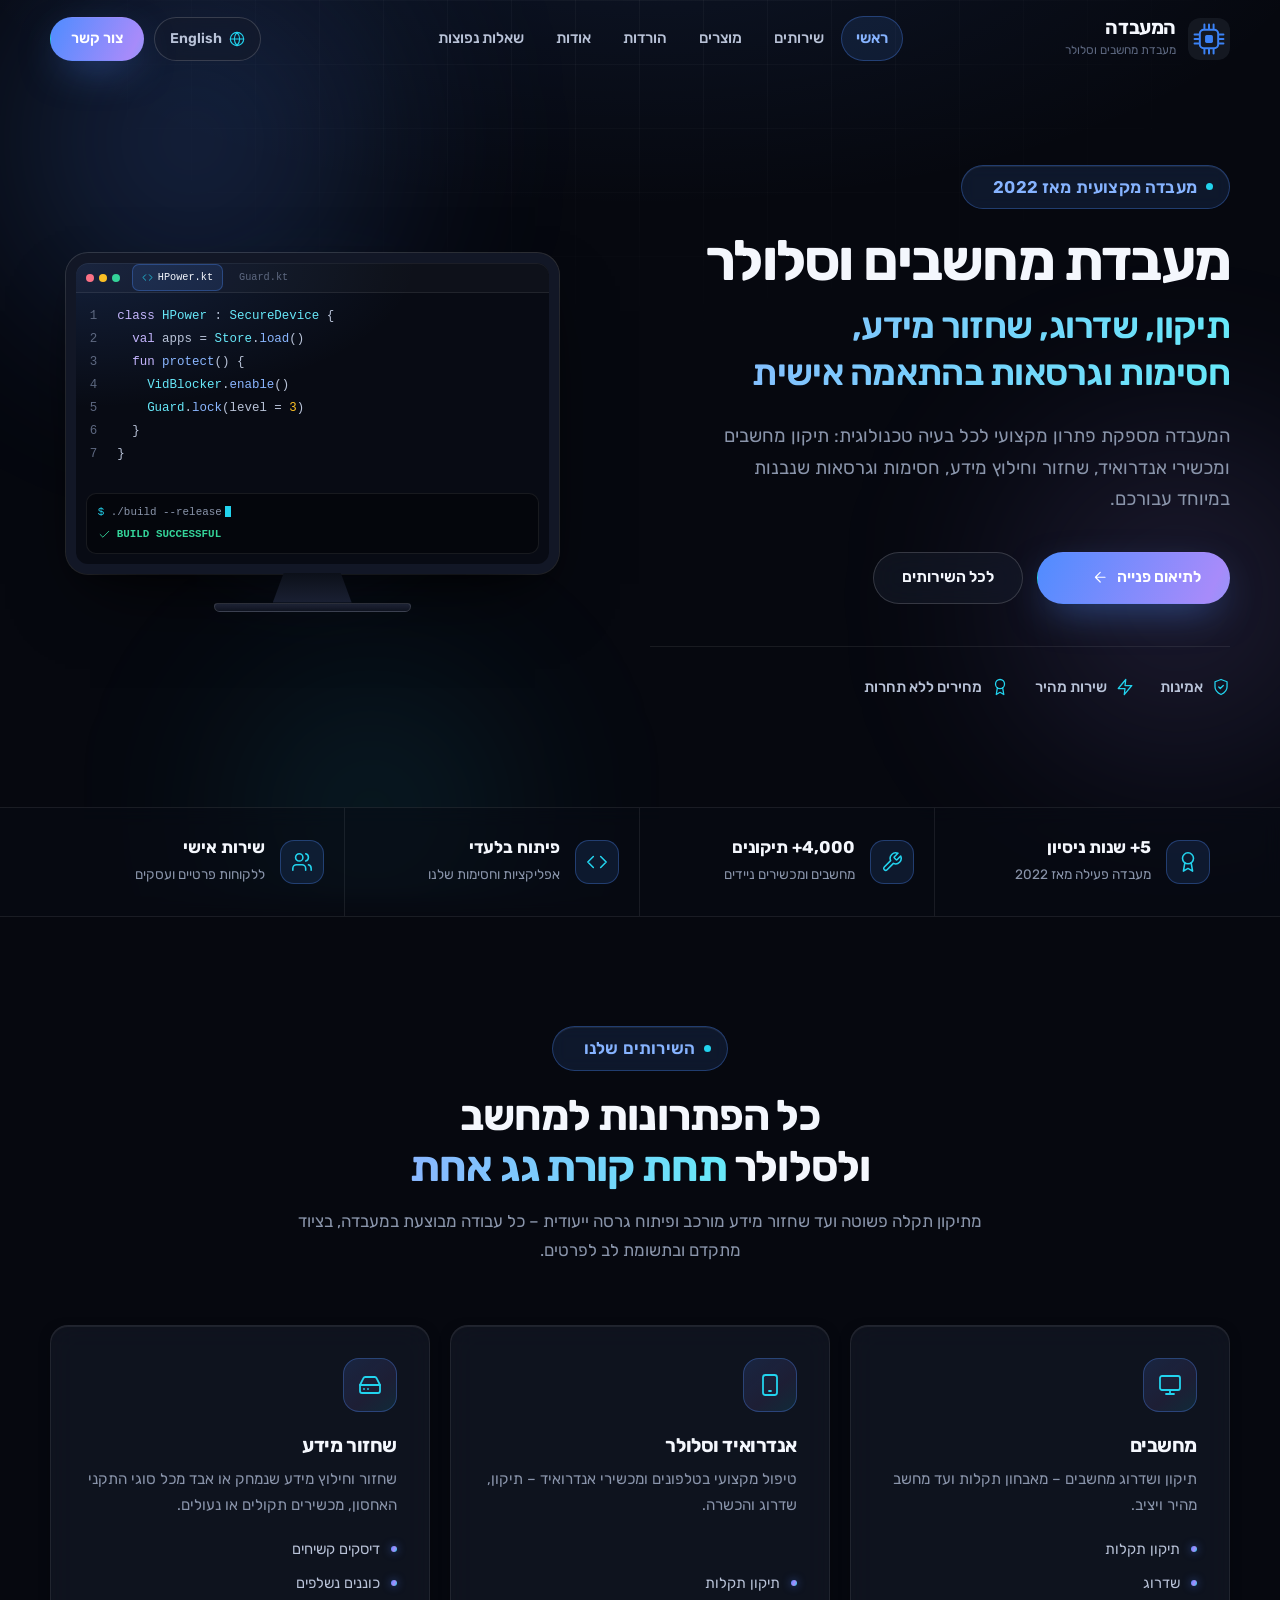
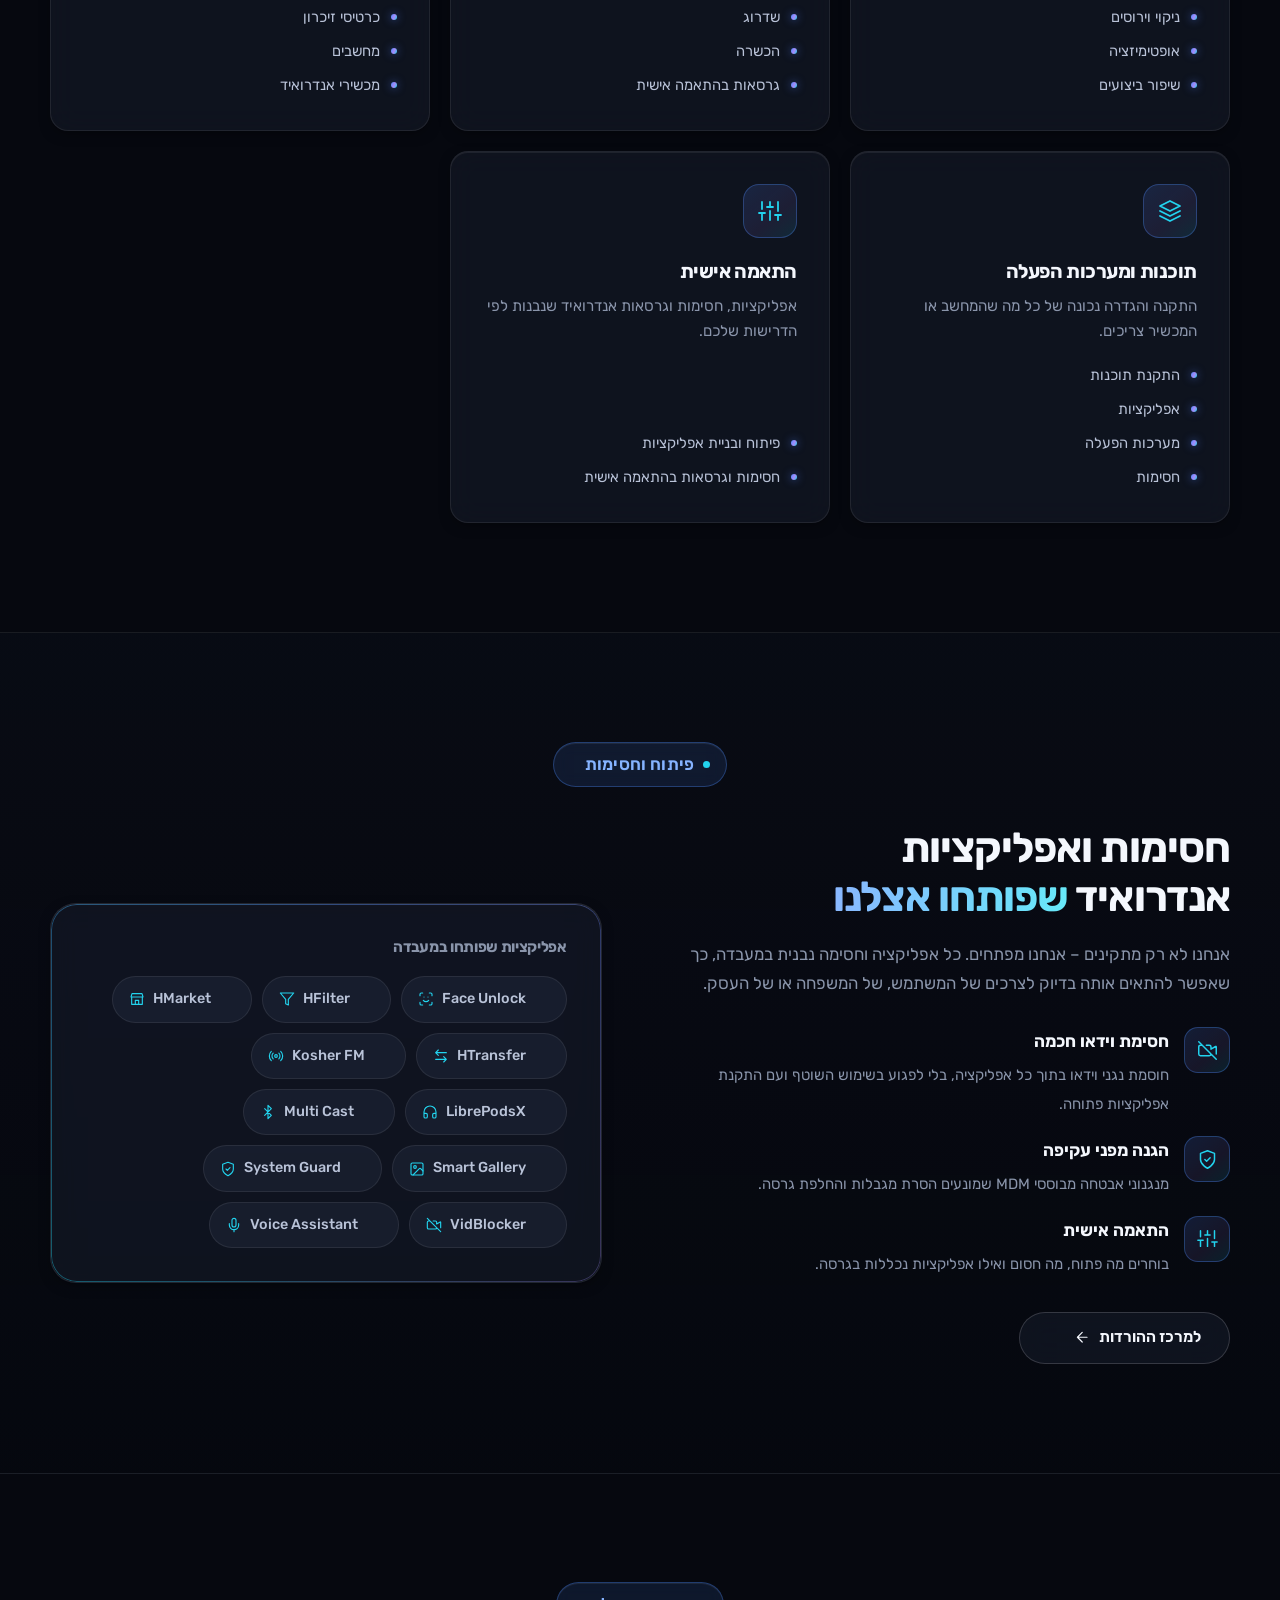
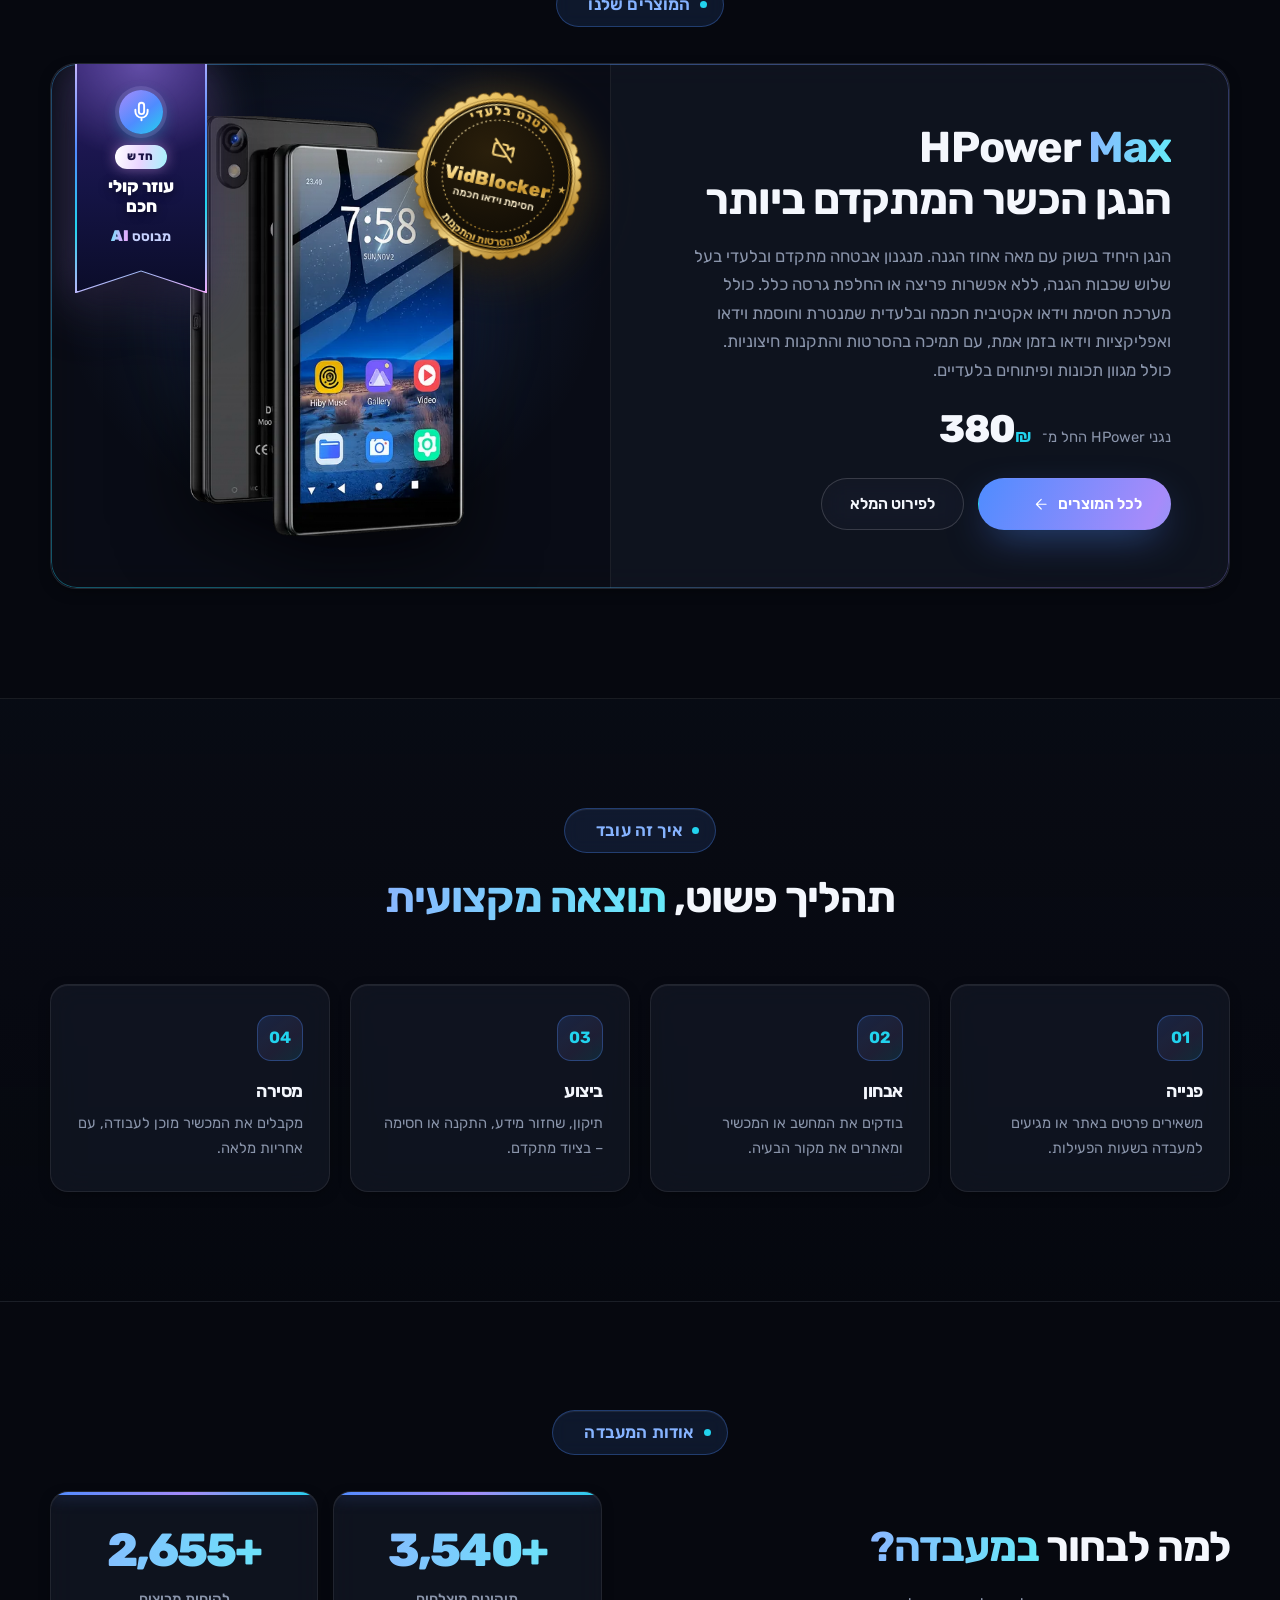
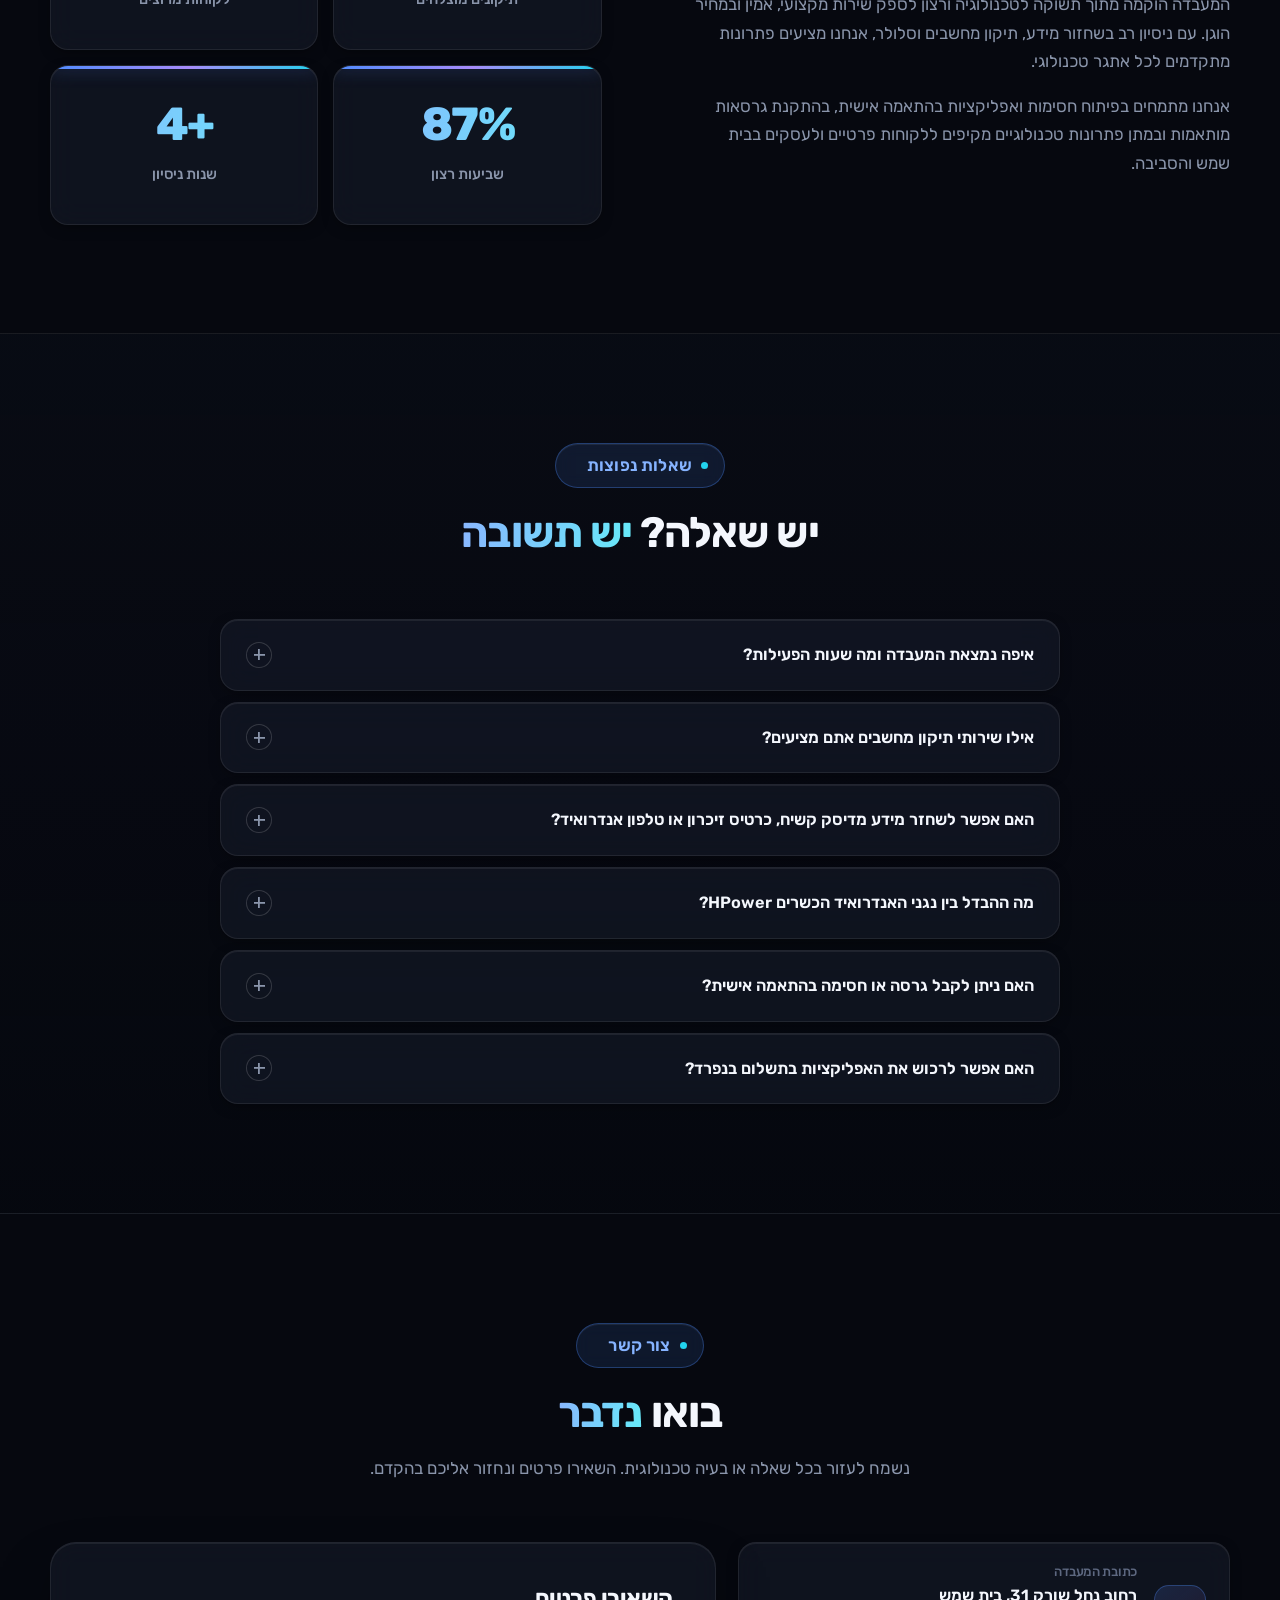
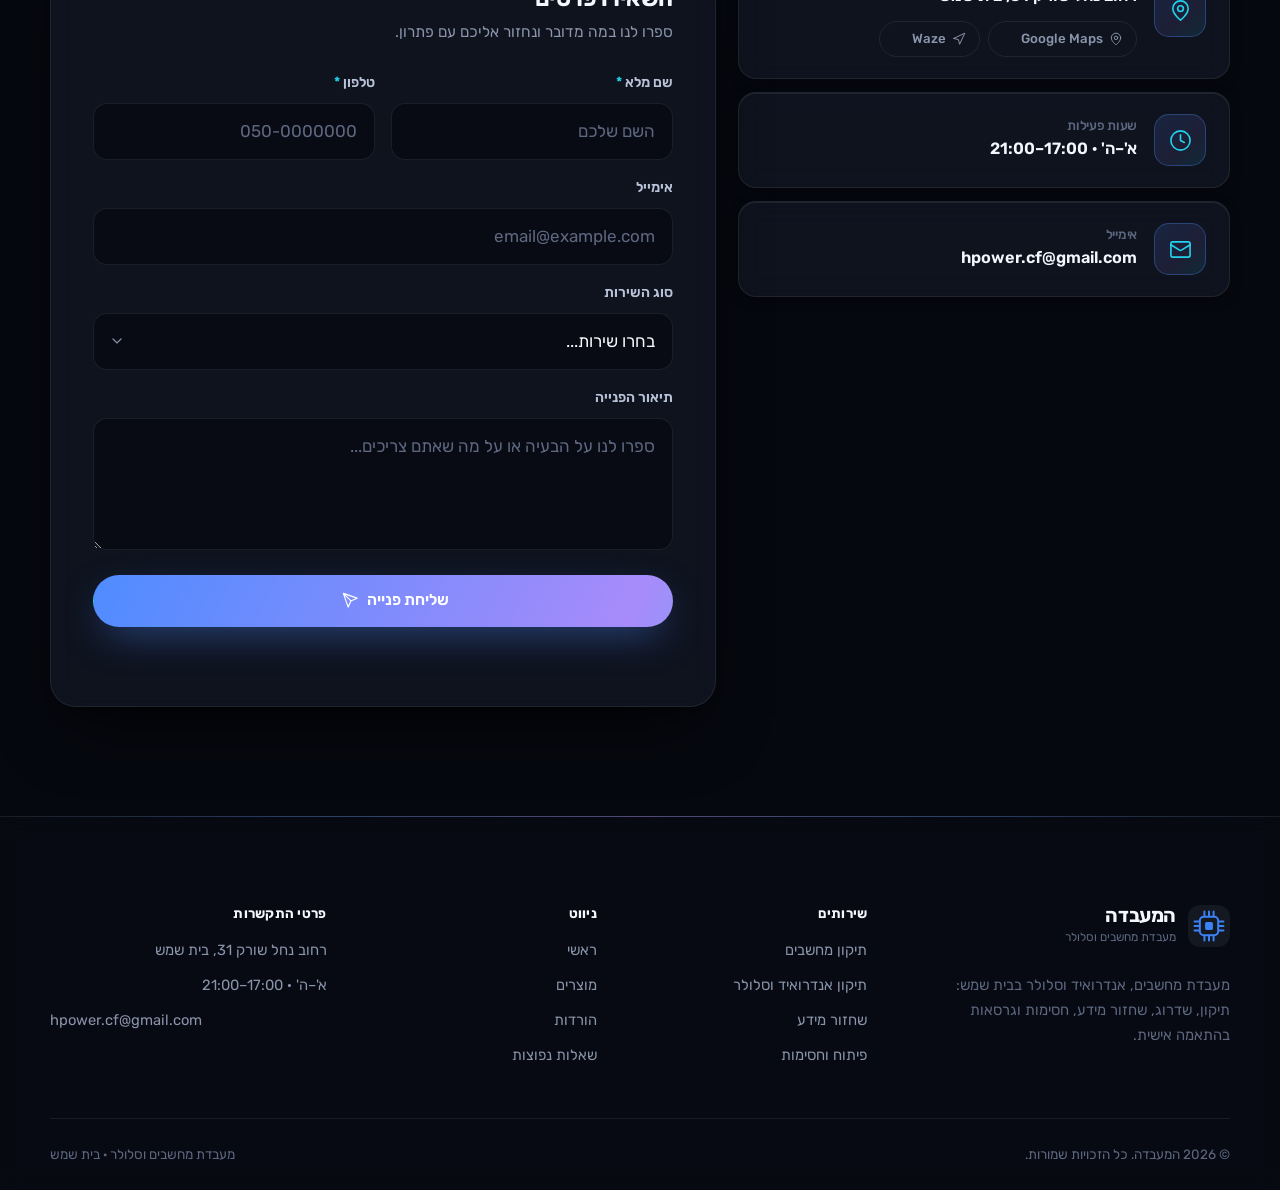
<file: index.html>
<!DOCTYPE html>
<html lang="he" dir="rtl">
<head>
  <meta charset="UTF-8">
  <meta name="viewport" content="width=device-width, initial-scale=1">
  <title>המעבדה | מעבדת מחשבים, סלולר ושחזור מידע בבית שמש</title>
  <meta name="description" content="המעבדה בבית שמש – תיקון מחשבים ומכשירי אנדרואיד, שחזור מידע מדיסקים, כרטיסי זיכרון וטלפונים, נגני אנדרואיד כשרים HPower ופיתוח חסימות וגרסאות בהתאמה אישית.">
  <meta name="robots" content="index, follow, max-image-preview:large">
  <link rel="canonical" href="https://www.yosef-mobile.co.il/">
  <link rel="alternate" hreflang="he" href="https://www.yosef-mobile.co.il/">
  <link rel="alternate" hreflang="en" href="https://www.yosef-mobile.co.il/en/">
  <link rel="alternate" hreflang="x-default" href="https://www.yosef-mobile.co.il/">
  <meta name="theme-color" content="#06080f">
  <meta name="format-detection" content="telephone=no">

  <meta property="og:type" content="website">
  <meta property="og:locale" content="he_IL">
  <meta property="og:site_name" content="המעבדה">
  <meta property="og:title" content="המעבדה | מעבדת מחשבים, סלולר ושחזור מידע בבית שמש">
  <meta property="og:description" content="תיקון מחשבים ואנדרואיד, שחזור מידע, נגני אנדרואיד כשרים וחסימות בהתאמה אישית – שירות מקצועי ואישי בבית שמש.">
  <meta property="og:url" content="https://www.yosef-mobile.co.il/">
  <meta property="og:image" content="https://www.yosef-mobile.co.il/assets/img/og-image.jpg">
  <meta property="og:image:width" content="1200">
  <meta property="og:image:height" content="630">
  <meta property="og:image:alt" content="המעבדה – מעבדת מחשבים וסלולר בבית שמש">
  <meta name="twitter:card" content="summary_large_image">

  <link rel="icon" href="assets/img/favicon.svg" type="image/svg+xml">
  <link rel="icon" href="assets/img/favicon-32.png" sizes="32x32" type="image/png">
  <link rel="apple-touch-icon" href="assets/img/apple-touch-icon.png">
  <link rel="manifest" href="site.webmanifest">

  <link rel="preconnect" href="https://fonts.googleapis.com">
  <link rel="preconnect" href="https://fonts.gstatic.com" crossorigin>
  <link rel="stylesheet" href="https://fonts.googleapis.com/css2?family=Rubik:wght@300..900&display=swap">
  <link rel="stylesheet" href="assets/css/style.css">
  <script>document.documentElement.classList.add("js")</script>

  <script type="application/ld+json">
  {
    "@context": "https://schema.org",
    "@graph": [
      {
        "@type": "LocalBusiness",
        "@id": "https://www.yosef-mobile.co.il/#business",
        "name": "המעבדה – מעבדת מחשבים וסלולר",
        "alternateName": ["המעבדה", "HPower"],
        "description": "מעבדת מחשבים, אנדרואיד וסלולר בבית שמש: תיקון מחשבים, תיקון מכשירי אנדרואיד, שחזור מידע, התקנת תוכנות, נגני אנדרואיד כשרים ופיתוח חסימות וגרסאות בהתאמה אישית.",
        "url": "https://www.yosef-mobile.co.il/",
        "email": "hpower.cf@gmail.com",
        "image": "https://www.yosef-mobile.co.il/assets/img/og-image.jpg",
        "logo": "https://www.yosef-mobile.co.il/assets/img/icon-512.png",
        "foundingDate": "2022",
        "currenciesAccepted": "ILS",
        "address": {
          "@type": "PostalAddress",
          "streetAddress": "נחל שורק 31",
          "addressLocality": "בית שמש",
          "addressCountry": "IL"
        },
        "areaServed": { "@type": "City", "name": "בית שמש" },
        "openingHoursSpecification": [
          {
            "@type": "OpeningHoursSpecification",
            "dayOfWeek": ["Sunday", "Monday", "Tuesday", "Wednesday", "Thursday"],
            "opens": "17:00",
            "closes": "21:00"
          }
        ],
        "hasOfferCatalog": {
          "@type": "OfferCatalog",
          "name": "שירותי המעבדה",
          "itemListElement": [
            { "@type": "Offer", "itemOffered": { "@type": "Service", "name": "תיקון מחשבים", "description": "תיקון תקלות, שדרוג, ניקוי וירוסים ושיפור ביצועים למחשבים נייחים וניידים." } },
            { "@type": "Offer", "itemOffered": { "@type": "Service", "name": "תיקון מכשירי אנדרואיד", "description": "תיקון תקלות, שדרוג, הכשרה והתקנת גרסאות בהתאמה אישית לטלפונים ונגני אנדרואיד." } },
            { "@type": "Offer", "itemOffered": { "@type": "Service", "name": "שחזור מידע", "description": "שחזור וחילוץ מידע מדיסקים קשיחים, כוננים נשלפים, כרטיסי זיכרון, מחשבים ומכשירי אנדרואיד." } },
            { "@type": "Offer", "itemOffered": { "@type": "Service", "name": "התקנת תוכנות ומערכות הפעלה", "description": "התקנת תוכנות, אפליקציות, מערכות הפעלה וחסימות." } },
            { "@type": "Offer", "itemOffered": { "@type": "Service", "name": "פיתוח אפליקציות וחסימות בהתאמה אישית", "description": "פיתוח ובניית אפליקציות, חסימות וגרסאות אנדרואיד בהתאמה אישית." } }
          ]
        }
      },
      {
        "@type": "WebSite",
        "@id": "https://www.yosef-mobile.co.il/#website",
        "url": "https://www.yosef-mobile.co.il/",
        "name": "המעבדה",
        "inLanguage": "he-IL",
        "publisher": { "@id": "https://www.yosef-mobile.co.il/#business" }
      },
      {
        "@type": "FAQPage",
        "mainEntity": [
          { "@type": "Question", "name": "איפה נמצאת המעבדה ומה שעות הפעילות?", "acceptedAnswer": { "@type": "Answer", "text": "המעבדה נמצאת ברחוב נחל שורק 31 בבית שמש. שעות הפעילות: ימים א'–ה' בין 17:00 ל־21:00." } },
          { "@type": "Question", "name": "אילו שירותי תיקון מחשבים אתם מציעים?", "acceptedAnswer": { "@type": "Answer", "text": "אנחנו מטפלים בתקלות חומרה ותוכנה, שדרוג, ניקוי וירוסים, אופטימיזציה ושיפור ביצועים, וכן התקנת מערכות הפעלה ותוכנות." } },
          { "@type": "Question", "name": "האם אפשר לשחזר מידע מדיסק קשיח, כרטיס זיכרון או טלפון אנדרואיד?", "acceptedAnswer": { "@type": "Answer", "text": "כן. אנחנו מבצעים שחזור וחילוץ מידע מדיסקים קשיחים, כוננים נשלפים, כרטיסי זיכרון, מחשבים ומכשירי אנדרואיד. הסיכוי להצלחה תלוי במצב ההתקן, ולכן מומלץ להפסיק להשתמש בו מיד ולהביא אותו למעבדה בהקדם." } },
          { "@type": "Question", "name": "מה ההבדל בין נגני האנדרואיד הכשרים HPower?", "acceptedAnswer": { "@type": "Answer", "text": "כל הדגמים כוללים מנגנון בלעדי לחסימת וידאו בכל האפליקציות עם התקנת אפליקציות פתוחה, חנות כשרה ומתקדמת ורדיו כשר בלעדי. HPower Max הוא הנגן הכשר המתקדם ביותר, עם 32GB זיכרון אחסון, חנות של 300 אפליקציות ומשחקים ומנגנון אבטחה בלעדי בעל שלוש שכבות הגנה." } },
          { "@type": "Question", "name": "האם ניתן לקבל גרסה או חסימה בהתאמה אישית?", "acceptedAnswer": { "@type": "Answer", "text": "כן. אנחנו מפתחים גרסאות אנדרואיד, חסימות ואפליקציות בהתאמה אישית ללקוחות פרטיים ולעסקים." } },
          { "@type": "Question", "name": "האם אפשר לרכוש את האפליקציות בתשלום בנפרד?", "acceptedAnswer": { "@type": "Answer", "text": "האפליקציות והשירותים בתשלום אינם נמכרים בנפרד, אלא כחלק מגרסאות ומדגמים נבחרים בלבד. אפליקציות חינמיות כמו Kosher FM,‏ VidBlocker,‏ Smart Gallery ו־System Guard זמינות להורדה באתר." } }
        ]
      }
    ]
  }
  </script>
</head>
<body>
  <svg xmlns="http://www.w3.org/2000/svg" style="position:absolute;width:0;height:0;overflow:hidden" aria-hidden="true" focusable="false">
<symbol id="i-monitor" viewBox="0 0 24 24"><rect x="2" y="3" width="20" height="14" rx="2"/><path d="M8 21h8M12 17v4"/></symbol>
  <symbol id="i-phone" viewBox="0 0 24 24"><rect x="5" y="2" width="14" height="20" rx="2.5"/><path d="M11 18h2"/></symbol>
  <symbol id="i-drive" viewBox="0 0 24 24"><path d="M22 12H2"/><path d="M5.45 5.11 2 12v6a2 2 0 0 0 2 2h16a2 2 0 0 0 2-2v-6l-3.45-6.89A2 2 0 0 0 16.76 4H7.24a2 2 0 0 0-1.79 1.11z"/><path d="M6 16h.01M10 16h.01"/></symbol>
  <symbol id="i-code" viewBox="0 0 24 24"><path d="m16 18 6-6-6-6M8 6l-6 6 6 6"/></symbol>
  <symbol id="i-shield" viewBox="0 0 24 24"><path d="M12 22s8-4 8-10V5l-8-3-8 3v7c0 6 8 10 8 10z"/><path d="m9 12 2 2 4-4"/></symbol>
  <symbol id="i-sliders" viewBox="0 0 24 24"><path d="M4 21v-7M4 10V3M12 21v-9M12 8V3M20 21v-5M20 12V3M1 14h6M9 8h6M17 16h6"/></symbol>
  <symbol id="i-headphones" viewBox="0 0 24 24"><path d="M3 14h3a2 2 0 0 1 2 2v3a2 2 0 0 1-2 2H5a2 2 0 0 1-2-2v-7a9 9 0 0 1 18 0v7a2 2 0 0 1-2 2h-1a2 2 0 0 1-2-2v-3a2 2 0 0 1 2-2h3"/></symbol>
  <symbol id="i-mail" viewBox="0 0 24 24"><rect x="2" y="4" width="20" height="16" rx="2"/><path d="m22 7-8.97 5.7a1.94 1.94 0 0 1-2.06 0L2 7"/></symbol>
  <symbol id="i-pin" viewBox="0 0 24 24"><path d="M20 10c0 6-8 12-8 12s-8-6-8-12a8 8 0 0 1 16 0z"/><circle cx="12" cy="10" r="3"/></symbol>
  <symbol id="i-clock" viewBox="0 0 24 24"><circle cx="12" cy="12" r="10"/><path d="M12 6v6l4 2"/></symbol>
  <symbol id="i-arrow" viewBox="0 0 24 24"><path d="M19 12H5M12 19l-7-7 7-7"/></symbol>
  <symbol id="i-check" viewBox="0 0 24 24"><path d="M20 6 9 17l-5-5"/></symbol>
  <symbol id="i-x" viewBox="0 0 24 24"><path d="M18 6 6 18M6 6l12 12"/></symbol>
  <symbol id="i-minus" viewBox="0 0 24 24"><path d="M6 12h12"/></symbol>
  <symbol id="i-menu" viewBox="0 0 24 24"><path d="M4 7h16M4 12h16M4 17h16"/></symbol>
  <symbol id="i-download" viewBox="0 0 24 24"><path d="M21 15v4a2 2 0 0 1-2 2H5a2 2 0 0 1-2-2v-4M7 10l5 5 5-5M12 15V3"/></symbol>
  <symbol id="i-bag" viewBox="0 0 24 24"><path d="M6 2 3 6v14a2 2 0 0 0 2 2h14a2 2 0 0 0 2-2V6l-3-4z"/><path d="M3 6h18M16 10a4 4 0 0 1-8 0"/></symbol>
  <symbol id="i-external" viewBox="0 0 24 24"><path d="M15 3h6v6M10 14 21 3M18 13v6a2 2 0 0 1-2 2H5a2 2 0 0 1-2-2V8a2 2 0 0 1 2-2h6"/></symbol>
  <symbol id="i-zap" viewBox="0 0 24 24"><path d="M13 2 3 14h9l-1 8 10-12h-9l1-8z"/></symbol>
  <symbol id="i-award" viewBox="0 0 24 24"><circle cx="12" cy="8" r="6"/><path d="M15.48 12.89 17 22l-5-3-5 3 1.52-9.11"/></symbol>
  <symbol id="i-users" viewBox="0 0 24 24"><path d="M16 21v-2a4 4 0 0 0-4-4H6a4 4 0 0 0-4 4v2"/><circle cx="9" cy="7" r="4"/><path d="M22 21v-2a4 4 0 0 0-3-3.87M16 3.13a4 4 0 0 1 0 7.75"/></symbol>
  <symbol id="i-wrench" viewBox="0 0 24 24"><path d="M14.7 6.3a1 1 0 0 0 0 1.4l1.6 1.6a1 1 0 0 0 1.4 0l3.77-3.77a6 6 0 0 1-7.94 7.94l-6.91 6.91a2.12 2.12 0 0 1-3-3l6.91-6.91a6 6 0 0 1 7.94-7.94l-3.76 3.76z"/></symbol>
  <symbol id="i-globe" viewBox="0 0 24 24"><circle cx="12" cy="12" r="10"/><path d="M2 12h20M12 2a15.3 15.3 0 0 1 4 10 15.3 15.3 0 0 1-4 10 15.3 15.3 0 0 1-4-10 15.3 15.3 0 0 1 4-10z"/></symbol>
  <symbol id="i-play" viewBox="0 0 24 24"><rect x="2" y="4" width="20" height="16" rx="3"/><path d="m10 9 5 3-5 3z"/></symbol>
  <symbol id="i-video-off" viewBox="0 0 24 24"><path d="M10.66 6H14a2 2 0 0 1 2 2v2.5l5.25-3.06a.5.5 0 0 1 .75.43v8.2M16 16a2 2 0 0 1-2 2H4a2 2 0 0 1-2-2V8a2 2 0 0 1 2-2h2M2 2l20 20"/></symbol>
  <symbol id="i-store" viewBox="0 0 24 24"><path d="M3 9 4.5 4h15L21 9M4 9v11h16V9M3 9h18M9.5 20v-6h5v6"/></symbol>
  <symbol id="i-radio" viewBox="0 0 24 24"><circle cx="12" cy="12" r="2"/><path d="M16.24 7.76a6 6 0 0 1 0 8.49M7.76 16.24a6 6 0 0 1 0-8.49M19.07 4.93a10 10 0 0 1 0 14.14M4.93 19.07a10 10 0 0 1 0-14.14"/></symbol>
  <symbol id="i-face" viewBox="0 0 24 24"><path d="M3 7V5a2 2 0 0 1 2-2h2M17 3h2a2 2 0 0 1 2 2v2M21 17v2a2 2 0 0 1-2 2h-2M7 21H5a2 2 0 0 1-2-2v-2M8 14s1.5 2 4 2 4-2 4-2M9 9h.01M15 9h.01"/></symbol>
  <symbol id="i-filter" viewBox="0 0 24 24"><path d="M22 3H2l8 9.46V19l4 2v-8.54L22 3z"/></symbol>
  <symbol id="i-transfer" viewBox="0 0 24 24"><path d="M8 3 4 7l4 4M4 7h16M16 21l4-4-4-4M20 17H4"/></symbol>
  <symbol id="i-image" viewBox="0 0 24 24"><rect x="3" y="3" width="18" height="18" rx="2"/><circle cx="9" cy="9" r="2"/><path d="m21 15-3.09-3.09a2 2 0 0 0-2.82 0L6 21"/></symbol>
  <symbol id="i-mic" viewBox="0 0 24 24"><rect x="9" y="2" width="6" height="13" rx="3"/><path d="M19 10v2a7 7 0 0 1-14 0v-2M12 19v3"/></symbol>
  <symbol id="i-lock" viewBox="0 0 24 24"><rect x="3" y="11" width="18" height="11" rx="2"/><path d="M7 11V7a5 5 0 0 1 10 0v4"/></symbol>
  <symbol id="i-cpu" viewBox="0 0 24 24"><rect x="4" y="4" width="16" height="16" rx="2"/><rect x="9" y="9" width="6" height="6" rx="1"/><path d="M15 2v2M15 20v2M2 15h2M2 9h2M20 15h2M20 9h2M9 2v2M9 20v2"/></symbol>
  <symbol id="i-battery" viewBox="0 0 24 24"><rect x="2" y="7" width="16" height="10" rx="2"/><path d="M22 11v2M6 11v2M10 11v2"/></symbol>
  <symbol id="i-camera" viewBox="0 0 24 24"><path d="M14.5 4h-5L7 7H4a2 2 0 0 0-2 2v9a2 2 0 0 0 2 2h16a2 2 0 0 0 2-2V9a2 2 0 0 0-2-2h-3l-2.5-3z"/><circle cx="12" cy="13" r="3"/></symbol>
  <symbol id="i-layers" viewBox="0 0 24 24"><path d="m12 2 10 5-10 5L2 7l10-5z"/><path d="m2 17 10 5 10-5M2 12l10 5 10-5"/></symbol>
  <symbol id="i-android" viewBox="0 0 24 24"><path d="M5 16V11a7 7 0 0 1 14 0v5z"/><path d="M5 16h14v2a2 2 0 0 1-2 2H7a2 2 0 0 1-2-2zM7 5 5.5 3M17 5l1.5-2"/><path d="M9.5 10h.01M14.5 10h.01"/></symbol>
  <symbol id="i-bluetooth" viewBox="0 0 24 24"><path d="m7 7 10 10-5 5V2l5 5L7 17"/></symbol>
  <symbol id="i-send" viewBox="0 0 24 24"><path d="M22 2 11 13M22 2l-7 20-4-9-9-4 20-7z"/></symbol>
  <symbol id="i-nav" viewBox="0 0 24 24"><path d="m3 11 19-9-9 19-2-8-8-2z"/></symbol>
  <symbol id="i-sparkle" viewBox="0 0 24 24"><path d="M12 3v4M12 17v4M3 12h4M17 12h4M6.3 6.3l2.1 2.1M15.6 15.6l2.1 2.1M6.3 17.7l2.1-2.1M15.6 8.4l2.1-2.1"/></symbol>
  <symbol id="i-message" viewBox="0 0 24 24"><path d="M21 15a2 2 0 0 1-2 2H7l-4 4V5a2 2 0 0 1 2-2h14a2 2 0 0 1 2 2z"/></symbol>
  <symbol id="i-search" viewBox="0 0 24 24"><circle cx="11" cy="11" r="8"/><path d="m21 21-4.35-4.35"/></symbol>
  <symbol id="i-bug" viewBox="0 0 24 24"><rect x="8" y="6" width="8" height="14" rx="4"/><path d="M12 20v-9M3 13h5M16 13h5M4 7l4 2M20 7l-4 2M4 19l4-2M20 19l-4-2M9 3l1.5 3M15 3l-1.5 3"/></symbol>
  <symbol id="i-languages" viewBox="0 0 24 24"><path d="m5 8 6 6M4 14l6-6 2-3M2 5h12M7 2h1M22 22l-5-10-5 10M14 18h6"/></symbol>
</svg>
  <a class="skip-link" href="#main">דלג לתוכן הראשי</a>

  <header class="site-header">
    <div class="container header-inner">
      <a class="brand" href="./" aria-label="המעבדה – לעמוד הבית">
        <img class="brand-mark" src="assets/img/favicon.svg" width="42" height="42" alt="">
        <span>
          <span class="brand-name">המעבדה</span>
          <span class="brand-tag">מעבדת מחשבים וסלולר</span>
        </span>
      </a>

      <nav class="main-nav" id="main-nav" aria-label="ניווט ראשי">
        <ul>
          <li><a href="./" aria-current="page">ראשי</a></li>
          <li><a href="#services">שירותים</a></li>
          <li><a href="products.html">מוצרים</a></li>
          <li><a href="downloads.html">הורדות</a></li>
          <li><a href="#about">אודות</a></li>
          <li><a href="#faq">שאלות נפוצות</a></li>
        </ul>
      </nav>

      <div class="header-actions">
        <a class="lang-switch" href="en/" hreflang="en" lang="en" aria-label="English version"><svg class="icon" aria-hidden="true"><use href="#i-globe"/></svg>English</a>
        <a class="btn btn-primary btn-sm" href="#contact">צור קשר</a>
        <button class="nav-toggle" type="button" aria-controls="main-nav" aria-expanded="false" aria-label="פתיחת תפריט">
          <svg class="icon icon-open" aria-hidden="true"><use href="#i-menu"/></svg>
          <svg class="icon icon-close" aria-hidden="true"><use href="#i-x"/></svg>
        </button>
      </div>
    </div>
  </header>

  <main id="main">

    <!-- Hero -->
    <section class="hero" aria-labelledby="hero-title">
      <div class="container hero-grid">
        <div class="hero-text">
          <p class="eyebrow reveal">מעבדה מקצועית מאז 2022</p>
          <h1 id="hero-title" class="reveal" style="--d:.08s">
            מעבדת מחשבים וסלולר
            <span class="line-2 grad-text">תיקון, שדרוג, שחזור מידע, חסימות וגרסאות בהתאמה אישית</span>
          </h1>
          <p class="hero-lead reveal" style="--d:.16s">
            המעבדה מספקת פתרון מקצועי לכל בעיה טכנולוגית: תיקון מחשבים ומכשירי אנדרואיד, שחזור וחילוץ מידע, חסימות וגרסאות שנבנות במיוחד עבורכם.
          </p>
          <div class="hero-actions reveal" style="--d:.24s">
            <a class="btn btn-primary" href="#contact">
              לתיאום פנייה
              <svg class="icon icon-arrow" aria-hidden="true"><use href="#i-arrow"/></svg>
            </a>
            <a class="btn btn-ghost" href="#services">לכל השירותים</a>
          </div>
          <ul class="hero-points reveal" style="--d:.32s">
            <li><svg class="icon" aria-hidden="true"><use href="#i-shield"/></svg>אמינות</li>
            <li><svg class="icon" aria-hidden="true"><use href="#i-zap"/></svg>שירות מהיר</li>
            <li><svg class="icon" aria-hidden="true"><use href="#i-award"/></svg>מחירים ללא תחרות</li>
          </ul>
        </div>

        <div class="hero-visual reveal" style="--d:.2s" aria-hidden="true">
          <div class="hero-stage">
            <!-- סצנה 1: מחשב עם קוד שנכתב ונבנה -->
            <div class="hero-scene scene-pc is-active">
              <div class="pc">
                <div class="pc-screen" dir="ltr">
                  <span class="pc-sheen"></span>

                  <div class="pc-bar">
                    <span class="pc-dots"><i></i><i></i><i></i></span>
                    <span class="pc-tab"><svg class="icon"><use href="#i-code"/></svg>HPower.kt</span>
                    <span class="pc-tab is-dim">Guard.kt</span>
                  </div>

                  <div class="pc-code">
                    <span class="cl" style="--i:0"><b>1</b><em class="k">class</em> <em class="t">HPower</em> : <em class="t">SecureDevice</em> {</span>
                    <span class="cl" style="--i:1"><b>2</b>  <em class="k">val</em> apps = <em class="t">Store</em>.<em class="f">load</em>()</span>
                    <span class="cl" style="--i:2"><b>3</b>  <em class="k">fun</em> <em class="f">protect</em>() {</span>
                    <span class="cl" style="--i:3"><b>4</b>    <em class="t">VidBlocker</em>.<em class="f">enable</em>()</span>
                    <span class="cl" style="--i:4"><b>5</b>    <em class="t">Guard</em>.<em class="f">lock</em>(level = <em class="n">3</em>)</span>
                    <span class="cl" style="--i:5"><b>6</b>  }</span>
                    <span class="cl" style="--i:6"><b>7</b>}</span>
                  </div>

                  <div class="pc-term">
                    <span class="pc-cmd"><em class="p">$</em> ./build --release<span class="pc-caret"></span></span>
                    <span class="pc-ok"><svg class="icon"><use href="#i-check"/></svg>BUILD SUCCESSFUL</span>
                  </div>
                </div>
                <span class="pc-neck"></span>
                <span class="pc-base"></span>
              </div>
            </div>

            <!-- סצנה 2: טלפון עם מנגנון החסימה בפעולה -->
            <div class="hero-scene scene-phone">
              <div class="phone">
                <span class="phone-cam"></span>
                <div class="phone-screen">
                  <span class="phone-sheen"></span>

                  <div class="ph-status">
                    <span>9:41</span>
                    <span class="ph-sig">
                      <svg class="icon"><use href="#i-radio"/></svg>
                      <svg class="icon"><use href="#i-battery"/></svg>
                    </span>
                  </div>

                  <div class="ph-head">
                    <strong>HPower</strong>
                    <span>מערכת מוגנת</span>
                  </div>

                  <div class="ph-apps">
                    <span class="ph-app" style="--i:0"><span class="ph-ico"><svg class="icon"><use href="#i-face"/></svg></span><span class="ph-name">Face Unlock</span></span>
                    <span class="ph-app" style="--i:1"><span class="ph-ico"><svg class="icon"><use href="#i-filter"/></svg></span><span class="ph-name">HFilter</span></span>
                    <span class="ph-app" style="--i:2"><span class="ph-ico"><svg class="icon"><use href="#i-store"/></svg></span><span class="ph-name">HMarket</span></span>
                    <span class="ph-app" style="--i:3"><span class="ph-ico"><svg class="icon"><use href="#i-transfer"/></svg></span><span class="ph-name">HTransfer</span></span>
                    <span class="ph-app" style="--i:4"><span class="ph-ico"><svg class="icon"><use href="#i-radio"/></svg></span><span class="ph-name">Kosher FM</span></span>
                    <span class="ph-app" style="--i:5"><span class="ph-ico"><svg class="icon"><use href="#i-headphones"/></svg></span><span class="ph-name">LibrePodsX</span></span>
                    <span class="ph-app" style="--i:6"><span class="ph-ico"><svg class="icon"><use href="#i-bluetooth"/></svg></span><span class="ph-name">Multi Cast</span></span>
                    <span class="ph-app" style="--i:7"><span class="ph-ico"><svg class="icon"><use href="#i-image"/></svg></span><span class="ph-name">Smart Gallery</span></span>
                    <span class="ph-app" style="--i:8"><span class="ph-ico"><svg class="icon"><use href="#i-shield"/></svg></span><span class="ph-name">System Guard</span></span>
                    <span class="ph-app" style="--i:9"><span class="ph-ico"><svg class="icon"><use href="#i-video-off"/></svg></span><span class="ph-name">VidBlocker</span></span>
                    <span class="ph-app" style="--i:10"><span class="ph-ico"><svg class="icon"><use href="#i-mic"/></svg></span><span class="ph-name">Voice Assistant</span></span>
                  </div>

                  <div class="ph-live"><span class="ph-dot"></span>מנגנון החסימה פעיל</div>

                  <span class="phone-home"></span>
                </div>
              </div>
            </div>
          </div>

        </div>
      </div>
    </section>

    <!-- Trust bar -->
    <section class="trust" aria-label="למה המעבדה">
      <div class="container trust-grid">
        <div class="trust-item"><svg class="icon" aria-hidden="true"><use href="#i-award"/></svg><div><strong>5+ שנות ניסיון</strong><span>מעבדה פעילה מאז 2022</span></div></div>
        <div class="trust-item"><svg class="icon" aria-hidden="true"><use href="#i-wrench"/></svg><div><strong>4,000+ תיקונים</strong><span>מחשבים ומכשירים ניידים</span></div></div>
        <div class="trust-item"><svg class="icon" aria-hidden="true"><use href="#i-code"/></svg><div><strong>פיתוח בלעדי</strong><span>אפליקציות וחסימות שלנו</span></div></div>
        <div class="trust-item"><svg class="icon" aria-hidden="true"><use href="#i-users"/></svg><div><strong>שירות אישי</strong><span>ללקוחות פרטיים ועסקים</span></div></div>
      </div>
    </section>

    <!-- Services -->
    <section class="section" id="services" aria-labelledby="services-title">
      <div class="container">
        <div class="section-head center reveal">
          <p class="eyebrow">השירותים שלנו</p>
          <h2 id="services-title">כל הפתרונות למחשב ולסלולר <span class="grad-text">תחת קורת גג אחת</span></h2>
          <p>מתיקון תקלה פשוטה ועד שחזור מידע מורכב ופיתוח גרסה ייעודית – כל עבודה מבוצעת במעבדה, בציוד מתקדם ובתשומת לב לפרטים.</p>
        </div>

        <div class="card-grid">
          <article class="card reveal">
            <div class="card-icon"><svg class="icon" aria-hidden="true"><use href="#i-monitor"/></svg></div>
            <h3>מחשבים</h3>
            <p>תיקון ושדרוג מחשבים – מאבחון תקלות ועד מחשב מהיר ויציב.</p>
            <ul class="ticks">
              <li>תיקון תקלות</li>
              <li>שדרוג</li>
              <li>ניקוי וירוסים</li>
              <li>אופטימיזציה</li>
              <li>שיפור ביצועים</li>
            </ul>
          </article>

          <article class="card reveal">
            <div class="card-icon"><svg class="icon" aria-hidden="true"><use href="#i-phone"/></svg></div>
            <h3>אנדרואיד וסלולר</h3>
            <p>טיפול מקצועי בטלפונים ומכשירי אנדרואיד – תיקון, שדרוג והכשרה.</p>
            <ul class="ticks">
              <li>תיקון תקלות</li>
              <li>שדרוג</li>
              <li>הכשרה</li>
              <li>גרסאות בהתאמה אישית</li>
            </ul>
          </article>

          <article class="card reveal">
            <div class="card-icon"><svg class="icon" aria-hidden="true"><use href="#i-drive"/></svg></div>
            <h3>שחזור מידע</h3>
            <p>שחזור וחילוץ מידע שנמחק או אבד מכל סוגי התקני האחסון, מכשירים תקולים או נעולים.</p>
            <ul class="ticks">
              <li>דיסקים קשיחים</li>
              <li>כוננים נשלפים</li>
              <li>כרטיסי זיכרון</li>
              <li>מחשבים</li>
              <li>מכשירי אנדרואיד</li>
            </ul>
          </article>

          <article class="card reveal">
            <div class="card-icon"><svg class="icon" aria-hidden="true"><use href="#i-layers"/></svg></div>
            <h3>תוכנות ומערכות הפעלה</h3>
            <p>התקנה והגדרה נכונה של כל מה שהמחשב או המכשיר צריכים.</p>
            <ul class="ticks">
              <li>התקנת תוכנות</li>
              <li>אפליקציות</li>
              <li>מערכות הפעלה</li>
              <li>חסימות</li>
            </ul>
          </article>

          <article class="card reveal">
            <div class="card-icon"><svg class="icon" aria-hidden="true"><use href="#i-sliders"/></svg></div>
            <h3>התאמה אישית</h3>
            <p>אפליקציות, חסימות וגרסאות אנדרואיד שנבנות לפי הדרישות שלכם.</p>
            <ul class="ticks">
              <li>פיתוח ובניית אפליקציות</li>
              <li>חסימות וגרסאות בהתאמה אישית</li>
            </ul>
          </article>
        </div>
      </div>
    </section>

    <!-- Development -->
    <section class="section section-alt" id="development" aria-labelledby="dev-title">
      <div class="container">
        <div class="eyebrow-row reveal">
          <p class="eyebrow">פיתוח וחסימות</p>
        </div>
        <div class="split">
          <div class="split-text reveal">
          <h2 id="dev-title">חסימות ואפליקציות אנדרואיד <span class="grad-text">שפותחו אצלנו</span></h2>
          <p>אנחנו לא רק מתקינים – אנחנו מפתחים. כל אפליקציה וחסימה נבנית במעבדה, כך שאפשר להתאים אותה בדיוק לצרכים של המשתמש, של המשפחה או של העסק.</p>
          <ul class="feature-list">
            <li>
              <span class="fi"><svg class="icon" aria-hidden="true"><use href="#i-video-off"/></svg></span>
              <div><strong>חסימת וידאו חכמה</strong><span>חוסמת נגני וידאו בתוך כל אפליקציה, בלי לפגוע בשימוש השוטף ועם התקנת אפליקציות פתוחה.</span></div>
            </li>
            <li>
              <span class="fi"><svg class="icon" aria-hidden="true"><use href="#i-shield"/></svg></span>
              <div><strong>הגנה מפני עקיפה</strong><span>מנגנוני אבטחה מבוססי MDM שמונעים הסרת מגבלות והחלפת גרסה.</span></div>
            </li>
            <li>
              <span class="fi"><svg class="icon" aria-hidden="true"><use href="#i-sliders"/></svg></span>
              <div><strong>התאמה אישית</strong><span>בוחרים מה פתוח, מה חסום ואילו אפליקציות נכללות בגרסה.</span></div>
            </li>
          </ul>
          <a class="btn btn-ghost" href="downloads.html">
            למרכז ההורדות
            <svg class="icon icon-arrow" aria-hidden="true"><use href="#i-arrow"/></svg>
          </a>
        </div>

        <div class="dev-visual glow-border reveal" style="--d:.12s">
          <h3>אפליקציות שפותחו במעבדה</h3>
          <div class="app-cloud">
            <a class="app-pill" href="downloads.html#face-unlock"><svg class="icon" aria-hidden="true"><use href="#i-face"/></svg>Face Unlock</a>
            <a class="app-pill" href="downloads.html#hfilter"><svg class="icon" aria-hidden="true"><use href="#i-filter"/></svg>HFilter</a>
            <a class="app-pill" href="downloads.html#hmarket"><svg class="icon" aria-hidden="true"><use href="#i-store"/></svg>HMarket</a>
            <a class="app-pill" href="downloads.html#htransfer"><svg class="icon" aria-hidden="true"><use href="#i-transfer"/></svg>HTransfer</a>
            <a class="app-pill" href="downloads.html#kosher-fm"><svg class="icon" aria-hidden="true"><use href="#i-radio"/></svg>Kosher FM</a>
            <a class="app-pill" href="downloads.html#librepodsx"><svg class="icon" aria-hidden="true"><use href="#i-headphones"/></svg>LibrePodsX</a>
            <a class="app-pill" href="downloads.html#multi-cast"><svg class="icon" aria-hidden="true"><use href="#i-bluetooth"/></svg>Multi Cast</a>
            <a class="app-pill" href="downloads.html#smart-gallery"><svg class="icon" aria-hidden="true"><use href="#i-image"/></svg>Smart Gallery</a>
            <a class="app-pill" href="downloads.html#system-guard"><svg class="icon" aria-hidden="true"><use href="#i-shield"/></svg>System Guard</a>
            <a class="app-pill" href="downloads.html#vidblocker"><svg class="icon" aria-hidden="true"><use href="#i-video-off"/></svg>VidBlocker</a>
            <a class="app-pill" href="downloads.html#voice-assistant"><svg class="icon" aria-hidden="true"><use href="#i-mic"/></svg>Voice Assistant</a>
          </div>
        </div>
        </div>
      </div>
    </section>

    <!-- Product showcase -->
    <section class="section" aria-labelledby="players-title">
      <div class="container">
        <div class="eyebrow-row reveal">
          <p class="eyebrow">המוצרים שלנו</p>
        </div>
        <div class="showcase glow-border reveal">
          <div class="showcase-text">
            <h2 id="players-title">HPower <span class="grad-text">Max</span><br>הנגן הכשר המתקדם ביותר</h2>
            <p>הנגן היחיד בשוק עם מאה אחוז הגנה. מנגנון אבטחה מתקדם ובלעדי בעל שלוש שכבות הגנה, ללא אפשרות פריצה או החלפת גרסה כלל. כולל מערכת חסימת וידאו אקטיבית חכמה ובלעדית שמנטרת וחוסמת וידאו ואפליקציות וידאו בזמן אמת, עם תמיכה בהסרטות והתקנות חיצוניות. כולל מגוון תכונות ופיתוחים בלעדיים.</p>
            <div class="price-line">
              <span class="price-from">נגני HPower החל מ־</span>
              <span class="price-big">380<small>₪</small></span>
            </div>
            <div class="hero-actions" style="margin-bottom:0">
              <a class="btn btn-primary" href="products.html">
                לכל המוצרים
                <svg class="icon icon-arrow" aria-hidden="true"><use href="#i-arrow"/></svg>
              </a>
              <a class="btn btn-ghost" href="hpower-max.html">לפירוט המלא</a>
            </div>
          </div>
          <div class="showcase-media">
            <div class="ai-pennant" role="img" aria-label="חדש: עוזר קולי חכם מבוסס AI">
              <div class="ai-pennant-body">
                <span class="ai-pennant-icon" aria-hidden="true"><svg class="icon"><use href="#i-mic"/></svg></span>
                <span class="ai-pennant-new">חדש</span>
                <span class="ai-pennant-title">עוזר קולי<br>חכם</span>
                <span class="ai-pennant-ai">מבוסס <b>AI</b></span>
              </div>
            </div>
            <img src="assets/img/hpower-max-400.webp" srcset="assets/img/hpower-max-400.webp 400w, assets/img/hpower-max-600.webp 600w" sizes="300px" width="400" height="600" loading="lazy" decoding="async" alt="נגן אנדרואיד כשר HPower Max">
            <div class="patent-seal" role="img" aria-label="פטנט בלעדי: VidBlocker – חסימת וידאו חכמה, עם הסרטות והתקנות">
              <svg viewBox="0 0 200 200" aria-hidden="true">
                <defs>
                  <radialGradient id="seal-face" cx="40%" cy="35%" r="75%"><stop offset="0" stop-color="#2a1f0b"/><stop offset="1" stop-color="#0c0904"/></radialGradient>
                  <linearGradient id="seal-gold" x1="0" y1="0" x2="1" y2="1"><stop offset="0" stop-color="#fff3c4"/><stop offset=".35" stop-color="#f5d27a"/><stop offset=".7" stop-color="#c9962e"/><stop offset="1" stop-color="#f5d27a"/></linearGradient>
                  <linearGradient id="seal-rim" x1="0" y1="0" x2="1" y2="1"><stop offset="0" stop-color="#fff6d2"/><stop offset=".22" stop-color="#e9bf5c"/><stop offset=".45" stop-color="#a87a22"/><stop offset=".62" stop-color="#f7dc8c"/><stop offset=".8" stop-color="#b8892c"/><stop offset="1" stop-color="#fbe7a6"/></linearGradient>
                  <path id="seal-arc-top" d="M 32,100 A 68,68 0 0 1 168,100"/>
                  <path id="seal-arc-bot" d="M 23,100 A 77,77 0 0 0 177,100"/>
                </defs>
                <path class="seal-rim" d="M100.0,11.0A7.8 7.8 0 0 1 113.9,12.1A7.8 7.8 0 0 1 127.5,15.4A7.8 7.8 0 0 1 140.4,20.7A7.8 7.8 0 0 1 152.3,28.0A7.8 7.8 0 0 1 162.9,37.1A7.8 7.8 0 0 1 172.0,47.7A7.8 7.8 0 0 1 179.3,59.6A7.8 7.8 0 0 1 184.6,72.5A7.8 7.8 0 0 1 187.9,86.1A7.8 7.8 0 0 1 189.0,100.0A7.8 7.8 0 0 1 187.9,113.9A7.8 7.8 0 0 1 184.6,127.5A7.8 7.8 0 0 1 179.3,140.4A7.8 7.8 0 0 1 172.0,152.3A7.8 7.8 0 0 1 162.9,162.9A7.8 7.8 0 0 1 152.3,172.0A7.8 7.8 0 0 1 140.4,179.3A7.8 7.8 0 0 1 127.5,184.6A7.8 7.8 0 0 1 113.9,187.9A7.8 7.8 0 0 1 100.0,189.0A7.8 7.8 0 0 1 86.1,187.9A7.8 7.8 0 0 1 72.5,184.6A7.8 7.8 0 0 1 59.6,179.3A7.8 7.8 0 0 1 47.7,172.0A7.8 7.8 0 0 1 37.1,162.9A7.8 7.8 0 0 1 28.0,152.3A7.8 7.8 0 0 1 20.7,140.4A7.8 7.8 0 0 1 15.4,127.5A7.8 7.8 0 0 1 12.1,113.9A7.8 7.8 0 0 1 11.0,100.0A7.8 7.8 0 0 1 12.1,86.1A7.8 7.8 0 0 1 15.4,72.5A7.8 7.8 0 0 1 20.7,59.6A7.8 7.8 0 0 1 28.0,47.7A7.8 7.8 0 0 1 37.1,37.1A7.8 7.8 0 0 1 47.7,28.0A7.8 7.8 0 0 1 59.6,20.7A7.8 7.8 0 0 1 72.5,15.4A7.8 7.8 0 0 1 86.1,12.1A7.8 7.8 0 0 1 100.0,11.0Z"/>
                <circle class="seal-rim-line" cx="100" cy="100" r="85.5"/>
                <circle class="seal-face" cx="100" cy="100" r="82"/>
                <circle class="seal-ring" cx="100" cy="100" r="79" stroke-width="1.2"/>
                <circle class="seal-ring dotted" cx="100" cy="100" r="62" stroke-width="1.2"/>
                <text class="seal-arc seal-arc-top"><textPath href="#seal-arc-top" startOffset="50%">פטנט בלעדי</textPath></text>
                <text class="seal-arc seal-arc-bot"><textPath href="#seal-arc-bot" startOffset="50%">*עם הסרטות והתקנות</textPath></text>
                <text class="seal-star" x="27" y="104">★</text>
                <text class="seal-star" x="173" y="104">★</text>
                <use class="seal-icon" href="#i-video-off" x="87" y="58" width="26" height="26"/>
                <text class="seal-title" x="100" y="113">VidBlocker</text>
                <text class="seal-sub" x="100" y="130">חסימת וידאו חכמה</text>
              </svg>
            </div>
          </div>
        </div>
      </div>
    </section>

    <!-- Process -->
    <section class="section section-alt" aria-labelledby="process-title">
      <div class="container">
        <div class="section-head center reveal">
          <p class="eyebrow">איך זה עובד</p>
          <h2 id="process-title">תהליך פשוט, <span class="grad-text">תוצאה מקצועית</span></h2>
        </div>
        <ol class="steps">
          <li class="step reveal"><h3>פנייה</h3><p>משאירים פרטים באתר או מגיעים למעבדה בשעות הפעילות.</p></li>
          <li class="step reveal" style="--d:.08s"><h3>אבחון</h3><p>בודקים את המחשב או המכשיר ומאתרים את מקור הבעיה.</p></li>
          <li class="step reveal" style="--d:.16s"><h3>ביצוע</h3><p>תיקון, שחזור מידע, התקנה או חסימה – בציוד מתקדם.</p></li>
          <li class="step reveal" style="--d:.24s"><h3>מסירה</h3><p>מקבלים את המכשיר מוכן לעבודה, עם אחריות מלאה.</p></li>
        </ol>
      </div>
    </section>

    <!-- About -->
    <section class="section" id="about" aria-labelledby="about-title">
      <div class="container">
        <div class="eyebrow-row reveal">
          <p class="eyebrow">אודות המעבדה</p>
        </div>
        <div class="split">
          <div class="split-text reveal">
          <h2 id="about-title">למה לבחור <span class="grad-text">במעבדה?</span></h2>
          <p>המעבדה הוקמה מתוך תשוקה לטכנולוגיה ורצון לספק שירות מקצועי, אמין ובמחיר הוגן. עם ניסיון רב בשחזור מידע, תיקון מחשבים וסלולר, אנחנו מציעים פתרונות מתקדמים לכל אתגר טכנולוגי.</p>
          <p>אנחנו מתמחים בפיתוח חסימות ואפליקציות בהתאמה אישית, בהתקנת גרסאות מותאמות ובמתן פתרונות טכנולוגיים מקיפים ללקוחות פרטיים ולעסקים בבית שמש והסביבה.</p>
        </div>
        <div class="stats reveal" style="--d:.12s">
          <div class="stat"><span class="stat-num grad-text">4,000+</span><span class="stat-label">תיקונים מוצלחים</span></div>
          <div class="stat"><span class="stat-num grad-text">3,000+</span><span class="stat-label">לקוחות מרוצים</span></div>
          <div class="stat"><span class="stat-num grad-text">98%</span><span class="stat-label">שביעות רצון</span></div>
          <div class="stat"><span class="stat-num grad-text">5+</span><span class="stat-label">שנות ניסיון</span></div>
        </div>
        </div>
      </div>
    </section>

    <!-- FAQ -->
    <section class="section section-alt" id="faq" aria-labelledby="faq-title">
      <div class="container">
        <div class="section-head center reveal">
          <p class="eyebrow">שאלות נפוצות</p>
          <h2 id="faq-title">יש שאלה? <span class="grad-text">יש תשובה</span></h2>
        </div>
        <div class="faq reveal">
          <details>
            <summary>איפה נמצאת המעבדה ומה שעות הפעילות?</summary>
            <div class="answer"><p>המעבדה נמצאת ברחוב נחל שורק 31 בבית שמש. שעות הפעילות: ימים א'–ה' בין 17:00 ל־21:00.</p></div>
          </details>
          <details>
            <summary>אילו שירותי תיקון מחשבים אתם מציעים?</summary>
            <div class="answer"><p>אנחנו מטפלים בתקלות חומרה ותוכנה, שדרוג, ניקוי וירוסים, אופטימיזציה ושיפור ביצועים, וכן התקנת מערכות הפעלה ותוכנות.</p></div>
          </details>
          <details>
            <summary>האם אפשר לשחזר מידע מדיסק קשיח, כרטיס זיכרון או טלפון אנדרואיד?</summary>
            <div class="answer"><p>כן. אנחנו מבצעים שחזור וחילוץ מידע מדיסקים קשיחים, כוננים נשלפים, כרטיסי זיכרון, מחשבים ומכשירי אנדרואיד. הסיכוי להצלחה תלוי במצב ההתקן, ולכן מומלץ להפסיק להשתמש בו מיד ולהביא אותו למעבדה בהקדם.</p></div>
          </details>
          <details>
            <summary>מה ההבדל בין נגני האנדרואיד הכשרים HPower?</summary>
            <div class="answer"><p>כל הדגמים כוללים מנגנון בלעדי לחסימת וידאו בכל האפליקציות עם התקנת אפליקציות פתוחה, חנות כשרה ומתקדמת ורדיו כשר בלעדי. HPower Max הוא הנגן הכשר המתקדם ביותר, עם 32GB זיכרון אחסון, חנות של 300 אפליקציות ומשחקים ומנגנון אבטחה בלעדי בעל שלוש שכבות הגנה. <a href="products.html#compare">להשוואה המלאה בין הדגמים</a>.</p></div>
          </details>
          <details>
            <summary>האם ניתן לקבל גרסה או חסימה בהתאמה אישית?</summary>
            <div class="answer"><p>כן. אנחנו מפתחים גרסאות אנדרואיד, חסימות ואפליקציות בהתאמה אישית ללקוחות פרטיים ולעסקים.</p></div>
          </details>
          <details>
            <summary>האם אפשר לרכוש את האפליקציות בתשלום בנפרד?</summary>
            <div class="answer"><p>האפליקציות והשירותים בתשלום אינם נמכרים בנפרד, אלא כחלק מגרסאות ומדגמים נבחרים בלבד. אפליקציות חינמיות כמו Kosher FM,‏ VidBlocker,‏ Smart Gallery ו־System Guard <a href="downloads.html">זמינות להורדה באתר</a>.</p></div>
          </details>
        </div>
      </div>
    </section>

    <!-- Contact -->
    <section class="section" id="contact" aria-labelledby="contact-title">
      <div class="container">
        <div class="section-head center reveal">
          <p class="eyebrow">צור קשר</p>
          <h2 id="contact-title">בואו <span class="grad-text">נדבר</span></h2>
          <p>נשמח לעזור בכל שאלה או בעיה טכנולוגית. השאירו פרטים ונחזור אליכם בהקדם.</p>
        </div>

        <div class="contact-grid">
          <div class="contact-cards">
            <div class="contact-card reveal">
              <span class="ci"><svg class="icon" aria-hidden="true"><use href="#i-pin"/></svg></span>
              <div>
                <h3>כתובת המעבדה</h3>
                <address>רחוב נחל שורק 31, בית שמש</address>
                <div class="map-links">
                  <a href="https://www.google.com/maps/search/?api=1&amp;query=%D7%A0%D7%97%D7%9C%20%D7%A9%D7%95%D7%A8%D7%A7%2031%20%D7%91%D7%99%D7%AA%20%D7%A9%D7%9E%D7%A9" target="_blank" rel="noopener"><svg class="icon" aria-hidden="true"><use href="#i-pin"/></svg>Google Maps</a>
                  <a href="https://waze.com/ul?q=%D7%A0%D7%97%D7%9C%20%D7%A9%D7%95%D7%A8%D7%A7%2031%20%D7%91%D7%99%D7%AA%20%D7%A9%D7%9E%D7%A9&amp;navigate=yes" target="_blank" rel="noopener"><svg class="icon" aria-hidden="true"><use href="#i-nav"/></svg>Waze</a>
                </div>
              </div>
            </div>
            <div class="contact-card reveal" style="--d:.08s">
              <span class="ci"><svg class="icon" aria-hidden="true"><use href="#i-clock"/></svg></span>
              <div>
                <h3>שעות פעילות</h3>
                <p>א'–ה' · 17:00–21:00</p>
              </div>
            </div>
            <div class="contact-card reveal" style="--d:.16s">
              <span class="ci"><svg class="icon" aria-hidden="true"><use href="#i-mail"/></svg></span>
              <div>
                <h3>אימייל</h3>
                <p><a class="ltr" href="mailto:hpower.cf@gmail.com">hpower.cf@gmail.com</a></p>
              </div>
            </div>
          </div>

          <div class="form-card reveal" style="--d:.1s">
            <h3>השאירו פרטים</h3>
            <p>ספרו לנו במה מדובר ונחזור אליכם עם פתרון.</p>
            <form id="lead-form" action="https://formsubmit.co/hpower.cf@gmail.com" method="POST">
              <input type="hidden" name="_subject" value="פנייה חדשה מאתר המעבדה">
              <input type="text" name="_honey" class="hp-field" tabindex="-1" autocomplete="off" aria-hidden="true">
              <div class="form-row">
                <div class="field">
                  <label for="f-name">שם מלא <span class="req" aria-hidden="true">*</span></label>
                  <input class="input" id="f-name" type="text" name="name" autocomplete="name" placeholder="השם שלכם" required>
                </div>
                <div class="field">
                  <label for="f-phone">טלפון <span class="req" aria-hidden="true">*</span></label>
                  <input class="input" id="f-phone" type="tel" name="phone" autocomplete="tel" inputmode="tel" placeholder="050-0000000" required>
                </div>
              </div>
              <div class="field">
                <label for="f-email">אימייל</label>
                <input class="input" id="f-email" type="email" name="email" autocomplete="email" placeholder="email@example.com">
              </div>
              <div class="field">
                <label for="f-service">סוג השירות</label>
                <select class="input" id="f-service" name="service">
                  <option value="">בחרו שירות...</option>
                  <option>תיקון מחשבים</option>
                  <option>תיקון מכשירי אנדרואיד וסלולר</option>
                  <option>שחזור וחילוץ מידע</option>
                  <option>תוכנות ומערכות הפעלה</option>
                  <option>חסימות וגרסאות בהתאמה אישית</option>
                  <option>רכישת נגן אנדרואיד כשר</option>
                  <option>אחר</option>
                </select>
              </div>
              <div class="field">
                <label for="f-desc">תיאור הפנייה</label>
                <textarea class="input" id="f-desc" name="description" placeholder="ספרו לנו על הבעיה או על מה שאתם צריכים..."></textarea>
              </div>
              <button class="btn btn-primary btn-block" type="submit">
                שליחת פנייה
                <svg class="icon flip" aria-hidden="true"><use href="#i-send"/></svg>
              </button>
              <p class="form-status" role="status" aria-live="polite"></p>
            </form>
          </div>
        </div>
      </div>
    </section>

  </main>

  <footer class="site-footer">
    <div class="container">
      <div class="footer-grid">
        <div class="footer-about">
          <a class="brand" href="./">
            <img class="brand-mark" src="assets/img/favicon.svg" width="42" height="42" alt="">
            <span><span class="brand-name">המעבדה</span><span class="brand-tag">מעבדת מחשבים וסלולר</span></span>
          </a>
          <p>מעבדת מחשבים, אנדרואיד וסלולר בבית שמש: תיקון, שדרוג, שחזור מידע, חסימות וגרסאות בהתאמה אישית.</p>
        </div>
        <nav class="footer-col" aria-label="שירותים">
          <h2>שירותים</h2>
          <ul>
            <li><a href="#services">תיקון מחשבים</a></li>
            <li><a href="#services">תיקון אנדרואיד וסלולר</a></li>
            <li><a href="#services">שחזור מידע</a></li>
            <li><a href="#development">פיתוח וחסימות</a></li>
          </ul>
        </nav>
        <nav class="footer-col" aria-label="עמודים">
          <h2>ניווט</h2>
          <ul>
            <li><a href="./">ראשי</a></li>
            <li><a href="products.html">מוצרים</a></li>
            <li><a href="downloads.html">הורדות</a></li>
            <li><a href="#faq">שאלות נפוצות</a></li>
          </ul>
        </nav>
        <div class="footer-col">
          <h2>פרטי התקשרות</h2>
          <address>
            <span>רחוב נחל שורק 31, בית שמש</span>
            <span>א'–ה' · 17:00–21:00</span>
            <a class="ltr" href="mailto:hpower.cf@gmail.com">hpower.cf@gmail.com</a>
          </address>
        </div>
      </div>
      <div class="footer-bottom">
        <span>© <span data-year>2026</span> המעבדה. כל הזכויות שמורות.</span>
        <span>מעבדת מחשבים וסלולר · בית שמש</span>
      </div>
    </div>
  </footer>

  <script src="assets/js/main.js" defer></script>
</body>
</html>
</file>
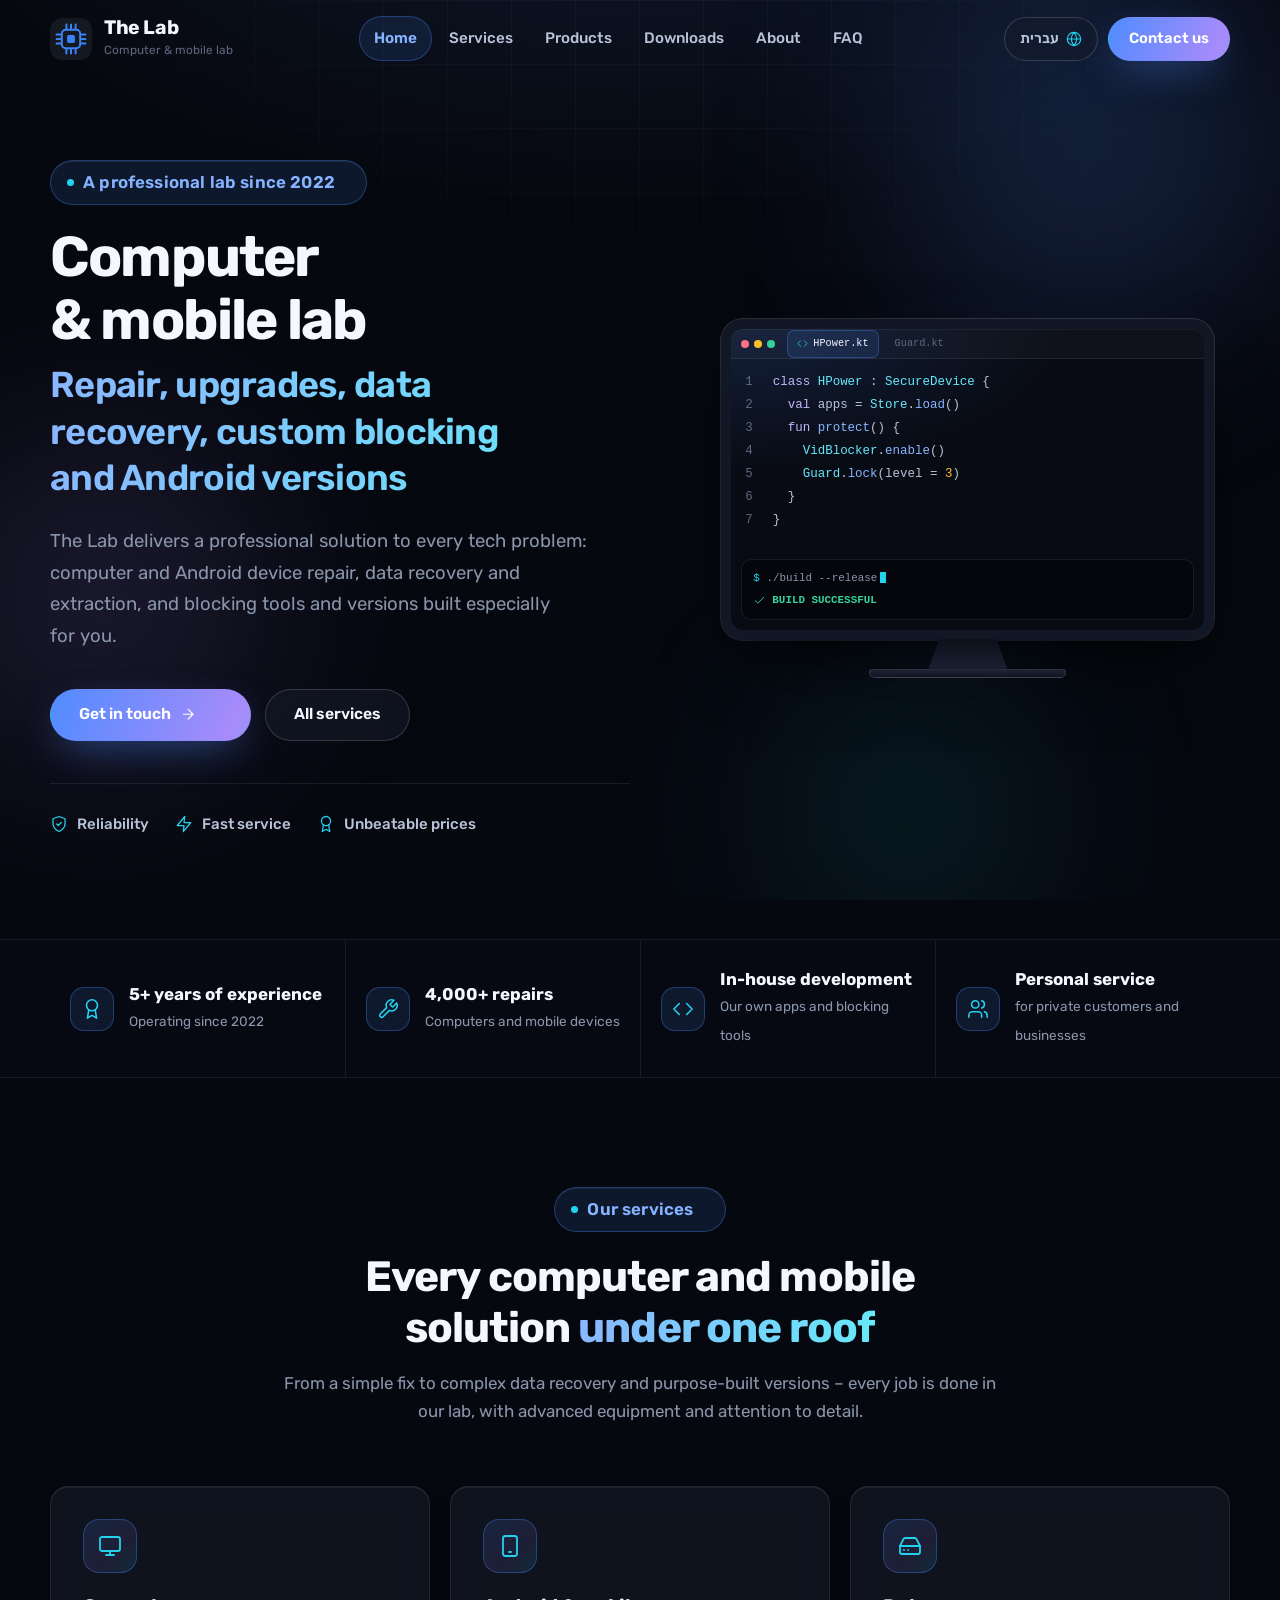
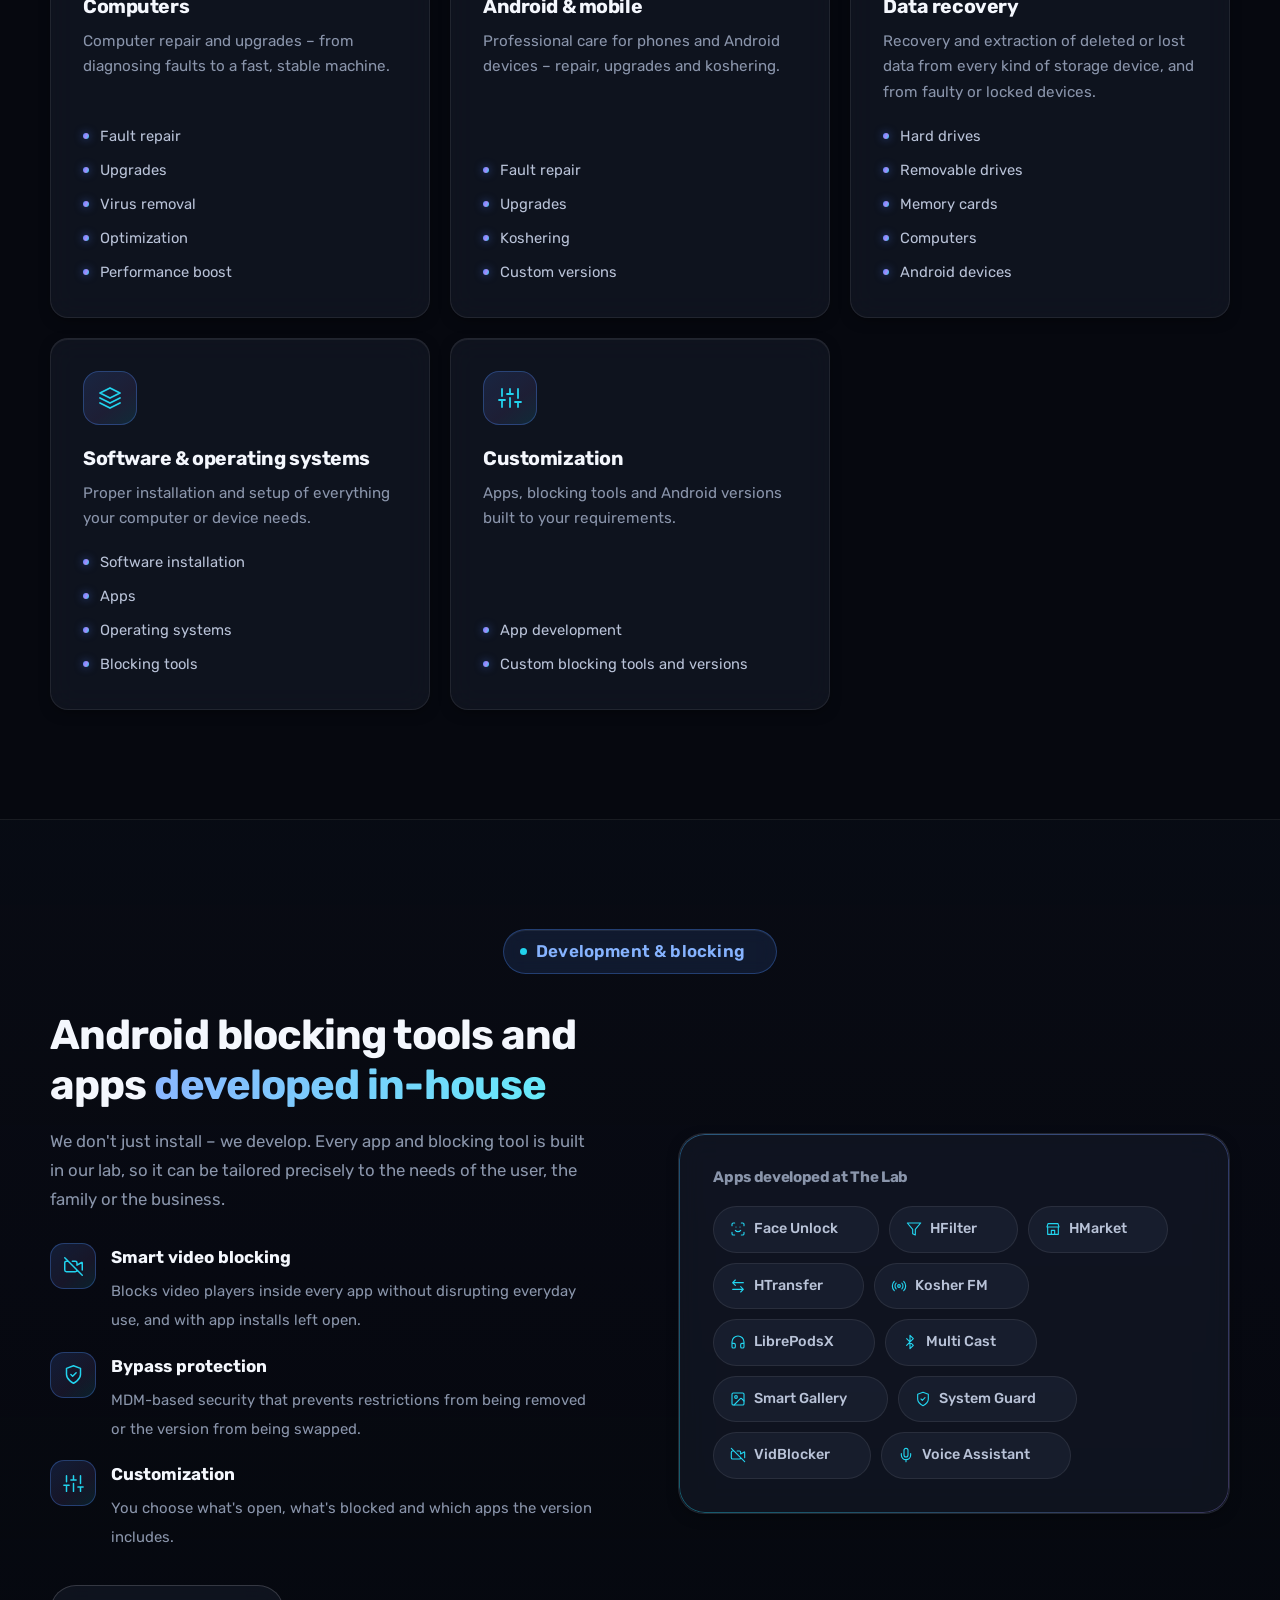
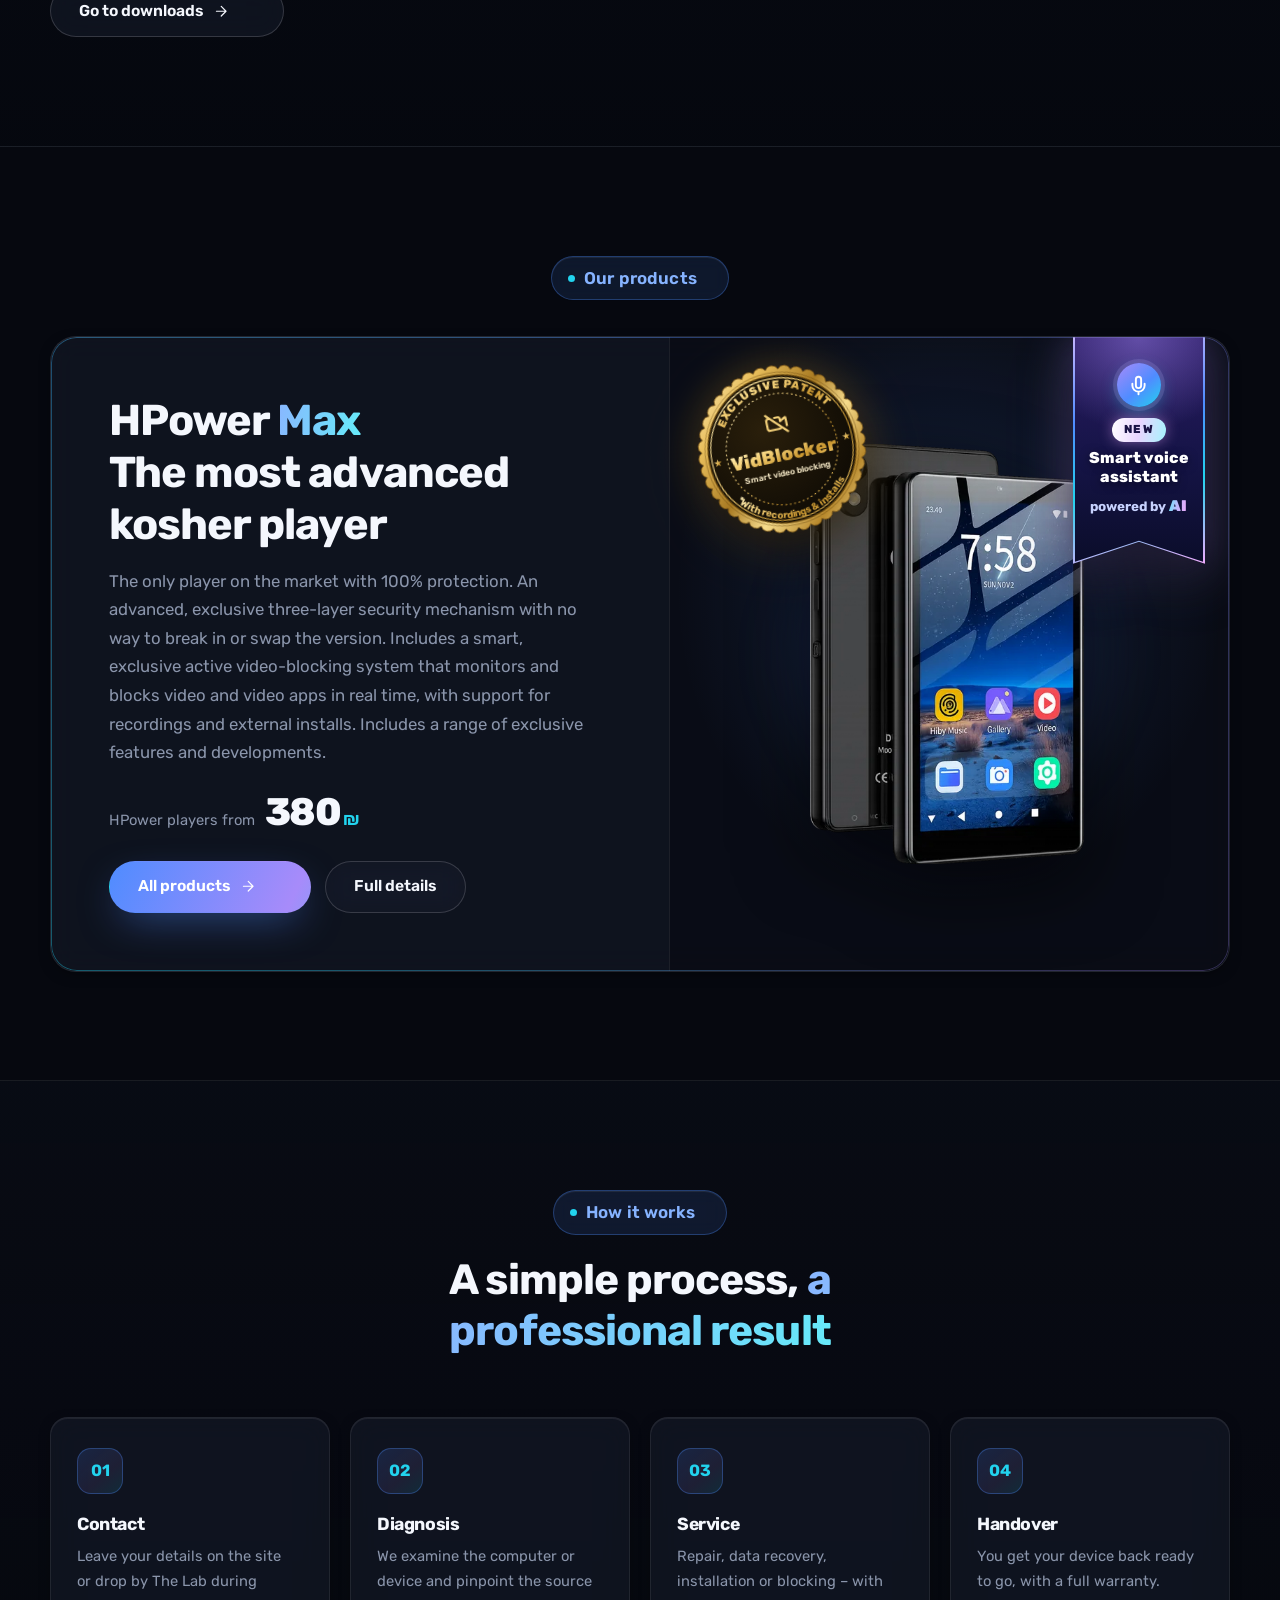
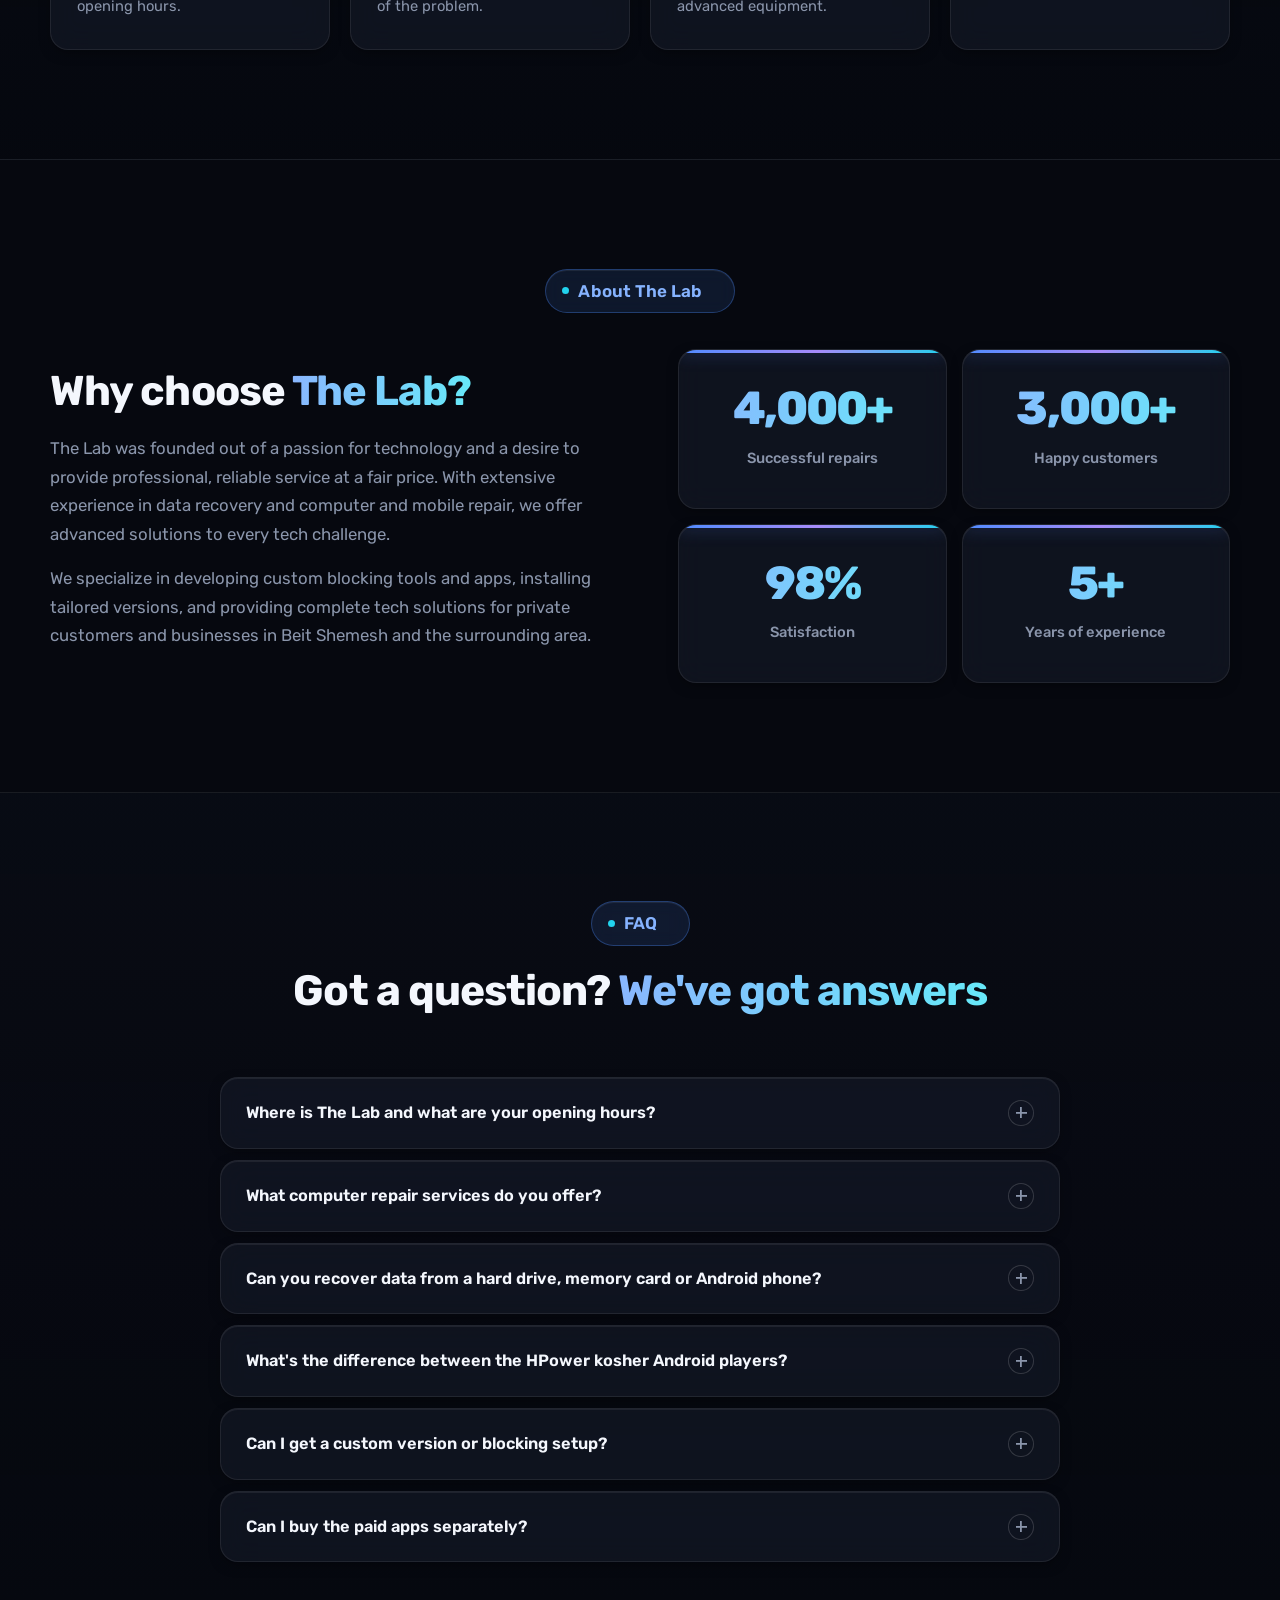
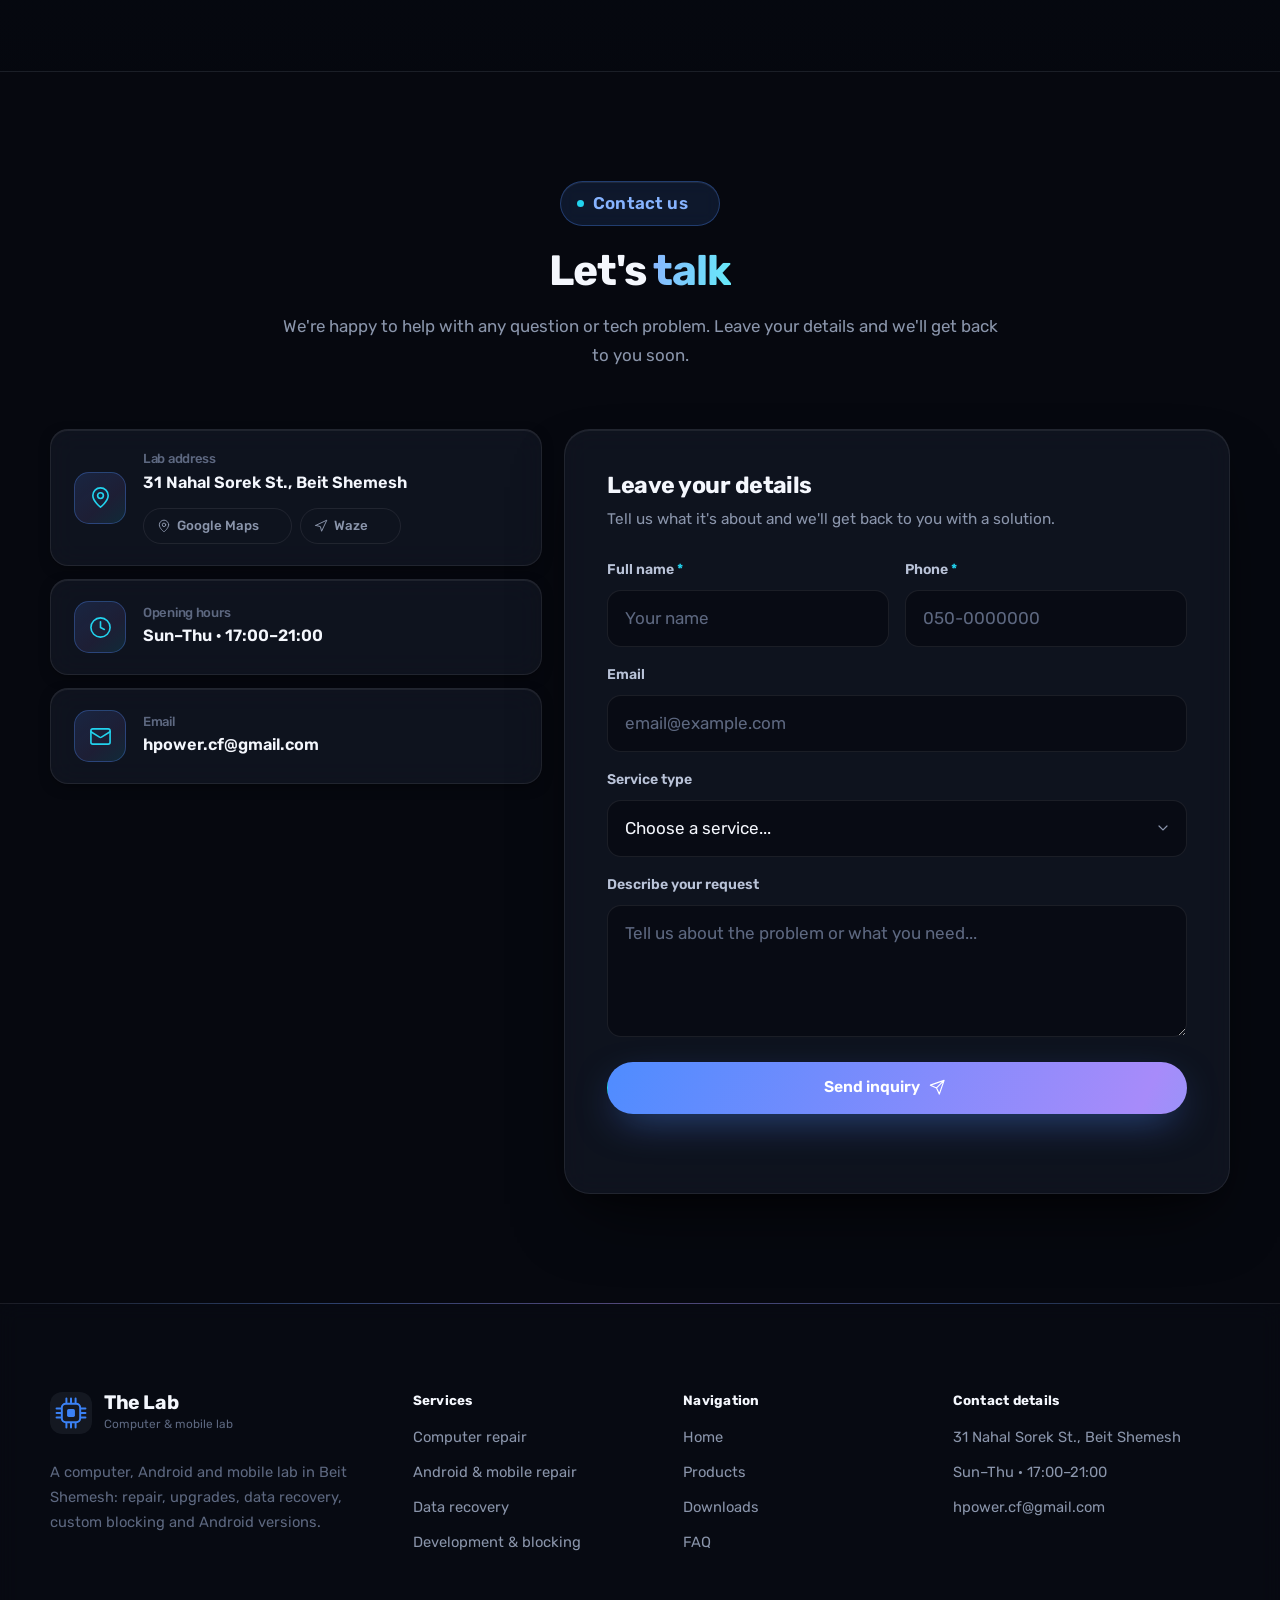
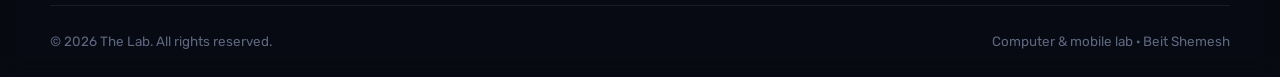
<file: en/index.html>
<!DOCTYPE html>
<html lang="en" dir="ltr">
<head>
  <meta charset="UTF-8">
  <meta name="viewport" content="width=device-width, initial-scale=1">
  <title>The Lab | Computer, mobile & data recovery lab in Beit Shemesh</title>
  <meta name="description" content="The Lab in Beit Shemesh – computer and Android device repair, data recovery from drives, memory cards and phones, HPower kosher Android players, and custom blocking and Android version development.">
  <meta name="robots" content="index, follow, max-image-preview:large">
  <link rel="canonical" href="https://www.yosef-mobile.co.il/en/">
  <link rel="alternate" hreflang="he" href="https://www.yosef-mobile.co.il/">
  <link rel="alternate" hreflang="en" href="https://www.yosef-mobile.co.il/en/">
  <link rel="alternate" hreflang="x-default" href="https://www.yosef-mobile.co.il/">
  <meta name="theme-color" content="#06080f">
  <meta name="format-detection" content="telephone=no">

  <meta property="og:type" content="website">
  <meta property="og:locale" content="en_US">
  <meta property="og:site_name" content="The Lab">
  <meta property="og:title" content="The Lab | Computer, mobile & data recovery lab in Beit Shemesh">
  <meta property="og:description" content="Computer and Android repair, data recovery, kosher Android players and custom blocking – professional, personal service in Beit Shemesh.">
  <meta property="og:url" content="https://www.yosef-mobile.co.il/en/">
  <meta property="og:image" content="https://www.yosef-mobile.co.il/assets/img/og-image.jpg">
  <meta property="og:image:width" content="1200">
  <meta property="og:image:height" content="630">
  <meta property="og:image:alt" content="The Lab – computer & mobile lab in Beit Shemesh">
  <meta name="twitter:card" content="summary_large_image">

  <link rel="icon" href="../assets/img/favicon.svg" type="image/svg+xml">
  <link rel="icon" href="../assets/img/favicon-32.png" sizes="32x32" type="image/png">
  <link rel="apple-touch-icon" href="../assets/img/apple-touch-icon.png">
  <link rel="manifest" href="../site.webmanifest">

  <link rel="preconnect" href="https://fonts.googleapis.com">
  <link rel="preconnect" href="https://fonts.gstatic.com" crossorigin>
  <link rel="stylesheet" href="https://fonts.googleapis.com/css2?family=Rubik:wght@300..900&display=swap">
  <link rel="stylesheet" href="../assets/css/style.css">
  <script>document.documentElement.classList.add("js")</script>

  <script type="application/ld+json">
  {
    "@context": "https://schema.org",
    "@graph": [
      {
        "@type": "LocalBusiness",
        "@id": "https://www.yosef-mobile.co.il/en/#business",
        "name": "The Lab – Computer & mobile lab",
        "alternateName": ["The Lab", "HPower"],
        "description": "A computer, Android and mobile lab in Beit Shemesh: computer repair, Android device repair, data recovery, software installation, kosher Android players, and custom blocking and Android version development.",
        "url": "https://www.yosef-mobile.co.il/en/",
        "email": "hpower.cf@gmail.com",
        "image": "https://www.yosef-mobile.co.il/assets/img/og-image.jpg",
        "logo": "https://www.yosef-mobile.co.il/assets/img/icon-512.png",
        "foundingDate": "2022",
        "currenciesAccepted": "ILS",
        "address": {
          "@type": "PostalAddress",
          "streetAddress": "31 Nahal Sorek St.",
          "addressLocality": "Beit Shemesh",
          "addressCountry": "IL"
        },
        "areaServed": { "@type": "City", "name": "Beit Shemesh" },
        "openingHoursSpecification": [
          {
            "@type": "OpeningHoursSpecification",
            "dayOfWeek": ["Sunday", "Monday", "Tuesday", "Wednesday", "Thursday"],
            "opens": "17:00",
            "closes": "21:00"
          }
        ],
        "hasOfferCatalog": {
          "@type": "OfferCatalog",
          "name": "The Lab's services",
          "itemListElement": [
            { "@type": "Offer", "itemOffered": { "@type": "Service", "name": "Computer repair", "description": "Fault repair, upgrades, virus removal and performance tuning for desktops and laptops." } },
            { "@type": "Offer", "itemOffered": { "@type": "Service", "name": "Android device repair", "description": "Fault repair, upgrades, koshering and custom version installs for Android phones and players." } },
            { "@type": "Offer", "itemOffered": { "@type": "Service", "name": "Data recovery", "description": "Data recovery and extraction from hard drives, removable drives, memory cards, computers and Android devices." } },
            { "@type": "Offer", "itemOffered": { "@type": "Service", "name": "Software and operating system installation", "description": "Installing software, apps, operating systems and blocking tools." } },
            { "@type": "Offer", "itemOffered": { "@type": "Service", "name": "Custom app and blocking development", "description": "Building custom apps, blocking tools and Android versions." } }
          ]
        }
      },
      {
        "@type": "WebSite",
        "@id": "https://www.yosef-mobile.co.il/en/#website",
        "url": "https://www.yosef-mobile.co.il/en/",
        "name": "The Lab",
        "inLanguage": "en",
        "publisher": { "@id": "https://www.yosef-mobile.co.il/en/#business" }
      },
      {
        "@type": "FAQPage",
        "mainEntity": [
          { "@type": "Question", "name": "Where is The Lab and what are your opening hours?", "acceptedAnswer": { "@type": "Answer", "text": "The Lab is at 31 Nahal Sorek St., Beit Shemesh. Opening hours: Sunday to Thursday, 17:00–21:00." } },
          { "@type": "Question", "name": "What computer repair services do you offer?", "acceptedAnswer": { "@type": "Answer", "text": "We handle hardware and software faults, upgrades, virus removal, optimization and performance tuning, as well as operating system and software installation." } },
          { "@type": "Question", "name": "Can you recover data from a hard drive, memory card or Android phone?", "acceptedAnswer": { "@type": "Answer", "text": "Yes. We recover and extract data from hard drives, removable drives, memory cards, computers and Android devices. The chance of success depends on the device's condition, so we recommend you stop using it immediately and bring it to The Lab as soon as possible." } },
          { "@type": "Question", "name": "What's the difference between the HPower kosher Android players?", "acceptedAnswer": { "@type": "Answer", "text": "Every model includes exclusive video blocking in every app with app installs left open, an advanced kosher app store and exclusive kosher radio. HPower Max is the most advanced kosher player, with 32GB of storage, a store of 300 apps and games, and an exclusive three-layer security mechanism." } },
          { "@type": "Question", "name": "Can I get a custom version or blocking setup?", "acceptedAnswer": { "@type": "Answer", "text": "Yes. We develop custom Android versions, blocking tools and apps for private customers and businesses." } },
          { "@type": "Question", "name": "Can I buy the paid apps separately?", "acceptedAnswer": { "@type": "Answer", "text": "Paid apps and services aren't sold separately – only as part of selected versions and models. Free apps such as Kosher FM, VidBlocker, Smart Gallery and System Guard are available to download on the site." } }
        ]
      }
    ]
  }
  </script>
</head>
<body>
  <svg xmlns="http://www.w3.org/2000/svg" style="position:absolute;width:0;height:0;overflow:hidden" aria-hidden="true" focusable="false">
<symbol id="i-monitor" viewBox="0 0 24 24"><rect x="2" y="3" width="20" height="14" rx="2"/><path d="M8 21h8M12 17v4"/></symbol>
  <symbol id="i-phone" viewBox="0 0 24 24"><rect x="5" y="2" width="14" height="20" rx="2.5"/><path d="M11 18h2"/></symbol>
  <symbol id="i-drive" viewBox="0 0 24 24"><path d="M22 12H2"/><path d="M5.45 5.11 2 12v6a2 2 0 0 0 2 2h16a2 2 0 0 0 2-2v-6l-3.45-6.89A2 2 0 0 0 16.76 4H7.24a2 2 0 0 0-1.79 1.11z"/><path d="M6 16h.01M10 16h.01"/></symbol>
  <symbol id="i-code" viewBox="0 0 24 24"><path d="m16 18 6-6-6-6M8 6l-6 6 6 6"/></symbol>
  <symbol id="i-shield" viewBox="0 0 24 24"><path d="M12 22s8-4 8-10V5l-8-3-8 3v7c0 6 8 10 8 10z"/><path d="m9 12 2 2 4-4"/></symbol>
  <symbol id="i-sliders" viewBox="0 0 24 24"><path d="M4 21v-7M4 10V3M12 21v-9M12 8V3M20 21v-5M20 12V3M1 14h6M9 8h6M17 16h6"/></symbol>
  <symbol id="i-headphones" viewBox="0 0 24 24"><path d="M3 14h3a2 2 0 0 1 2 2v3a2 2 0 0 1-2 2H5a2 2 0 0 1-2-2v-7a9 9 0 0 1 18 0v7a2 2 0 0 1-2 2h-1a2 2 0 0 1-2-2v-3a2 2 0 0 1 2-2h3"/></symbol>
  <symbol id="i-mail" viewBox="0 0 24 24"><rect x="2" y="4" width="20" height="16" rx="2"/><path d="m22 7-8.97 5.7a1.94 1.94 0 0 1-2.06 0L2 7"/></symbol>
  <symbol id="i-pin" viewBox="0 0 24 24"><path d="M20 10c0 6-8 12-8 12s-8-6-8-12a8 8 0 0 1 16 0z"/><circle cx="12" cy="10" r="3"/></symbol>
  <symbol id="i-clock" viewBox="0 0 24 24"><circle cx="12" cy="12" r="10"/><path d="M12 6v6l4 2"/></symbol>
  <symbol id="i-arrow" viewBox="0 0 24 24"><path d="M19 12H5M12 19l-7-7 7-7"/></symbol>
  <symbol id="i-check" viewBox="0 0 24 24"><path d="M20 6 9 17l-5-5"/></symbol>
  <symbol id="i-x" viewBox="0 0 24 24"><path d="M18 6 6 18M6 6l12 12"/></symbol>
  <symbol id="i-minus" viewBox="0 0 24 24"><path d="M6 12h12"/></symbol>
  <symbol id="i-menu" viewBox="0 0 24 24"><path d="M4 7h16M4 12h16M4 17h16"/></symbol>
  <symbol id="i-download" viewBox="0 0 24 24"><path d="M21 15v4a2 2 0 0 1-2 2H5a2 2 0 0 1-2-2v-4M7 10l5 5 5-5M12 15V3"/></symbol>
  <symbol id="i-bag" viewBox="0 0 24 24"><path d="M6 2 3 6v14a2 2 0 0 0 2 2h14a2 2 0 0 0 2-2V6l-3-4z"/><path d="M3 6h18M16 10a4 4 0 0 1-8 0"/></symbol>
  <symbol id="i-external" viewBox="0 0 24 24"><path d="M15 3h6v6M10 14 21 3M18 13v6a2 2 0 0 1-2 2H5a2 2 0 0 1-2-2V8a2 2 0 0 1 2-2h6"/></symbol>
  <symbol id="i-zap" viewBox="0 0 24 24"><path d="M13 2 3 14h9l-1 8 10-12h-9l1-8z"/></symbol>
  <symbol id="i-award" viewBox="0 0 24 24"><circle cx="12" cy="8" r="6"/><path d="M15.48 12.89 17 22l-5-3-5 3 1.52-9.11"/></symbol>
  <symbol id="i-users" viewBox="0 0 24 24"><path d="M16 21v-2a4 4 0 0 0-4-4H6a4 4 0 0 0-4 4v2"/><circle cx="9" cy="7" r="4"/><path d="M22 21v-2a4 4 0 0 0-3-3.87M16 3.13a4 4 0 0 1 0 7.75"/></symbol>
  <symbol id="i-wrench" viewBox="0 0 24 24"><path d="M14.7 6.3a1 1 0 0 0 0 1.4l1.6 1.6a1 1 0 0 0 1.4 0l3.77-3.77a6 6 0 0 1-7.94 7.94l-6.91 6.91a2.12 2.12 0 0 1-3-3l6.91-6.91a6 6 0 0 1 7.94-7.94l-3.76 3.76z"/></symbol>
  <symbol id="i-globe" viewBox="0 0 24 24"><circle cx="12" cy="12" r="10"/><path d="M2 12h20M12 2a15.3 15.3 0 0 1 4 10 15.3 15.3 0 0 1-4 10 15.3 15.3 0 0 1-4-10 15.3 15.3 0 0 1 4-10z"/></symbol>
  <symbol id="i-play" viewBox="0 0 24 24"><rect x="2" y="4" width="20" height="16" rx="3"/><path d="m10 9 5 3-5 3z"/></symbol>
  <symbol id="i-video-off" viewBox="0 0 24 24"><path d="M10.66 6H14a2 2 0 0 1 2 2v2.5l5.25-3.06a.5.5 0 0 1 .75.43v8.2M16 16a2 2 0 0 1-2 2H4a2 2 0 0 1-2-2V8a2 2 0 0 1 2-2h2M2 2l20 20"/></symbol>
  <symbol id="i-store" viewBox="0 0 24 24"><path d="M3 9 4.5 4h15L21 9M4 9v11h16V9M3 9h18M9.5 20v-6h5v6"/></symbol>
  <symbol id="i-radio" viewBox="0 0 24 24"><circle cx="12" cy="12" r="2"/><path d="M16.24 7.76a6 6 0 0 1 0 8.49M7.76 16.24a6 6 0 0 1 0-8.49M19.07 4.93a10 10 0 0 1 0 14.14M4.93 19.07a10 10 0 0 1 0-14.14"/></symbol>
  <symbol id="i-face" viewBox="0 0 24 24"><path d="M3 7V5a2 2 0 0 1 2-2h2M17 3h2a2 2 0 0 1 2 2v2M21 17v2a2 2 0 0 1-2 2h-2M7 21H5a2 2 0 0 1-2-2v-2M8 14s1.5 2 4 2 4-2 4-2M9 9h.01M15 9h.01"/></symbol>
  <symbol id="i-filter" viewBox="0 0 24 24"><path d="M22 3H2l8 9.46V19l4 2v-8.54L22 3z"/></symbol>
  <symbol id="i-transfer" viewBox="0 0 24 24"><path d="M8 3 4 7l4 4M4 7h16M16 21l4-4-4-4M20 17H4"/></symbol>
  <symbol id="i-image" viewBox="0 0 24 24"><rect x="3" y="3" width="18" height="18" rx="2"/><circle cx="9" cy="9" r="2"/><path d="m21 15-3.09-3.09a2 2 0 0 0-2.82 0L6 21"/></symbol>
  <symbol id="i-mic" viewBox="0 0 24 24"><rect x="9" y="2" width="6" height="13" rx="3"/><path d="M19 10v2a7 7 0 0 1-14 0v-2M12 19v3"/></symbol>
  <symbol id="i-lock" viewBox="0 0 24 24"><rect x="3" y="11" width="18" height="11" rx="2"/><path d="M7 11V7a5 5 0 0 1 10 0v4"/></symbol>
  <symbol id="i-cpu" viewBox="0 0 24 24"><rect x="4" y="4" width="16" height="16" rx="2"/><rect x="9" y="9" width="6" height="6" rx="1"/><path d="M15 2v2M15 20v2M2 15h2M2 9h2M20 15h2M20 9h2M9 2v2M9 20v2"/></symbol>
  <symbol id="i-battery" viewBox="0 0 24 24"><rect x="2" y="7" width="16" height="10" rx="2"/><path d="M22 11v2M6 11v2M10 11v2"/></symbol>
  <symbol id="i-camera" viewBox="0 0 24 24"><path d="M14.5 4h-5L7 7H4a2 2 0 0 0-2 2v9a2 2 0 0 0 2 2h16a2 2 0 0 0 2-2V9a2 2 0 0 0-2-2h-3l-2.5-3z"/><circle cx="12" cy="13" r="3"/></symbol>
  <symbol id="i-layers" viewBox="0 0 24 24"><path d="m12 2 10 5-10 5L2 7l10-5z"/><path d="m2 17 10 5 10-5M2 12l10 5 10-5"/></symbol>
  <symbol id="i-android" viewBox="0 0 24 24"><path d="M5 16V11a7 7 0 0 1 14 0v5z"/><path d="M5 16h14v2a2 2 0 0 1-2 2H7a2 2 0 0 1-2-2zM7 5 5.5 3M17 5l1.5-2"/><path d="M9.5 10h.01M14.5 10h.01"/></symbol>
  <symbol id="i-bluetooth" viewBox="0 0 24 24"><path d="m7 7 10 10-5 5V2l5 5L7 17"/></symbol>
  <symbol id="i-send" viewBox="0 0 24 24"><path d="M22 2 11 13M22 2l-7 20-4-9-9-4 20-7z"/></symbol>
  <symbol id="i-nav" viewBox="0 0 24 24"><path d="m3 11 19-9-9 19-2-8-8-2z"/></symbol>
  <symbol id="i-sparkle" viewBox="0 0 24 24"><path d="M12 3v4M12 17v4M3 12h4M17 12h4M6.3 6.3l2.1 2.1M15.6 15.6l2.1 2.1M6.3 17.7l2.1-2.1M15.6 8.4l2.1-2.1"/></symbol>
  <symbol id="i-message" viewBox="0 0 24 24"><path d="M21 15a2 2 0 0 1-2 2H7l-4 4V5a2 2 0 0 1 2-2h14a2 2 0 0 1 2 2z"/></symbol>
  <symbol id="i-search" viewBox="0 0 24 24"><circle cx="11" cy="11" r="8"/><path d="m21 21-4.35-4.35"/></symbol>
  <symbol id="i-bug" viewBox="0 0 24 24"><rect x="8" y="6" width="8" height="14" rx="4"/><path d="M12 20v-9M3 13h5M16 13h5M4 7l4 2M20 7l-4 2M4 19l4-2M20 19l-4-2M9 3l1.5 3M15 3l-1.5 3"/></symbol>
  <symbol id="i-languages" viewBox="0 0 24 24"><path d="m5 8 6 6M4 14l6-6 2-3M2 5h12M7 2h1M22 22l-5-10-5 10M14 18h6"/></symbol>
</svg>
  <a class="skip-link" href="#main">Skip to main content</a>

  <header class="site-header">
    <div class="container header-inner">
      <a class="brand" href="./" aria-label="The Lab – home page">
        <img class="brand-mark" src="../assets/img/favicon.svg" width="42" height="42" alt="">
        <span>
          <span class="brand-name">The Lab</span>
          <span class="brand-tag">Computer & mobile lab</span>
        </span>
      </a>

      <nav class="main-nav" id="main-nav" aria-label="Main navigation">
        <ul>
          <li><a href="./" aria-current="page">Home</a></li>
          <li><a href="#services">Services</a></li>
          <li><a href="products.html">Products</a></li>
          <li><a href="downloads.html">Downloads</a></li>
          <li><a href="#about">About</a></li>
          <li><a href="#faq">FAQ</a></li>
        </ul>
      </nav>

      <div class="header-actions">
        <a class="lang-switch" href="../" hreflang="he" lang="he" dir="rtl" aria-label="גרסה עברית"><svg class="icon" aria-hidden="true"><use href="#i-globe"/></svg>עברית</a>
        <a class="btn btn-primary btn-sm" href="#contact">Contact us</a>
        <button class="nav-toggle" type="button" aria-controls="main-nav" aria-expanded="false" aria-label="Open menu">
          <svg class="icon icon-open" aria-hidden="true"><use href="#i-menu"/></svg>
          <svg class="icon icon-close" aria-hidden="true"><use href="#i-x"/></svg>
        </button>
      </div>
    </div>
  </header>

  <main id="main">

    <!-- Hero -->
    <section class="hero" aria-labelledby="hero-title">
      <div class="container hero-grid">
        <div class="hero-text">
          <p class="eyebrow reveal">A professional lab since 2022</p>
          <h1 id="hero-title" class="reveal" style="--d:.08s">
            Computer & mobile lab
            <span class="line-2 grad-text">Repair, upgrades, data recovery, custom blocking and Android versions</span>
          </h1>
          <p class="hero-lead reveal" style="--d:.16s">
            The Lab delivers a professional solution to every tech problem: computer and Android device repair, data recovery and extraction, and blocking tools and versions built especially for you.
          </p>
          <div class="hero-actions reveal" style="--d:.24s">
            <a class="btn btn-primary" href="#contact">
              Get in touch
              <svg class="icon icon-arrow" aria-hidden="true"><use href="#i-arrow"/></svg>
            </a>
            <a class="btn btn-ghost" href="#services">All services</a>
          </div>
          <ul class="hero-points reveal" style="--d:.32s">
            <li><svg class="icon" aria-hidden="true"><use href="#i-shield"/></svg>Reliability</li>
            <li><svg class="icon" aria-hidden="true"><use href="#i-zap"/></svg>Fast service</li>
            <li><svg class="icon" aria-hidden="true"><use href="#i-award"/></svg>Unbeatable prices</li>
          </ul>
        </div>

        <div class="hero-visual reveal" style="--d:.2s" aria-hidden="true">
          <div class="hero-stage">
            <!-- סצנה 1: מחשב עם קוד שנכתב ונבנה -->
            <div class="hero-scene scene-pc is-active">
              <div class="pc">
                <div class="pc-screen" dir="ltr">
                  <span class="pc-sheen"></span>

                  <div class="pc-bar">
                    <span class="pc-dots"><i></i><i></i><i></i></span>
                    <span class="pc-tab"><svg class="icon"><use href="#i-code"/></svg>HPower.kt</span>
                    <span class="pc-tab is-dim">Guard.kt</span>
                  </div>

                  <div class="pc-code">
                    <span class="cl" style="--i:0"><b>1</b><em class="k">class</em> <em class="t">HPower</em> : <em class="t">SecureDevice</em> {</span>
                    <span class="cl" style="--i:1"><b>2</b>  <em class="k">val</em> apps = <em class="t">Store</em>.<em class="f">load</em>()</span>
                    <span class="cl" style="--i:2"><b>3</b>  <em class="k">fun</em> <em class="f">protect</em>() {</span>
                    <span class="cl" style="--i:3"><b>4</b>    <em class="t">VidBlocker</em>.<em class="f">enable</em>()</span>
                    <span class="cl" style="--i:4"><b>5</b>    <em class="t">Guard</em>.<em class="f">lock</em>(level = <em class="n">3</em>)</span>
                    <span class="cl" style="--i:5"><b>6</b>  }</span>
                    <span class="cl" style="--i:6"><b>7</b>}</span>
                  </div>

                  <div class="pc-term">
                    <span class="pc-cmd"><em class="p">$</em> ./build --release<span class="pc-caret"></span></span>
                    <span class="pc-ok"><svg class="icon"><use href="#i-check"/></svg>BUILD SUCCESSFUL</span>
                  </div>
                </div>
                <span class="pc-neck"></span>
                <span class="pc-base"></span>
              </div>
            </div>

            <!-- סצנה 2: טלפון עם מנגנון החסימה בפעולה -->
            <div class="hero-scene scene-phone">
              <div class="phone">
                <span class="phone-cam"></span>
                <div class="phone-screen">
                  <span class="phone-sheen"></span>

                  <div class="ph-status">
                    <span>9:41</span>
                    <span class="ph-sig">
                      <svg class="icon"><use href="#i-radio"/></svg>
                      <svg class="icon"><use href="#i-battery"/></svg>
                    </span>
                  </div>

                  <div class="ph-head">
                    <strong>HPower</strong>
                    <span>Protected system</span>
                  </div>

                  <div class="ph-apps">
                    <span class="ph-app" style="--i:0"><span class="ph-ico"><svg class="icon"><use href="#i-face"/></svg></span><span class="ph-name">Face Unlock</span></span>
                    <span class="ph-app" style="--i:1"><span class="ph-ico"><svg class="icon"><use href="#i-filter"/></svg></span><span class="ph-name">HFilter</span></span>
                    <span class="ph-app" style="--i:2"><span class="ph-ico"><svg class="icon"><use href="#i-store"/></svg></span><span class="ph-name">HMarket</span></span>
                    <span class="ph-app" style="--i:3"><span class="ph-ico"><svg class="icon"><use href="#i-transfer"/></svg></span><span class="ph-name">HTransfer</span></span>
                    <span class="ph-app" style="--i:4"><span class="ph-ico"><svg class="icon"><use href="#i-radio"/></svg></span><span class="ph-name">Kosher FM</span></span>
                    <span class="ph-app" style="--i:5"><span class="ph-ico"><svg class="icon"><use href="#i-headphones"/></svg></span><span class="ph-name">LibrePodsX</span></span>
                    <span class="ph-app" style="--i:6"><span class="ph-ico"><svg class="icon"><use href="#i-bluetooth"/></svg></span><span class="ph-name">Multi Cast</span></span>
                    <span class="ph-app" style="--i:7"><span class="ph-ico"><svg class="icon"><use href="#i-image"/></svg></span><span class="ph-name">Smart Gallery</span></span>
                    <span class="ph-app" style="--i:8"><span class="ph-ico"><svg class="icon"><use href="#i-shield"/></svg></span><span class="ph-name">System Guard</span></span>
                    <span class="ph-app" style="--i:9"><span class="ph-ico"><svg class="icon"><use href="#i-video-off"/></svg></span><span class="ph-name">VidBlocker</span></span>
                    <span class="ph-app" style="--i:10"><span class="ph-ico"><svg class="icon"><use href="#i-mic"/></svg></span><span class="ph-name">Voice Assistant</span></span>
                  </div>

                  <div class="ph-live"><span class="ph-dot"></span>Blocking active</div>

                  <span class="phone-home"></span>
                </div>
              </div>
            </div>
          </div>

        </div>
      </div>
    </section>

    <!-- Trust bar -->
    <section class="trust" aria-label="Why The Lab">
      <div class="container trust-grid">
        <div class="trust-item"><svg class="icon" aria-hidden="true"><use href="#i-award"/></svg><div><strong>5+ years of experience</strong><span>Operating since 2022</span></div></div>
        <div class="trust-item"><svg class="icon" aria-hidden="true"><use href="#i-wrench"/></svg><div><strong>4,000+ repairs</strong><span>Computers and mobile devices</span></div></div>
        <div class="trust-item"><svg class="icon" aria-hidden="true"><use href="#i-code"/></svg><div><strong>In-house development</strong><span>Our own apps and blocking tools</span></div></div>
        <div class="trust-item"><svg class="icon" aria-hidden="true"><use href="#i-users"/></svg><div><strong>Personal service</strong><span>for private customers and businesses</span></div></div>
      </div>
    </section>

    <!-- Services -->
    <section class="section" id="services" aria-labelledby="services-title">
      <div class="container">
        <div class="section-head center reveal">
          <p class="eyebrow">Our services</p>
          <h2 id="services-title">Every computer and mobile solution <span class="grad-text">under one roof</span></h2>
          <p>From a simple fix to complex data recovery and purpose-built versions – every job is done in our lab, with advanced equipment and attention to detail.</p>
        </div>

        <div class="card-grid">
          <article class="card reveal">
            <div class="card-icon"><svg class="icon" aria-hidden="true"><use href="#i-monitor"/></svg></div>
            <h3>Computers</h3>
            <p>Computer repair and upgrades – from diagnosing faults to a fast, stable machine.</p>
            <ul class="ticks">
              <li>Fault repair</li>
              <li>Upgrades</li>
              <li>Virus removal</li>
              <li>Optimization</li>
              <li>Performance boost</li>
            </ul>
          </article>

          <article class="card reveal">
            <div class="card-icon"><svg class="icon" aria-hidden="true"><use href="#i-phone"/></svg></div>
            <h3>Android & mobile</h3>
            <p>Professional care for phones and Android devices – repair, upgrades and koshering.</p>
            <ul class="ticks">
              <li>Fault repair</li>
              <li>Upgrades</li>
              <li>Koshering</li>
              <li>Custom versions</li>
            </ul>
          </article>

          <article class="card reveal">
            <div class="card-icon"><svg class="icon" aria-hidden="true"><use href="#i-drive"/></svg></div>
            <h3>Data recovery</h3>
            <p>Recovery and extraction of deleted or lost data from every kind of storage device, and from faulty or locked devices.</p>
            <ul class="ticks">
              <li>Hard drives</li>
              <li>Removable drives</li>
              <li>Memory cards</li>
              <li>Computers</li>
              <li>Android devices</li>
            </ul>
          </article>

          <article class="card reveal">
            <div class="card-icon"><svg class="icon" aria-hidden="true"><use href="#i-layers"/></svg></div>
            <h3>Software & operating systems</h3>
            <p>Proper installation and setup of everything your computer or device needs.</p>
            <ul class="ticks">
              <li>Software installation</li>
              <li>Apps</li>
              <li>Operating systems</li>
              <li>Blocking tools</li>
            </ul>
          </article>

          <article class="card reveal">
            <div class="card-icon"><svg class="icon" aria-hidden="true"><use href="#i-sliders"/></svg></div>
            <h3>Customization</h3>
            <p>Apps, blocking tools and Android versions built to your requirements.</p>
            <ul class="ticks">
              <li>App development</li>
              <li>Custom blocking tools and versions</li>
            </ul>
          </article>
        </div>
      </div>
    </section>

    <!-- Development -->
    <section class="section section-alt" id="development" aria-labelledby="dev-title">
      <div class="container">
        <div class="eyebrow-row reveal">
          <p class="eyebrow">Development & blocking</p>
        </div>
        <div class="split">
          <div class="split-text reveal">
          <h2 id="dev-title">Android blocking tools and apps <span class="grad-text">developed in-house</span></h2>
          <p>We don't just install – we develop. Every app and blocking tool is built in our lab, so it can be tailored precisely to the needs of the user, the family or the business.</p>
          <ul class="feature-list">
            <li>
              <span class="fi"><svg class="icon" aria-hidden="true"><use href="#i-video-off"/></svg></span>
              <div><strong>Smart video blocking</strong><span>Blocks video players inside every app without disrupting everyday use, and with app installs left open.</span></div>
            </li>
            <li>
              <span class="fi"><svg class="icon" aria-hidden="true"><use href="#i-shield"/></svg></span>
              <div><strong>Bypass protection</strong><span>MDM-based security that prevents restrictions from being removed or the version from being swapped.</span></div>
            </li>
            <li>
              <span class="fi"><svg class="icon" aria-hidden="true"><use href="#i-sliders"/></svg></span>
              <div><strong>Customization</strong><span>You choose what's open, what's blocked and which apps the version includes.</span></div>
            </li>
          </ul>
          <a class="btn btn-ghost" href="downloads.html">
            Go to downloads
            <svg class="icon icon-arrow" aria-hidden="true"><use href="#i-arrow"/></svg>
          </a>
        </div>

        <div class="dev-visual glow-border reveal" style="--d:.12s">
          <h3>Apps developed at The Lab</h3>
          <div class="app-cloud">
            <a class="app-pill" href="downloads.html#face-unlock"><svg class="icon" aria-hidden="true"><use href="#i-face"/></svg>Face Unlock</a>
            <a class="app-pill" href="downloads.html#hfilter"><svg class="icon" aria-hidden="true"><use href="#i-filter"/></svg>HFilter</a>
            <a class="app-pill" href="downloads.html#hmarket"><svg class="icon" aria-hidden="true"><use href="#i-store"/></svg>HMarket</a>
            <a class="app-pill" href="downloads.html#htransfer"><svg class="icon" aria-hidden="true"><use href="#i-transfer"/></svg>HTransfer</a>
            <a class="app-pill" href="downloads.html#kosher-fm"><svg class="icon" aria-hidden="true"><use href="#i-radio"/></svg>Kosher FM</a>
            <a class="app-pill" href="downloads.html#librepodsx"><svg class="icon" aria-hidden="true"><use href="#i-headphones"/></svg>LibrePodsX</a>
            <a class="app-pill" href="downloads.html#multi-cast"><svg class="icon" aria-hidden="true"><use href="#i-bluetooth"/></svg>Multi Cast</a>
            <a class="app-pill" href="downloads.html#smart-gallery"><svg class="icon" aria-hidden="true"><use href="#i-image"/></svg>Smart Gallery</a>
            <a class="app-pill" href="downloads.html#system-guard"><svg class="icon" aria-hidden="true"><use href="#i-shield"/></svg>System Guard</a>
            <a class="app-pill" href="downloads.html#vidblocker"><svg class="icon" aria-hidden="true"><use href="#i-video-off"/></svg>VidBlocker</a>
            <a class="app-pill" href="downloads.html#voice-assistant"><svg class="icon" aria-hidden="true"><use href="#i-mic"/></svg>Voice Assistant</a>
          </div>
        </div>
        </div>
      </div>
    </section>

    <!-- Product showcase -->
    <section class="section" aria-labelledby="players-title">
      <div class="container">
        <div class="eyebrow-row reveal">
          <p class="eyebrow">Our products</p>
        </div>
        <div class="showcase glow-border reveal">
          <div class="showcase-text">
            <h2 id="players-title">HPower <span class="grad-text">Max</span><br>The most advanced kosher player</h2>
            <p>The only player on the market with 100% protection. An advanced, exclusive three-layer security mechanism with no way to break in or swap the version. Includes a smart, exclusive active video-blocking system that monitors and blocks video and video apps in real time, with support for recordings and external installs. Includes a range of exclusive features and developments.</p>
            <div class="price-line">
              <span class="price-from">HPower players from</span>
              <span class="price-big">380<small>₪</small></span>
            </div>
            <div class="hero-actions" style="margin-bottom:0">
              <a class="btn btn-primary" href="products.html">
                All products
                <svg class="icon icon-arrow" aria-hidden="true"><use href="#i-arrow"/></svg>
              </a>
              <a class="btn btn-ghost" href="hpower-max.html">Full details</a>
            </div>
          </div>
          <div class="showcase-media">
            <div class="ai-pennant" role="img" aria-label="New: smart voice assistant powered by AI">
              <div class="ai-pennant-body">
                <span class="ai-pennant-icon" aria-hidden="true"><svg class="icon"><use href="#i-mic"/></svg></span>
                <span class="ai-pennant-new">New</span>
                <span class="ai-pennant-title">Smart voice<br>assistant</span>
                <span class="ai-pennant-ai">powered by <b>AI</b></span>
              </div>
            </div>
            <img src="../assets/img/hpower-max-400.webp" srcset="../assets/img/hpower-max-400.webp 400w, ../assets/img/hpower-max-600.webp 600w" sizes="300px" width="400" height="600" loading="lazy" decoding="async" alt="HPower Max kosher Android player">
            <div class="patent-seal" role="img" aria-label="Exclusive patent: VidBlocker – smart video blocking, with recordings and app installs">
              <svg viewBox="0 0 200 200" aria-hidden="true">
                <defs>
                  <radialGradient id="seal-face" cx="40%" cy="35%" r="75%"><stop offset="0" stop-color="#2a1f0b"/><stop offset="1" stop-color="#0c0904"/></radialGradient>
                  <linearGradient id="seal-gold" x1="0" y1="0" x2="1" y2="1"><stop offset="0" stop-color="#fff3c4"/><stop offset=".35" stop-color="#f5d27a"/><stop offset=".7" stop-color="#c9962e"/><stop offset="1" stop-color="#f5d27a"/></linearGradient>
                  <linearGradient id="seal-rim" x1="0" y1="0" x2="1" y2="1"><stop offset="0" stop-color="#fff6d2"/><stop offset=".22" stop-color="#e9bf5c"/><stop offset=".45" stop-color="#a87a22"/><stop offset=".62" stop-color="#f7dc8c"/><stop offset=".8" stop-color="#b8892c"/><stop offset="1" stop-color="#fbe7a6"/></linearGradient>
                  <path id="seal-arc-top" d="M 32,100 A 68,68 0 0 1 168,100"/>
                  <path id="seal-arc-bot" d="M 23,100 A 77,77 0 0 0 177,100"/>
                </defs>
                <path class="seal-rim" d="M100.0,11.0A7.8 7.8 0 0 1 113.9,12.1A7.8 7.8 0 0 1 127.5,15.4A7.8 7.8 0 0 1 140.4,20.7A7.8 7.8 0 0 1 152.3,28.0A7.8 7.8 0 0 1 162.9,37.1A7.8 7.8 0 0 1 172.0,47.7A7.8 7.8 0 0 1 179.3,59.6A7.8 7.8 0 0 1 184.6,72.5A7.8 7.8 0 0 1 187.9,86.1A7.8 7.8 0 0 1 189.0,100.0A7.8 7.8 0 0 1 187.9,113.9A7.8 7.8 0 0 1 184.6,127.5A7.8 7.8 0 0 1 179.3,140.4A7.8 7.8 0 0 1 172.0,152.3A7.8 7.8 0 0 1 162.9,162.9A7.8 7.8 0 0 1 152.3,172.0A7.8 7.8 0 0 1 140.4,179.3A7.8 7.8 0 0 1 127.5,184.6A7.8 7.8 0 0 1 113.9,187.9A7.8 7.8 0 0 1 100.0,189.0A7.8 7.8 0 0 1 86.1,187.9A7.8 7.8 0 0 1 72.5,184.6A7.8 7.8 0 0 1 59.6,179.3A7.8 7.8 0 0 1 47.7,172.0A7.8 7.8 0 0 1 37.1,162.9A7.8 7.8 0 0 1 28.0,152.3A7.8 7.8 0 0 1 20.7,140.4A7.8 7.8 0 0 1 15.4,127.5A7.8 7.8 0 0 1 12.1,113.9A7.8 7.8 0 0 1 11.0,100.0A7.8 7.8 0 0 1 12.1,86.1A7.8 7.8 0 0 1 15.4,72.5A7.8 7.8 0 0 1 20.7,59.6A7.8 7.8 0 0 1 28.0,47.7A7.8 7.8 0 0 1 37.1,37.1A7.8 7.8 0 0 1 47.7,28.0A7.8 7.8 0 0 1 59.6,20.7A7.8 7.8 0 0 1 72.5,15.4A7.8 7.8 0 0 1 86.1,12.1A7.8 7.8 0 0 1 100.0,11.0Z"/>
                <circle class="seal-rim-line" cx="100" cy="100" r="85.5"/>
                <circle class="seal-face" cx="100" cy="100" r="82"/>
                <circle class="seal-ring" cx="100" cy="100" r="79" stroke-width="1.2"/>
                <circle class="seal-ring dotted" cx="100" cy="100" r="62" stroke-width="1.2"/>
                <text class="seal-arc seal-arc-top"><textPath href="#seal-arc-top" startOffset="50%">EXCLUSIVE PATENT</textPath></text>
                <text class="seal-arc seal-arc-bot"><textPath href="#seal-arc-bot" startOffset="50%">*With recordings &amp; installs</textPath></text>
                <text class="seal-star" x="27" y="104">★</text>
                <text class="seal-star" x="173" y="104">★</text>
                <use class="seal-icon" href="#i-video-off" x="87" y="58" width="26" height="26"/>
                <text class="seal-title" x="100" y="113">VidBlocker</text>
                <text class="seal-sub" x="100" y="130">Smart video blocking</text>
              </svg>
            </div>
          </div>
        </div>
      </div>
    </section>

    <!-- Process -->
    <section class="section section-alt" aria-labelledby="process-title">
      <div class="container">
        <div class="section-head center reveal">
          <p class="eyebrow">How it works</p>
          <h2 id="process-title">A simple process, <span class="grad-text">a professional result</span></h2>
        </div>
        <ol class="steps">
          <li class="step reveal"><h3>Contact</h3><p>Leave your details on the site or drop by The Lab during opening hours.</p></li>
          <li class="step reveal" style="--d:.08s"><h3>Diagnosis</h3><p>We examine the computer or device and pinpoint the source of the problem.</p></li>
          <li class="step reveal" style="--d:.16s"><h3>Service</h3><p>Repair, data recovery, installation or blocking – with advanced equipment.</p></li>
          <li class="step reveal" style="--d:.24s"><h3>Handover</h3><p>You get your device back ready to go, with a full warranty.</p></li>
        </ol>
      </div>
    </section>

    <!-- About -->
    <section class="section" id="about" aria-labelledby="about-title">
      <div class="container">
        <div class="eyebrow-row reveal">
          <p class="eyebrow">About The Lab</p>
        </div>
        <div class="split">
          <div class="split-text reveal">
          <h2 id="about-title">Why choose <span class="grad-text">The Lab?</span></h2>
          <p>The Lab was founded out of a passion for technology and a desire to provide professional, reliable service at a fair price. With extensive experience in data recovery and computer and mobile repair, we offer advanced solutions to every tech challenge.</p>
          <p>We specialize in developing custom blocking tools and apps, installing tailored versions, and providing complete tech solutions for private customers and businesses in Beit Shemesh and the surrounding area.</p>
        </div>
        <div class="stats reveal" style="--d:.12s">
          <div class="stat"><span class="stat-num grad-text">4,000+</span><span class="stat-label">Successful repairs</span></div>
          <div class="stat"><span class="stat-num grad-text">3,000+</span><span class="stat-label">Happy customers</span></div>
          <div class="stat"><span class="stat-num grad-text">98%</span><span class="stat-label">Satisfaction</span></div>
          <div class="stat"><span class="stat-num grad-text">5+</span><span class="stat-label">Years of experience</span></div>
        </div>
        </div>
      </div>
    </section>

    <!-- FAQ -->
    <section class="section section-alt" id="faq" aria-labelledby="faq-title">
      <div class="container">
        <div class="section-head center reveal">
          <p class="eyebrow">FAQ</p>
          <h2 id="faq-title">Got a question? <span class="grad-text">We've got answers</span></h2>
        </div>
        <div class="faq reveal">
          <details>
            <summary>Where is The Lab and what are your opening hours?</summary>
            <div class="answer"><p>The Lab is at 31 Nahal Sorek St., Beit Shemesh. Opening hours: Sunday to Thursday, 17:00–21:00.</p></div>
          </details>
          <details>
            <summary>What computer repair services do you offer?</summary>
            <div class="answer"><p>We handle hardware and software faults, upgrades, virus removal, optimization and performance tuning, as well as operating system and software installation.</p></div>
          </details>
          <details>
            <summary>Can you recover data from a hard drive, memory card or Android phone?</summary>
            <div class="answer"><p>Yes. We recover and extract data from hard drives, removable drives, memory cards, computers and Android devices. The chance of success depends on the device's condition, so we recommend you stop using it immediately and bring it to The Lab as soon as possible.</p></div>
          </details>
          <details>
            <summary>What's the difference between the HPower kosher Android players?</summary>
            <div class="answer"><p>Every model includes exclusive video blocking in every app with app installs left open, an advanced kosher app store and exclusive kosher radio. HPower Max is the most advanced kosher player, with 32GB of storage, a store of 300 apps and games, and an exclusive three-layer security mechanism. <a href="products.html#compare">See the full model comparison</a>.</p></div>
          </details>
          <details>
            <summary>Can I get a custom version or blocking setup?</summary>
            <div class="answer"><p>Yes. We develop custom Android versions, blocking tools and apps for private customers and businesses.</p></div>
          </details>
          <details>
            <summary>Can I buy the paid apps separately?</summary>
            <div class="answer"><p>Paid apps and services aren't sold separately – only as part of selected versions and models. Free apps such as Kosher FM, VidBlocker, Smart Gallery and System Guard <a href="downloads.html">are available to download on the site</a>.</p></div>
          </details>
        </div>
      </div>
    </section>

    <!-- Contact -->
    <section class="section" id="contact" aria-labelledby="contact-title">
      <div class="container">
        <div class="section-head center reveal">
          <p class="eyebrow">Contact us</p>
          <h2 id="contact-title">Let's <span class="grad-text">talk</span></h2>
          <p>We're happy to help with any question or tech problem. Leave your details and we'll get back to you soon.</p>
        </div>

        <div class="contact-grid">
          <div class="contact-cards">
            <div class="contact-card reveal">
              <span class="ci"><svg class="icon" aria-hidden="true"><use href="#i-pin"/></svg></span>
              <div>
                <h3>Lab address</h3>
                <address>31 Nahal Sorek St., Beit Shemesh</address>
                <div class="map-links">
                  <a href="https://www.google.com/maps/search/?api=1&amp;query=%D7%A0%D7%97%D7%9C%20%D7%A9%D7%95%D7%A8%D7%A7%2031%20%D7%91%D7%99%D7%AA%20%D7%A9%D7%9E%D7%A9" target="_blank" rel="noopener"><svg class="icon" aria-hidden="true"><use href="#i-pin"/></svg>Google Maps</a>
                  <a href="https://waze.com/ul?q=%D7%A0%D7%97%D7%9C%20%D7%A9%D7%95%D7%A8%D7%A7%2031%20%D7%91%D7%99%D7%AA%20%D7%A9%D7%9E%D7%A9&amp;navigate=yes" target="_blank" rel="noopener"><svg class="icon" aria-hidden="true"><use href="#i-nav"/></svg>Waze</a>
                </div>
              </div>
            </div>
            <div class="contact-card reveal" style="--d:.08s">
              <span class="ci"><svg class="icon" aria-hidden="true"><use href="#i-clock"/></svg></span>
              <div>
                <h3>Opening hours</h3>
                <p>Sun–Thu · 17:00–21:00</p>
              </div>
            </div>
            <div class="contact-card reveal" style="--d:.16s">
              <span class="ci"><svg class="icon" aria-hidden="true"><use href="#i-mail"/></svg></span>
              <div>
                <h3>Email</h3>
                <p><a class="ltr" href="mailto:hpower.cf@gmail.com">hpower.cf@gmail.com</a></p>
              </div>
            </div>
          </div>

          <div class="form-card reveal" style="--d:.1s">
            <h3>Leave your details</h3>
            <p>Tell us what it's about and we'll get back to you with a solution.</p>
            <form id="lead-form" action="https://formsubmit.co/hpower.cf@gmail.com" method="POST">
              <input type="hidden" name="_subject" value="New inquiry from The Lab website (English)">
              <input type="text" name="_honey" class="hp-field" tabindex="-1" autocomplete="off" aria-hidden="true">
              <div class="form-row">
                <div class="field">
                  <label for="f-name">Full name <span class="req" aria-hidden="true">*</span></label>
                  <input class="input" id="f-name" type="text" name="name" autocomplete="name" placeholder="Your name" required>
                </div>
                <div class="field">
                  <label for="f-phone">Phone <span class="req" aria-hidden="true">*</span></label>
                  <input class="input" id="f-phone" type="tel" name="phone" autocomplete="tel" inputmode="tel" placeholder="050-0000000" required>
                </div>
              </div>
              <div class="field">
                <label for="f-email">Email</label>
                <input class="input" id="f-email" type="email" name="email" autocomplete="email" placeholder="email@example.com">
              </div>
              <div class="field">
                <label for="f-service">Service type</label>
                <select class="input" id="f-service" name="service">
                  <option value="">Choose a service...</option>
                  <option>Computer repair</option>
                  <option>Android & mobile device repair</option>
                  <option>Data recovery & extraction</option>
                  <option>Software & operating systems</option>
                  <option>Custom blocking tools and versions</option>
                  <option>Buying a kosher Android player</option>
                  <option>Other</option>
                </select>
              </div>
              <div class="field">
                <label for="f-desc">Describe your request</label>
                <textarea class="input" id="f-desc" name="description" placeholder="Tell us about the problem or what you need..."></textarea>
              </div>
              <button class="btn btn-primary btn-block" type="submit">
                Send inquiry
                <svg class="icon flip" aria-hidden="true"><use href="#i-send"/></svg>
              </button>
              <p class="form-status" role="status" aria-live="polite"></p>
            </form>
          </div>
        </div>
      </div>
    </section>

  </main>

  <footer class="site-footer">
    <div class="container">
      <div class="footer-grid">
        <div class="footer-about">
          <a class="brand" href="./">
            <img class="brand-mark" src="../assets/img/favicon.svg" width="42" height="42" alt="">
            <span><span class="brand-name">The Lab</span><span class="brand-tag">Computer & mobile lab</span></span>
          </a>
          <p>A computer, Android and mobile lab in Beit Shemesh: repair, upgrades, data recovery, custom blocking and Android versions.</p>
        </div>
        <nav class="footer-col" aria-label="Services">
          <h2>Services</h2>
          <ul>
            <li><a href="#services">Computer repair</a></li>
            <li><a href="#services">Android & mobile repair</a></li>
            <li><a href="#services">Data recovery</a></li>
            <li><a href="#development">Development & blocking</a></li>
          </ul>
        </nav>
        <nav class="footer-col" aria-label="Pages">
          <h2>Navigation</h2>
          <ul>
            <li><a href="./">Home</a></li>
            <li><a href="products.html">Products</a></li>
            <li><a href="downloads.html">Downloads</a></li>
            <li><a href="#faq">FAQ</a></li>
          </ul>
        </nav>
        <div class="footer-col">
          <h2>Contact details</h2>
          <address>
            <span>31 Nahal Sorek St., Beit Shemesh</span>
            <span>Sun–Thu · 17:00–21:00</span>
            <a class="ltr" href="mailto:hpower.cf@gmail.com">hpower.cf@gmail.com</a>
          </address>
        </div>
      </div>
      <div class="footer-bottom">
        <span>© <span data-year>2026</span> The Lab. All rights reserved.</span>
        <span>Computer & mobile lab · Beit Shemesh</span>
      </div>
    </div>
  </footer>

  <script src="../assets/js/main.js" defer></script>
</body>
</html>
</file>
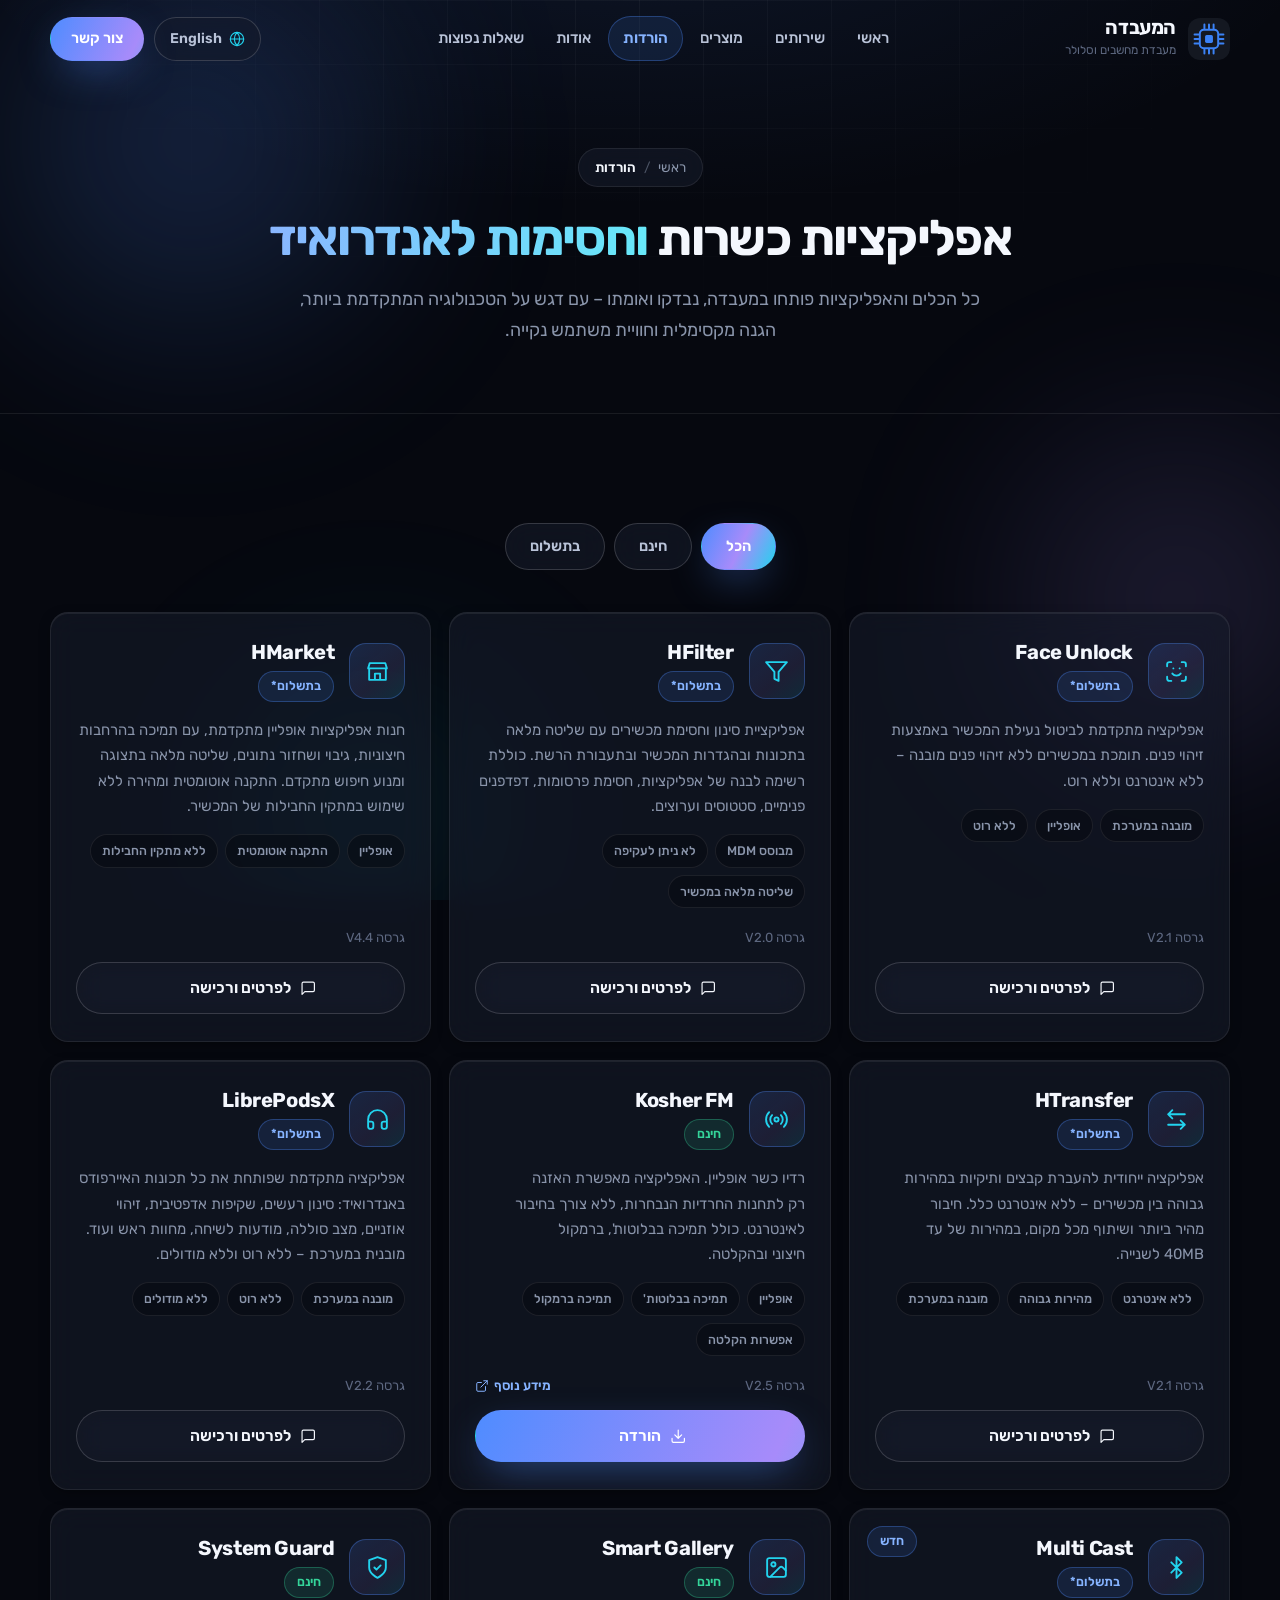
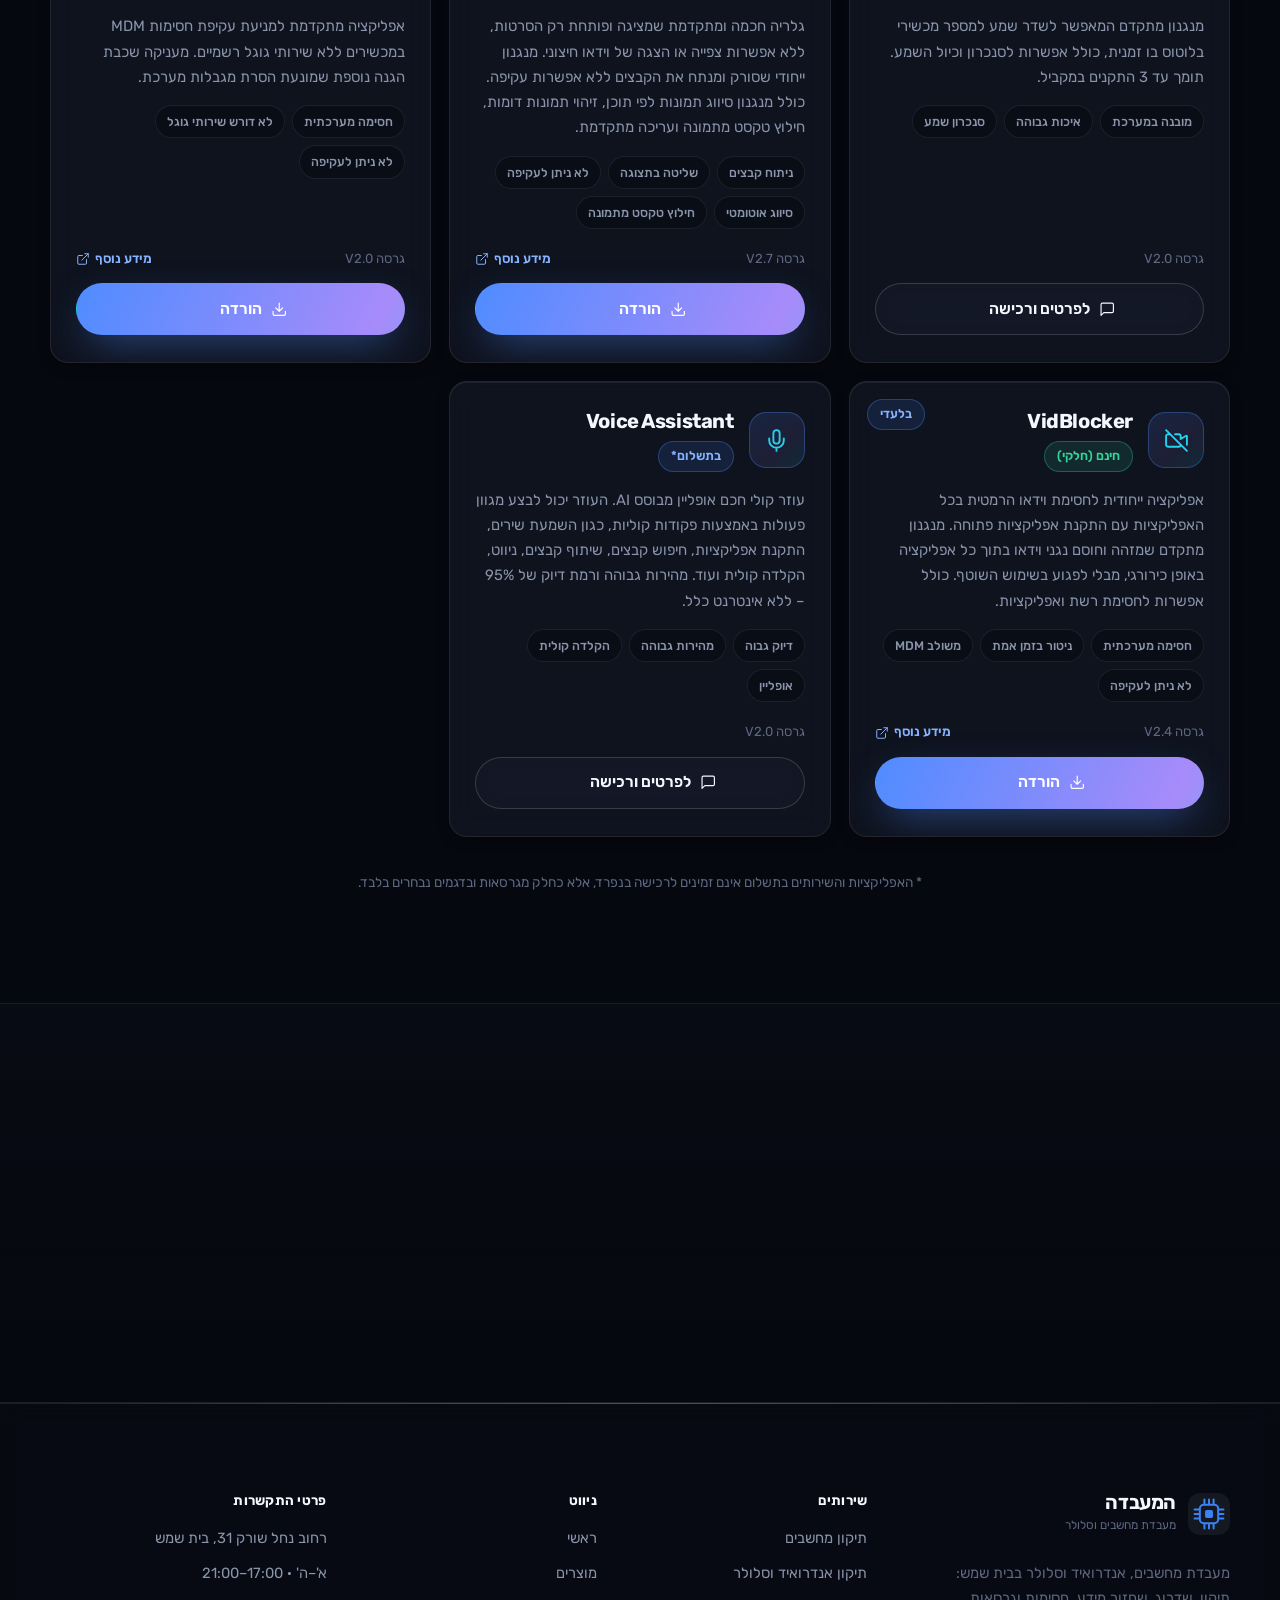
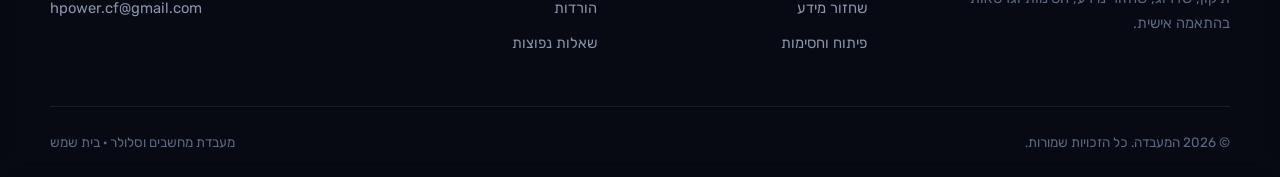
<file: downloads.html>
<!DOCTYPE html>
<html lang="he" dir="rtl">
<head>
  <meta charset="UTF-8">
  <meta name="viewport" content="width=device-width, initial-scale=1">
  <title>הורדת אפליקציות כשרות וחסימות לאנדרואיד – VidBlocker, Kosher FM | המעבדה</title>
  <meta name="description" content="מרכז ההורדות של המעבדה: VidBlocker לחסימת וידאו, רדיו כשר Kosher FM, גלריה חכמה Smart Gallery, System Guard נגד עקיפת חסימות MDM, ואפליקציות נוספות לאנדרואיד.">
  <meta name="robots" content="index, follow, max-image-preview:large">
  <link rel="canonical" href="https://www.yosef-mobile.co.il/downloads.html">
  <link rel="alternate" hreflang="he" href="https://www.yosef-mobile.co.il/downloads.html">
  <link rel="alternate" hreflang="en" href="https://www.yosef-mobile.co.il/en/downloads.html">
  <link rel="alternate" hreflang="x-default" href="https://www.yosef-mobile.co.il/downloads.html">
  <meta name="theme-color" content="#06080f">

  <meta property="og:type" content="website">
  <meta property="og:locale" content="he_IL">
  <meta property="og:site_name" content="המעבדה">
  <meta property="og:title" content="אפליקציות כשרות וחסימות לאנדרואיד | המעבדה">
  <meta property="og:description" content="VidBlocker, Kosher FM, Smart Gallery, System Guard ועוד – אפליקציות וחסימות שפותחו במעבדה.">
  <meta property="og:url" content="https://www.yosef-mobile.co.il/downloads.html">
  <meta property="og:image" content="https://www.yosef-mobile.co.il/assets/img/og-image.jpg">
  <meta property="og:image:width" content="1200">
  <meta property="og:image:height" content="630">
  <meta name="twitter:card" content="summary_large_image">

  <link rel="icon" href="assets/img/favicon.svg" type="image/svg+xml">
  <link rel="icon" href="assets/img/favicon-32.png" sizes="32x32" type="image/png">
  <link rel="apple-touch-icon" href="assets/img/apple-touch-icon.png">
  <link rel="manifest" href="site.webmanifest">

  <link rel="preconnect" href="https://fonts.googleapis.com">
  <link rel="preconnect" href="https://fonts.gstatic.com" crossorigin>
  <link rel="stylesheet" href="https://fonts.googleapis.com/css2?family=Rubik:wght@300..900&display=swap">
  <link rel="stylesheet" href="assets/css/style.css">
  <script>document.documentElement.classList.add("js")</script>

  <script type="application/ld+json">
  {
    "@context": "https://schema.org",
    "@graph": [
      {
        "@type": "BreadcrumbList",
        "itemListElement": [
          { "@type": "ListItem", "position": 1, "name": "ראשי", "item": "https://www.yosef-mobile.co.il/" },
          { "@type": "ListItem", "position": 2, "name": "הורדות", "item": "https://www.yosef-mobile.co.il/downloads.html" }
        ]
      },
      {
        "@type": "CollectionPage",
        "name": "אפליקציות כשרות וחסימות לאנדרואיד",
        "url": "https://www.yosef-mobile.co.il/downloads.html",
        "inLanguage": "he-IL",
        "isPartOf": { "@id": "https://www.yosef-mobile.co.il/#website" },
        "about": ["חסימת וידאו באנדרואיד", "רדיו כשר", "סינון MDM", "אפליקציות כשרות"]
      }
    ]
  }
  </script>
</head>
<body>
  <svg xmlns="http://www.w3.org/2000/svg" style="position:absolute;width:0;height:0;overflow:hidden" aria-hidden="true" focusable="false">
<symbol id="i-monitor" viewBox="0 0 24 24"><rect x="2" y="3" width="20" height="14" rx="2"/><path d="M8 21h8M12 17v4"/></symbol>
  <symbol id="i-phone" viewBox="0 0 24 24"><rect x="5" y="2" width="14" height="20" rx="2.5"/><path d="M11 18h2"/></symbol>
  <symbol id="i-drive" viewBox="0 0 24 24"><path d="M22 12H2"/><path d="M5.45 5.11 2 12v6a2 2 0 0 0 2 2h16a2 2 0 0 0 2-2v-6l-3.45-6.89A2 2 0 0 0 16.76 4H7.24a2 2 0 0 0-1.79 1.11z"/><path d="M6 16h.01M10 16h.01"/></symbol>
  <symbol id="i-code" viewBox="0 0 24 24"><path d="m16 18 6-6-6-6M8 6l-6 6 6 6"/></symbol>
  <symbol id="i-shield" viewBox="0 0 24 24"><path d="M12 22s8-4 8-10V5l-8-3-8 3v7c0 6 8 10 8 10z"/><path d="m9 12 2 2 4-4"/></symbol>
  <symbol id="i-sliders" viewBox="0 0 24 24"><path d="M4 21v-7M4 10V3M12 21v-9M12 8V3M20 21v-5M20 12V3M1 14h6M9 8h6M17 16h6"/></symbol>
  <symbol id="i-headphones" viewBox="0 0 24 24"><path d="M3 14h3a2 2 0 0 1 2 2v3a2 2 0 0 1-2 2H5a2 2 0 0 1-2-2v-7a9 9 0 0 1 18 0v7a2 2 0 0 1-2 2h-1a2 2 0 0 1-2-2v-3a2 2 0 0 1 2-2h3"/></symbol>
  <symbol id="i-mail" viewBox="0 0 24 24"><rect x="2" y="4" width="20" height="16" rx="2"/><path d="m22 7-8.97 5.7a1.94 1.94 0 0 1-2.06 0L2 7"/></symbol>
  <symbol id="i-pin" viewBox="0 0 24 24"><path d="M20 10c0 6-8 12-8 12s-8-6-8-12a8 8 0 0 1 16 0z"/><circle cx="12" cy="10" r="3"/></symbol>
  <symbol id="i-clock" viewBox="0 0 24 24"><circle cx="12" cy="12" r="10"/><path d="M12 6v6l4 2"/></symbol>
  <symbol id="i-arrow" viewBox="0 0 24 24"><path d="M19 12H5M12 19l-7-7 7-7"/></symbol>
  <symbol id="i-check" viewBox="0 0 24 24"><path d="M20 6 9 17l-5-5"/></symbol>
  <symbol id="i-x" viewBox="0 0 24 24"><path d="M18 6 6 18M6 6l12 12"/></symbol>
  <symbol id="i-minus" viewBox="0 0 24 24"><path d="M6 12h12"/></symbol>
  <symbol id="i-menu" viewBox="0 0 24 24"><path d="M4 7h16M4 12h16M4 17h16"/></symbol>
  <symbol id="i-download" viewBox="0 0 24 24"><path d="M21 15v4a2 2 0 0 1-2 2H5a2 2 0 0 1-2-2v-4M7 10l5 5 5-5M12 15V3"/></symbol>
  <symbol id="i-bag" viewBox="0 0 24 24"><path d="M6 2 3 6v14a2 2 0 0 0 2 2h14a2 2 0 0 0 2-2V6l-3-4z"/><path d="M3 6h18M16 10a4 4 0 0 1-8 0"/></symbol>
  <symbol id="i-external" viewBox="0 0 24 24"><path d="M15 3h6v6M10 14 21 3M18 13v6a2 2 0 0 1-2 2H5a2 2 0 0 1-2-2V8a2 2 0 0 1 2-2h6"/></symbol>
  <symbol id="i-zap" viewBox="0 0 24 24"><path d="M13 2 3 14h9l-1 8 10-12h-9l1-8z"/></symbol>
  <symbol id="i-award" viewBox="0 0 24 24"><circle cx="12" cy="8" r="6"/><path d="M15.48 12.89 17 22l-5-3-5 3 1.52-9.11"/></symbol>
  <symbol id="i-users" viewBox="0 0 24 24"><path d="M16 21v-2a4 4 0 0 0-4-4H6a4 4 0 0 0-4 4v2"/><circle cx="9" cy="7" r="4"/><path d="M22 21v-2a4 4 0 0 0-3-3.87M16 3.13a4 4 0 0 1 0 7.75"/></symbol>
  <symbol id="i-wrench" viewBox="0 0 24 24"><path d="M14.7 6.3a1 1 0 0 0 0 1.4l1.6 1.6a1 1 0 0 0 1.4 0l3.77-3.77a6 6 0 0 1-7.94 7.94l-6.91 6.91a2.12 2.12 0 0 1-3-3l6.91-6.91a6 6 0 0 1 7.94-7.94l-3.76 3.76z"/></symbol>
  <symbol id="i-globe" viewBox="0 0 24 24"><circle cx="12" cy="12" r="10"/><path d="M2 12h20M12 2a15.3 15.3 0 0 1 4 10 15.3 15.3 0 0 1-4 10 15.3 15.3 0 0 1-4-10 15.3 15.3 0 0 1 4-10z"/></symbol>
  <symbol id="i-play" viewBox="0 0 24 24"><rect x="2" y="4" width="20" height="16" rx="3"/><path d="m10 9 5 3-5 3z"/></symbol>
  <symbol id="i-video-off" viewBox="0 0 24 24"><path d="M10.66 6H14a2 2 0 0 1 2 2v2.5l5.25-3.06a.5.5 0 0 1 .75.43v8.2M16 16a2 2 0 0 1-2 2H4a2 2 0 0 1-2-2V8a2 2 0 0 1 2-2h2M2 2l20 20"/></symbol>
  <symbol id="i-store" viewBox="0 0 24 24"><path d="M3 9 4.5 4h15L21 9M4 9v11h16V9M3 9h18M9.5 20v-6h5v6"/></symbol>
  <symbol id="i-radio" viewBox="0 0 24 24"><circle cx="12" cy="12" r="2"/><path d="M16.24 7.76a6 6 0 0 1 0 8.49M7.76 16.24a6 6 0 0 1 0-8.49M19.07 4.93a10 10 0 0 1 0 14.14M4.93 19.07a10 10 0 0 1 0-14.14"/></symbol>
  <symbol id="i-face" viewBox="0 0 24 24"><path d="M3 7V5a2 2 0 0 1 2-2h2M17 3h2a2 2 0 0 1 2 2v2M21 17v2a2 2 0 0 1-2 2h-2M7 21H5a2 2 0 0 1-2-2v-2M8 14s1.5 2 4 2 4-2 4-2M9 9h.01M15 9h.01"/></symbol>
  <symbol id="i-filter" viewBox="0 0 24 24"><path d="M22 3H2l8 9.46V19l4 2v-8.54L22 3z"/></symbol>
  <symbol id="i-transfer" viewBox="0 0 24 24"><path d="M8 3 4 7l4 4M4 7h16M16 21l4-4-4-4M20 17H4"/></symbol>
  <symbol id="i-image" viewBox="0 0 24 24"><rect x="3" y="3" width="18" height="18" rx="2"/><circle cx="9" cy="9" r="2"/><path d="m21 15-3.09-3.09a2 2 0 0 0-2.82 0L6 21"/></symbol>
  <symbol id="i-mic" viewBox="0 0 24 24"><rect x="9" y="2" width="6" height="13" rx="3"/><path d="M19 10v2a7 7 0 0 1-14 0v-2M12 19v3"/></symbol>
  <symbol id="i-lock" viewBox="0 0 24 24"><rect x="3" y="11" width="18" height="11" rx="2"/><path d="M7 11V7a5 5 0 0 1 10 0v4"/></symbol>
  <symbol id="i-cpu" viewBox="0 0 24 24"><rect x="4" y="4" width="16" height="16" rx="2"/><rect x="9" y="9" width="6" height="6" rx="1"/><path d="M15 2v2M15 20v2M2 15h2M2 9h2M20 15h2M20 9h2M9 2v2M9 20v2"/></symbol>
  <symbol id="i-battery" viewBox="0 0 24 24"><rect x="2" y="7" width="16" height="10" rx="2"/><path d="M22 11v2M6 11v2M10 11v2"/></symbol>
  <symbol id="i-camera" viewBox="0 0 24 24"><path d="M14.5 4h-5L7 7H4a2 2 0 0 0-2 2v9a2 2 0 0 0 2 2h16a2 2 0 0 0 2-2V9a2 2 0 0 0-2-2h-3l-2.5-3z"/><circle cx="12" cy="13" r="3"/></symbol>
  <symbol id="i-layers" viewBox="0 0 24 24"><path d="m12 2 10 5-10 5L2 7l10-5z"/><path d="m2 17 10 5 10-5M2 12l10 5 10-5"/></symbol>
  <symbol id="i-android" viewBox="0 0 24 24"><path d="M5 16V11a7 7 0 0 1 14 0v5z"/><path d="M5 16h14v2a2 2 0 0 1-2 2H7a2 2 0 0 1-2-2zM7 5 5.5 3M17 5l1.5-2"/><path d="M9.5 10h.01M14.5 10h.01"/></symbol>
  <symbol id="i-bluetooth" viewBox="0 0 24 24"><path d="m7 7 10 10-5 5V2l5 5L7 17"/></symbol>
  <symbol id="i-send" viewBox="0 0 24 24"><path d="M22 2 11 13M22 2l-7 20-4-9-9-4 20-7z"/></symbol>
  <symbol id="i-nav" viewBox="0 0 24 24"><path d="m3 11 19-9-9 19-2-8-8-2z"/></symbol>
  <symbol id="i-sparkle" viewBox="0 0 24 24"><path d="M12 3v4M12 17v4M3 12h4M17 12h4M6.3 6.3l2.1 2.1M15.6 15.6l2.1 2.1M6.3 17.7l2.1-2.1M15.6 8.4l2.1-2.1"/></symbol>
  <symbol id="i-message" viewBox="0 0 24 24"><path d="M21 15a2 2 0 0 1-2 2H7l-4 4V5a2 2 0 0 1 2-2h14a2 2 0 0 1 2 2z"/></symbol>
  <symbol id="i-search" viewBox="0 0 24 24"><circle cx="11" cy="11" r="8"/><path d="m21 21-4.35-4.35"/></symbol>
  <symbol id="i-bug" viewBox="0 0 24 24"><rect x="8" y="6" width="8" height="14" rx="4"/><path d="M12 20v-9M3 13h5M16 13h5M4 7l4 2M20 7l-4 2M4 19l4-2M20 19l-4-2M9 3l1.5 3M15 3l-1.5 3"/></symbol>
  <symbol id="i-languages" viewBox="0 0 24 24"><path d="m5 8 6 6M4 14l6-6 2-3M2 5h12M7 2h1M22 22l-5-10-5 10M14 18h6"/></symbol>
</svg>
  <a class="skip-link" href="#main">דלג לתוכן הראשי</a>

  <header class="site-header">
    <div class="container header-inner">
      <a class="brand" href="./" aria-label="המעבדה – לעמוד הבית">
        <img class="brand-mark" src="assets/img/favicon.svg" width="42" height="42" alt="">
        <span>
          <span class="brand-name">המעבדה</span>
          <span class="brand-tag">מעבדת מחשבים וסלולר</span>
        </span>
      </a>

      <nav class="main-nav" id="main-nav" aria-label="ניווט ראשי">
        <ul>
          <li><a href="./">ראשי</a></li>
          <li><a href="./#services">שירותים</a></li>
          <li><a href="products.html">מוצרים</a></li>
          <li><a href="downloads.html" aria-current="page">הורדות</a></li>
          <li><a href="./#about">אודות</a></li>
          <li><a href="./#faq">שאלות נפוצות</a></li>
        </ul>
      </nav>

      <div class="header-actions">
        <a class="lang-switch" href="en/downloads.html" hreflang="en" lang="en" aria-label="English version"><svg class="icon" aria-hidden="true"><use href="#i-globe"/></svg>English</a>
        <a class="btn btn-primary btn-sm" href="./#contact">צור קשר</a>
        <button class="nav-toggle" type="button" aria-controls="main-nav" aria-expanded="false" aria-label="פתיחת תפריט">
          <svg class="icon icon-open" aria-hidden="true"><use href="#i-menu"/></svg>
          <svg class="icon icon-close" aria-hidden="true"><use href="#i-x"/></svg>
        </button>
      </div>
    </div>
  </header>

  <main id="main">

    <section class="page-hero" aria-labelledby="page-title">
      <div class="container">
        <nav class="breadcrumbs reveal" aria-label="פירורי לחם">
          <ol>
            <li><a href="./">ראשי</a></li>
            <li><span aria-current="page">הורדות</span></li>
          </ol>
        </nav>
        <h1 id="page-title" class="reveal" style="--d:.06s">אפליקציות כשרות <span class="grad-text">וחסימות לאנדרואיד</span></h1>
        <p class="reveal" style="--d:.12s">כל הכלים והאפליקציות פותחו במעבדה, נבדקו ואומתו – עם דגש על הטכנולוגיה המתקדמת ביותר, הגנה מקסימלית וחוויית משתמש נקייה.</p>
      </div>
    </section>

    <section class="section" aria-label="רשימת האפליקציות">
      <div class="container">
        <div class="filters reveal" role="group" aria-label="סינון אפליקציות">
          <button class="filter-btn" type="button" data-filter="all" aria-pressed="true">הכל</button>
          <button class="filter-btn" type="button" data-filter="free" aria-pressed="false">חינם</button>
          <button class="filter-btn" type="button" data-filter="paid" aria-pressed="false">בתשלום</button>
        </div>

        <div class="app-grid">
          <!-- Face Unlock -->
          <article class="app reveal" id="face-unlock" data-price="paid">
            <div class="app-head">
              <span class="app-icon"><svg class="icon" aria-hidden="true"><use href="#i-face"/></svg></span>
              <div>
                <h2>Face Unlock</h2>
                <span class="badge badge-accent">בתשלום*</span>
              </div>
            </div>
            <p>אפליקציה מתקדמת לביטול נעילת המכשיר באמצעות זיהוי פנים. תומכת במכשירים ללא זיהוי פנים מובנה – ללא אינטרנט וללא רוט.</p>
            <ul class="tags" aria-label="תכונות">
              <li class="tag">מובנה במערכת</li><li class="tag">אופליין</li><li class="tag">ללא רוט</li>
            </ul>
            <div class="app-foot">
              <div class="app-meta"><span>גרסה <span class="ltr">V2.1</span></span></div>
              <a class="btn btn-ghost btn-block" href="./#contact"><svg class="icon" aria-hidden="true"><use href="#i-message"/></svg>לפרטים ורכישה</a>
            </div>
          </article>
          <!-- HFilter -->
          <article class="app reveal" id="hfilter" data-price="paid">
            <div class="app-head">
              <span class="app-icon"><svg class="icon" aria-hidden="true"><use href="#i-filter"/></svg></span>
              <div>
                <h2>HFilter</h2>
                <span class="badge badge-accent">בתשלום*</span>
              </div>
            </div>
            <p>אפליקציית סינון וחסימת מכשירים עם שליטה מלאה בתכונות ובהגדרות המכשיר ובתעבורת הרשת. כוללת רשימה לבנה של אפליקציות, חסימת פרסומות, דפדפנים פנימיים, סטטוסים וערוצים.</p>
            <ul class="tags" aria-label="תכונות">
              <li class="tag">מבוסס MDM</li><li class="tag">לא ניתן לעקיפה</li><li class="tag">שליטה מלאה במכשיר</li>
            </ul>
            <div class="app-foot">
              <div class="app-meta"><span>גרסה <span class="ltr">V2.0</span></span></div>
              <a class="btn btn-ghost btn-block" href="./#contact"><svg class="icon" aria-hidden="true"><use href="#i-message"/></svg>לפרטים ורכישה</a>
            </div>
          </article>
          <!-- HMarket -->
          <article class="app reveal" id="hmarket" data-price="paid">
            <div class="app-head">
              <span class="app-icon"><svg class="icon" aria-hidden="true"><use href="#i-store"/></svg></span>
              <div>
                <h2>HMarket</h2>
                <span class="badge badge-accent">בתשלום*</span>
              </div>
            </div>
            <p>חנות אפליקציות אופליין מתקדמת, עם תמיכה בהרחבות חיצוניות, גיבוי ושחזור נתונים, שליטה מלאה בתצוגה ומנוע חיפוש מתקדם. התקנה אוטומטית ומהירה ללא שימוש במתקין החבילות של המכשיר.</p>
            <ul class="tags" aria-label="תכונות">
              <li class="tag">אופליין</li><li class="tag">התקנה אוטומטית</li><li class="tag">ללא מתקין החבילות</li>
            </ul>
            <div class="app-foot">
              <div class="app-meta"><span>גרסה <span class="ltr">V4.4</span></span></div>
              <a class="btn btn-ghost btn-block" href="./#contact"><svg class="icon" aria-hidden="true"><use href="#i-message"/></svg>לפרטים ורכישה</a>
            </div>
          </article>
          <!-- HTransfer -->
          <article class="app reveal" id="htransfer" data-price="paid">
            <div class="app-head">
              <span class="app-icon"><svg class="icon" aria-hidden="true"><use href="#i-transfer"/></svg></span>
              <div>
                <h2>HTransfer</h2>
                <span class="badge badge-accent">בתשלום*</span>
              </div>
            </div>
            <p>אפליקציה ייחודית להעברת קבצים ותיקיות במהירות גבוהה בין מכשירים – ללא אינטרנט כלל. חיבור מהיר ביותר ושיתוף מכל מקום, במהירות של עד <span class="ltr">40MB</span> לשנייה.</p>
            <ul class="tags" aria-label="תכונות">
              <li class="tag">ללא אינטרנט</li><li class="tag">מהירות גבוהה</li><li class="tag">מובנה במערכת</li>
            </ul>
            <div class="app-foot">
              <div class="app-meta"><span>גרסה <span class="ltr">V2.1</span></span></div>
              <a class="btn btn-ghost btn-block" href="./#contact"><svg class="icon" aria-hidden="true"><use href="#i-message"/></svg>לפרטים ורכישה</a>
            </div>
          </article>
          <!-- Kosher FM -->
          <article class="app reveal" id="kosher-fm" data-price="free">
            <div class="app-head">
              <span class="app-icon"><svg class="icon" aria-hidden="true"><use href="#i-radio"/></svg></span>
              <div>
                <h2>Kosher FM</h2>
                <span class="badge badge-ok">חינם</span>
              </div>
            </div>
            <p>רדיו כשר אופליין. האפליקציה מאפשרת האזנה רק לתחנות החרדיות הנבחרות, ללא צורך בחיבור לאינטרנט. כולל תמיכה בבלוטות', ברמקול חיצוני ובהקלטה.</p>
            <ul class="tags" aria-label="תכונות">
              <li class="tag">אופליין</li><li class="tag">תמיכה בבלוטות'</li><li class="tag">תמיכה ברמקול</li><li class="tag">אפשרות הקלטה</li>
            </ul>
            <div class="app-foot">
              <div class="app-meta">
                <span>גרסה <span class="ltr">V2.5</span></span>
                <a href="https://mitmachim.top/post/1076410" target="_blank" rel="noopener">מידע נוסף<svg class="icon" aria-hidden="true"><use href="#i-external"/></svg></a>
              </div>
              <a class="btn btn-primary btn-block" href="KosherFM.zip" download><svg class="icon" aria-hidden="true"><use href="#i-download"/></svg>הורדה</a>
            </div>
          </article>
          <!-- LibrePodsX -->
          <article class="app reveal" id="librepodsx" data-price="paid">
            <div class="app-head">
              <span class="app-icon"><svg class="icon" aria-hidden="true"><use href="#i-headphones"/></svg></span>
              <div>
                <h2>LibrePodsX</h2>
                <span class="badge badge-accent">בתשלום*</span>
              </div>
            </div>
            <p>אפליקציה מתקדמת שפותחת את כל תכונות האיירפודס באנדרואיד: סינון רעשים, שקיפות אדפטיבית, זיהוי אוזניים, מצב סוללה, מודעות לשיחה, מחוות ראש ועוד. מובנית במערכת – ללא רוט וללא מודולים.</p>
            <ul class="tags" aria-label="תכונות">
              <li class="tag">מובנה במערכת</li><li class="tag">ללא רוט</li><li class="tag">ללא מודולים</li>
            </ul>
            <div class="app-foot">
              <div class="app-meta"><span>גרסה <span class="ltr">V2.2</span></span></div>
              <a class="btn btn-ghost btn-block" href="./#contact"><svg class="icon" aria-hidden="true"><use href="#i-message"/></svg>לפרטים ורכישה</a>
            </div>
          </article>
          <!-- Multi Cast -->
          <article class="app reveal" id="multi-cast" data-price="paid">
            <span class="badge badge-accent app-ribbon">חדש</span>
            <div class="app-head">
              <span class="app-icon"><svg class="icon" aria-hidden="true"><use href="#i-bluetooth"/></svg></span>
              <div>
                <h2>Multi Cast</h2>
                <span class="badge badge-accent">בתשלום*</span>
              </div>
            </div>
            <p>מנגנון מתקדם המאפשר לשדר שמע למספר מכשירי בלוטוס בו זמנית, כולל אפשרות לסנכרון וכיול השמע. תומך עד 3 התקנים במקביל.</p>
            <ul class="tags" aria-label="תכונות">
              <li class="tag">מובנה במערכת</li><li class="tag">איכות גבוהה</li><li class="tag">סנכרון שמע</li>
            </ul>
            <div class="app-foot">
              <div class="app-meta"><span>גרסה <span class="ltr">V2.0</span></span></div>
              <a class="btn btn-ghost btn-block" href="./#contact"><svg class="icon" aria-hidden="true"><use href="#i-message"/></svg>לפרטים ורכישה</a>
            </div>
          </article>
          <!-- Smart Gallery -->
          <article class="app reveal" id="smart-gallery" data-price="free">
            <div class="app-head">
              <span class="app-icon"><svg class="icon" aria-hidden="true"><use href="#i-image"/></svg></span>
              <div>
                <h2>Smart Gallery</h2>
                <span class="badge badge-ok">חינם</span>
              </div>
            </div>
            <p>גלריה חכמה ומתקדמת שמציגה ופותחת רק הסרטות, ללא אפשרות צפייה או הצגה של וידאו חיצוני. מנגנון ייחודי שסורק ומנתח את הקבצים ללא אפשרות עקיפה. כולל מנגנון סיווג תמונות לפי תוכן, זיהוי תמונות דומות, חילוץ טקסט מתמונה ועריכה מתקדמת.</p>
            <ul class="tags" aria-label="תכונות">
              <li class="tag">ניתוח קבצים</li><li class="tag">שליטה בתצוגה</li><li class="tag">לא ניתן לעקיפה</li><li class="tag">סיווג אוטומטי</li><li class="tag">חילוץ טקסט מתמונה</li>
            </ul>
            <div class="app-foot">
              <div class="app-meta">
                <span>גרסה <span class="ltr">V2.7</span></span>
                <a href="https://mitmachim.top/post/1073814" target="_blank" rel="noopener">מידע נוסף<svg class="icon" aria-hidden="true"><use href="#i-external"/></svg></a>
              </div>
              <a class="btn btn-primary btn-block" href="SmartGallery.apk" download><svg class="icon" aria-hidden="true"><use href="#i-download"/></svg>הורדה</a>
            </div>
          </article>
          <!-- System Guard -->
          <article class="app reveal" id="system-guard" data-price="free">
            <div class="app-head">
              <span class="app-icon"><svg class="icon" aria-hidden="true"><use href="#i-shield"/></svg></span>
              <div>
                <h2>System Guard</h2>
                <span class="badge badge-ok">חינם</span>
              </div>
            </div>
            <p>אפליקציה מתקדמת למניעת עקיפת חסימות MDM במכשירים ללא שירותי גוגל רשמיים. מעניקה שכבת הגנה נוספת שמונעת הסרת מגבלות מערכת.</p>
            <ul class="tags" aria-label="תכונות">
              <li class="tag">חסימה מערכתית</li><li class="tag">לא דורש שירותי גוגל</li><li class="tag">לא ניתן לעקיפה</li>
            </ul>
            <div class="app-foot">
              <div class="app-meta">
                <span>גרסה <span class="ltr">V2.0</span></span>
                <a href="https://mitmachim.top/post/1099767" target="_blank" rel="noopener">מידע נוסף<svg class="icon" aria-hidden="true"><use href="#i-external"/></svg></a>
              </div>
              <a class="btn btn-primary btn-block" href="SystemGuard.apk" download><svg class="icon" aria-hidden="true"><use href="#i-download"/></svg>הורדה</a>
            </div>
          </article>
          <!-- VidBlocker -->
          <article class="app reveal" id="vidblocker" data-price="free">
            <span class="badge badge-accent app-ribbon">בלעדי</span>
            <div class="app-head">
              <span class="app-icon"><svg class="icon" aria-hidden="true"><use href="#i-video-off"/></svg></span>
              <div>
                <h2>VidBlocker</h2>
                <span class="badge badge-ok">חינם (חלקי)</span>
              </div>
            </div>
            <p>אפליקציה ייחודית לחסימת וידאו הרמטית בכל האפליקציות עם התקנת אפליקציות פתוחה. מנגנון מתקדם שמזהה וחוסם נגני וידאו בתוך כל אפליקציה באופן כירורגי, מבלי לפגוע בשימוש השוטף. כולל אפשרות לחסימת רשת ואפליקציות.</p>
            <ul class="tags" aria-label="תכונות">
              <li class="tag">חסימה מערכתית</li><li class="tag">ניטור בזמן אמת</li><li class="tag">משולב MDM</li><li class="tag">לא ניתן לעקיפה</li>
            </ul>
            <div class="app-foot">
              <div class="app-meta">
                <span>גרסה <span class="ltr">V2.4</span></span>
                <a href="https://mitmachim.top/post/1087457" target="_blank" rel="noopener">מידע נוסף<svg class="icon" aria-hidden="true"><use href="#i-external"/></svg></a>
              </div>
              <a class="btn btn-primary btn-block" href="VidBlocker.apk" download><svg class="icon" aria-hidden="true"><use href="#i-download"/></svg>הורדה</a>
            </div>
          </article>
          <!-- Voice Assistant -->
          <article class="app reveal" id="voice-assistant" data-price="paid">
            <div class="app-head">
              <span class="app-icon"><svg class="icon" aria-hidden="true"><use href="#i-mic"/></svg></span>
              <div>
                <h2>Voice Assistant</h2>
                <span class="badge badge-accent">בתשלום*</span>
              </div>
            </div>
            <p>עוזר קולי חכם אופליין מבוסס AI. העוזר יכול לבצע מגוון פעולות באמצעות פקודות קוליות, כגון השמעת שירים, התקנת אפליקציות, חיפוש קבצים, שיתוף קבצים, ניווט, הקלדה קולית ועוד. מהירות גבוהה ורמת דיוק של 95% – ללא אינטרנט כלל.</p>
            <ul class="tags" aria-label="תכונות">
              <li class="tag">דיוק גבוה</li><li class="tag">מהירות גבוהה</li><li class="tag">הקלדה קולית</li><li class="tag">אופליין</li>
            </ul>
            <div class="app-foot">
              <div class="app-meta"><span>גרסה <span class="ltr">V2.0</span></span></div>
              <a class="btn btn-ghost btn-block" href="./#contact"><svg class="icon" aria-hidden="true"><use href="#i-message"/></svg>לפרטים ורכישה</a>
            </div>
          </article>
        </div>

        <p class="note reveal">* האפליקציות והשירותים בתשלום אינם זמינים לרכישה בנפרד, אלא כחלק מגרסאות ובדגמים נבחרים בלבד.</p>
      </div>
    </section>

    <section class="section section-alt" aria-labelledby="cta-title">
      <div class="container">
        <div class="cta-band reveal">
          <div>
            <h2 id="cta-title">צריכים חסימה או גרסה בהתאמה אישית?</h2>
            <p>אנחנו מפתחים אפליקציות, חסימות וגרסאות אנדרואיד לפי הדרישות שלכם.</p>
          </div>
          <a class="btn btn-primary" href="./#contact">
            ספרו לנו מה צריך
            <svg class="icon icon-arrow" aria-hidden="true"><use href="#i-arrow"/></svg>
          </a>
        </div>
      </div>
    </section>

  </main>

  <footer class="site-footer">
    <div class="container">
      <div class="footer-grid">
        <div class="footer-about">
          <a class="brand" href="./">
            <img class="brand-mark" src="assets/img/favicon.svg" width="42" height="42" alt="">
            <span><span class="brand-name">המעבדה</span><span class="brand-tag">מעבדת מחשבים וסלולר</span></span>
          </a>
          <p>מעבדת מחשבים, אנדרואיד וסלולר בבית שמש: תיקון, שדרוג, שחזור מידע, חסימות וגרסאות בהתאמה אישית.</p>
        </div>
        <nav class="footer-col" aria-label="שירותים">
          <h2>שירותים</h2>
          <ul>
            <li><a href="./#services">תיקון מחשבים</a></li>
            <li><a href="./#services">תיקון אנדרואיד וסלולר</a></li>
            <li><a href="./#services">שחזור מידע</a></li>
            <li><a href="./#development">פיתוח וחסימות</a></li>
          </ul>
        </nav>
        <nav class="footer-col" aria-label="עמודים">
          <h2>ניווט</h2>
          <ul>
            <li><a href="./">ראשי</a></li>
            <li><a href="products.html">מוצרים</a></li>
            <li><a href="downloads.html">הורדות</a></li>
            <li><a href="./#faq">שאלות נפוצות</a></li>
          </ul>
        </nav>
        <div class="footer-col">
          <h2>פרטי התקשרות</h2>
          <address>
            <span>רחוב נחל שורק 31, בית שמש</span>
            <span>א'–ה' · 17:00–21:00</span>
            <a class="ltr" href="mailto:hpower.cf@gmail.com">hpower.cf@gmail.com</a>
          </address>
        </div>
      </div>
      <div class="footer-bottom">
        <span>© <span data-year>2026</span> המעבדה. כל הזכויות שמורות.</span>
        <span>מעבדת מחשבים וסלולר · בית שמש</span>
      </div>
    </div>
  </footer>

  <script src="assets/js/main.js" defer></script>
</body>
</html>
</file>
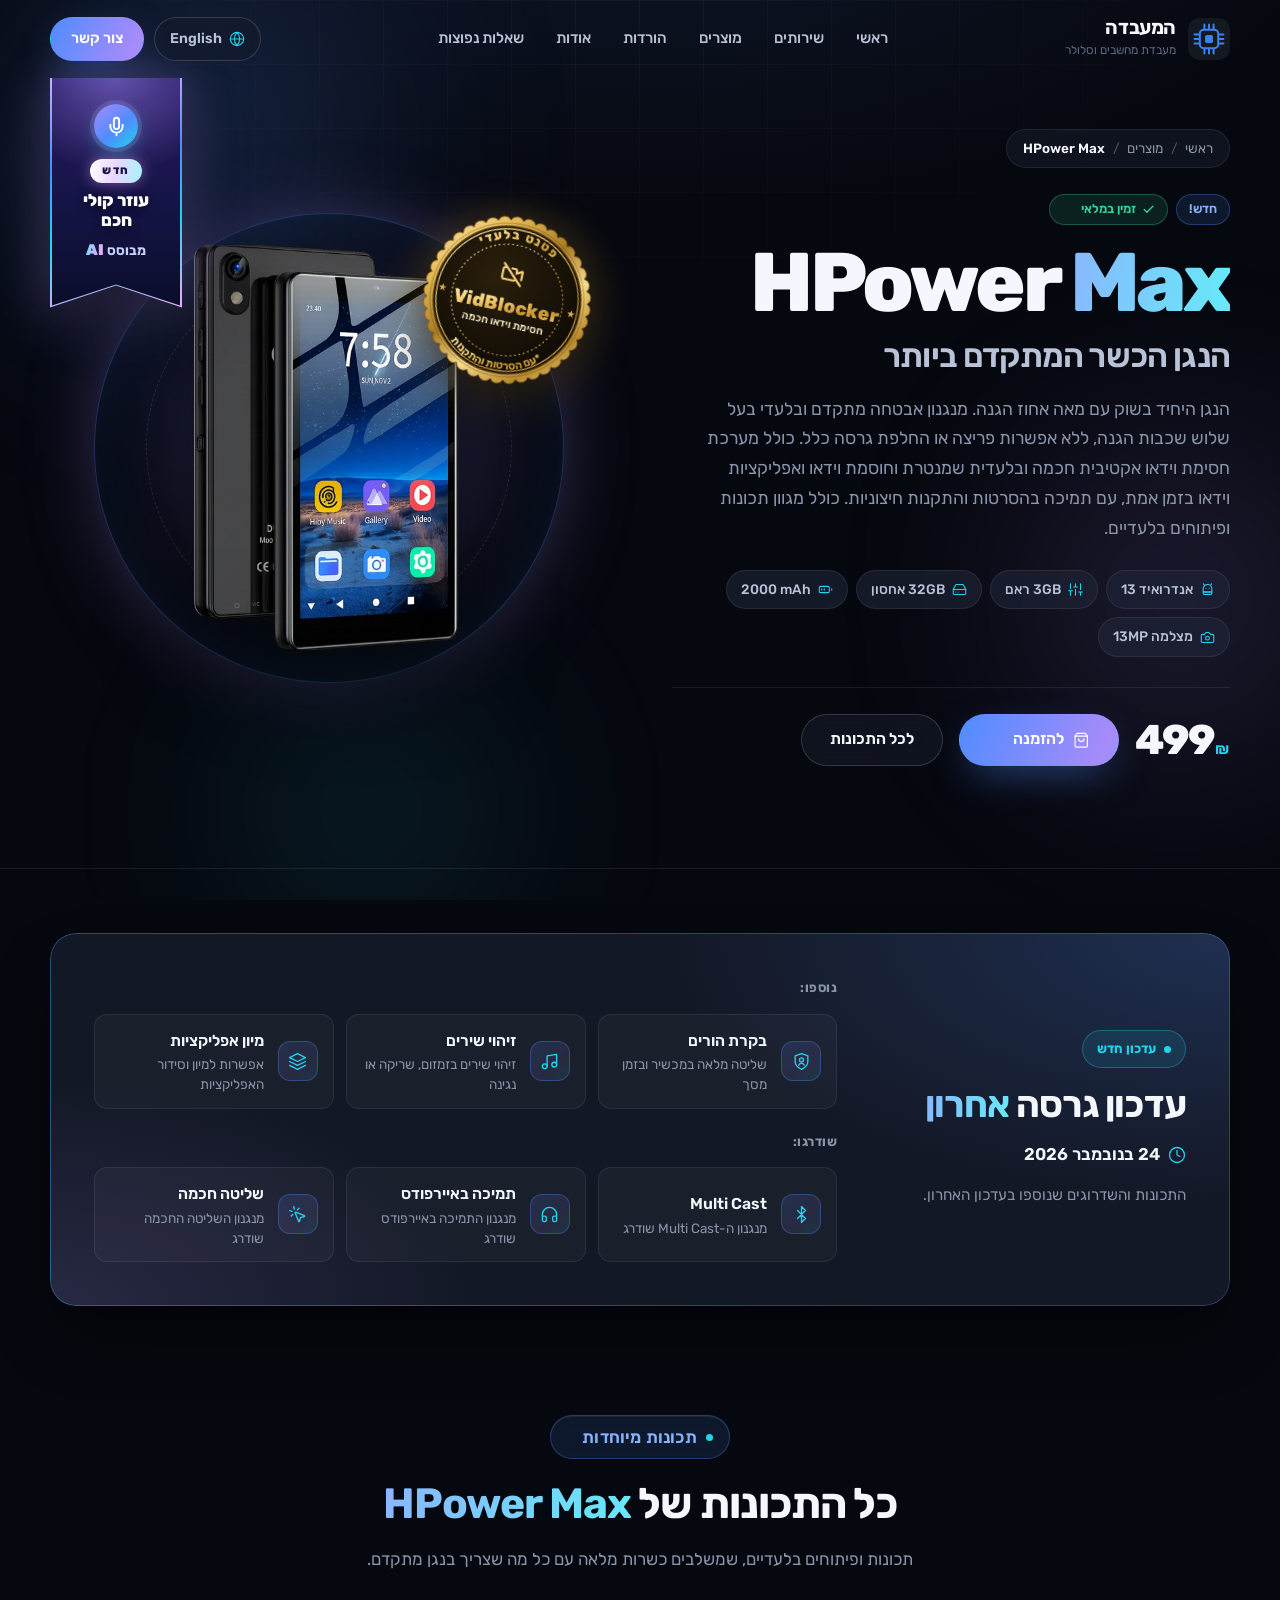
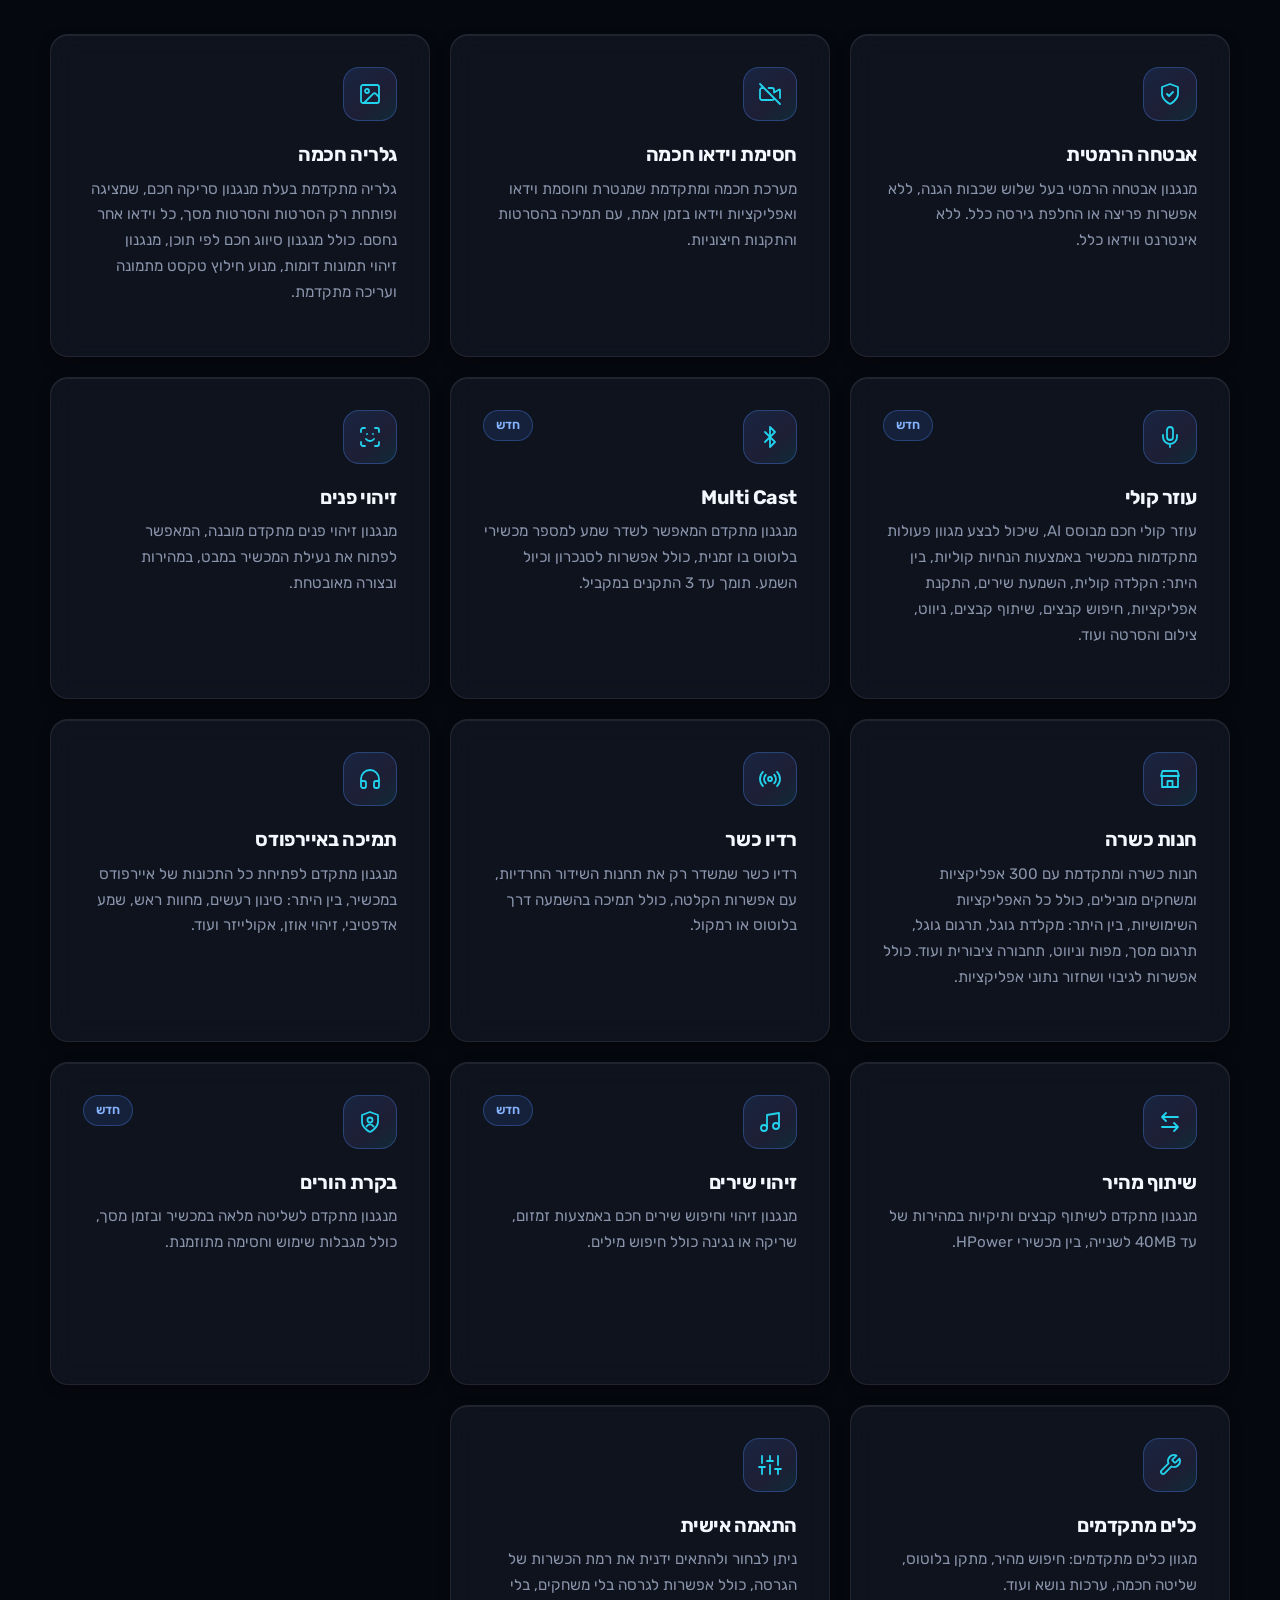
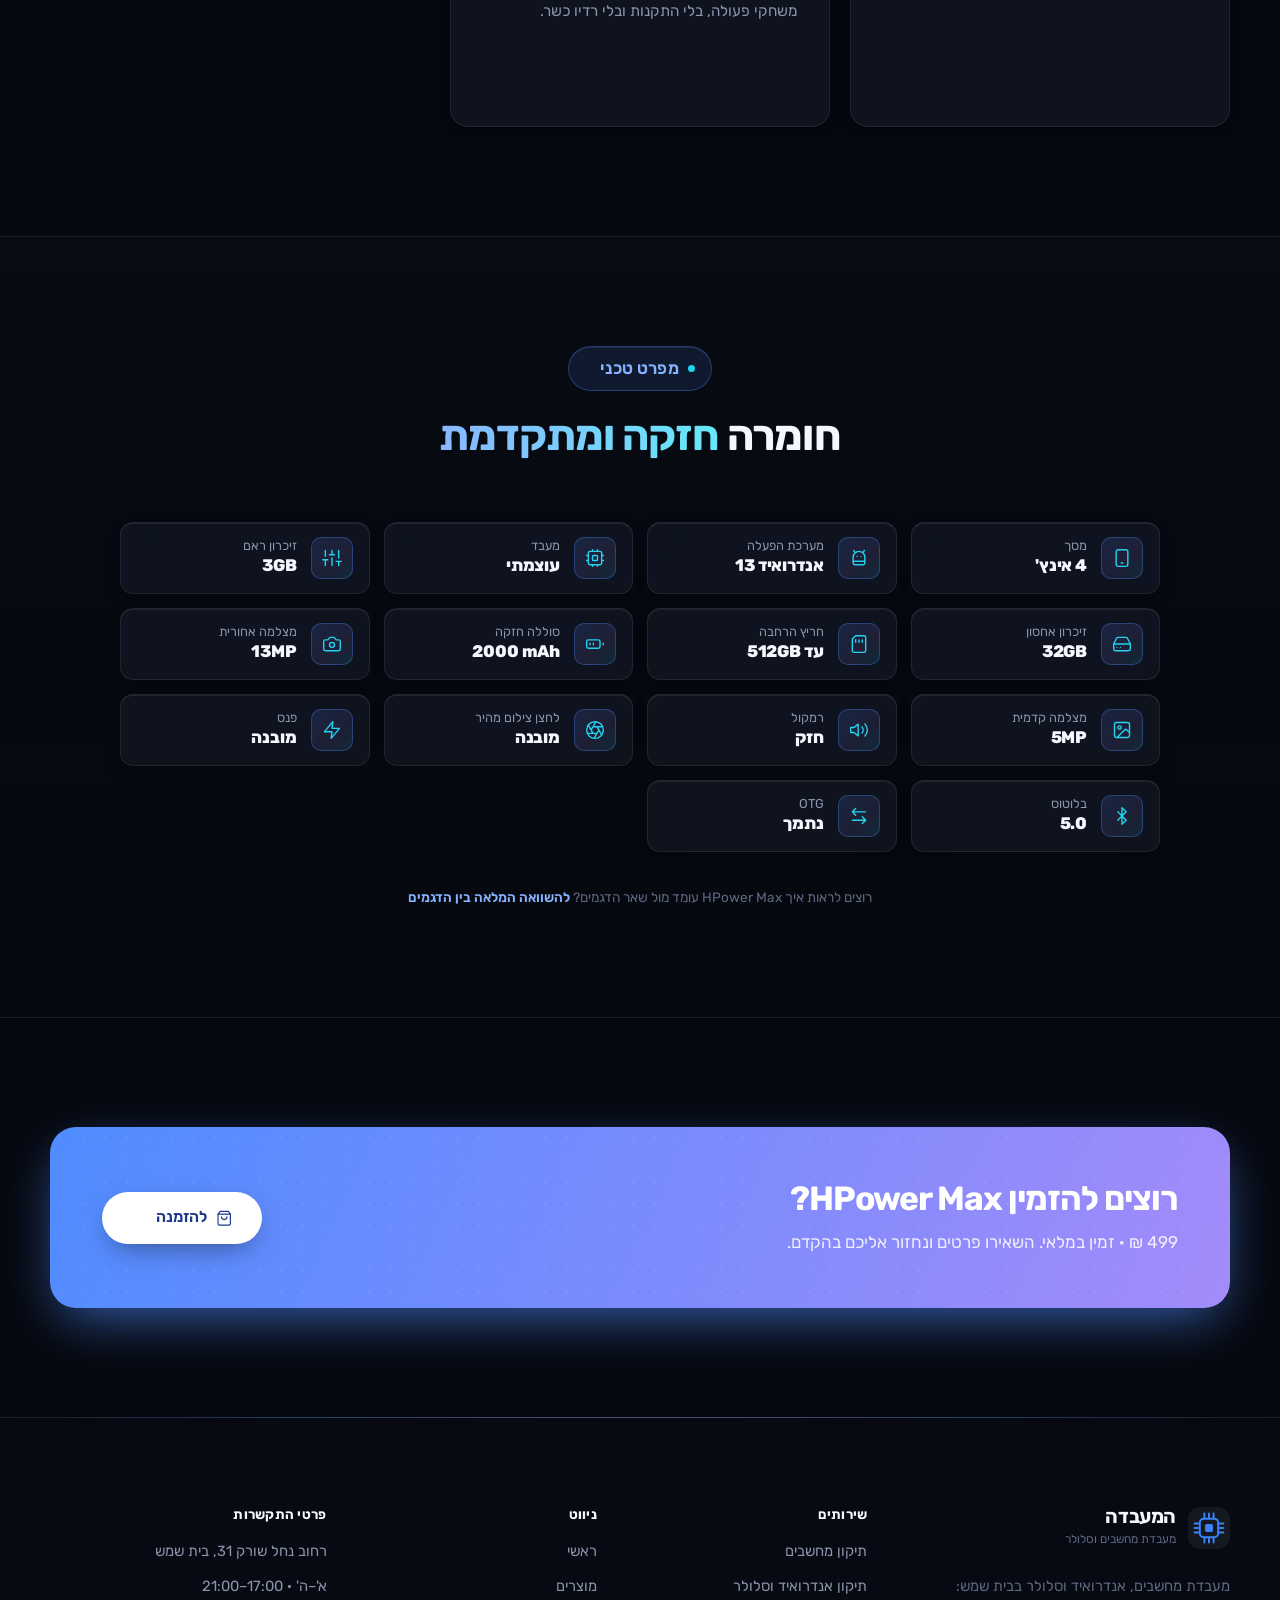
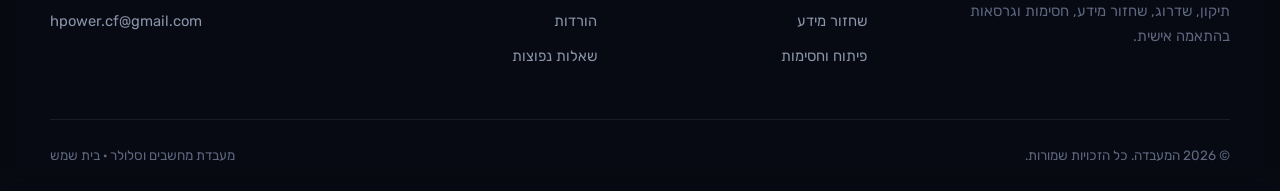
<file: hpower-max.html>
<!DOCTYPE html>
<html lang="he" dir="rtl">
<head>
  <meta charset="UTF-8">
  <meta name="viewport" content="width=device-width, initial-scale=1">
  <title>HPower Max – הנגן הכשר המתקדם ביותר | המעבדה</title>
  <meta name="description" content="HPower Max – נגן אנדרואיד כשר ללא אינטרנט וללא וידאו כלל: מנגנון בלעדי לחסימת וידאו בכל האפליקציות, אבטחה בשלוש שכבות הגנה, עוזר קולי חכם מבוסס AI, חנות כשרה עם 300 אפליקציות ומשחקים ו־32GB אחסון.">
  <meta name="robots" content="index, follow, max-image-preview:large">
  <link rel="canonical" href="https://www.yosef-mobile.co.il/hpower-max.html">
  <link rel="alternate" hreflang="he" href="https://www.yosef-mobile.co.il/hpower-max.html">
  <link rel="alternate" hreflang="en" href="https://www.yosef-mobile.co.il/en/hpower-max.html">
  <link rel="alternate" hreflang="x-default" href="https://www.yosef-mobile.co.il/hpower-max.html">
  <meta name="theme-color" content="#06080f">

  <meta property="og:type" content="product">
  <meta property="og:locale" content="he_IL">
  <meta property="og:site_name" content="המעבדה">
  <meta property="og:title" content="HPower Max – הנגן הכשר המתקדם ביותר | המעבדה">
  <meta property="og:description" content="ללא אינטרנט וללא וידאו כלל. מנגנון אבטחה בלעדי בעל שלוש שכבות הגנה, עוזר קולי חכם מבוסס AI וחנות כשרה עם 300 אפליקציות ומשחקים.">
  <meta property="og:url" content="https://www.yosef-mobile.co.il/hpower-max.html">
  <meta property="og:image" content="https://www.yosef-mobile.co.il/assets/img/og-image.jpg">
  <meta property="og:image:width" content="1200">
  <meta property="og:image:height" content="630">
  <meta name="twitter:card" content="summary_large_image">

  <link rel="icon" href="assets/img/favicon.svg" type="image/svg+xml">
  <link rel="icon" href="assets/img/favicon-32.png" sizes="32x32" type="image/png">
  <link rel="apple-touch-icon" href="assets/img/apple-touch-icon.png">
  <link rel="manifest" href="site.webmanifest">

  <link rel="preconnect" href="https://fonts.googleapis.com">
  <link rel="preconnect" href="https://fonts.gstatic.com" crossorigin>
  <link rel="stylesheet" href="https://fonts.googleapis.com/css2?family=Rubik:wght@300..900&display=swap">
  <link rel="stylesheet" href="assets/css/style.css">
  <script>document.documentElement.classList.add("js")</script>

  <script type="application/ld+json">
  {
    "@context": "https://schema.org",
    "@graph": [
      {
        "@type": "BreadcrumbList",
        "itemListElement": [
          {
            "@type": "ListItem",
            "position": 1,
            "name": "ראשי",
            "item": "https://www.yosef-mobile.co.il/"
          },
          {
            "@type": "ListItem",
            "position": 2,
            "name": "מוצרים",
            "item": "https://www.yosef-mobile.co.il/products.html"
          },
          {
            "@type": "ListItem",
            "position": 3,
            "name": "HPower Max",
            "item": "https://www.yosef-mobile.co.il/hpower-max.html"
          }
        ]
      },
      {
        "@type": "Product",
        "name": "HPower Max",
        "sku": "HPOWER-MAX",
        "brand": {
          "@type": "Brand",
          "name": "HPower"
        },
        "image": "https://www.yosef-mobile.co.il/assets/img/hpower-max.jpg",
        "description": "נגן אנדרואיד כשר. מסך 4 אינץ'. אנדרואיד 13. מעבד עוצמתי. 3GB ראם | 32GB זיכרון אחסון. סוללה חזקה 2000 mAh. מצלמה אחורית 13MP | קדמית 5MP. פנס מובנה. תומך OTG. רמקול חזק. חריץ הרחבה עד 512GB. לחצן צילום מהיר. בלוטוס 5.0. עוזר קולי חכם מבוסס AI. חנות כשרה ומתקדמת עם 300 אפליקציות ומשחקים מובילים. חסימת וידאו אקטיבית חכמה בזמן אמת, עם תמיכה בהסרטות והתקנות חיצוניות. גלריה חכמה שמציגה רק הסרטות והסרטות מסך. רדיו כשר (תחנות חרדיות בלבד). זיהוי פנים חכם מובנה. חיפוש מהיר מובנה בכל המכשיר. ערכת נושא בהתאמה אישית. מנגנון בלעדי לפתיחת כל התכונות של איירפודס במכשיר. מנגנון בלעדי לשיתוף קבצים במהירות (בין מכשירי 'HPower'). מתקן כתובת בלוטוס מובנה. לחצן חכם: פעולה נפרדת ללחיצה קצרה, ארוכה וכפולה על לחצן הצילום. מנגנון אבטחה בלעדי בעל שלוש שכבות הגנה ללא אפשרות פריצה או החלפת גירסה כלל. גרסה בהתאמה אישית.",
        "offers": {
          "@type": "Offer",
          "price": "499",
          "priceCurrency": "ILS",
          "availability": "https://schema.org/InStock",
          "itemCondition": "https://schema.org/NewCondition",
          "url": "https://www.yosef-mobile.co.il/hpower-max.html"
        }
      }
    ]
  }
  </script>
</head>
<body>
  <svg xmlns="http://www.w3.org/2000/svg" style="position:absolute;width:0;height:0;overflow:hidden" aria-hidden="true" focusable="false">
<symbol id="i-monitor" viewBox="0 0 24 24"><rect x="2" y="3" width="20" height="14" rx="2"/><path d="M8 21h8M12 17v4"/></symbol>
  <symbol id="i-phone" viewBox="0 0 24 24"><rect x="5" y="2" width="14" height="20" rx="2.5"/><path d="M11 18h2"/></symbol>
  <symbol id="i-drive" viewBox="0 0 24 24"><path d="M22 12H2"/><path d="M5.45 5.11 2 12v6a2 2 0 0 0 2 2h16a2 2 0 0 0 2-2v-6l-3.45-6.89A2 2 0 0 0 16.76 4H7.24a2 2 0 0 0-1.79 1.11z"/><path d="M6 16h.01M10 16h.01"/></symbol>
  <symbol id="i-code" viewBox="0 0 24 24"><path d="m16 18 6-6-6-6M8 6l-6 6 6 6"/></symbol>
  <symbol id="i-shield" viewBox="0 0 24 24"><path d="M12 22s8-4 8-10V5l-8-3-8 3v7c0 6 8 10 8 10z"/><path d="m9 12 2 2 4-4"/></symbol>
  <symbol id="i-sliders" viewBox="0 0 24 24"><path d="M4 21v-7M4 10V3M12 21v-9M12 8V3M20 21v-5M20 12V3M1 14h6M9 8h6M17 16h6"/></symbol>
  <symbol id="i-headphones" viewBox="0 0 24 24"><path d="M3 14h3a2 2 0 0 1 2 2v3a2 2 0 0 1-2 2H5a2 2 0 0 1-2-2v-7a9 9 0 0 1 18 0v7a2 2 0 0 1-2 2h-1a2 2 0 0 1-2-2v-3a2 2 0 0 1 2-2h3"/></symbol>
  <symbol id="i-mail" viewBox="0 0 24 24"><rect x="2" y="4" width="20" height="16" rx="2"/><path d="m22 7-8.97 5.7a1.94 1.94 0 0 1-2.06 0L2 7"/></symbol>
  <symbol id="i-pin" viewBox="0 0 24 24"><path d="M20 10c0 6-8 12-8 12s-8-6-8-12a8 8 0 0 1 16 0z"/><circle cx="12" cy="10" r="3"/></symbol>
  <symbol id="i-clock" viewBox="0 0 24 24"><circle cx="12" cy="12" r="10"/><path d="M12 6v6l4 2"/></symbol>
  <symbol id="i-arrow" viewBox="0 0 24 24"><path d="M19 12H5M12 19l-7-7 7-7"/></symbol>
  <symbol id="i-check" viewBox="0 0 24 24"><path d="M20 6 9 17l-5-5"/></symbol>
  <symbol id="i-x" viewBox="0 0 24 24"><path d="M18 6 6 18M6 6l12 12"/></symbol>
  <symbol id="i-minus" viewBox="0 0 24 24"><path d="M6 12h12"/></symbol>
  <symbol id="i-menu" viewBox="0 0 24 24"><path d="M4 7h16M4 12h16M4 17h16"/></symbol>
  <symbol id="i-download" viewBox="0 0 24 24"><path d="M21 15v4a2 2 0 0 1-2 2H5a2 2 0 0 1-2-2v-4M7 10l5 5 5-5M12 15V3"/></symbol>
  <symbol id="i-bag" viewBox="0 0 24 24"><path d="M6 2 3 6v14a2 2 0 0 0 2 2h14a2 2 0 0 0 2-2V6l-3-4z"/><path d="M3 6h18M16 10a4 4 0 0 1-8 0"/></symbol>
  <symbol id="i-external" viewBox="0 0 24 24"><path d="M15 3h6v6M10 14 21 3M18 13v6a2 2 0 0 1-2 2H5a2 2 0 0 1-2-2V8a2 2 0 0 1 2-2h6"/></symbol>
  <symbol id="i-zap" viewBox="0 0 24 24"><path d="M13 2 3 14h9l-1 8 10-12h-9l1-8z"/></symbol>
  <symbol id="i-award" viewBox="0 0 24 24"><circle cx="12" cy="8" r="6"/><path d="M15.48 12.89 17 22l-5-3-5 3 1.52-9.11"/></symbol>
  <symbol id="i-users" viewBox="0 0 24 24"><path d="M16 21v-2a4 4 0 0 0-4-4H6a4 4 0 0 0-4 4v2"/><circle cx="9" cy="7" r="4"/><path d="M22 21v-2a4 4 0 0 0-3-3.87M16 3.13a4 4 0 0 1 0 7.75"/></symbol>
  <symbol id="i-wrench" viewBox="0 0 24 24"><path d="M14.7 6.3a1 1 0 0 0 0 1.4l1.6 1.6a1 1 0 0 0 1.4 0l3.77-3.77a6 6 0 0 1-7.94 7.94l-6.91 6.91a2.12 2.12 0 0 1-3-3l6.91-6.91a6 6 0 0 1 7.94-7.94l-3.76 3.76z"/></symbol>
  <symbol id="i-globe" viewBox="0 0 24 24"><circle cx="12" cy="12" r="10"/><path d="M2 12h20M12 2a15.3 15.3 0 0 1 4 10 15.3 15.3 0 0 1-4 10 15.3 15.3 0 0 1-4-10 15.3 15.3 0 0 1 4-10z"/></symbol>
  <symbol id="i-play" viewBox="0 0 24 24"><rect x="2" y="4" width="20" height="16" rx="3"/><path d="m10 9 5 3-5 3z"/></symbol>
  <symbol id="i-video-off" viewBox="0 0 24 24"><path d="M10.66 6H14a2 2 0 0 1 2 2v2.5l5.25-3.06a.5.5 0 0 1 .75.43v8.2M16 16a2 2 0 0 1-2 2H4a2 2 0 0 1-2-2V8a2 2 0 0 1 2-2h2M2 2l20 20"/></symbol>
  <symbol id="i-store" viewBox="0 0 24 24"><path d="M3 9 4.5 4h15L21 9M4 9v11h16V9M3 9h18M9.5 20v-6h5v6"/></symbol>
  <symbol id="i-radio" viewBox="0 0 24 24"><circle cx="12" cy="12" r="2"/><path d="M16.24 7.76a6 6 0 0 1 0 8.49M7.76 16.24a6 6 0 0 1 0-8.49M19.07 4.93a10 10 0 0 1 0 14.14M4.93 19.07a10 10 0 0 1 0-14.14"/></symbol>
  <symbol id="i-face" viewBox="0 0 24 24"><path d="M3 7V5a2 2 0 0 1 2-2h2M17 3h2a2 2 0 0 1 2 2v2M21 17v2a2 2 0 0 1-2 2h-2M7 21H5a2 2 0 0 1-2-2v-2M8 14s1.5 2 4 2 4-2 4-2M9 9h.01M15 9h.01"/></symbol>
  <symbol id="i-filter" viewBox="0 0 24 24"><path d="M22 3H2l8 9.46V19l4 2v-8.54L22 3z"/></symbol>
  <symbol id="i-transfer" viewBox="0 0 24 24"><path d="M8 3 4 7l4 4M4 7h16M16 21l4-4-4-4M20 17H4"/></symbol>
  <symbol id="i-image" viewBox="0 0 24 24"><rect x="3" y="3" width="18" height="18" rx="2"/><circle cx="9" cy="9" r="2"/><path d="m21 15-3.09-3.09a2 2 0 0 0-2.82 0L6 21"/></symbol>
  <symbol id="i-mic" viewBox="0 0 24 24"><rect x="9" y="2" width="6" height="13" rx="3"/><path d="M19 10v2a7 7 0 0 1-14 0v-2M12 19v3"/></symbol>
  <symbol id="i-lock" viewBox="0 0 24 24"><rect x="3" y="11" width="18" height="11" rx="2"/><path d="M7 11V7a5 5 0 0 1 10 0v4"/></symbol>
  <symbol id="i-cpu" viewBox="0 0 24 24"><rect x="4" y="4" width="16" height="16" rx="2"/><rect x="9" y="9" width="6" height="6" rx="1"/><path d="M15 2v2M15 20v2M2 15h2M2 9h2M20 15h2M20 9h2M9 2v2M9 20v2"/></symbol>
  <symbol id="i-battery" viewBox="0 0 24 24"><rect x="2" y="7" width="16" height="10" rx="2"/><path d="M22 11v2M6 11v2M10 11v2"/></symbol>
  <symbol id="i-camera" viewBox="0 0 24 24"><path d="M14.5 4h-5L7 7H4a2 2 0 0 0-2 2v9a2 2 0 0 0 2 2h16a2 2 0 0 0 2-2V9a2 2 0 0 0-2-2h-3l-2.5-3z"/><circle cx="12" cy="13" r="3"/></symbol>
  <symbol id="i-layers" viewBox="0 0 24 24"><path d="m12 2 10 5-10 5L2 7l10-5z"/><path d="m2 17 10 5 10-5M2 12l10 5 10-5"/></symbol>
  <symbol id="i-android" viewBox="0 0 24 24"><path d="M5 16V11a7 7 0 0 1 14 0v5z"/><path d="M5 16h14v2a2 2 0 0 1-2 2H7a2 2 0 0 1-2-2zM7 5 5.5 3M17 5l1.5-2"/><path d="M9.5 10h.01M14.5 10h.01"/></symbol>
  <symbol id="i-bluetooth" viewBox="0 0 24 24"><path d="m7 7 10 10-5 5V2l5 5L7 17"/></symbol>
  <symbol id="i-send" viewBox="0 0 24 24"><path d="M22 2 11 13M22 2l-7 20-4-9-9-4 20-7z"/></symbol>
  <symbol id="i-nav" viewBox="0 0 24 24"><path d="m3 11 19-9-9 19-2-8-8-2z"/></symbol>
  <symbol id="i-sparkle" viewBox="0 0 24 24"><path d="M12 3v4M12 17v4M3 12h4M17 12h4M6.3 6.3l2.1 2.1M15.6 15.6l2.1 2.1M6.3 17.7l2.1-2.1M15.6 8.4l2.1-2.1"/></symbol>
  <symbol id="i-message" viewBox="0 0 24 24"><path d="M21 15a2 2 0 0 1-2 2H7l-4 4V5a2 2 0 0 1 2-2h14a2 2 0 0 1 2 2z"/></symbol>
  <symbol id="i-search" viewBox="0 0 24 24"><circle cx="11" cy="11" r="8"/><path d="m21 21-4.35-4.35"/></symbol>
  <symbol id="i-bug" viewBox="0 0 24 24"><rect x="8" y="6" width="8" height="14" rx="4"/><path d="M12 20v-9M3 13h5M16 13h5M4 7l4 2M20 7l-4 2M4 19l4-2M20 19l-4-2M9 3l1.5 3M15 3l-1.5 3"/></symbol>
  <symbol id="i-speaker" viewBox="0 0 24 24"><path d="M11 5 6 9H2v6h4l5 4V5z"/><path d="M15.54 8.46a5 5 0 0 1 0 7.07M19.07 4.93a10 10 0 0 1 0 14.14"/></symbol>
  <symbol id="i-sdcard" viewBox="0 0 24 24"><path d="M6 22a2 2 0 0 1-2-2V6l4-4h10a2 2 0 0 1 2 2v16a2 2 0 0 1-2 2z"/><path d="M8 10V7M12 10V7M16 10V7"/></symbol>
  <symbol id="i-aperture" viewBox="0 0 24 24"><circle cx="12" cy="12" r="10"/><path d="m14.31 8 5.74 9.94M9.69 8h11.48M7.38 12l5.74-9.94M9.69 16 3.95 6.06M14.31 16H2.83M16.62 12l-5.74 9.94"/></symbol>
  <symbol id="i-music" viewBox="0 0 24 24"><path d="M9 18V5l12-2v13"/><circle cx="6" cy="18" r="3"/><circle cx="18" cy="16" r="3"/></symbol>
  <symbol id="i-parental" viewBox="0 0 24 24"><path d="M12 22s8-4 8-10V5l-8-3-8 3v7c0 6 8 10 8 10z"/><circle cx="12" cy="10" r="2.5"/><path d="M8.5 16.5a4 4 0 0 1 7 0"/></symbol>
  <symbol id="i-pointer" viewBox="0 0 24 24"><path d="M14 4.1 12 6M5.1 8l-2.9-.8M6 12l-1.9 2M7.2 2.2 8 5.1"/><path d="M9.04 9.69a.5.5 0 0 1 .65-.65l11 4.5a.5.5 0 0 1-.07.95l-4.35 1.04a1 1 0 0 0-.74.74l-1.04 4.35a.5.5 0 0 1-.95.07z"/></symbol>
</svg>
  <a class="skip-link" href="#main">דלג לתוכן הראשי</a>

  <header class="site-header">
    <div class="container header-inner">
      <a class="brand" href="./" aria-label="המעבדה – לעמוד הבית">
        <img class="brand-mark" src="assets/img/favicon.svg" width="42" height="42" alt="">
        <span>
          <span class="brand-name">המעבדה</span>
          <span class="brand-tag">מעבדת מחשבים וסלולר</span>
        </span>
      </a>

      <nav class="main-nav" id="main-nav" aria-label="ניווט ראשי">
        <ul>
          <li><a href="./">ראשי</a></li>
          <li><a href="./#services">שירותים</a></li>
          <li><a href="products.html">מוצרים</a></li>
          <li><a href="downloads.html">הורדות</a></li>
          <li><a href="./#about">אודות</a></li>
          <li><a href="./#faq">שאלות נפוצות</a></li>
        </ul>
      </nav>

      <div class="header-actions">
        <a class="lang-switch" href="en/hpower-max.html" hreflang="en" lang="en" aria-label="English version"><svg class="icon" aria-hidden="true"><use href="#i-globe"/></svg>English</a>
        <a class="btn btn-primary btn-sm" href="./#contact">צור קשר</a>
        <button class="nav-toggle" type="button" aria-controls="main-nav" aria-expanded="false" aria-label="פתיחת תפריט">
          <svg class="icon icon-open" aria-hidden="true"><use href="#i-menu"/></svg>
          <svg class="icon icon-close" aria-hidden="true"><use href="#i-x"/></svg>
        </button>
      </div>
    </div>
  </header>

  <main id="main">

    <!-- Hero -->
    <section class="hero lp-hero" aria-labelledby="page-title">
      <div class="ai-pennant lp-pennant" role="img" aria-label="חדש: עוזר קולי חכם מבוסס AI">
        <div class="ai-pennant-body">
          <span class="ai-pennant-icon" aria-hidden="true"><svg class="icon"><use href="#i-mic"/></svg></span>
          <span class="ai-pennant-new">חדש</span>
          <span class="ai-pennant-title">עוזר קולי<br>חכם</span>
          <span class="ai-pennant-ai">מבוסס <b>AI</b></span>
        </div>
      </div>
      <div class="container lp-hero-grid">
        <div class="lp-hero-text reveal">
          <nav class="breadcrumbs" aria-label="פירורי לחם">
            <ol>
              <li><a href="./">ראשי</a></li>
              <li><a href="products.html">מוצרים</a></li>
              <li><span aria-current="page">HPower Max</span></li>
            </ol>
          </nav>
          <div class="badge-row">
            <span class="badge badge-accent">חדש!</span>
            <span class="badge badge-ok"><svg class="icon" aria-hidden="true"><use href="#i-check"/></svg>זמין במלאי</span>
          </div>
          <h1 id="page-title">
            <span class="lp-model">HPower <span class="grad-text">Max</span></span>
            <span class="lp-tagline">הנגן הכשר המתקדם ביותר</span>
          </h1>
          <p class="lp-lead">הנגן היחיד בשוק עם מאה אחוז הגנה. מנגנון אבטחה מתקדם ובלעדי בעל שלוש שכבות הגנה, ללא אפשרות פריצה או החלפת גרסה כלל. כולל מערכת חסימת וידאו אקטיבית חכמה ובלעדית שמנטרת וחוסמת וידאו ואפליקציות וידאו בזמן אמת, עם תמיכה בהסרטות והתקנות חיצוניות. כולל מגוון תכונות ופיתוחים בלעדיים.</p>
          <ul class="lp-quick" aria-label="מפרט בקצרה">
            <li><svg class="icon" aria-hidden="true"><use href="#i-android"/></svg>אנדרואיד 13</li>
            <li><svg class="icon" aria-hidden="true"><use href="#i-sliders"/></svg>3GB ראם</li>
            <li><svg class="icon" aria-hidden="true"><use href="#i-drive"/></svg>32GB אחסון</li>
            <li><svg class="icon" aria-hidden="true"><use href="#i-battery"/></svg><span class="ltr">2000 mAh</span></li>
            <li><svg class="icon" aria-hidden="true"><use href="#i-camera"/></svg>מצלמה 13MP</li>
          </ul>
          <div class="lp-buy">
            <div class="product-price lp-price"><strong>499<small>₪</small></strong></div>
            <a class="btn btn-primary" href="./?product=HPower%20Max#contact"><svg class="icon" aria-hidden="true"><use href="#i-bag"/></svg>להזמנה</a>
            <a class="btn btn-ghost" href="#features">לכל התכונות</a>
          </div>
        </div>

        <div class="lp-hero-visual reveal" style="--d:.12s">
          <span class="lp-ring" aria-hidden="true"></span>
          <img src="assets/img/hpower-max-600.webp" srcset="assets/img/hpower-max-400.webp 400w, assets/img/hpower-max-600.webp 600w" sizes="(max-width: 640px) 200px, 270px" width="400" height="600" fetchpriority="high" decoding="async" alt="נגן אנדרואיד כשר HPower Max">
          <div class="patent-seal" role="img" aria-label="פטנט בלעדי: VidBlocker – חסימת וידאו חכמה, עם הסרטות והתקנות">
            <svg viewBox="0 0 200 200" aria-hidden="true">
              <defs>
                <radialGradient id="seal-face" cx="40%" cy="35%" r="75%"><stop offset="0" stop-color="#2a1f0b"/><stop offset="1" stop-color="#0c0904"/></radialGradient>
                <linearGradient id="seal-gold" x1="0" y1="0" x2="1" y2="1"><stop offset="0" stop-color="#fff3c4"/><stop offset=".35" stop-color="#f5d27a"/><stop offset=".7" stop-color="#c9962e"/><stop offset="1" stop-color="#f5d27a"/></linearGradient>
                <linearGradient id="seal-rim" x1="0" y1="0" x2="1" y2="1"><stop offset="0" stop-color="#fff6d2"/><stop offset=".22" stop-color="#e9bf5c"/><stop offset=".45" stop-color="#a87a22"/><stop offset=".62" stop-color="#f7dc8c"/><stop offset=".8" stop-color="#b8892c"/><stop offset="1" stop-color="#fbe7a6"/></linearGradient>
                <path id="seal-arc-top" d="M 32,100 A 68,68 0 0 1 168,100"/>
                <path id="seal-arc-bot" d="M 23,100 A 77,77 0 0 0 177,100"/>
              </defs>
              <path class="seal-rim" d="M100.0,11.0A7.8 7.8 0 0 1 113.9,12.1A7.8 7.8 0 0 1 127.5,15.4A7.8 7.8 0 0 1 140.4,20.7A7.8 7.8 0 0 1 152.3,28.0A7.8 7.8 0 0 1 162.9,37.1A7.8 7.8 0 0 1 172.0,47.7A7.8 7.8 0 0 1 179.3,59.6A7.8 7.8 0 0 1 184.6,72.5A7.8 7.8 0 0 1 187.9,86.1A7.8 7.8 0 0 1 189.0,100.0A7.8 7.8 0 0 1 187.9,113.9A7.8 7.8 0 0 1 184.6,127.5A7.8 7.8 0 0 1 179.3,140.4A7.8 7.8 0 0 1 172.0,152.3A7.8 7.8 0 0 1 162.9,162.9A7.8 7.8 0 0 1 152.3,172.0A7.8 7.8 0 0 1 140.4,179.3A7.8 7.8 0 0 1 127.5,184.6A7.8 7.8 0 0 1 113.9,187.9A7.8 7.8 0 0 1 100.0,189.0A7.8 7.8 0 0 1 86.1,187.9A7.8 7.8 0 0 1 72.5,184.6A7.8 7.8 0 0 1 59.6,179.3A7.8 7.8 0 0 1 47.7,172.0A7.8 7.8 0 0 1 37.1,162.9A7.8 7.8 0 0 1 28.0,152.3A7.8 7.8 0 0 1 20.7,140.4A7.8 7.8 0 0 1 15.4,127.5A7.8 7.8 0 0 1 12.1,113.9A7.8 7.8 0 0 1 11.0,100.0A7.8 7.8 0 0 1 12.1,86.1A7.8 7.8 0 0 1 15.4,72.5A7.8 7.8 0 0 1 20.7,59.6A7.8 7.8 0 0 1 28.0,47.7A7.8 7.8 0 0 1 37.1,37.1A7.8 7.8 0 0 1 47.7,28.0A7.8 7.8 0 0 1 59.6,20.7A7.8 7.8 0 0 1 72.5,15.4A7.8 7.8 0 0 1 86.1,12.1A7.8 7.8 0 0 1 100.0,11.0Z"/>
              <circle class="seal-rim-line" cx="100" cy="100" r="85.5"/>
              <circle class="seal-face" cx="100" cy="100" r="82"/>
              <circle class="seal-ring" cx="100" cy="100" r="79" stroke-width="1.2"/>
              <circle class="seal-ring dotted" cx="100" cy="100" r="62" stroke-width="1.2"/>
              <text class="seal-arc seal-arc-top"><textPath href="#seal-arc-top" startOffset="50%">פטנט בלעדי</textPath></text>
              <text class="seal-arc seal-arc-bot"><textPath href="#seal-arc-bot" startOffset="50%">*עם הסרטות והתקנות</textPath></text>
              <text class="seal-star" x="27" y="104">★</text>
              <text class="seal-star" x="173" y="104">★</text>
              <use class="seal-icon" href="#i-video-off" x="87" y="58" width="26" height="26"/>
              <text class="seal-title" x="100" y="113">VidBlocker</text>
              <text class="seal-sub" x="100" y="130">חסימת וידאו חכמה</text>
            </svg>
          </div>
        </div>
      </div>
    </section>

    <!-- עדכון גרסה אחרון: כדי לפרסם עדכון חדש מחליפים את התאריך (גם ב-datetime) ואת הרשימה -->
    <section class="section lp-update-section" id="update" aria-labelledby="update-title">
      <div class="container">
        <div class="lp-update glow-border reveal">
          <div class="lp-update-aside">
            <span class="lu-live"><span class="lu-dot"></span>עדכון חדש</span>
            <h2 id="update-title">עדכון גרסה <span class="grad-text">אחרון</span></h2>
            <p class="lu-date">
              <svg class="icon" aria-hidden="true"><use href="#i-clock"/></svg>
              <time datetime="2026-11-24">24 בנובמבר 2026</time>
            </p>
            <p class="lu-lead">התכונות והשדרוגים שנוספו בעדכון האחרון.</p>
          </div>
          <div class="lp-update-main">
            <p class="lu-label">נוספו:</p>
            <ul class="lu-list">
              <li class="reveal" style="--d:0s">
                <span class="lu-ico"><svg class="icon" aria-hidden="true"><use href="#i-parental"/></svg></span>
                <div><strong>בקרת הורים</strong><span>שליטה מלאה במכשיר ובזמן מסך</span></div>
              </li>
              <li class="reveal" style="--d:.05s">
                <span class="lu-ico"><svg class="icon" aria-hidden="true"><use href="#i-music"/></svg></span>
                <div><strong>זיהוי שירים</strong><span>זיהוי שירים בזמזום, שריקה או נגינה</span></div>
              </li>
              <li class="reveal" style="--d:.10s">
                <span class="lu-ico"><svg class="icon" aria-hidden="true"><use href="#i-layers"/></svg></span>
                <div><strong>מיון אפליקציות</strong><span>אפשרות למיון וסידור האפליקציות</span></div>
              </li>
            </ul>
            <p class="lu-label lu-label-next">שודרגו:</p>
            <ul class="lu-list">
              <li class="reveal" style="--d:.15s">
                <span class="lu-ico"><svg class="icon" aria-hidden="true"><use href="#i-bluetooth"/></svg></span>
                <div><strong>Multi Cast</strong><span>מנגנון ה-Multi Cast שודרג</span></div>
              </li>
              <li class="reveal" style="--d:.20s">
                <span class="lu-ico"><svg class="icon" aria-hidden="true"><use href="#i-headphones"/></svg></span>
                <div><strong>תמיכה באיירפודס</strong><span>מנגנון התמיכה באיירפודס שודרג</span></div>
              </li>
              <li class="reveal" style="--d:.25s">
                <span class="lu-ico"><svg class="icon" aria-hidden="true"><use href="#i-pointer"/></svg></span>
                <div><strong>שליטה חכמה</strong><span>מנגנון השליטה החכמה שודרג</span></div>
              </li>
            </ul>
          </div>
        </div>
      </div>
    </section>

    <!-- Features -->
    <section class="section" id="features" aria-labelledby="features-title">
      <div class="container">
        <div class="section-head center reveal">
          <p class="eyebrow">תכונות מיוחדות</p>
          <h2 id="features-title">כל התכונות של <span class="grad-text">HPower Max</span></h2>
          <p>תכונות ופיתוחים בלעדיים, שמשלבים כשרות מלאה עם כל מה שצריך בנגן מתקדם.</p>
        </div>

        <div class="card-grid lp-features">
          <article class="card reveal">
            <div class="card-icon"><svg class="icon" aria-hidden="true"><use href="#i-shield"/></svg></div>
            <h3>אבטחה הרמטית</h3>
            <p>מנגנון אבטחה הרמטי בעל שלוש שכבות הגנה, ללא אפשרות פריצה או החלפת גירסה כלל. ללא אינטרנט ווידאו כלל.</p>
          </article>
          <article class="card reveal" style="--d:.06s">
            <div class="card-icon"><svg class="icon" aria-hidden="true"><use href="#i-video-off"/></svg></div>
            <h3>חסימת וידאו חכמה</h3>
            <p>מערכת חכמה ומתקדמת שמנטרת וחוסמת וידאו ואפליקציות וידאו בזמן אמת, עם תמיכה בהסרטות והתקנות חיצוניות.</p>
          </article>
          <article class="card reveal" style="--d:.12s">
            <div class="card-icon"><svg class="icon" aria-hidden="true"><use href="#i-image"/></svg></div>
            <h3>גלריה חכמה</h3>
            <p>גלריה מתקדמת בעלת מנגנון סריקה חכם, שמציגה ופותחת רק הסרטות והסרטות מסך, כל וידאו אחר נחסם. כולל מנגנון סיווג חכם לפי תוכן, מנגנון זיהוי תמונות דומות, מנוע חילוץ טקסט מתמונה ועריכה מתקדמת.</p>
          </article>
          <article class="card reveal">
            <span class="badge badge-accent lp-card-badge">חדש</span>
            <div class="card-icon"><svg class="icon" aria-hidden="true"><use href="#i-mic"/></svg></div>
            <h3>עוזר קולי</h3>
            <p>עוזר קולי חכם מבוסס AI, שיכול לבצע מגוון פעולות מתקדמות במכשיר באמצעות הנחיות קוליות, בין היתר: הקלדה קולית, השמעת שירים, התקנת אפליקציות, חיפוש קבצים, שיתוף קבצים, ניווט, צילום והסרטה ועוד.</p>
          </article>
          <article class="card reveal" style="--d:.06s">
            <span class="badge badge-accent lp-card-badge">חדש</span>
            <div class="card-icon"><svg class="icon" aria-hidden="true"><use href="#i-bluetooth"/></svg></div>
            <h3>Multi Cast</h3>
            <p>מנגנון מתקדם המאפשר לשדר שמע למספר מכשירי בלוטוס בו זמנית, כולל אפשרות לסנכרון וכיול השמע. תומך עד 3 התקנים במקביל.</p>
          </article>
          <article class="card reveal" style="--d:.12s">
            <div class="card-icon"><svg class="icon" aria-hidden="true"><use href="#i-face"/></svg></div>
            <h3>זיהוי פנים</h3>
            <p>מנגנון זיהוי פנים מתקדם מובנה, המאפשר לפתוח את נעילת המכשיר במבט, במהירות ובצורה מאובטחת.</p>
          </article>
          <article class="card reveal">
            <div class="card-icon"><svg class="icon" aria-hidden="true"><use href="#i-store"/></svg></div>
            <h3>חנות כשרה</h3>
            <p>חנות כשרה ומתקדמת עם 300 אפליקציות ומשחקים מובילים, כולל כל האפליקציות השימושיות, בין היתר: מקלדת גוגל, תרגום גוגל, תרגום מסך, מפות וניווט, תחבורה ציבורית ועוד. כולל אפשרות לגיבוי ושחזור נתוני אפליקציות.</p>
          </article>
          <article class="card reveal" style="--d:.06s">
            <div class="card-icon"><svg class="icon" aria-hidden="true"><use href="#i-radio"/></svg></div>
            <h3>רדיו כשר</h3>
            <p>רדיו כשר שמשדר רק את תחנות השידור החרדיות, עם אפשרות הקלטה, כולל תמיכה בהשמעה דרך בלוטוס או רמקול.</p>
          </article>
          <article class="card reveal" style="--d:.12s">
            <div class="card-icon"><svg class="icon" aria-hidden="true"><use href="#i-headphones"/></svg></div>
            <h3>תמיכה באיירפודס</h3>
            <p>מנגנון מתקדם לפתיחת כל התכונות של איירפודס במכשיר, בין היתר: סינון רעשים, מחוות ראש, שמע אדפטיבי, זיהוי אוזן, אקולייזר ועוד.</p>
          </article>
          <article class="card reveal">
            <div class="card-icon"><svg class="icon" aria-hidden="true"><use href="#i-transfer"/></svg></div>
            <h3>שיתוף מהיר</h3>
            <p>מנגנון מתקדם לשיתוף קבצים ותיקיות במהירות של עד <span class="ltr">40MB</span> לשנייה, בין מכשירי HPower.</p>
          </article>
          <article class="card reveal" style="--d:.06s">
            <span class="badge badge-accent lp-card-badge">חדש</span>
            <div class="card-icon"><svg class="icon" aria-hidden="true"><use href="#i-music"/></svg></div>
            <h3>זיהוי שירים</h3>
            <p>מנגנון זיהוי וחיפוש שירים חכם באמצעות זמזום, שריקה או נגינה כולל חיפוש מילים.</p>
          </article>
          <article class="card reveal" style="--d:.12s">
            <span class="badge badge-accent lp-card-badge">חדש</span>
            <div class="card-icon"><svg class="icon" aria-hidden="true"><use href="#i-parental"/></svg></div>
            <h3>בקרת הורים</h3>
            <p>מנגנון מתקדם לשליטה מלאה במכשיר ובזמן מסך, כולל מגבלות שימוש וחסימה מתוזמנת.</p>
          </article>
          <article class="card reveal">
            <div class="card-icon"><svg class="icon" aria-hidden="true"><use href="#i-wrench"/></svg></div>
            <h3>כלים מתקדמים</h3>
            <p>מגוון כלים מתקדמים: חיפוש מהיר, מתקן בלוטוס, שליטה חכמה, ערכות נושא ועוד.</p>
          </article>
          <article class="card reveal" style="--d:.06s">
            <div class="card-icon"><svg class="icon" aria-hidden="true"><use href="#i-sliders"/></svg></div>
            <h3>התאמה אישית</h3>
            <p>ניתן לבחור ולהתאים ידנית את רמת הכשרות של הגרסה, כולל אפשרות לגרסה בלי משחקים, בלי משחקי פעולה, בלי התקנות ובלי רדיו כשר.</p>
          </article>
        </div>
      </div>
    </section>

    <!-- Specs -->
    <section class="section section-alt" id="specs" aria-labelledby="specs-title">
      <div class="container">
        <div class="section-head center reveal">
          <p class="eyebrow">מפרט טכני</p>
          <h2 id="specs-title">חומרה <span class="grad-text">חזקה ומתקדמת</span></h2>
        </div>

        <ul class="lp-specs">
          <li class="spec-tile reveal"><svg class="icon" aria-hidden="true"><use href="#i-phone"/></svg><span>מסך</span><strong>4 אינץ'</strong></li>
          <li class="spec-tile reveal" style="--d:.05s"><svg class="icon" aria-hidden="true"><use href="#i-android"/></svg><span>מערכת הפעלה</span><strong>אנדרואיד 13</strong></li>
          <li class="spec-tile reveal" style="--d:.1s"><svg class="icon" aria-hidden="true"><use href="#i-cpu"/></svg><span>מעבד</span><strong>עוצמתי</strong></li>
          <li class="spec-tile reveal" style="--d:.15s"><svg class="icon" aria-hidden="true"><use href="#i-sliders"/></svg><span>זיכרון ראם</span><strong>3GB</strong></li>
          <li class="spec-tile reveal"><svg class="icon" aria-hidden="true"><use href="#i-drive"/></svg><span>זיכרון אחסון</span><strong>32GB</strong></li>
          <li class="spec-tile reveal" style="--d:.05s"><svg class="icon" aria-hidden="true"><use href="#i-sdcard"/></svg><span>חריץ הרחבה</span><strong>עד 512GB</strong></li>
          <li class="spec-tile reveal" style="--d:.1s"><svg class="icon" aria-hidden="true"><use href="#i-battery"/></svg><span>סוללה חזקה</span><strong class="ltr">2000 mAh</strong></li>
          <li class="spec-tile reveal" style="--d:.15s"><svg class="icon" aria-hidden="true"><use href="#i-camera"/></svg><span>מצלמה אחורית</span><strong>13MP</strong></li>
          <li class="spec-tile reveal"><svg class="icon" aria-hidden="true"><use href="#i-image"/></svg><span>מצלמה קדמית</span><strong>5MP</strong></li>
          <li class="spec-tile reveal" style="--d:.05s"><svg class="icon" aria-hidden="true"><use href="#i-speaker"/></svg><span>רמקול</span><strong>חזק</strong></li>
          <li class="spec-tile reveal" style="--d:.1s"><svg class="icon" aria-hidden="true"><use href="#i-aperture"/></svg><span>לחצן צילום מהיר</span><strong>מובנה</strong></li>
          <li class="spec-tile reveal" style="--d:.15s"><svg class="icon" aria-hidden="true"><use href="#i-zap"/></svg><span>פנס</span><strong>מובנה</strong></li>
          <li class="spec-tile reveal"><svg class="icon" aria-hidden="true"><use href="#i-bluetooth"/></svg><span>בלוטוס</span><strong>5.0</strong></li>
          <li class="spec-tile reveal" style="--d:.05s"><svg class="icon" aria-hidden="true"><use href="#i-transfer"/></svg><span>OTG</span><strong>נתמך</strong></li>
        </ul>

        <p class="note reveal">רוצים לראות איך HPower Max עומד מול שאר הדגמים? <a href="products.html#compare">להשוואה המלאה בין הדגמים</a></p>
      </div>
    </section>

    <section class="section" aria-labelledby="cta-title">
      <div class="container">
        <div class="cta-band reveal">
          <div>
            <h2 id="cta-title">רוצים להזמין HPower Max?</h2>
            <p>499 ₪ · זמין במלאי. השאירו פרטים ונחזור אליכם בהקדם.</p>
          </div>
          <a class="btn btn-primary" href="./?product=HPower%20Max#contact">
            <svg class="icon" aria-hidden="true"><use href="#i-bag"/></svg>
            להזמנה
          </a>
        </div>
      </div>
    </section>

  </main>

  <footer class="site-footer">
    <div class="container">
      <div class="footer-grid">
        <div class="footer-about">
          <a class="brand" href="./">
            <img class="brand-mark" src="assets/img/favicon.svg" width="42" height="42" alt="">
            <span><span class="brand-name">המעבדה</span><span class="brand-tag">מעבדת מחשבים וסלולר</span></span>
          </a>
          <p>מעבדת מחשבים, אנדרואיד וסלולר בבית שמש: תיקון, שדרוג, שחזור מידע, חסימות וגרסאות בהתאמה אישית.</p>
        </div>
        <nav class="footer-col" aria-label="שירותים">
          <h2>שירותים</h2>
          <ul>
            <li><a href="./#services">תיקון מחשבים</a></li>
            <li><a href="./#services">תיקון אנדרואיד וסלולר</a></li>
            <li><a href="./#services">שחזור מידע</a></li>
            <li><a href="./#development">פיתוח וחסימות</a></li>
          </ul>
        </nav>
        <nav class="footer-col" aria-label="עמודים">
          <h2>ניווט</h2>
          <ul>
            <li><a href="./">ראשי</a></li>
            <li><a href="products.html">מוצרים</a></li>
            <li><a href="downloads.html">הורדות</a></li>
            <li><a href="./#faq">שאלות נפוצות</a></li>
          </ul>
        </nav>
        <div class="footer-col">
          <h2>פרטי התקשרות</h2>
          <address>
            <span>רחוב נחל שורק 31, בית שמש</span>
            <span>א'–ה' · 17:00–21:00</span>
            <a class="ltr" href="mailto:hpower.cf@gmail.com">hpower.cf@gmail.com</a>
          </address>
        </div>
      </div>
      <div class="footer-bottom">
        <span>© <span data-year>2026</span> המעבדה. כל הזכויות שמורות.</span>
        <span>מעבדת מחשבים וסלולר · בית שמש</span>
      </div>
    </div>
  </footer>

  <script src="assets/js/main.js" defer></script>
</body>
</html>
</file>
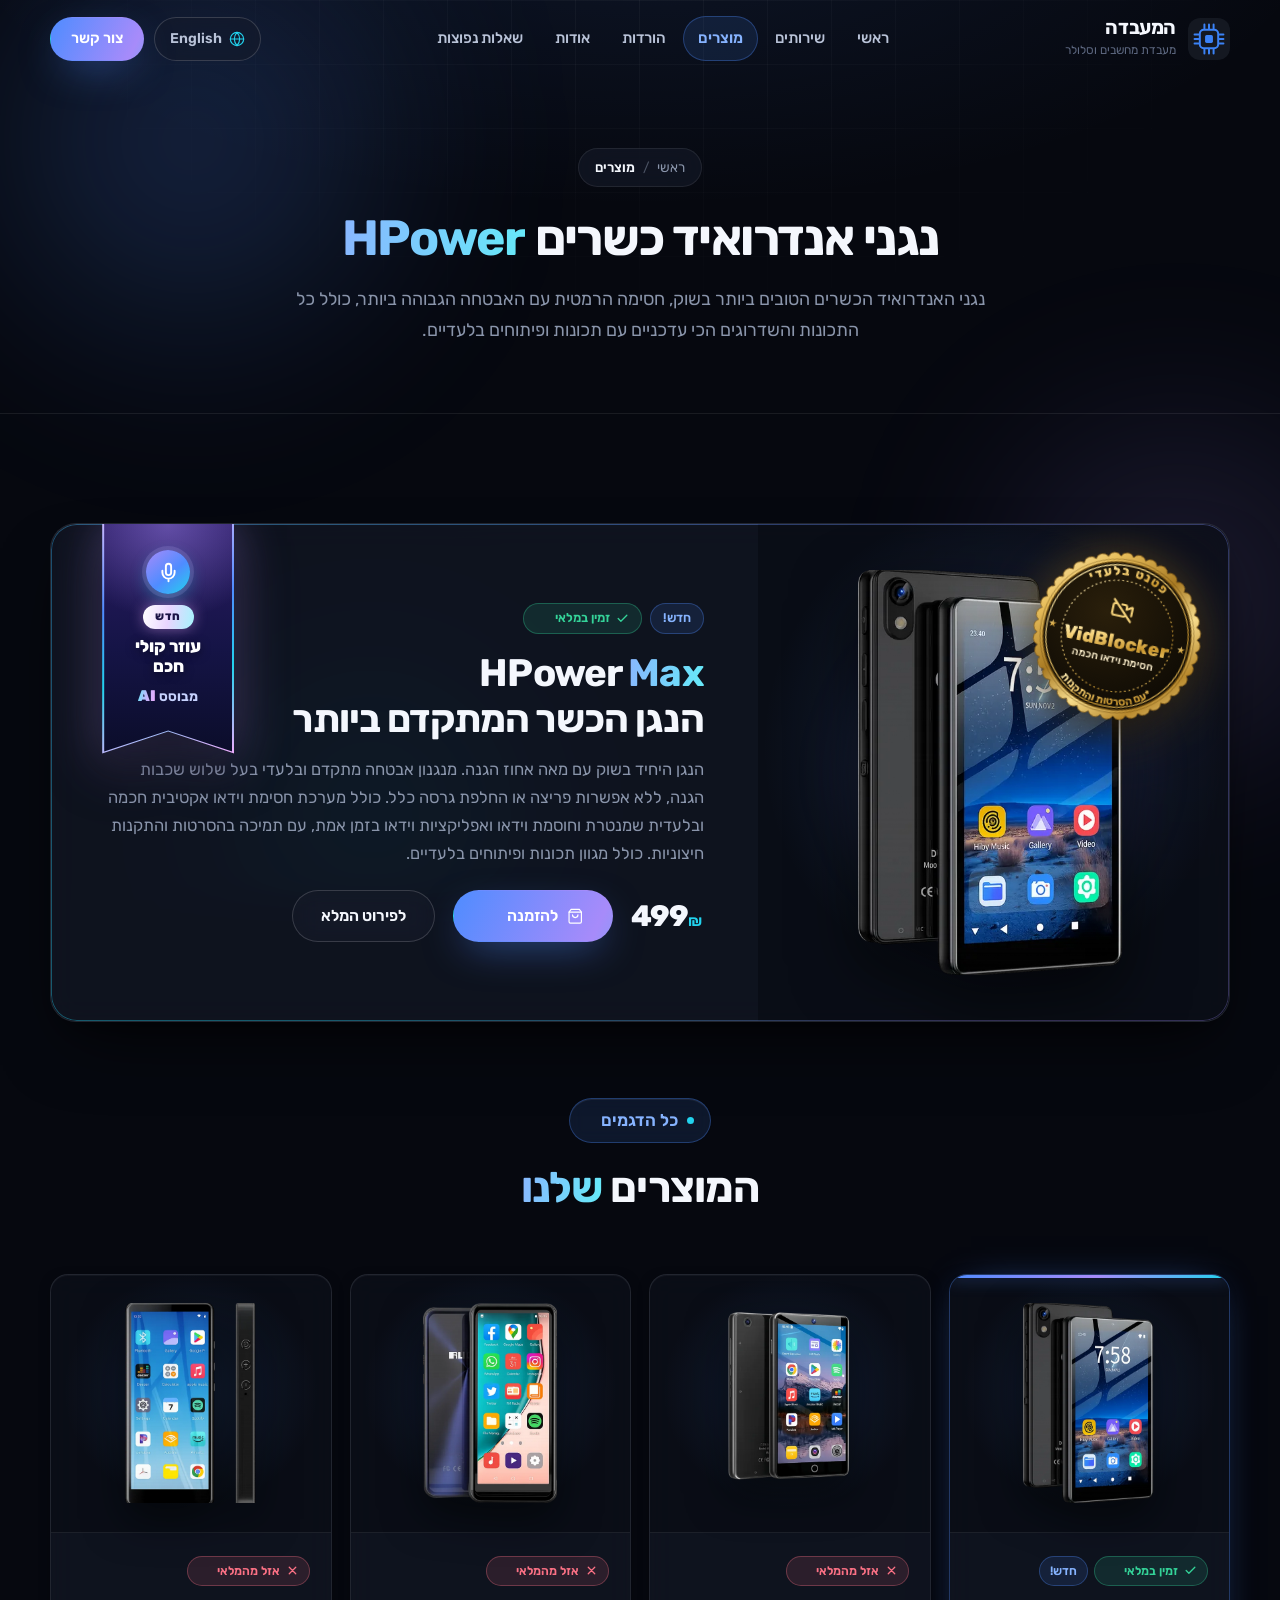
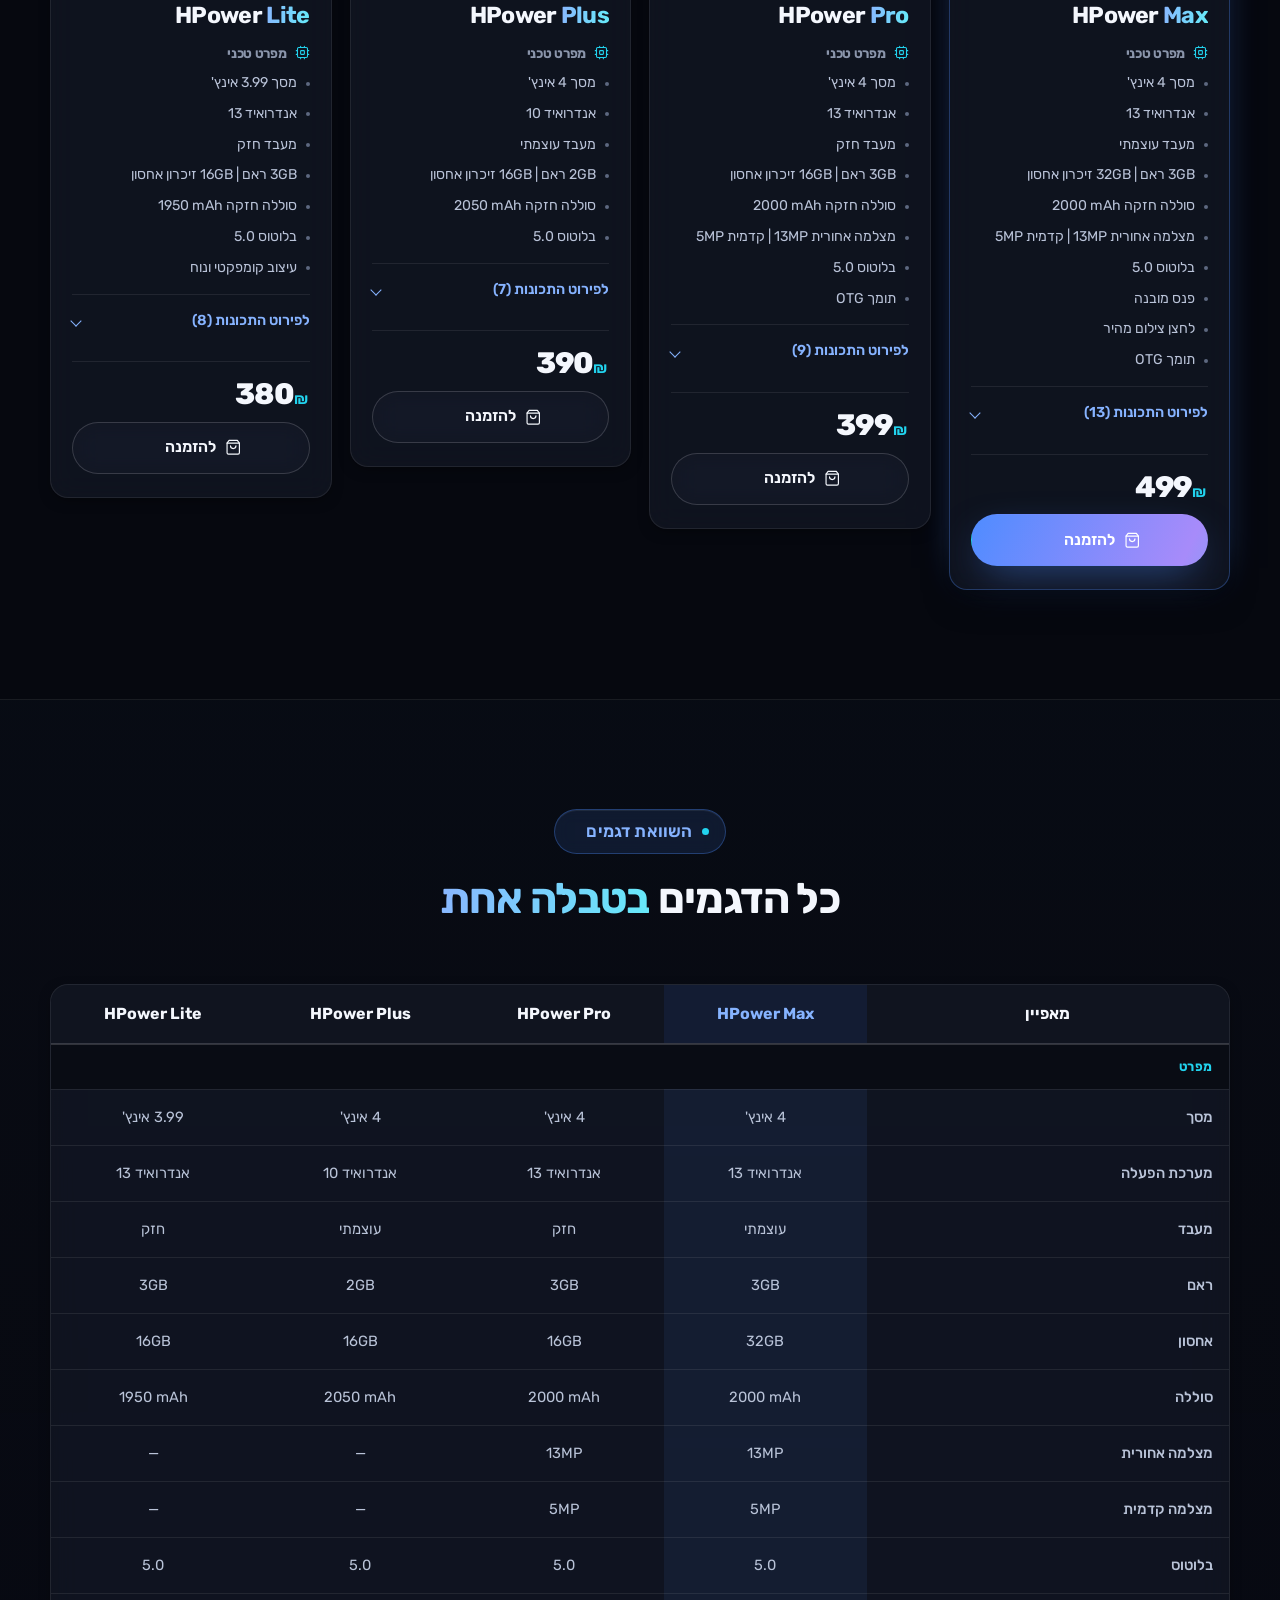
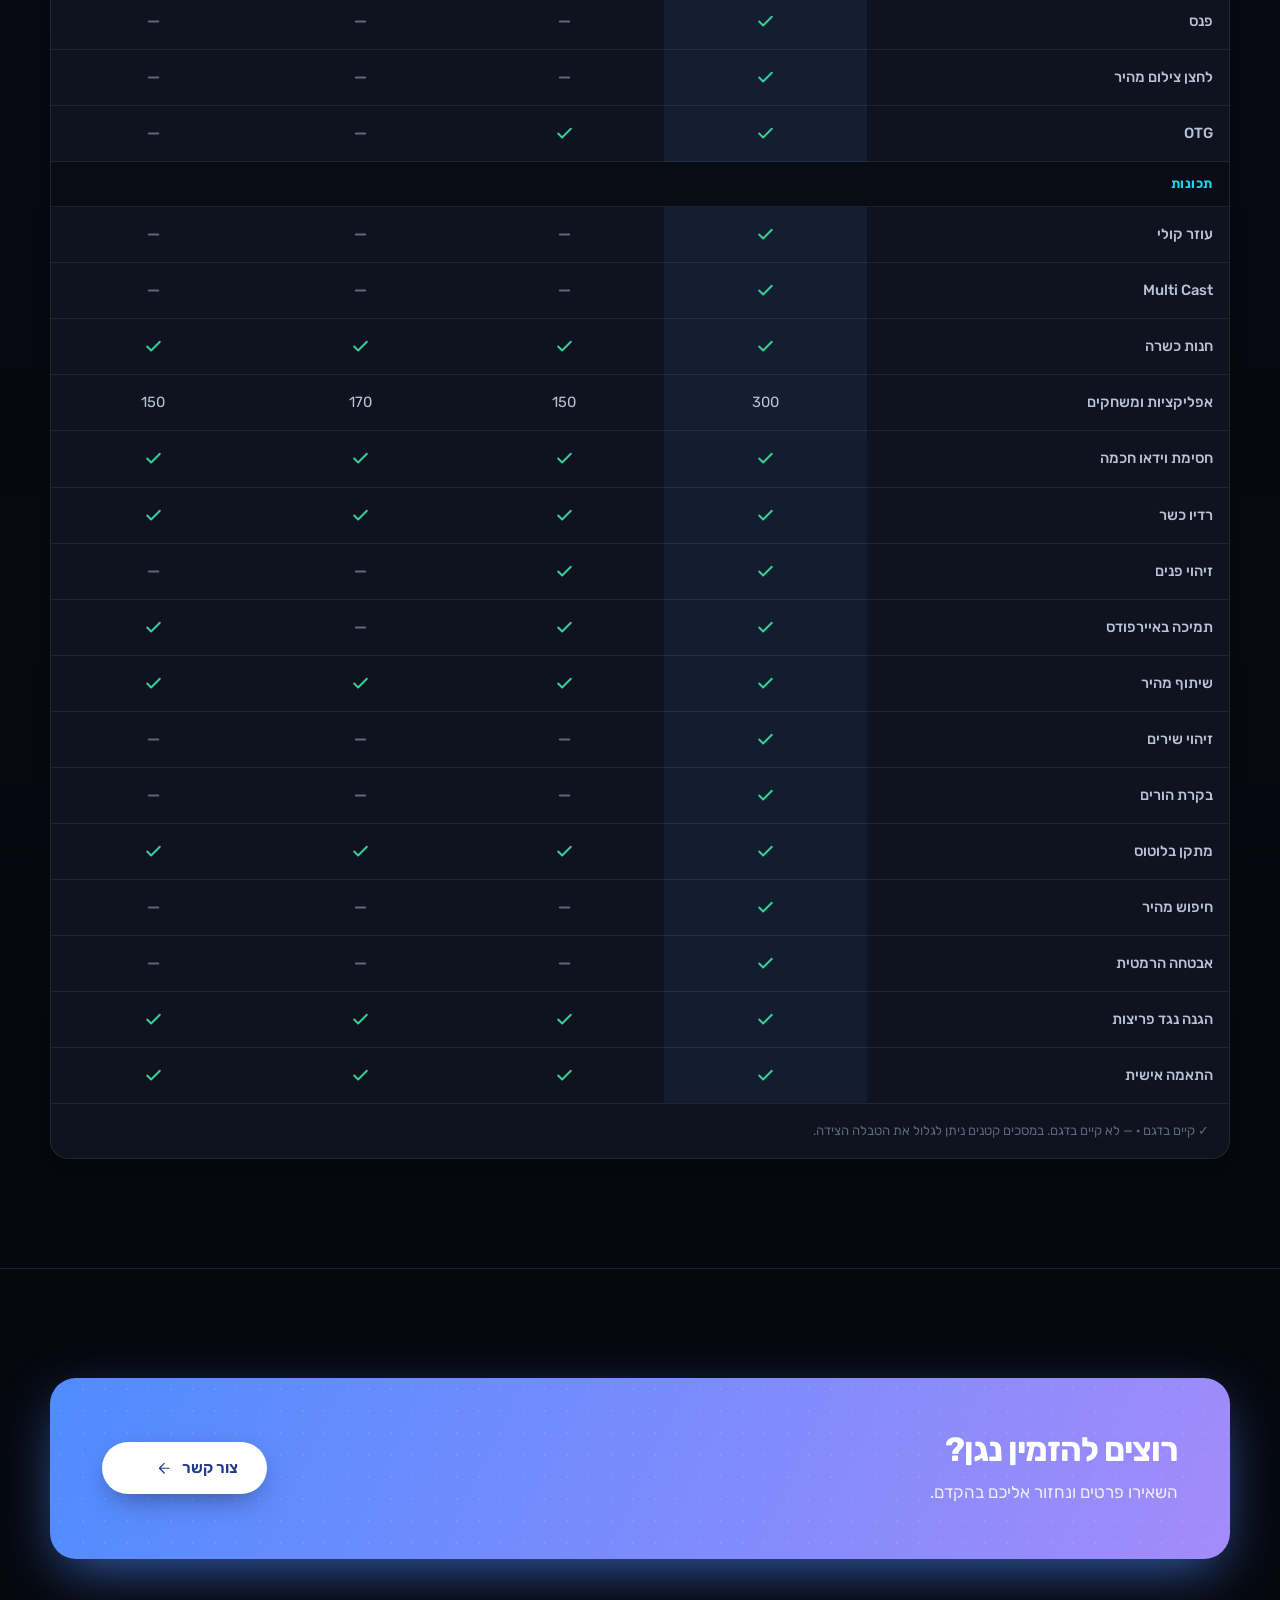
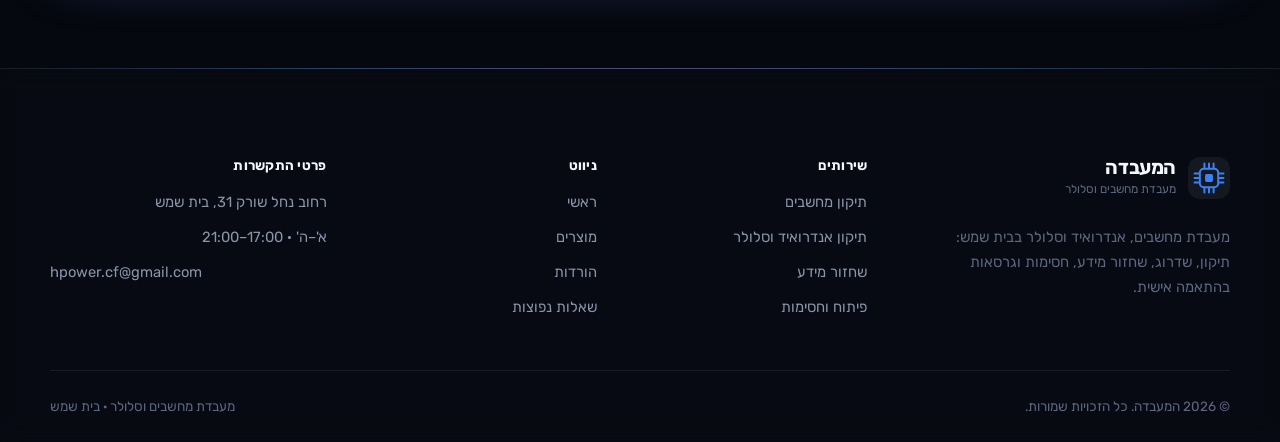
<file: products.html>
<!DOCTYPE html>
<html lang="he" dir="rtl">
<head>
  <meta charset="UTF-8">
  <meta name="viewport" content="width=device-width, initial-scale=1">
  <title>נגני אנדרואיד כשרים HPower – נגן כשר עם חסימת וידאו | המעבדה</title>
  <meta name="description" content="נגני אנדרואיד כשרים HPower Max, Pro, Plus ו־Lite: מנגנון בלעדי לחסימת וידאו בכל האפליקציות עם התקנת אפליקציות פתוחה, חנות כשרה ומתקדמת, רדיו כשר בלעדי ומנגנון נגד פריצות.">
  <meta name="robots" content="index, follow, max-image-preview:large">
  <link rel="canonical" href="https://www.yosef-mobile.co.il/products.html">
  <link rel="alternate" hreflang="he" href="https://www.yosef-mobile.co.il/products.html">
  <link rel="alternate" hreflang="en" href="https://www.yosef-mobile.co.il/en/products.html">
  <link rel="alternate" hreflang="x-default" href="https://www.yosef-mobile.co.il/products.html">
  <meta name="theme-color" content="#06080f">

  <meta property="og:type" content="website">
  <meta property="og:locale" content="he_IL">
  <meta property="og:site_name" content="המעבדה">
  <meta property="og:title" content="נגני אנדרואיד כשרים HPower | המעבדה">
  <meta property="og:description" content="חסימת וידאו בכל האפליקציות עם התקנה פתוחה, חנות כשרה ואבטחה נגד פריצות. כל הדגמים והשוואה מלאה.">
  <meta property="og:url" content="https://www.yosef-mobile.co.il/products.html">
  <meta property="og:image" content="https://www.yosef-mobile.co.il/assets/img/og-image.jpg">
  <meta property="og:image:width" content="1200">
  <meta property="og:image:height" content="630">
  <meta name="twitter:card" content="summary_large_image">

  <link rel="icon" href="assets/img/favicon.svg" type="image/svg+xml">
  <link rel="icon" href="assets/img/favicon-32.png" sizes="32x32" type="image/png">
  <link rel="apple-touch-icon" href="assets/img/apple-touch-icon.png">
  <link rel="manifest" href="site.webmanifest">

  <link rel="preconnect" href="https://fonts.googleapis.com">
  <link rel="preconnect" href="https://fonts.gstatic.com" crossorigin>
  <link rel="stylesheet" href="https://fonts.googleapis.com/css2?family=Rubik:wght@300..900&display=swap">
  <link rel="stylesheet" href="assets/css/style.css">
  <script>document.documentElement.classList.add("js")</script>

  <script type="application/ld+json">
  {
    "@context": "https://schema.org",
    "@graph": [
      {
        "@type": "BreadcrumbList",
        "itemListElement": [
          {
            "@type": "ListItem",
            "position": 1,
            "name": "ראשי",
            "item": "https://www.yosef-mobile.co.il/"
          },
          {
            "@type": "ListItem",
            "position": 2,
            "name": "מוצרים",
            "item": "https://www.yosef-mobile.co.il/products.html"
          }
        ]
      },
      {
        "@type": "ItemList",
        "name": "נגני אנדרואיד כשרים HPower",
        "itemListElement": [
          {
            "@type": "ListItem",
            "position": 1,
            "item": {
              "@type": "Product",
              "name": "HPower Max",
              "sku": "HPOWER-MAX",
              "brand": {
                "@type": "Brand",
                "name": "HPower"
              },
              "image": "https://www.yosef-mobile.co.il/assets/img/hpower-max.jpg",
              "description": "נגן אנדרואיד כשר. מסך 4 אינץ'. אנדרואיד 13. מעבד עוצמתי. 3GB ראם | 32GB זיכרון אחסון. סוללה חזקה 2000 mAh. בלוטוס 5.0. מצלמה אחורית 13MP | קדמית 5MP. פנס מובנה. תומך OTG. חנות כשרה ומתקדמת עם 300 אפליקציות ומשחקים מובילים. מנגנון בלעדי לחסימת וידאו בכל האפליקציות עם התקנת אפליקציות פתוחה. מנגנון חכם לתמיכה מלאה בהסרטות ללא וידאו. רדיו כשר בלעדי (תחנות חרדיות בלבד). מנגנון זיהוי פנים מובנה בלעדי. מנגנון בלעדי לפתיחת כל התכונות של איירפודס במכשיר. מנגנון בלעדי לשיתוף קבצים במהירות (בין מכשירי 'HPower'). מתקן כתובת בלוטוס מובנה. מנגנון אבטחה בלעדי בעל שלוש שכבות הגנה ללא אפשרות פריצה או החלפת גירסה כלל. גרסה בהתאמה אישית.",
              "offers": {
                "@type": "Offer",
                "price": "499",
                "priceCurrency": "ILS",
                "availability": "https://schema.org/InStock",
                "itemCondition": "https://schema.org/NewCondition",
                "url": "https://www.yosef-mobile.co.il/products.html#hpower-max"
              }
            }
          },
          {
            "@type": "ListItem",
            "position": 2,
            "item": {
              "@type": "Product",
              "name": "HPower Pro",
              "sku": "HPOWER-PRO",
              "brand": {
                "@type": "Brand",
                "name": "HPower"
              },
              "image": "https://www.yosef-mobile.co.il/assets/img/hpower-pro.jpg",
              "description": "נגן אנדרואיד כשר. מסך 4 אינץ'. אנדרואיד 13. מעבד חזק. 3GB ראם | 16GB זיכרון אחסון. סוללה חזקה 2000 mAh. בלוטוס 5.0. מצלמה אחורית 13MP | קדמית 5MP. תומך OTG. חנות כשרה ומתקדמת עם 150 אפליקציות ומשחקים מובילים. מנגנון בלעדי לחסימת וידאו בכל האפליקציות עם התקנת אפליקציות פתוחה. מנגנון חכם לתמיכה מלאה בהסרטות ללא וידאו. רדיו כשר בלעדי (תחנות חרדיות בלבד). מנגנון זיהוי פנים מובנה בלעדי. מנגנון בלעדי לפתיחת כל התכונות של איירפודס במכשיר. מנגנון בלעדי לשיתוף קבצים במהירות (בין מכשירי 'HPower'). מתקן כתובת בלוטוס מובנה. מנגנון ייחודי נגד פריצות. גרסה בהתאמה אישית.",
              "offers": {
                "@type": "Offer",
                "price": "399",
                "priceCurrency": "ILS",
                "availability": "https://schema.org/OutOfStock",
                "itemCondition": "https://schema.org/NewCondition",
                "url": "https://www.yosef-mobile.co.il/products.html#hpower-pro"
              }
            }
          },
          {
            "@type": "ListItem",
            "position": 3,
            "item": {
              "@type": "Product",
              "name": "HPower Plus",
              "sku": "HPOWER-PLUS",
              "brand": {
                "@type": "Brand",
                "name": "HPower"
              },
              "image": "https://www.yosef-mobile.co.il/assets/img/hpower-plus.jpg",
              "description": "נגן אנדרואיד כשר. מסך 4 אינץ'. אנדרואיד 10. מעבד עוצמתי. 2GB ראם | 16GB זיכרון אחסון. סוללה חזקה 2050 mAh. בלוטוס 5.0. חנות כשרה ומתקדמת עם 170 אפליקציות ומשחקים מובילים. מנגנון בלעדי לחסימת וידאו בכל האפליקציות עם התקנת אפליקציות פתוחה. מנגנון חכם לתמיכה מלאה בהסרטות ללא וידאו. רדיו כשר בלעדי (תחנות חרדיות בלבד). מנגנון בלעדי לשיתוף קבצים במהירות (בין מכשירי 'HPower'). מתקן כתובת בלוטוס מובנה. מנגנון ייחודי נגד פריצות. גרסה בהתאמה אישית.",
              "offers": {
                "@type": "Offer",
                "price": "390",
                "priceCurrency": "ILS",
                "availability": "https://schema.org/OutOfStock",
                "itemCondition": "https://schema.org/NewCondition",
                "url": "https://www.yosef-mobile.co.il/products.html#hpower-plus"
              }
            }
          },
          {
            "@type": "ListItem",
            "position": 4,
            "item": {
              "@type": "Product",
              "name": "HPower Lite",
              "sku": "HPOWER-LITE",
              "brand": {
                "@type": "Brand",
                "name": "HPower"
              },
              "image": "https://www.yosef-mobile.co.il/assets/img/hpower-lite.jpg",
              "description": "נגן אנדרואיד כשר. מסך 3.99 אינץ'. אנדרואיד 13. מעבד חזק. 3GB ראם | 16GB זיכרון אחסון. סוללה חזקה 1950 mAh. בלוטוס 5.0. עיצוב קומפקטי ונוח. חנות כשרה ומתקדמת עם 150 אפליקציות ומשחקים מובילים. מנגנון בלעדי לחסימת וידאו בכל האפליקציות עם התקנת אפליקציות פתוחה. מנגנון חכם לתמיכה מלאה בהסרטות ללא וידאו. רדיו כשר בלעדי (תחנות חרדיות בלבד). מנגנון בלעדי לפתיחת כל התכונות של איירפודס במכשיר. מנגנון בלעדי לשיתוף קבצים במהירות (בין מכשירי 'HPower'). מתקן כתובת בלוטוס מובנה. מנגנון ייחודי נגד פריצות. גרסה בהתאמה אישית.",
              "offers": {
                "@type": "Offer",
                "price": "380",
                "priceCurrency": "ILS",
                "availability": "https://schema.org/OutOfStock",
                "itemCondition": "https://schema.org/NewCondition",
                "url": "https://www.yosef-mobile.co.il/products.html#hpower-lite"
              }
            }
          }
        ]
      }
    ]
  }
  </script>
</head>
<body>
  <svg xmlns="http://www.w3.org/2000/svg" style="position:absolute;width:0;height:0;overflow:hidden" aria-hidden="true" focusable="false">
<symbol id="i-monitor" viewBox="0 0 24 24"><rect x="2" y="3" width="20" height="14" rx="2"/><path d="M8 21h8M12 17v4"/></symbol>
  <symbol id="i-phone" viewBox="0 0 24 24"><rect x="5" y="2" width="14" height="20" rx="2.5"/><path d="M11 18h2"/></symbol>
  <symbol id="i-drive" viewBox="0 0 24 24"><path d="M22 12H2"/><path d="M5.45 5.11 2 12v6a2 2 0 0 0 2 2h16a2 2 0 0 0 2-2v-6l-3.45-6.89A2 2 0 0 0 16.76 4H7.24a2 2 0 0 0-1.79 1.11z"/><path d="M6 16h.01M10 16h.01"/></symbol>
  <symbol id="i-code" viewBox="0 0 24 24"><path d="m16 18 6-6-6-6M8 6l-6 6 6 6"/></symbol>
  <symbol id="i-shield" viewBox="0 0 24 24"><path d="M12 22s8-4 8-10V5l-8-3-8 3v7c0 6 8 10 8 10z"/><path d="m9 12 2 2 4-4"/></symbol>
  <symbol id="i-sliders" viewBox="0 0 24 24"><path d="M4 21v-7M4 10V3M12 21v-9M12 8V3M20 21v-5M20 12V3M1 14h6M9 8h6M17 16h6"/></symbol>
  <symbol id="i-headphones" viewBox="0 0 24 24"><path d="M3 14h3a2 2 0 0 1 2 2v3a2 2 0 0 1-2 2H5a2 2 0 0 1-2-2v-7a9 9 0 0 1 18 0v7a2 2 0 0 1-2 2h-1a2 2 0 0 1-2-2v-3a2 2 0 0 1 2-2h3"/></symbol>
  <symbol id="i-mail" viewBox="0 0 24 24"><rect x="2" y="4" width="20" height="16" rx="2"/><path d="m22 7-8.97 5.7a1.94 1.94 0 0 1-2.06 0L2 7"/></symbol>
  <symbol id="i-pin" viewBox="0 0 24 24"><path d="M20 10c0 6-8 12-8 12s-8-6-8-12a8 8 0 0 1 16 0z"/><circle cx="12" cy="10" r="3"/></symbol>
  <symbol id="i-clock" viewBox="0 0 24 24"><circle cx="12" cy="12" r="10"/><path d="M12 6v6l4 2"/></symbol>
  <symbol id="i-arrow" viewBox="0 0 24 24"><path d="M19 12H5M12 19l-7-7 7-7"/></symbol>
  <symbol id="i-check" viewBox="0 0 24 24"><path d="M20 6 9 17l-5-5"/></symbol>
  <symbol id="i-x" viewBox="0 0 24 24"><path d="M18 6 6 18M6 6l12 12"/></symbol>
  <symbol id="i-minus" viewBox="0 0 24 24"><path d="M6 12h12"/></symbol>
  <symbol id="i-menu" viewBox="0 0 24 24"><path d="M4 7h16M4 12h16M4 17h16"/></symbol>
  <symbol id="i-download" viewBox="0 0 24 24"><path d="M21 15v4a2 2 0 0 1-2 2H5a2 2 0 0 1-2-2v-4M7 10l5 5 5-5M12 15V3"/></symbol>
  <symbol id="i-bag" viewBox="0 0 24 24"><path d="M6 2 3 6v14a2 2 0 0 0 2 2h14a2 2 0 0 0 2-2V6l-3-4z"/><path d="M3 6h18M16 10a4 4 0 0 1-8 0"/></symbol>
  <symbol id="i-external" viewBox="0 0 24 24"><path d="M15 3h6v6M10 14 21 3M18 13v6a2 2 0 0 1-2 2H5a2 2 0 0 1-2-2V8a2 2 0 0 1 2-2h6"/></symbol>
  <symbol id="i-zap" viewBox="0 0 24 24"><path d="M13 2 3 14h9l-1 8 10-12h-9l1-8z"/></symbol>
  <symbol id="i-award" viewBox="0 0 24 24"><circle cx="12" cy="8" r="6"/><path d="M15.48 12.89 17 22l-5-3-5 3 1.52-9.11"/></symbol>
  <symbol id="i-users" viewBox="0 0 24 24"><path d="M16 21v-2a4 4 0 0 0-4-4H6a4 4 0 0 0-4 4v2"/><circle cx="9" cy="7" r="4"/><path d="M22 21v-2a4 4 0 0 0-3-3.87M16 3.13a4 4 0 0 1 0 7.75"/></symbol>
  <symbol id="i-wrench" viewBox="0 0 24 24"><path d="M14.7 6.3a1 1 0 0 0 0 1.4l1.6 1.6a1 1 0 0 0 1.4 0l3.77-3.77a6 6 0 0 1-7.94 7.94l-6.91 6.91a2.12 2.12 0 0 1-3-3l6.91-6.91a6 6 0 0 1 7.94-7.94l-3.76 3.76z"/></symbol>
  <symbol id="i-globe" viewBox="0 0 24 24"><circle cx="12" cy="12" r="10"/><path d="M2 12h20M12 2a15.3 15.3 0 0 1 4 10 15.3 15.3 0 0 1-4 10 15.3 15.3 0 0 1-4-10 15.3 15.3 0 0 1 4-10z"/></symbol>
  <symbol id="i-play" viewBox="0 0 24 24"><rect x="2" y="4" width="20" height="16" rx="3"/><path d="m10 9 5 3-5 3z"/></symbol>
  <symbol id="i-video-off" viewBox="0 0 24 24"><path d="M10.66 6H14a2 2 0 0 1 2 2v2.5l5.25-3.06a.5.5 0 0 1 .75.43v8.2M16 16a2 2 0 0 1-2 2H4a2 2 0 0 1-2-2V8a2 2 0 0 1 2-2h2M2 2l20 20"/></symbol>
  <symbol id="i-store" viewBox="0 0 24 24"><path d="M3 9 4.5 4h15L21 9M4 9v11h16V9M3 9h18M9.5 20v-6h5v6"/></symbol>
  <symbol id="i-radio" viewBox="0 0 24 24"><circle cx="12" cy="12" r="2"/><path d="M16.24 7.76a6 6 0 0 1 0 8.49M7.76 16.24a6 6 0 0 1 0-8.49M19.07 4.93a10 10 0 0 1 0 14.14M4.93 19.07a10 10 0 0 1 0-14.14"/></symbol>
  <symbol id="i-face" viewBox="0 0 24 24"><path d="M3 7V5a2 2 0 0 1 2-2h2M17 3h2a2 2 0 0 1 2 2v2M21 17v2a2 2 0 0 1-2 2h-2M7 21H5a2 2 0 0 1-2-2v-2M8 14s1.5 2 4 2 4-2 4-2M9 9h.01M15 9h.01"/></symbol>
  <symbol id="i-filter" viewBox="0 0 24 24"><path d="M22 3H2l8 9.46V19l4 2v-8.54L22 3z"/></symbol>
  <symbol id="i-transfer" viewBox="0 0 24 24"><path d="M8 3 4 7l4 4M4 7h16M16 21l4-4-4-4M20 17H4"/></symbol>
  <symbol id="i-image" viewBox="0 0 24 24"><rect x="3" y="3" width="18" height="18" rx="2"/><circle cx="9" cy="9" r="2"/><path d="m21 15-3.09-3.09a2 2 0 0 0-2.82 0L6 21"/></symbol>
  <symbol id="i-mic" viewBox="0 0 24 24"><rect x="9" y="2" width="6" height="13" rx="3"/><path d="M19 10v2a7 7 0 0 1-14 0v-2M12 19v3"/></symbol>
  <symbol id="i-lock" viewBox="0 0 24 24"><rect x="3" y="11" width="18" height="11" rx="2"/><path d="M7 11V7a5 5 0 0 1 10 0v4"/></symbol>
  <symbol id="i-cpu" viewBox="0 0 24 24"><rect x="4" y="4" width="16" height="16" rx="2"/><rect x="9" y="9" width="6" height="6" rx="1"/><path d="M15 2v2M15 20v2M2 15h2M2 9h2M20 15h2M20 9h2M9 2v2M9 20v2"/></symbol>
  <symbol id="i-battery" viewBox="0 0 24 24"><rect x="2" y="7" width="16" height="10" rx="2"/><path d="M22 11v2M6 11v2M10 11v2"/></symbol>
  <symbol id="i-camera" viewBox="0 0 24 24"><path d="M14.5 4h-5L7 7H4a2 2 0 0 0-2 2v9a2 2 0 0 0 2 2h16a2 2 0 0 0 2-2V9a2 2 0 0 0-2-2h-3l-2.5-3z"/><circle cx="12" cy="13" r="3"/></symbol>
  <symbol id="i-layers" viewBox="0 0 24 24"><path d="m12 2 10 5-10 5L2 7l10-5z"/><path d="m2 17 10 5 10-5M2 12l10 5 10-5"/></symbol>
  <symbol id="i-android" viewBox="0 0 24 24"><path d="M5 16V11a7 7 0 0 1 14 0v5z"/><path d="M5 16h14v2a2 2 0 0 1-2 2H7a2 2 0 0 1-2-2zM7 5 5.5 3M17 5l1.5-2"/><path d="M9.5 10h.01M14.5 10h.01"/></symbol>
  <symbol id="i-bluetooth" viewBox="0 0 24 24"><path d="m7 7 10 10-5 5V2l5 5L7 17"/></symbol>
  <symbol id="i-send" viewBox="0 0 24 24"><path d="M22 2 11 13M22 2l-7 20-4-9-9-4 20-7z"/></symbol>
  <symbol id="i-nav" viewBox="0 0 24 24"><path d="m3 11 19-9-9 19-2-8-8-2z"/></symbol>
  <symbol id="i-sparkle" viewBox="0 0 24 24"><path d="M12 3v4M12 17v4M3 12h4M17 12h4M6.3 6.3l2.1 2.1M15.6 15.6l2.1 2.1M6.3 17.7l2.1-2.1M15.6 8.4l2.1-2.1"/></symbol>
  <symbol id="i-message" viewBox="0 0 24 24"><path d="M21 15a2 2 0 0 1-2 2H7l-4 4V5a2 2 0 0 1 2-2h14a2 2 0 0 1 2 2z"/></symbol>
  <symbol id="i-search" viewBox="0 0 24 24"><circle cx="11" cy="11" r="8"/><path d="m21 21-4.35-4.35"/></symbol>
  <symbol id="i-bug" viewBox="0 0 24 24"><rect x="8" y="6" width="8" height="14" rx="4"/><path d="M12 20v-9M3 13h5M16 13h5M4 7l4 2M20 7l-4 2M4 19l4-2M20 19l-4-2M9 3l1.5 3M15 3l-1.5 3"/></symbol>
</svg>
  <a class="skip-link" href="#main">דלג לתוכן הראשי</a>

  <header class="site-header">
    <div class="container header-inner">
      <a class="brand" href="./" aria-label="המעבדה – לעמוד הבית">
        <img class="brand-mark" src="assets/img/favicon.svg" width="42" height="42" alt="">
        <span>
          <span class="brand-name">המעבדה</span>
          <span class="brand-tag">מעבדת מחשבים וסלולר</span>
        </span>
      </a>

      <nav class="main-nav" id="main-nav" aria-label="ניווט ראשי">
        <ul>
          <li><a href="./">ראשי</a></li>
          <li><a href="./#services">שירותים</a></li>
          <li><a href="products.html" aria-current="page">מוצרים</a></li>
          <li><a href="downloads.html">הורדות</a></li>
          <li><a href="./#about">אודות</a></li>
          <li><a href="./#faq">שאלות נפוצות</a></li>
        </ul>
      </nav>

      <div class="header-actions">
        <a class="lang-switch" href="en/products.html" hreflang="en" lang="en" aria-label="English version"><svg class="icon" aria-hidden="true"><use href="#i-globe"/></svg>English</a>
        <a class="btn btn-primary btn-sm" href="./#contact">צור קשר</a>
        <button class="nav-toggle" type="button" aria-controls="main-nav" aria-expanded="false" aria-label="פתיחת תפריט">
          <svg class="icon icon-open" aria-hidden="true"><use href="#i-menu"/></svg>
          <svg class="icon icon-close" aria-hidden="true"><use href="#i-x"/></svg>
        </button>
      </div>
    </div>
  </header>

  <main id="main">

    <section class="page-hero" aria-labelledby="page-title">
      <div class="container">
        <nav class="breadcrumbs reveal" aria-label="פירורי לחם">
          <ol>
            <li><a href="./">ראשי</a></li>
            <li><span aria-current="page">מוצרים</span></li>
          </ol>
        </nav>
        <h1 id="page-title" class="reveal" style="--d:.06s">נגני אנדרואיד כשרים <span class="grad-text">HPower</span></h1>
        <p class="reveal" style="--d:.12s">נגני האנדרואיד הכשרים הטובים ביותר בשוק, חסימה הרמטית עם האבטחה הגבוהה ביותר, כולל כל התכונות והשדרוגים הכי עדכניים עם תכונות ופיתוחים בלעדיים.</p>
      </div>
    </section>

    <section class="section" aria-label="דגמים">
      <div class="container">

        <!-- Featured -->
        <article class="featured glow-border reveal" id="featured">
          <div class="ai-pennant" role="img" aria-label="חדש: עוזר קולי חכם מבוסס AI">
            <div class="ai-pennant-body">
              <span class="ai-pennant-icon" aria-hidden="true"><svg class="icon"><use href="#i-mic"/></svg></span>
              <span class="ai-pennant-new">חדש</span>
              <span class="ai-pennant-title">עוזר קולי<br>חכם</span>
              <span class="ai-pennant-ai">מבוסס <b>AI</b></span>
            </div>
          </div>
          <div class="featured-media">
            <img src="assets/img/hpower-max-400.webp" srcset="assets/img/hpower-max-400.webp 400w, assets/img/hpower-max-600.webp 600w" sizes="290px" width="400" height="600" fetchpriority="high" decoding="async" alt="נגן אנדרואיד כשר HPower Max">
            <div class="patent-seal" role="img" aria-label="פטנט בלעדי: VidBlocker – חסימת וידאו חכמה, עם הסרטות והתקנות">
              <svg viewBox="0 0 200 200" aria-hidden="true">
                <defs>
                  <radialGradient id="seal-face" cx="40%" cy="35%" r="75%"><stop offset="0" stop-color="#2a1f0b"/><stop offset="1" stop-color="#0c0904"/></radialGradient>
                  <linearGradient id="seal-gold" x1="0" y1="0" x2="1" y2="1"><stop offset="0" stop-color="#fff3c4"/><stop offset=".35" stop-color="#f5d27a"/><stop offset=".7" stop-color="#c9962e"/><stop offset="1" stop-color="#f5d27a"/></linearGradient>
                  <linearGradient id="seal-rim" x1="0" y1="0" x2="1" y2="1"><stop offset="0" stop-color="#fff6d2"/><stop offset=".22" stop-color="#e9bf5c"/><stop offset=".45" stop-color="#a87a22"/><stop offset=".62" stop-color="#f7dc8c"/><stop offset=".8" stop-color="#b8892c"/><stop offset="1" stop-color="#fbe7a6"/></linearGradient>
                  <path id="seal-arc-top" d="M 32,100 A 68,68 0 0 1 168,100"/>
                  <path id="seal-arc-bot" d="M 23,100 A 77,77 0 0 0 177,100"/>
                </defs>
                <path class="seal-rim" d="M100.0,11.0A7.8 7.8 0 0 1 113.9,12.1A7.8 7.8 0 0 1 127.5,15.4A7.8 7.8 0 0 1 140.4,20.7A7.8 7.8 0 0 1 152.3,28.0A7.8 7.8 0 0 1 162.9,37.1A7.8 7.8 0 0 1 172.0,47.7A7.8 7.8 0 0 1 179.3,59.6A7.8 7.8 0 0 1 184.6,72.5A7.8 7.8 0 0 1 187.9,86.1A7.8 7.8 0 0 1 189.0,100.0A7.8 7.8 0 0 1 187.9,113.9A7.8 7.8 0 0 1 184.6,127.5A7.8 7.8 0 0 1 179.3,140.4A7.8 7.8 0 0 1 172.0,152.3A7.8 7.8 0 0 1 162.9,162.9A7.8 7.8 0 0 1 152.3,172.0A7.8 7.8 0 0 1 140.4,179.3A7.8 7.8 0 0 1 127.5,184.6A7.8 7.8 0 0 1 113.9,187.9A7.8 7.8 0 0 1 100.0,189.0A7.8 7.8 0 0 1 86.1,187.9A7.8 7.8 0 0 1 72.5,184.6A7.8 7.8 0 0 1 59.6,179.3A7.8 7.8 0 0 1 47.7,172.0A7.8 7.8 0 0 1 37.1,162.9A7.8 7.8 0 0 1 28.0,152.3A7.8 7.8 0 0 1 20.7,140.4A7.8 7.8 0 0 1 15.4,127.5A7.8 7.8 0 0 1 12.1,113.9A7.8 7.8 0 0 1 11.0,100.0A7.8 7.8 0 0 1 12.1,86.1A7.8 7.8 0 0 1 15.4,72.5A7.8 7.8 0 0 1 20.7,59.6A7.8 7.8 0 0 1 28.0,47.7A7.8 7.8 0 0 1 37.1,37.1A7.8 7.8 0 0 1 47.7,28.0A7.8 7.8 0 0 1 59.6,20.7A7.8 7.8 0 0 1 72.5,15.4A7.8 7.8 0 0 1 86.1,12.1A7.8 7.8 0 0 1 100.0,11.0Z"/>
                <circle class="seal-rim-line" cx="100" cy="100" r="85.5"/>
                <circle class="seal-face" cx="100" cy="100" r="82"/>
                <circle class="seal-ring" cx="100" cy="100" r="79" stroke-width="1.2"/>
                <circle class="seal-ring dotted" cx="100" cy="100" r="62" stroke-width="1.2"/>
                <text class="seal-arc seal-arc-top"><textPath href="#seal-arc-top" startOffset="50%">פטנט בלעדי</textPath></text>
                <text class="seal-arc seal-arc-bot"><textPath href="#seal-arc-bot" startOffset="50%">*עם הסרטות והתקנות</textPath></text>
                <text class="seal-star" x="27" y="104">★</text>
                <text class="seal-star" x="173" y="104">★</text>
                <use class="seal-icon" href="#i-video-off" x="87" y="58" width="26" height="26"/>
                <text class="seal-title" x="100" y="113">VidBlocker</text>
                <text class="seal-sub" x="100" y="130">חסימת וידאו חכמה</text>
              </svg>
            </div>
          </div>
          <div class="featured-text">
            <div class="badge-row">
              <span class="badge badge-accent">חדש!</span>
              <span class="badge badge-ok"><svg class="icon" aria-hidden="true"><use href="#i-check"/></svg>זמין במלאי</span>
            </div>
            <h2>HPower <span class="grad-text">Max</span><br>הנגן הכשר המתקדם ביותר</h2>
            <p>הנגן היחיד בשוק עם מאה אחוז הגנה. מנגנון אבטחה מתקדם ובלעדי בעל שלוש שכבות הגנה, ללא אפשרות פריצה או החלפת גרסה כלל. כולל מערכת חסימת וידאו אקטיבית חכמה ובלעדית שמנטרת וחוסמת וידאו ואפליקציות וידאו בזמן אמת, עם תמיכה בהסרטות והתקנות חיצוניות. כולל מגוון תכונות ופיתוחים בלעדיים.</p>
            <div class="featured-buy">
              <div class="product-price"><strong>499<small>₪</small></strong></div>
              <a class="btn btn-primary" href="./?product=HPower%20Max#contact"><svg class="icon" aria-hidden="true"><use href="#i-bag"/></svg>להזמנה</a>
              <a class="btn btn-ghost" href="hpower-max.html">לפירוט המלא</a>
            </div>
          </div>
        </article>

        <div class="section-head center reveal">
          <p class="eyebrow">כל הדגמים</p>
          <h2>המוצרים <span class="grad-text">שלנו</span></h2>
        </div>

        <div class="product-grid">
          <article class="product is-top reveal" id="hpower-max">
            <div class="product-media">
              <img src="assets/img/hpower-max-400.webp" width="400" height="600" loading="lazy" decoding="async" alt="נגן אנדרואיד כשר HPower Max">
            </div>
            <div class="product-body">
              <div class="badge-row">
                <span class="badge badge-ok"><svg class="icon" aria-hidden="true"><use href="#i-check"/></svg>זמין במלאי</span>
                <span class="badge badge-accent">חדש!</span>
              </div>
              <h3>HPower <span>Max</span></h3>
              <h4 class="spec-title"><svg class="icon" aria-hidden="true"><use href="#i-cpu"/></svg>מפרט טכני</h4>
              <ul class="spec-rows">
                <li><span>מסך 4 אינץ'</span></li>
                <li><span>אנדרואיד 13</span></li>
                <li><span>מעבד עוצמתי</span></li>
                <li><span>3GB ראם | 32GB זיכרון אחסון</span></li>
                <li><span>סוללה חזקה <span class="ltr">2000 mAh</span></span></li>
                <li><span>מצלמה אחורית 13MP | קדמית 5MP</span></li>
                <li><span>בלוטוס 5.0</span></li>
                <li><span>פנס מובנה</span></li>
                <li><span>לחצן צילום מהיר</span></li>
                <li><span>תומך OTG</span></li>
              </ul>
              <details class="more">
                <summary>
                  <span class="more-label-open">לפירוט התכונות (13)</span>
                  <span class="more-label-close">הסתרת הפירוט</span>
                </summary>
                <h4 class="spec-title"><svg class="icon" aria-hidden="true"><use href="#i-sparkle"/></svg>תכונות מיוחדות</h4>
                <ul class="feature-rows">
                  <li><span>עוזר קולי חכם מבוסס AI.</span><span class="badge badge-accent feature-new">חדש</span></li>
                  <li><span>Multi Cast – שידור שמע למספר מכשירי בלוטוס במקביל.</span><span class="badge badge-accent feature-new">חדש</span></li>
                  <li><span>חנות כשרה ומתקדמת עם 300 אפליקציות ומשחקים מובילים.</span></li>
                  <li><span>חסימת וידאו אקטיבית חכמה עם תמיכה בהסרטות והתקנות.</span></li>
                  <li><span>רדיו כשר (תחנות חרדיות בלבד).</span></li>
                  <li><span>מנגנון זיהוי פנים מובנה.</span></li>
                  <li><span>מנגנון לפתיחת כל התכונות של איירפודס במכשיר.</span></li>
                  <li><span>מנגנון לשיתוף קבצים במהירות בין מכשירי 'HPower'.</span></li>
                  <li><span>זיהוי וחיפוש שירים חכם באמצעות זמזום, שריקה או נגינה.</span><span class="badge badge-accent feature-new">חדש</span></li>
                  <li><span>בקרת הורים לשליטה מלאה במכשיר ובזמן מסך.</span><span class="badge badge-accent feature-new">חדש</span></li>
                  <li><span>כלים מתקדמים: חיפוש מהיר, מתקן בלוטוס, שליטה חכמה, ערכות נושא ועוד.</span></li>
                  <li><span>מנגנון אבטחה בלעדי בעל שלוש שכבות הגנה ללא אפשרות פריצה או החלפת גירסה כלל.</span></li>
                  <li><span>גרסה בהתאמה אישית.</span></li>
                </ul>
                <a class="more-link" href="hpower-max.html">לפירוט המלא<svg class="icon icon-arrow" aria-hidden="true"><use href="#i-arrow"/></svg></a>
              </details>
              <div class="product-foot">
                <div class="product-price"><strong>499<small>₪</small></strong></div>
                <a class="btn btn-primary btn-block" href="./?product=HPower%20Max#contact"><svg class="icon" aria-hidden="true"><use href="#i-bag"/></svg>להזמנה</a>
              </div>
            </div>
          </article>

          <article class="product reveal" style="--d:0.06s" id="hpower-pro">
            <div class="product-media">
              <img src="assets/img/hpower-pro-400.webp" width="400" height="597" loading="lazy" decoding="async" alt="נגן אנדרואיד כשר HPower Pro">
            </div>
            <div class="product-body">
              <div class="badge-row">
                <span class="badge badge-no"><svg class="icon" aria-hidden="true"><use href="#i-x"/></svg>אזל מהמלאי</span>
              </div>
              <h3>HPower <span>Pro</span></h3>
              <h4 class="spec-title"><svg class="icon" aria-hidden="true"><use href="#i-cpu"/></svg>מפרט טכני</h4>
              <ul class="spec-rows">
                <li><span>מסך 4 אינץ'</span></li>
                <li><span>אנדרואיד 13</span></li>
                <li><span>מעבד חזק</span></li>
                <li><span>3GB ראם | 16GB זיכרון אחסון</span></li>
                <li><span>סוללה חזקה <span class="ltr">2000 mAh</span></span></li>
                <li><span>מצלמה אחורית 13MP | קדמית 5MP</span></li>
                <li><span>בלוטוס 5.0</span></li>
                <li><span>תומך OTG</span></li>
              </ul>
              <details class="more">
                <summary>
                  <span class="more-label-open">לפירוט התכונות (9)</span>
                  <span class="more-label-close">הסתרת הפירוט</span>
                </summary>
                <h4 class="spec-title"><svg class="icon" aria-hidden="true"><use href="#i-sparkle"/></svg>תכונות מיוחדות</h4>
                <ul class="feature-rows">
                  <li><span>חנות כשרה ומתקדמת עם 150 אפליקציות ומשחקים מובילים.</span></li>
                  <li><span>חסימת וידאו אקטיבית חכמה עם תמיכה בהסרטות והתקנות.</span></li>
                  <li><span>רדיו כשר (תחנות חרדיות בלבד).</span></li>
                  <li><span>מנגנון זיהוי פנים מובנה.</span></li>
                  <li><span>מנגנון לפתיחת כל התכונות של איירפודס במכשיר.</span></li>
                  <li><span>מנגנון לשיתוף קבצים במהירות בין מכשירי 'HPower'.</span></li>
                  <li><span>מתקן כתובת בלוטוס מובנה.</span></li>
                  <li><span>מנגנון ייחודי נגד פריצות.</span></li>
                  <li><span>גרסה בהתאמה אישית.</span></li>
                </ul>
              </details>
              <div class="product-foot">
                <div class="product-price"><strong>399<small>₪</small></strong></div>
                <a class="btn btn-ghost btn-block" href="./?product=HPower%20Pro#contact"><svg class="icon" aria-hidden="true"><use href="#i-bag"/></svg>להזמנה</a>
              </div>
            </div>
          </article>

          <article class="product reveal" style="--d:0.12s" id="hpower-plus">
            <div class="product-media">
              <img src="assets/img/hpower-plus-400.webp" width="400" height="598" loading="lazy" decoding="async" alt="נגן אנדרואיד כשר HPower Plus">
            </div>
            <div class="product-body">
              <div class="badge-row">
                <span class="badge badge-no"><svg class="icon" aria-hidden="true"><use href="#i-x"/></svg>אזל מהמלאי</span>
              </div>
              <h3>HPower <span>Plus</span></h3>
              <h4 class="spec-title"><svg class="icon" aria-hidden="true"><use href="#i-cpu"/></svg>מפרט טכני</h4>
              <ul class="spec-rows">
                <li><span>מסך 4 אינץ'</span></li>
                <li><span>אנדרואיד 10</span></li>
                <li><span>מעבד עוצמתי</span></li>
                <li><span>2GB ראם | 16GB זיכרון אחסון</span></li>
                <li><span>סוללה חזקה <span class="ltr">2050 mAh</span></span></li>
                <li><span>בלוטוס 5.0</span></li>
              </ul>
              <details class="more">
                <summary>
                  <span class="more-label-open">לפירוט התכונות (7)</span>
                  <span class="more-label-close">הסתרת הפירוט</span>
                </summary>
                <h4 class="spec-title"><svg class="icon" aria-hidden="true"><use href="#i-sparkle"/></svg>תכונות מיוחדות</h4>
                <ul class="feature-rows">
                  <li><span>חנות כשרה ומתקדמת עם 170 אפליקציות ומשחקים מובילים.</span></li>
                  <li><span>חסימת וידאו אקטיבית חכמה עם תמיכה בהסרטות והתקנות.</span></li>
                  <li><span>רדיו כשר (תחנות חרדיות בלבד).</span></li>
                  <li><span>מנגנון לשיתוף קבצים במהירות בין מכשירי 'HPower'.</span></li>
                  <li><span>מתקן כתובת בלוטוס מובנה.</span></li>
                  <li><span>מנגנון ייחודי נגד פריצות.</span></li>
                  <li><span>גרסה בהתאמה אישית.</span></li>
                </ul>
              </details>
              <div class="product-foot">
                <div class="product-price"><strong>390<small>₪</small></strong></div>
                <a class="btn btn-ghost btn-block" href="./?product=HPower%20Plus#contact"><svg class="icon" aria-hidden="true"><use href="#i-bag"/></svg>להזמנה</a>
              </div>
            </div>
          </article>

          <article class="product reveal" style="--d:0.18s" id="hpower-lite">
            <div class="product-media">
              <img src="assets/img/hpower-lite-400.webp" width="400" height="600" loading="lazy" decoding="async" alt="נגן אנדרואיד כשר HPower Lite">
            </div>
            <div class="product-body">
              <div class="badge-row">
                <span class="badge badge-no"><svg class="icon" aria-hidden="true"><use href="#i-x"/></svg>אזל מהמלאי</span>
              </div>
              <h3>HPower <span>Lite</span></h3>
              <h4 class="spec-title"><svg class="icon" aria-hidden="true"><use href="#i-cpu"/></svg>מפרט טכני</h4>
              <ul class="spec-rows">
                <li><span>מסך 3.99 אינץ'</span></li>
                <li><span>אנדרואיד 13</span></li>
                <li><span>מעבד חזק</span></li>
                <li><span>3GB ראם | 16GB זיכרון אחסון</span></li>
                <li><span>סוללה חזקה <span class="ltr">1950 mAh</span></span></li>
                <li><span>בלוטוס 5.0</span></li>
                <li><span>עיצוב קומפקטי ונוח</span></li>
              </ul>
              <details class="more">
                <summary>
                  <span class="more-label-open">לפירוט התכונות (8)</span>
                  <span class="more-label-close">הסתרת הפירוט</span>
                </summary>
                <h4 class="spec-title"><svg class="icon" aria-hidden="true"><use href="#i-sparkle"/></svg>תכונות מיוחדות</h4>
                <ul class="feature-rows">
                  <li><span>חנות כשרה ומתקדמת עם 150 אפליקציות ומשחקים מובילים.</span></li>
                  <li><span>חסימת וידאו אקטיבית חכמה עם תמיכה בהסרטות והתקנות.</span></li>
                  <li><span>רדיו כשר (תחנות חרדיות בלבד).</span></li>
                  <li><span>מנגנון לפתיחת כל התכונות של איירפודס במכשיר.</span></li>
                  <li><span>מנגנון לשיתוף קבצים במהירות בין מכשירי 'HPower'.</span></li>
                  <li><span>מתקן כתובת בלוטוס מובנה.</span></li>
                  <li><span>מנגנון ייחודי נגד פריצות.</span></li>
                  <li><span>גרסה בהתאמה אישית.</span></li>
                </ul>
              </details>
              <div class="product-foot">
                <div class="product-price"><strong>380<small>₪</small></strong></div>
                <a class="btn btn-ghost btn-block" href="./?product=HPower%20Lite#contact"><svg class="icon" aria-hidden="true"><use href="#i-bag"/></svg>להזמנה</a>
              </div>
            </div>
          </article>
        </div>
      </div>
    </section>

    <!-- Compare -->
    <section class="section section-alt" id="compare" aria-labelledby="compare-title">
      <div class="container">
        <div class="section-head center reveal">
          <p class="eyebrow">השוואת דגמים</p>
          <h2 id="compare-title">כל הדגמים <span class="grad-text">בטבלה אחת</span></h2>
        </div>

        <div class="table-wrap reveal" tabindex="0" role="region" aria-labelledby="compare-title">
          <table class="compare">
            <caption>✓ קיים בדגם · — לא קיים בדגם. במסכים קטנים ניתן לגלול את הטבלה הצידה.</caption>
            <thead>
              <tr>
                <th scope="col">מאפיין</th>
                <th scope="col" class="top">HPower Max</th>
                <th scope="col">HPower Pro</th>
                <th scope="col">HPower Plus</th>
                <th scope="col">HPower Lite</th>
              </tr>
            </thead>
            <tbody>
              <tr class="row-group"><th colspan="5" scope="colgroup">מפרט</th></tr>
              <tr><th scope="row">מסך</th><td class="col-top">4 אינץ'</td><td>4 אינץ'</td><td>4 אינץ'</td><td>3.99 אינץ'</td></tr>
              <tr><th scope="row">מערכת הפעלה</th><td class="col-top">אנדרואיד 13</td><td>אנדרואיד 13</td><td>אנדרואיד 10</td><td>אנדרואיד 13</td></tr>
              <tr><th scope="row">מעבד</th><td class="col-top">עוצמתי</td><td>חזק</td><td>עוצמתי</td><td>חזק</td></tr>
              <tr><th scope="row">ראם</th><td class="col-top">3GB</td><td>3GB</td><td>2GB</td><td>3GB</td></tr>
              <tr><th scope="row">אחסון</th><td class="col-top">32GB</td><td>16GB</td><td>16GB</td><td>16GB</td></tr>
              <tr><th scope="row">סוללה</th><td class="col-top"><span class="ltr">2000 mAh</span></td><td><span class="ltr">2000 mAh</span></td><td><span class="ltr">2050 mAh</span></td><td><span class="ltr">1950 mAh</span></td></tr>
              <tr><th scope="row">מצלמה אחורית</th><td class="col-top">13MP</td><td>13MP</td><td>—</td><td>—</td></tr>
              <tr><th scope="row">מצלמה קדמית</th><td class="col-top">5MP</td><td>5MP</td><td>—</td><td>—</td></tr>
              <tr><th scope="row">בלוטוס</th><td class="col-top">5.0</td><td>5.0</td><td>5.0</td><td>5.0</td></tr>
              <tr><th scope="row">פנס</th><td class="col-top yes"><svg class="icon" role="img" aria-label="קיים"><use href="#i-check"/></svg></td><td class="no"><svg class="icon" role="img" aria-label="לא קיים"><use href="#i-minus"/></svg></td><td class="no"><svg class="icon" role="img" aria-label="לא קיים"><use href="#i-minus"/></svg></td><td class="no"><svg class="icon" role="img" aria-label="לא קיים"><use href="#i-minus"/></svg></td></tr>
              <tr><th scope="row">לחצן צילום מהיר</th><td class="col-top yes"><svg class="icon" role="img" aria-label="קיים"><use href="#i-check"/></svg></td><td class="no"><svg class="icon" role="img" aria-label="לא קיים"><use href="#i-minus"/></svg></td><td class="no"><svg class="icon" role="img" aria-label="לא קיים"><use href="#i-minus"/></svg></td><td class="no"><svg class="icon" role="img" aria-label="לא קיים"><use href="#i-minus"/></svg></td></tr>
              <tr><th scope="row">OTG</th><td class="col-top yes"><svg class="icon" role="img" aria-label="קיים"><use href="#i-check"/></svg></td><td class="yes"><svg class="icon" role="img" aria-label="קיים"><use href="#i-check"/></svg></td><td class="no"><svg class="icon" role="img" aria-label="לא קיים"><use href="#i-minus"/></svg></td><td class="no"><svg class="icon" role="img" aria-label="לא קיים"><use href="#i-minus"/></svg></td></tr>
              <tr class="row-group"><th colspan="5" scope="colgroup">תכונות</th></tr>
              <tr><th scope="row">עוזר קולי</th><td class="col-top yes"><svg class="icon" role="img" aria-label="קיים"><use href="#i-check"/></svg></td><td class="no"><svg class="icon" role="img" aria-label="לא קיים"><use href="#i-minus"/></svg></td><td class="no"><svg class="icon" role="img" aria-label="לא קיים"><use href="#i-minus"/></svg></td><td class="no"><svg class="icon" role="img" aria-label="לא קיים"><use href="#i-minus"/></svg></td></tr>
              <tr><th scope="row">Multi Cast</th><td class="col-top yes"><svg class="icon" role="img" aria-label="קיים"><use href="#i-check"/></svg></td><td class="no"><svg class="icon" role="img" aria-label="לא קיים"><use href="#i-minus"/></svg></td><td class="no"><svg class="icon" role="img" aria-label="לא קיים"><use href="#i-minus"/></svg></td><td class="no"><svg class="icon" role="img" aria-label="לא קיים"><use href="#i-minus"/></svg></td></tr>
              <tr><th scope="row">חנות כשרה</th><td class="col-top yes"><svg class="icon" role="img" aria-label="קיים"><use href="#i-check"/></svg></td><td class="yes"><svg class="icon" role="img" aria-label="קיים"><use href="#i-check"/></svg></td><td class="yes"><svg class="icon" role="img" aria-label="קיים"><use href="#i-check"/></svg></td><td class="yes"><svg class="icon" role="img" aria-label="קיים"><use href="#i-check"/></svg></td></tr>
              <tr><th scope="row">אפליקציות ומשחקים</th><td class="col-top">300</td><td>150</td><td>170</td><td>150</td></tr>
              <tr><th scope="row">חסימת וידאו חכמה</th><td class="col-top yes"><svg class="icon" role="img" aria-label="קיים"><use href="#i-check"/></svg></td><td class="yes"><svg class="icon" role="img" aria-label="קיים"><use href="#i-check"/></svg></td><td class="yes"><svg class="icon" role="img" aria-label="קיים"><use href="#i-check"/></svg></td><td class="yes"><svg class="icon" role="img" aria-label="קיים"><use href="#i-check"/></svg></td></tr>
              <tr><th scope="row">רדיו כשר</th><td class="col-top yes"><svg class="icon" role="img" aria-label="קיים"><use href="#i-check"/></svg></td><td class="yes"><svg class="icon" role="img" aria-label="קיים"><use href="#i-check"/></svg></td><td class="yes"><svg class="icon" role="img" aria-label="קיים"><use href="#i-check"/></svg></td><td class="yes"><svg class="icon" role="img" aria-label="קיים"><use href="#i-check"/></svg></td></tr>
              <tr><th scope="row">זיהוי פנים</th><td class="col-top yes"><svg class="icon" role="img" aria-label="קיים"><use href="#i-check"/></svg></td><td class="yes"><svg class="icon" role="img" aria-label="קיים"><use href="#i-check"/></svg></td><td class="no"><svg class="icon" role="img" aria-label="לא קיים"><use href="#i-minus"/></svg></td><td class="no"><svg class="icon" role="img" aria-label="לא קיים"><use href="#i-minus"/></svg></td></tr>
              <tr><th scope="row">תמיכה באיירפודס</th><td class="col-top yes"><svg class="icon" role="img" aria-label="קיים"><use href="#i-check"/></svg></td><td class="yes"><svg class="icon" role="img" aria-label="קיים"><use href="#i-check"/></svg></td><td class="no"><svg class="icon" role="img" aria-label="לא קיים"><use href="#i-minus"/></svg></td><td class="yes"><svg class="icon" role="img" aria-label="קיים"><use href="#i-check"/></svg></td></tr>
              <tr><th scope="row">שיתוף מהיר</th><td class="col-top yes"><svg class="icon" role="img" aria-label="קיים"><use href="#i-check"/></svg></td><td class="yes"><svg class="icon" role="img" aria-label="קיים"><use href="#i-check"/></svg></td><td class="yes"><svg class="icon" role="img" aria-label="קיים"><use href="#i-check"/></svg></td><td class="yes"><svg class="icon" role="img" aria-label="קיים"><use href="#i-check"/></svg></td></tr>
              <tr><th scope="row">זיהוי שירים</th><td class="col-top yes"><svg class="icon" role="img" aria-label="קיים"><use href="#i-check"/></svg></td><td class="no"><svg class="icon" role="img" aria-label="לא קיים"><use href="#i-minus"/></svg></td><td class="no"><svg class="icon" role="img" aria-label="לא קיים"><use href="#i-minus"/></svg></td><td class="no"><svg class="icon" role="img" aria-label="לא קיים"><use href="#i-minus"/></svg></td></tr>
              <tr><th scope="row">בקרת הורים</th><td class="col-top yes"><svg class="icon" role="img" aria-label="קיים"><use href="#i-check"/></svg></td><td class="no"><svg class="icon" role="img" aria-label="לא קיים"><use href="#i-minus"/></svg></td><td class="no"><svg class="icon" role="img" aria-label="לא קיים"><use href="#i-minus"/></svg></td><td class="no"><svg class="icon" role="img" aria-label="לא קיים"><use href="#i-minus"/></svg></td></tr>
              <tr><th scope="row">מתקן בלוטוס</th><td class="col-top yes"><svg class="icon" role="img" aria-label="קיים"><use href="#i-check"/></svg></td><td class="yes"><svg class="icon" role="img" aria-label="קיים"><use href="#i-check"/></svg></td><td class="yes"><svg class="icon" role="img" aria-label="קיים"><use href="#i-check"/></svg></td><td class="yes"><svg class="icon" role="img" aria-label="קיים"><use href="#i-check"/></svg></td></tr>
              <tr><th scope="row">חיפוש מהיר</th><td class="col-top yes"><svg class="icon" role="img" aria-label="קיים"><use href="#i-check"/></svg></td><td class="no"><svg class="icon" role="img" aria-label="לא קיים"><use href="#i-minus"/></svg></td><td class="no"><svg class="icon" role="img" aria-label="לא קיים"><use href="#i-minus"/></svg></td><td class="no"><svg class="icon" role="img" aria-label="לא קיים"><use href="#i-minus"/></svg></td></tr>
              <tr><th scope="row">אבטחה הרמטית</th><td class="col-top yes"><svg class="icon" role="img" aria-label="קיים"><use href="#i-check"/></svg></td><td class="no"><svg class="icon" role="img" aria-label="לא קיים"><use href="#i-minus"/></svg></td><td class="no"><svg class="icon" role="img" aria-label="לא קיים"><use href="#i-minus"/></svg></td><td class="no"><svg class="icon" role="img" aria-label="לא קיים"><use href="#i-minus"/></svg></td></tr>
              <tr><th scope="row">הגנה נגד פריצות</th><td class="col-top yes"><svg class="icon" role="img" aria-label="קיים"><use href="#i-check"/></svg></td><td class="yes"><svg class="icon" role="img" aria-label="קיים"><use href="#i-check"/></svg></td><td class="yes"><svg class="icon" role="img" aria-label="קיים"><use href="#i-check"/></svg></td><td class="yes"><svg class="icon" role="img" aria-label="קיים"><use href="#i-check"/></svg></td></tr>
              <tr><th scope="row">התאמה אישית</th><td class="col-top yes"><svg class="icon" role="img" aria-label="קיים"><use href="#i-check"/></svg></td><td class="yes"><svg class="icon" role="img" aria-label="קיים"><use href="#i-check"/></svg></td><td class="yes"><svg class="icon" role="img" aria-label="קיים"><use href="#i-check"/></svg></td><td class="yes"><svg class="icon" role="img" aria-label="קיים"><use href="#i-check"/></svg></td></tr>
            </tbody>
          </table>
        </div>
      </div>
    </section>

    <section class="section" aria-labelledby="cta-title">
      <div class="container">
        <div class="cta-band reveal">
          <div>
            <h2 id="cta-title">רוצים להזמין נגן?</h2>
            <p>השאירו פרטים ונחזור אליכם בהקדם.</p>
          </div>
          <a class="btn btn-primary" href="./#contact">
            צור קשר
            <svg class="icon icon-arrow" aria-hidden="true"><use href="#i-arrow"/></svg>
          </a>
        </div>
      </div>
    </section>

  </main>

  <footer class="site-footer">
    <div class="container">
      <div class="footer-grid">
        <div class="footer-about">
          <a class="brand" href="./">
            <img class="brand-mark" src="assets/img/favicon.svg" width="42" height="42" alt="">
            <span><span class="brand-name">המעבדה</span><span class="brand-tag">מעבדת מחשבים וסלולר</span></span>
          </a>
          <p>מעבדת מחשבים, אנדרואיד וסלולר בבית שמש: תיקון, שדרוג, שחזור מידע, חסימות וגרסאות בהתאמה אישית.</p>
        </div>
        <nav class="footer-col" aria-label="שירותים">
          <h2>שירותים</h2>
          <ul>
            <li><a href="./#services">תיקון מחשבים</a></li>
            <li><a href="./#services">תיקון אנדרואיד וסלולר</a></li>
            <li><a href="./#services">שחזור מידע</a></li>
            <li><a href="./#development">פיתוח וחסימות</a></li>
          </ul>
        </nav>
        <nav class="footer-col" aria-label="עמודים">
          <h2>ניווט</h2>
          <ul>
            <li><a href="./">ראשי</a></li>
            <li><a href="products.html">מוצרים</a></li>
            <li><a href="downloads.html">הורדות</a></li>
            <li><a href="./#faq">שאלות נפוצות</a></li>
          </ul>
        </nav>
        <div class="footer-col">
          <h2>פרטי התקשרות</h2>
          <address>
            <span>רחוב נחל שורק 31, בית שמש</span>
            <span>א'–ה' · 17:00–21:00</span>
            <a class="ltr" href="mailto:hpower.cf@gmail.com">hpower.cf@gmail.com</a>
          </address>
        </div>
      </div>
      <div class="footer-bottom">
        <span>© <span data-year>2026</span> המעבדה. כל הזכויות שמורות.</span>
        <span>מעבדת מחשבים וסלולר · בית שמש</span>
      </div>
    </div>
  </footer>

  <script src="assets/js/main.js" defer></script>
</body>
</html>
</file>
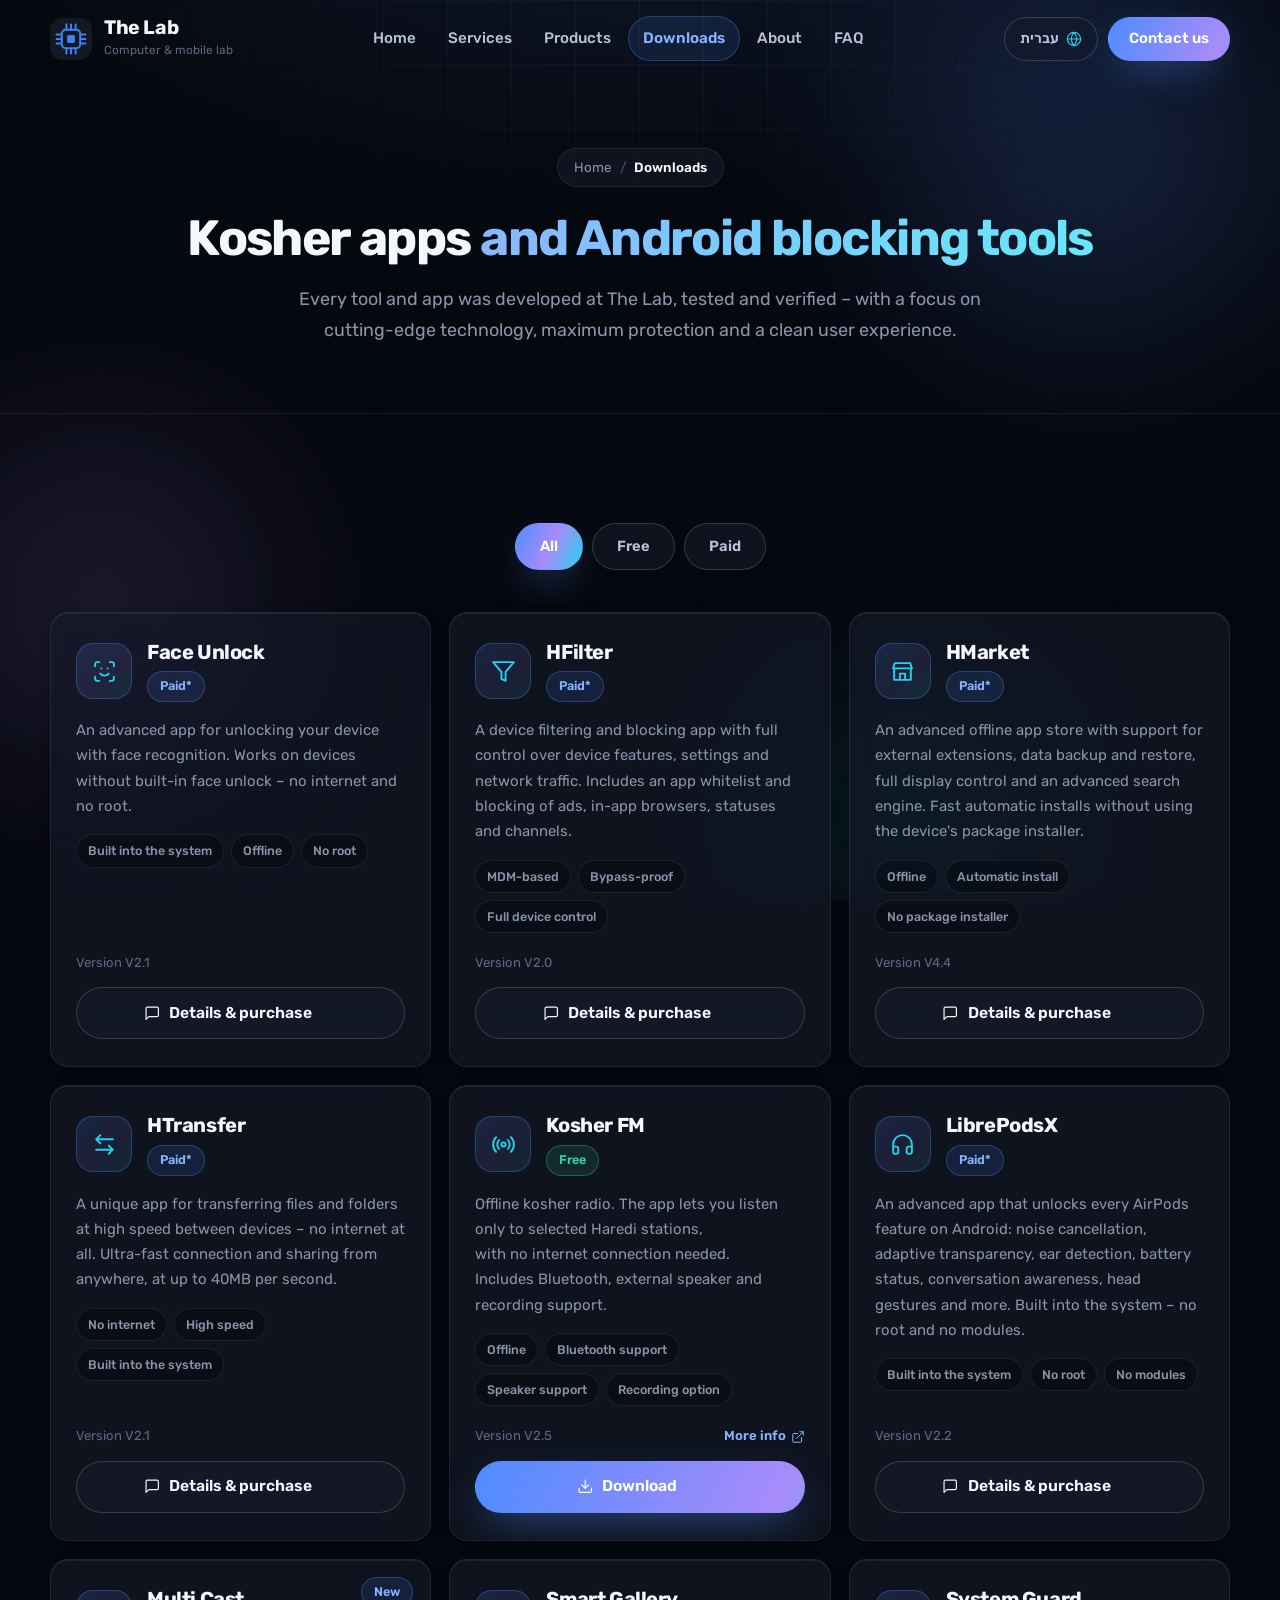
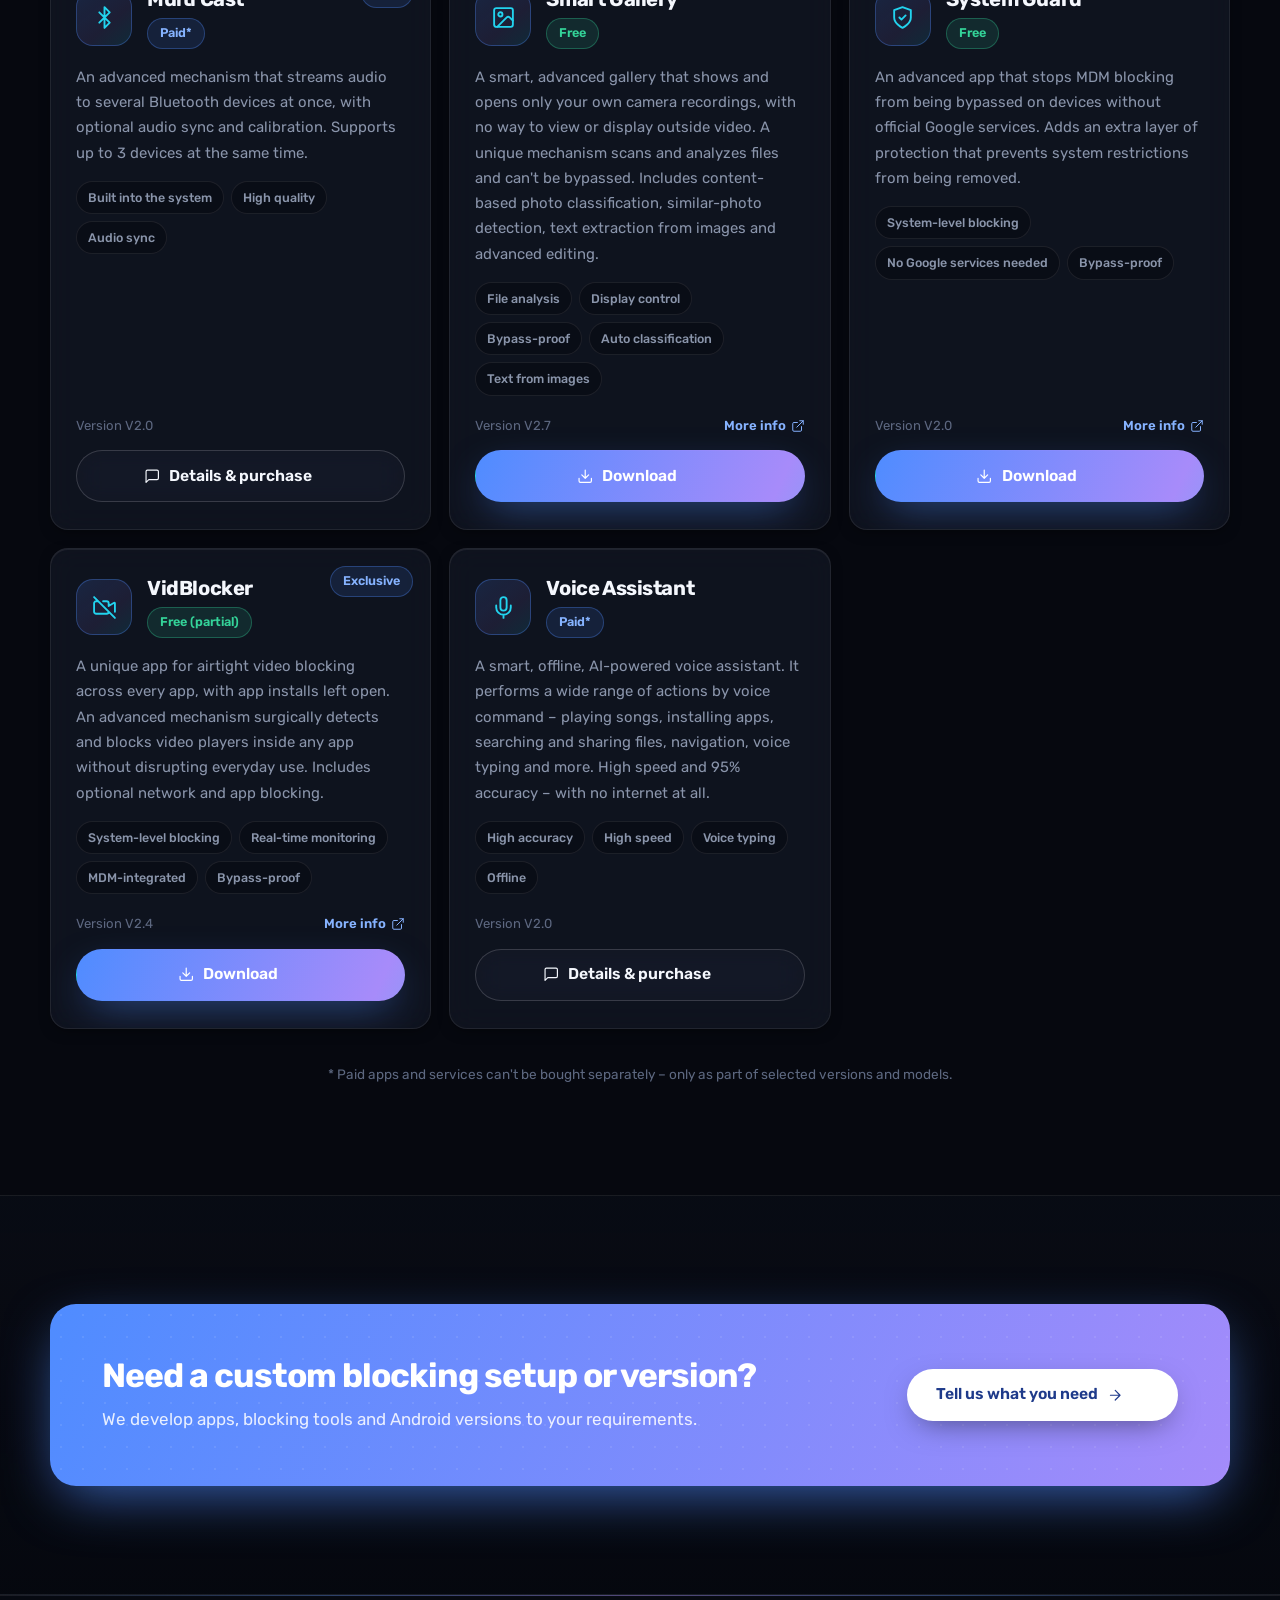
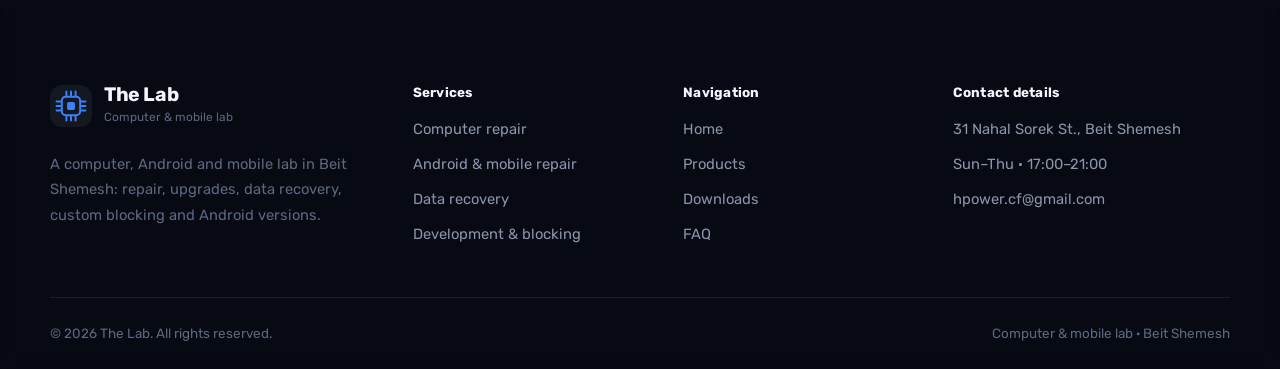
<file: en/downloads.html>
<!DOCTYPE html>
<html lang="en" dir="ltr">
<head>
  <meta charset="UTF-8">
  <meta name="viewport" content="width=device-width, initial-scale=1">
  <title>Kosher apps and Android blocking tools – VidBlocker, Kosher FM | The Lab</title>
  <meta name="description" content="The Lab's download center: VidBlocker for video blocking, Kosher FM kosher radio, the Smart Gallery app, System Guard against MDM bypass, and more Android apps.">
  <meta name="robots" content="index, follow, max-image-preview:large">
  <link rel="canonical" href="https://www.yosef-mobile.co.il/en/downloads.html">
  <link rel="alternate" hreflang="he" href="https://www.yosef-mobile.co.il/downloads.html">
  <link rel="alternate" hreflang="en" href="https://www.yosef-mobile.co.il/en/downloads.html">
  <link rel="alternate" hreflang="x-default" href="https://www.yosef-mobile.co.il/downloads.html">
  <meta name="theme-color" content="#06080f">

  <meta property="og:type" content="website">
  <meta property="og:locale" content="en_US">
  <meta property="og:site_name" content="The Lab">
  <meta property="og:title" content="Kosher apps and Android blocking tools | The Lab">
  <meta property="og:description" content="VidBlocker, Kosher FM, Smart Gallery, System Guard and more – apps and blocking tools developed at The Lab.">
  <meta property="og:url" content="https://www.yosef-mobile.co.il/en/downloads.html">
  <meta property="og:image" content="https://www.yosef-mobile.co.il/assets/img/og-image.jpg">
  <meta property="og:image:width" content="1200">
  <meta property="og:image:height" content="630">
  <meta name="twitter:card" content="summary_large_image">

  <link rel="icon" href="../assets/img/favicon.svg" type="image/svg+xml">
  <link rel="icon" href="../assets/img/favicon-32.png" sizes="32x32" type="image/png">
  <link rel="apple-touch-icon" href="../assets/img/apple-touch-icon.png">
  <link rel="manifest" href="../site.webmanifest">

  <link rel="preconnect" href="https://fonts.googleapis.com">
  <link rel="preconnect" href="https://fonts.gstatic.com" crossorigin>
  <link rel="stylesheet" href="https://fonts.googleapis.com/css2?family=Rubik:wght@300..900&display=swap">
  <link rel="stylesheet" href="../assets/css/style.css">
  <script>document.documentElement.classList.add("js")</script>

  <script type="application/ld+json">
  {
    "@context": "https://schema.org",
    "@graph": [
      {
        "@type": "BreadcrumbList",
        "itemListElement": [
          { "@type": "ListItem", "position": 1, "name": "Home", "item": "https://www.yosef-mobile.co.il/en/" },
          { "@type": "ListItem", "position": 2, "name": "Downloads", "item": "https://www.yosef-mobile.co.il/en/downloads.html" }
        ]
      },
      {
        "@type": "CollectionPage",
        "name": "Kosher apps and Android blocking tools",
        "url": "https://www.yosef-mobile.co.il/en/downloads.html",
        "inLanguage": "en",
        "isPartOf": { "@id": "https://www.yosef-mobile.co.il/en/#website" },
        "about": ["Android video blocking", "Kosher radio", "MDM filtering", "Kosher apps"]
      }
    ]
  }
  </script>
</head>
<body>
  <svg xmlns="http://www.w3.org/2000/svg" style="position:absolute;width:0;height:0;overflow:hidden" aria-hidden="true" focusable="false">
<symbol id="i-monitor" viewBox="0 0 24 24"><rect x="2" y="3" width="20" height="14" rx="2"/><path d="M8 21h8M12 17v4"/></symbol>
  <symbol id="i-phone" viewBox="0 0 24 24"><rect x="5" y="2" width="14" height="20" rx="2.5"/><path d="M11 18h2"/></symbol>
  <symbol id="i-drive" viewBox="0 0 24 24"><path d="M22 12H2"/><path d="M5.45 5.11 2 12v6a2 2 0 0 0 2 2h16a2 2 0 0 0 2-2v-6l-3.45-6.89A2 2 0 0 0 16.76 4H7.24a2 2 0 0 0-1.79 1.11z"/><path d="M6 16h.01M10 16h.01"/></symbol>
  <symbol id="i-code" viewBox="0 0 24 24"><path d="m16 18 6-6-6-6M8 6l-6 6 6 6"/></symbol>
  <symbol id="i-shield" viewBox="0 0 24 24"><path d="M12 22s8-4 8-10V5l-8-3-8 3v7c0 6 8 10 8 10z"/><path d="m9 12 2 2 4-4"/></symbol>
  <symbol id="i-sliders" viewBox="0 0 24 24"><path d="M4 21v-7M4 10V3M12 21v-9M12 8V3M20 21v-5M20 12V3M1 14h6M9 8h6M17 16h6"/></symbol>
  <symbol id="i-headphones" viewBox="0 0 24 24"><path d="M3 14h3a2 2 0 0 1 2 2v3a2 2 0 0 1-2 2H5a2 2 0 0 1-2-2v-7a9 9 0 0 1 18 0v7a2 2 0 0 1-2 2h-1a2 2 0 0 1-2-2v-3a2 2 0 0 1 2-2h3"/></symbol>
  <symbol id="i-mail" viewBox="0 0 24 24"><rect x="2" y="4" width="20" height="16" rx="2"/><path d="m22 7-8.97 5.7a1.94 1.94 0 0 1-2.06 0L2 7"/></symbol>
  <symbol id="i-pin" viewBox="0 0 24 24"><path d="M20 10c0 6-8 12-8 12s-8-6-8-12a8 8 0 0 1 16 0z"/><circle cx="12" cy="10" r="3"/></symbol>
  <symbol id="i-clock" viewBox="0 0 24 24"><circle cx="12" cy="12" r="10"/><path d="M12 6v6l4 2"/></symbol>
  <symbol id="i-arrow" viewBox="0 0 24 24"><path d="M19 12H5M12 19l-7-7 7-7"/></symbol>
  <symbol id="i-check" viewBox="0 0 24 24"><path d="M20 6 9 17l-5-5"/></symbol>
  <symbol id="i-x" viewBox="0 0 24 24"><path d="M18 6 6 18M6 6l12 12"/></symbol>
  <symbol id="i-minus" viewBox="0 0 24 24"><path d="M6 12h12"/></symbol>
  <symbol id="i-menu" viewBox="0 0 24 24"><path d="M4 7h16M4 12h16M4 17h16"/></symbol>
  <symbol id="i-download" viewBox="0 0 24 24"><path d="M21 15v4a2 2 0 0 1-2 2H5a2 2 0 0 1-2-2v-4M7 10l5 5 5-5M12 15V3"/></symbol>
  <symbol id="i-bag" viewBox="0 0 24 24"><path d="M6 2 3 6v14a2 2 0 0 0 2 2h14a2 2 0 0 0 2-2V6l-3-4z"/><path d="M3 6h18M16 10a4 4 0 0 1-8 0"/></symbol>
  <symbol id="i-external" viewBox="0 0 24 24"><path d="M15 3h6v6M10 14 21 3M18 13v6a2 2 0 0 1-2 2H5a2 2 0 0 1-2-2V8a2 2 0 0 1 2-2h6"/></symbol>
  <symbol id="i-zap" viewBox="0 0 24 24"><path d="M13 2 3 14h9l-1 8 10-12h-9l1-8z"/></symbol>
  <symbol id="i-award" viewBox="0 0 24 24"><circle cx="12" cy="8" r="6"/><path d="M15.48 12.89 17 22l-5-3-5 3 1.52-9.11"/></symbol>
  <symbol id="i-users" viewBox="0 0 24 24"><path d="M16 21v-2a4 4 0 0 0-4-4H6a4 4 0 0 0-4 4v2"/><circle cx="9" cy="7" r="4"/><path d="M22 21v-2a4 4 0 0 0-3-3.87M16 3.13a4 4 0 0 1 0 7.75"/></symbol>
  <symbol id="i-wrench" viewBox="0 0 24 24"><path d="M14.7 6.3a1 1 0 0 0 0 1.4l1.6 1.6a1 1 0 0 0 1.4 0l3.77-3.77a6 6 0 0 1-7.94 7.94l-6.91 6.91a2.12 2.12 0 0 1-3-3l6.91-6.91a6 6 0 0 1 7.94-7.94l-3.76 3.76z"/></symbol>
  <symbol id="i-globe" viewBox="0 0 24 24"><circle cx="12" cy="12" r="10"/><path d="M2 12h20M12 2a15.3 15.3 0 0 1 4 10 15.3 15.3 0 0 1-4 10 15.3 15.3 0 0 1-4-10 15.3 15.3 0 0 1 4-10z"/></symbol>
  <symbol id="i-play" viewBox="0 0 24 24"><rect x="2" y="4" width="20" height="16" rx="3"/><path d="m10 9 5 3-5 3z"/></symbol>
  <symbol id="i-video-off" viewBox="0 0 24 24"><path d="M10.66 6H14a2 2 0 0 1 2 2v2.5l5.25-3.06a.5.5 0 0 1 .75.43v8.2M16 16a2 2 0 0 1-2 2H4a2 2 0 0 1-2-2V8a2 2 0 0 1 2-2h2M2 2l20 20"/></symbol>
  <symbol id="i-store" viewBox="0 0 24 24"><path d="M3 9 4.5 4h15L21 9M4 9v11h16V9M3 9h18M9.5 20v-6h5v6"/></symbol>
  <symbol id="i-radio" viewBox="0 0 24 24"><circle cx="12" cy="12" r="2"/><path d="M16.24 7.76a6 6 0 0 1 0 8.49M7.76 16.24a6 6 0 0 1 0-8.49M19.07 4.93a10 10 0 0 1 0 14.14M4.93 19.07a10 10 0 0 1 0-14.14"/></symbol>
  <symbol id="i-face" viewBox="0 0 24 24"><path d="M3 7V5a2 2 0 0 1 2-2h2M17 3h2a2 2 0 0 1 2 2v2M21 17v2a2 2 0 0 1-2 2h-2M7 21H5a2 2 0 0 1-2-2v-2M8 14s1.5 2 4 2 4-2 4-2M9 9h.01M15 9h.01"/></symbol>
  <symbol id="i-filter" viewBox="0 0 24 24"><path d="M22 3H2l8 9.46V19l4 2v-8.54L22 3z"/></symbol>
  <symbol id="i-transfer" viewBox="0 0 24 24"><path d="M8 3 4 7l4 4M4 7h16M16 21l4-4-4-4M20 17H4"/></symbol>
  <symbol id="i-image" viewBox="0 0 24 24"><rect x="3" y="3" width="18" height="18" rx="2"/><circle cx="9" cy="9" r="2"/><path d="m21 15-3.09-3.09a2 2 0 0 0-2.82 0L6 21"/></symbol>
  <symbol id="i-mic" viewBox="0 0 24 24"><rect x="9" y="2" width="6" height="13" rx="3"/><path d="M19 10v2a7 7 0 0 1-14 0v-2M12 19v3"/></symbol>
  <symbol id="i-lock" viewBox="0 0 24 24"><rect x="3" y="11" width="18" height="11" rx="2"/><path d="M7 11V7a5 5 0 0 1 10 0v4"/></symbol>
  <symbol id="i-cpu" viewBox="0 0 24 24"><rect x="4" y="4" width="16" height="16" rx="2"/><rect x="9" y="9" width="6" height="6" rx="1"/><path d="M15 2v2M15 20v2M2 15h2M2 9h2M20 15h2M20 9h2M9 2v2M9 20v2"/></symbol>
  <symbol id="i-battery" viewBox="0 0 24 24"><rect x="2" y="7" width="16" height="10" rx="2"/><path d="M22 11v2M6 11v2M10 11v2"/></symbol>
  <symbol id="i-camera" viewBox="0 0 24 24"><path d="M14.5 4h-5L7 7H4a2 2 0 0 0-2 2v9a2 2 0 0 0 2 2h16a2 2 0 0 0 2-2V9a2 2 0 0 0-2-2h-3l-2.5-3z"/><circle cx="12" cy="13" r="3"/></symbol>
  <symbol id="i-layers" viewBox="0 0 24 24"><path d="m12 2 10 5-10 5L2 7l10-5z"/><path d="m2 17 10 5 10-5M2 12l10 5 10-5"/></symbol>
  <symbol id="i-android" viewBox="0 0 24 24"><path d="M5 16V11a7 7 0 0 1 14 0v5z"/><path d="M5 16h14v2a2 2 0 0 1-2 2H7a2 2 0 0 1-2-2zM7 5 5.5 3M17 5l1.5-2"/><path d="M9.5 10h.01M14.5 10h.01"/></symbol>
  <symbol id="i-bluetooth" viewBox="0 0 24 24"><path d="m7 7 10 10-5 5V2l5 5L7 17"/></symbol>
  <symbol id="i-send" viewBox="0 0 24 24"><path d="M22 2 11 13M22 2l-7 20-4-9-9-4 20-7z"/></symbol>
  <symbol id="i-nav" viewBox="0 0 24 24"><path d="m3 11 19-9-9 19-2-8-8-2z"/></symbol>
  <symbol id="i-sparkle" viewBox="0 0 24 24"><path d="M12 3v4M12 17v4M3 12h4M17 12h4M6.3 6.3l2.1 2.1M15.6 15.6l2.1 2.1M6.3 17.7l2.1-2.1M15.6 8.4l2.1-2.1"/></symbol>
  <symbol id="i-message" viewBox="0 0 24 24"><path d="M21 15a2 2 0 0 1-2 2H7l-4 4V5a2 2 0 0 1 2-2h14a2 2 0 0 1 2 2z"/></symbol>
  <symbol id="i-search" viewBox="0 0 24 24"><circle cx="11" cy="11" r="8"/><path d="m21 21-4.35-4.35"/></symbol>
  <symbol id="i-bug" viewBox="0 0 24 24"><rect x="8" y="6" width="8" height="14" rx="4"/><path d="M12 20v-9M3 13h5M16 13h5M4 7l4 2M20 7l-4 2M4 19l4-2M20 19l-4-2M9 3l1.5 3M15 3l-1.5 3"/></symbol>
  <symbol id="i-languages" viewBox="0 0 24 24"><path d="m5 8 6 6M4 14l6-6 2-3M2 5h12M7 2h1M22 22l-5-10-5 10M14 18h6"/></symbol>
</svg>
  <a class="skip-link" href="#main">Skip to main content</a>

  <header class="site-header">
    <div class="container header-inner">
      <a class="brand" href="./" aria-label="The Lab – home page">
        <img class="brand-mark" src="../assets/img/favicon.svg" width="42" height="42" alt="">
        <span>
          <span class="brand-name">The Lab</span>
          <span class="brand-tag">Computer & mobile lab</span>
        </span>
      </a>

      <nav class="main-nav" id="main-nav" aria-label="Main navigation">
        <ul>
          <li><a href="./">Home</a></li>
          <li><a href="./#services">Services</a></li>
          <li><a href="products.html">Products</a></li>
          <li><a href="downloads.html" aria-current="page">Downloads</a></li>
          <li><a href="./#about">About</a></li>
          <li><a href="./#faq">FAQ</a></li>
        </ul>
      </nav>

      <div class="header-actions">
        <a class="lang-switch" href="../downloads.html" hreflang="he" lang="he" dir="rtl" aria-label="גרסה עברית"><svg class="icon" aria-hidden="true"><use href="#i-globe"/></svg>עברית</a>
        <a class="btn btn-primary btn-sm" href="./#contact">Contact us</a>
        <button class="nav-toggle" type="button" aria-controls="main-nav" aria-expanded="false" aria-label="Open menu">
          <svg class="icon icon-open" aria-hidden="true"><use href="#i-menu"/></svg>
          <svg class="icon icon-close" aria-hidden="true"><use href="#i-x"/></svg>
        </button>
      </div>
    </div>
  </header>

  <main id="main">

    <section class="page-hero" aria-labelledby="page-title">
      <div class="container">
        <nav class="breadcrumbs reveal" aria-label="Breadcrumbs">
          <ol>
            <li><a href="./">Home</a></li>
            <li><span aria-current="page">Downloads</span></li>
          </ol>
        </nav>
        <h1 id="page-title" class="reveal" style="--d:.06s">Kosher apps <span class="grad-text">and Android blocking tools</span></h1>
        <p class="reveal" style="--d:.12s">Every tool and app was developed at The Lab, tested and verified – with a focus on cutting-edge technology, maximum protection and a clean user experience.</p>
      </div>
    </section>

    <section class="section" aria-label="App list">
      <div class="container">
        <div class="filters reveal" role="group" aria-label="Filter apps">
          <button class="filter-btn" type="button" data-filter="all" aria-pressed="true">All</button>
          <button class="filter-btn" type="button" data-filter="free" aria-pressed="false">Free</button>
          <button class="filter-btn" type="button" data-filter="paid" aria-pressed="false">Paid</button>
        </div>

        <div class="app-grid">
          <!-- Face Unlock -->
          <article class="app reveal" id="face-unlock" data-price="paid">
            <div class="app-head">
              <span class="app-icon"><svg class="icon" aria-hidden="true"><use href="#i-face"/></svg></span>
              <div>
                <h2>Face Unlock</h2>
                <span class="badge badge-accent">Paid*</span>
              </div>
            </div>
            <p>An advanced app for unlocking your device with face recognition. Works on devices without built-in face unlock – no internet and no root.</p>
            <ul class="tags" aria-label="Features">
              <li class="tag">Built into the system</li><li class="tag">Offline</li><li class="tag">No root</li>
            </ul>
            <div class="app-foot">
              <div class="app-meta"><span>Version <span class="ltr">V2.1</span></span></div>
              <a class="btn btn-ghost btn-block" href="./#contact"><svg class="icon" aria-hidden="true"><use href="#i-message"/></svg>Details & purchase</a>
            </div>
          </article>
          <!-- HFilter -->
          <article class="app reveal" id="hfilter" data-price="paid">
            <div class="app-head">
              <span class="app-icon"><svg class="icon" aria-hidden="true"><use href="#i-filter"/></svg></span>
              <div>
                <h2>HFilter</h2>
                <span class="badge badge-accent">Paid*</span>
              </div>
            </div>
            <p>A device filtering and blocking app with full control over device features, settings and network traffic. Includes an app whitelist and blocking of ads, in-app browsers, statuses and channels.</p>
            <ul class="tags" aria-label="Features">
              <li class="tag">MDM-based</li><li class="tag">Bypass-proof</li><li class="tag">Full device control</li>
            </ul>
            <div class="app-foot">
              <div class="app-meta"><span>Version <span class="ltr">V2.0</span></span></div>
              <a class="btn btn-ghost btn-block" href="./#contact"><svg class="icon" aria-hidden="true"><use href="#i-message"/></svg>Details & purchase</a>
            </div>
          </article>
          <!-- HMarket -->
          <article class="app reveal" id="hmarket" data-price="paid">
            <div class="app-head">
              <span class="app-icon"><svg class="icon" aria-hidden="true"><use href="#i-store"/></svg></span>
              <div>
                <h2>HMarket</h2>
                <span class="badge badge-accent">Paid*</span>
              </div>
            </div>
            <p>An advanced offline app store with support for external extensions, data backup and restore, full display control and an advanced search engine. Fast automatic installs without using the device's package installer.</p>
            <ul class="tags" aria-label="Features">
              <li class="tag">Offline</li><li class="tag">Automatic install</li><li class="tag">No package installer</li>
            </ul>
            <div class="app-foot">
              <div class="app-meta"><span>Version <span class="ltr">V4.4</span></span></div>
              <a class="btn btn-ghost btn-block" href="./#contact"><svg class="icon" aria-hidden="true"><use href="#i-message"/></svg>Details & purchase</a>
            </div>
          </article>
          <!-- HTransfer -->
          <article class="app reveal" id="htransfer" data-price="paid">
            <div class="app-head">
              <span class="app-icon"><svg class="icon" aria-hidden="true"><use href="#i-transfer"/></svg></span>
              <div>
                <h2>HTransfer</h2>
                <span class="badge badge-accent">Paid*</span>
              </div>
            </div>
            <p>A unique app for transferring files and folders at high speed between devices – no internet at all. Ultra-fast connection and sharing from anywhere, at up to <span class="ltr">40MB</span> per second.</p>
            <ul class="tags" aria-label="Features">
              <li class="tag">No internet</li><li class="tag">High speed</li><li class="tag">Built into the system</li>
            </ul>
            <div class="app-foot">
              <div class="app-meta"><span>Version <span class="ltr">V2.1</span></span></div>
              <a class="btn btn-ghost btn-block" href="./#contact"><svg class="icon" aria-hidden="true"><use href="#i-message"/></svg>Details & purchase</a>
            </div>
          </article>
          <!-- Kosher FM -->
          <article class="app reveal" id="kosher-fm" data-price="free">
            <div class="app-head">
              <span class="app-icon"><svg class="icon" aria-hidden="true"><use href="#i-radio"/></svg></span>
              <div>
                <h2>Kosher FM</h2>
                <span class="badge badge-ok">Free</span>
              </div>
            </div>
            <p>Offline kosher radio. The app lets you listen only to selected Haredi stations, with no internet connection needed. Includes Bluetooth, external speaker and recording support.</p>
            <ul class="tags" aria-label="Features">
              <li class="tag">Offline</li><li class="tag">Bluetooth support</li><li class="tag">Speaker support</li><li class="tag">Recording option</li>
            </ul>
            <div class="app-foot">
              <div class="app-meta">
                <span>Version <span class="ltr">V2.5</span></span>
                <a href="https://mitmachim.top/post/1076410" target="_blank" rel="noopener">More info<svg class="icon" aria-hidden="true"><use href="#i-external"/></svg></a>
              </div>
              <a class="btn btn-primary btn-block" href="../KosherFM.zip" download><svg class="icon" aria-hidden="true"><use href="#i-download"/></svg>Download</a>
            </div>
          </article>
          <!-- LibrePodsX -->
          <article class="app reveal" id="librepodsx" data-price="paid">
            <div class="app-head">
              <span class="app-icon"><svg class="icon" aria-hidden="true"><use href="#i-headphones"/></svg></span>
              <div>
                <h2>LibrePodsX</h2>
                <span class="badge badge-accent">Paid*</span>
              </div>
            </div>
            <p>An advanced app that unlocks every AirPods feature on Android: noise cancellation, adaptive transparency, ear detection, battery status, conversation awareness, head gestures and more. Built into the system – no root and no modules.</p>
            <ul class="tags" aria-label="Features">
              <li class="tag">Built into the system</li><li class="tag">No root</li><li class="tag">No modules</li>
            </ul>
            <div class="app-foot">
              <div class="app-meta"><span>Version <span class="ltr">V2.2</span></span></div>
              <a class="btn btn-ghost btn-block" href="./#contact"><svg class="icon" aria-hidden="true"><use href="#i-message"/></svg>Details & purchase</a>
            </div>
          </article>
          <!-- Multi Cast -->
          <article class="app reveal" id="multi-cast" data-price="paid">
            <span class="badge badge-accent app-ribbon">New</span>
            <div class="app-head">
              <span class="app-icon"><svg class="icon" aria-hidden="true"><use href="#i-bluetooth"/></svg></span>
              <div>
                <h2>Multi Cast</h2>
                <span class="badge badge-accent">Paid*</span>
              </div>
            </div>
            <p>An advanced mechanism that streams audio to several Bluetooth devices at once, with optional audio sync and calibration. Supports up to 3 devices at the same time.</p>
            <ul class="tags" aria-label="Features">
              <li class="tag">Built into the system</li><li class="tag">High quality</li><li class="tag">Audio sync</li>
            </ul>
            <div class="app-foot">
              <div class="app-meta"><span>Version <span class="ltr">V2.0</span></span></div>
              <a class="btn btn-ghost btn-block" href="./#contact"><svg class="icon" aria-hidden="true"><use href="#i-message"/></svg>Details & purchase</a>
            </div>
          </article>
          <!-- Smart Gallery -->
          <article class="app reveal" id="smart-gallery" data-price="free">
            <div class="app-head">
              <span class="app-icon"><svg class="icon" aria-hidden="true"><use href="#i-image"/></svg></span>
              <div>
                <h2>Smart Gallery</h2>
                <span class="badge badge-ok">Free</span>
              </div>
            </div>
            <p>A smart, advanced gallery that shows and opens only your own camera recordings, with no way to view or display outside video. A unique mechanism scans and analyzes files and can't be bypassed. Includes content-based photo classification, similar-photo detection, text extraction from images and advanced editing.</p>
            <ul class="tags" aria-label="Features">
              <li class="tag">File analysis</li><li class="tag">Display control</li><li class="tag">Bypass-proof</li><li class="tag">Auto classification</li><li class="tag">Text from images</li>
            </ul>
            <div class="app-foot">
              <div class="app-meta">
                <span>Version <span class="ltr">V2.7</span></span>
                <a href="https://mitmachim.top/post/1073814" target="_blank" rel="noopener">More info<svg class="icon" aria-hidden="true"><use href="#i-external"/></svg></a>
              </div>
              <a class="btn btn-primary btn-block" href="../SmartGallery.apk" download><svg class="icon" aria-hidden="true"><use href="#i-download"/></svg>Download</a>
            </div>
          </article>
          <!-- System Guard -->
          <article class="app reveal" id="system-guard" data-price="free">
            <div class="app-head">
              <span class="app-icon"><svg class="icon" aria-hidden="true"><use href="#i-shield"/></svg></span>
              <div>
                <h2>System Guard</h2>
                <span class="badge badge-ok">Free</span>
              </div>
            </div>
            <p>An advanced app that stops MDM blocking from being bypassed on devices without official Google services. Adds an extra layer of protection that prevents system restrictions from being removed.</p>
            <ul class="tags" aria-label="Features">
              <li class="tag">System-level blocking</li><li class="tag">No Google services needed</li><li class="tag">Bypass-proof</li>
            </ul>
            <div class="app-foot">
              <div class="app-meta">
                <span>Version <span class="ltr">V2.0</span></span>
                <a href="https://mitmachim.top/post/1099767" target="_blank" rel="noopener">More info<svg class="icon" aria-hidden="true"><use href="#i-external"/></svg></a>
              </div>
              <a class="btn btn-primary btn-block" href="../SystemGuard.apk" download><svg class="icon" aria-hidden="true"><use href="#i-download"/></svg>Download</a>
            </div>
          </article>
          <!-- VidBlocker -->
          <article class="app reveal" id="vidblocker" data-price="free">
            <span class="badge badge-accent app-ribbon">Exclusive</span>
            <div class="app-head">
              <span class="app-icon"><svg class="icon" aria-hidden="true"><use href="#i-video-off"/></svg></span>
              <div>
                <h2>VidBlocker</h2>
                <span class="badge badge-ok">Free (partial)</span>
              </div>
            </div>
            <p>A unique app for airtight video blocking across every app, with app installs left open. An advanced mechanism surgically detects and blocks video players inside any app without disrupting everyday use. Includes optional network and app blocking.</p>
            <ul class="tags" aria-label="Features">
              <li class="tag">System-level blocking</li><li class="tag">Real-time monitoring</li><li class="tag">MDM-integrated</li><li class="tag">Bypass-proof</li>
            </ul>
            <div class="app-foot">
              <div class="app-meta">
                <span>Version <span class="ltr">V2.4</span></span>
                <a href="https://mitmachim.top/post/1087457" target="_blank" rel="noopener">More info<svg class="icon" aria-hidden="true"><use href="#i-external"/></svg></a>
              </div>
              <a class="btn btn-primary btn-block" href="../VidBlocker.apk" download><svg class="icon" aria-hidden="true"><use href="#i-download"/></svg>Download</a>
            </div>
          </article>
          <!-- Voice Assistant -->
          <article class="app reveal" id="voice-assistant" data-price="paid">
            <div class="app-head">
              <span class="app-icon"><svg class="icon" aria-hidden="true"><use href="#i-mic"/></svg></span>
              <div>
                <h2>Voice Assistant</h2>
                <span class="badge badge-accent">Paid*</span>
              </div>
            </div>
            <p>A smart, offline, AI-powered voice assistant. It performs a wide range of actions by voice command – playing songs, installing apps, searching and sharing files, navigation, voice typing and more. High speed and 95% accuracy – with no internet at all.</p>
            <ul class="tags" aria-label="Features">
              <li class="tag">High accuracy</li><li class="tag">High speed</li><li class="tag">Voice typing</li><li class="tag">Offline</li>
            </ul>
            <div class="app-foot">
              <div class="app-meta"><span>Version <span class="ltr">V2.0</span></span></div>
              <a class="btn btn-ghost btn-block" href="./#contact"><svg class="icon" aria-hidden="true"><use href="#i-message"/></svg>Details & purchase</a>
            </div>
          </article>
        </div>

        <p class="note reveal">* Paid apps and services can't be bought separately – only as part of selected versions and models.</p>
      </div>
    </section>

    <section class="section section-alt" aria-labelledby="cta-title">
      <div class="container">
        <div class="cta-band reveal">
          <div>
            <h2 id="cta-title">Need a custom blocking setup or version?</h2>
            <p>We develop apps, blocking tools and Android versions to your requirements.</p>
          </div>
          <a class="btn btn-primary" href="./#contact">
            Tell us what you need
            <svg class="icon icon-arrow" aria-hidden="true"><use href="#i-arrow"/></svg>
          </a>
        </div>
      </div>
    </section>

  </main>

  <footer class="site-footer">
    <div class="container">
      <div class="footer-grid">
        <div class="footer-about">
          <a class="brand" href="./">
            <img class="brand-mark" src="../assets/img/favicon.svg" width="42" height="42" alt="">
            <span><span class="brand-name">The Lab</span><span class="brand-tag">Computer & mobile lab</span></span>
          </a>
          <p>A computer, Android and mobile lab in Beit Shemesh: repair, upgrades, data recovery, custom blocking and Android versions.</p>
        </div>
        <nav class="footer-col" aria-label="Services">
          <h2>Services</h2>
          <ul>
            <li><a href="./#services">Computer repair</a></li>
            <li><a href="./#services">Android & mobile repair</a></li>
            <li><a href="./#services">Data recovery</a></li>
            <li><a href="./#development">Development & blocking</a></li>
          </ul>
        </nav>
        <nav class="footer-col" aria-label="Pages">
          <h2>Navigation</h2>
          <ul>
            <li><a href="./">Home</a></li>
            <li><a href="products.html">Products</a></li>
            <li><a href="downloads.html">Downloads</a></li>
            <li><a href="./#faq">FAQ</a></li>
          </ul>
        </nav>
        <div class="footer-col">
          <h2>Contact details</h2>
          <address>
            <span>31 Nahal Sorek St., Beit Shemesh</span>
            <span>Sun–Thu · 17:00–21:00</span>
            <a class="ltr" href="mailto:hpower.cf@gmail.com">hpower.cf@gmail.com</a>
          </address>
        </div>
      </div>
      <div class="footer-bottom">
        <span>© <span data-year>2026</span> The Lab. All rights reserved.</span>
        <span>Computer & mobile lab · Beit Shemesh</span>
      </div>
    </div>
  </footer>

  <script src="../assets/js/main.js" defer></script>
</body>
</html>
</file>
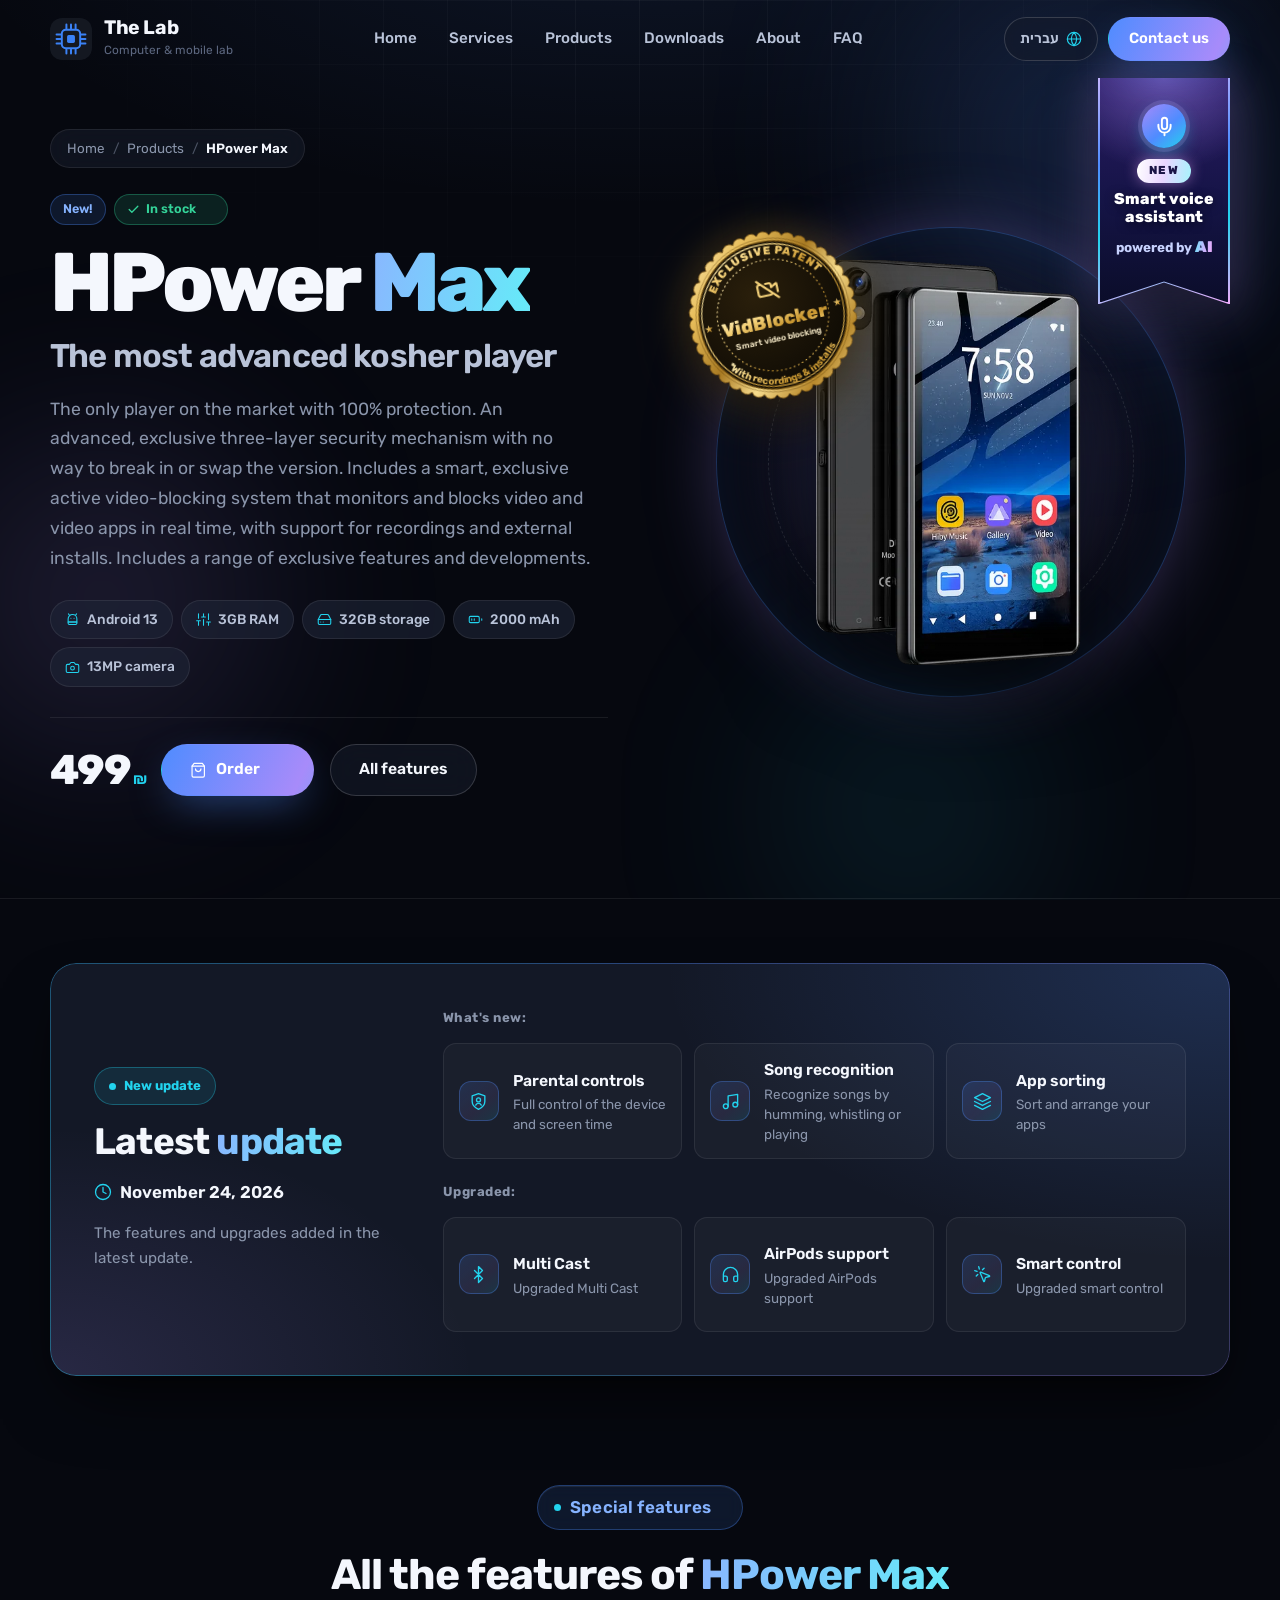
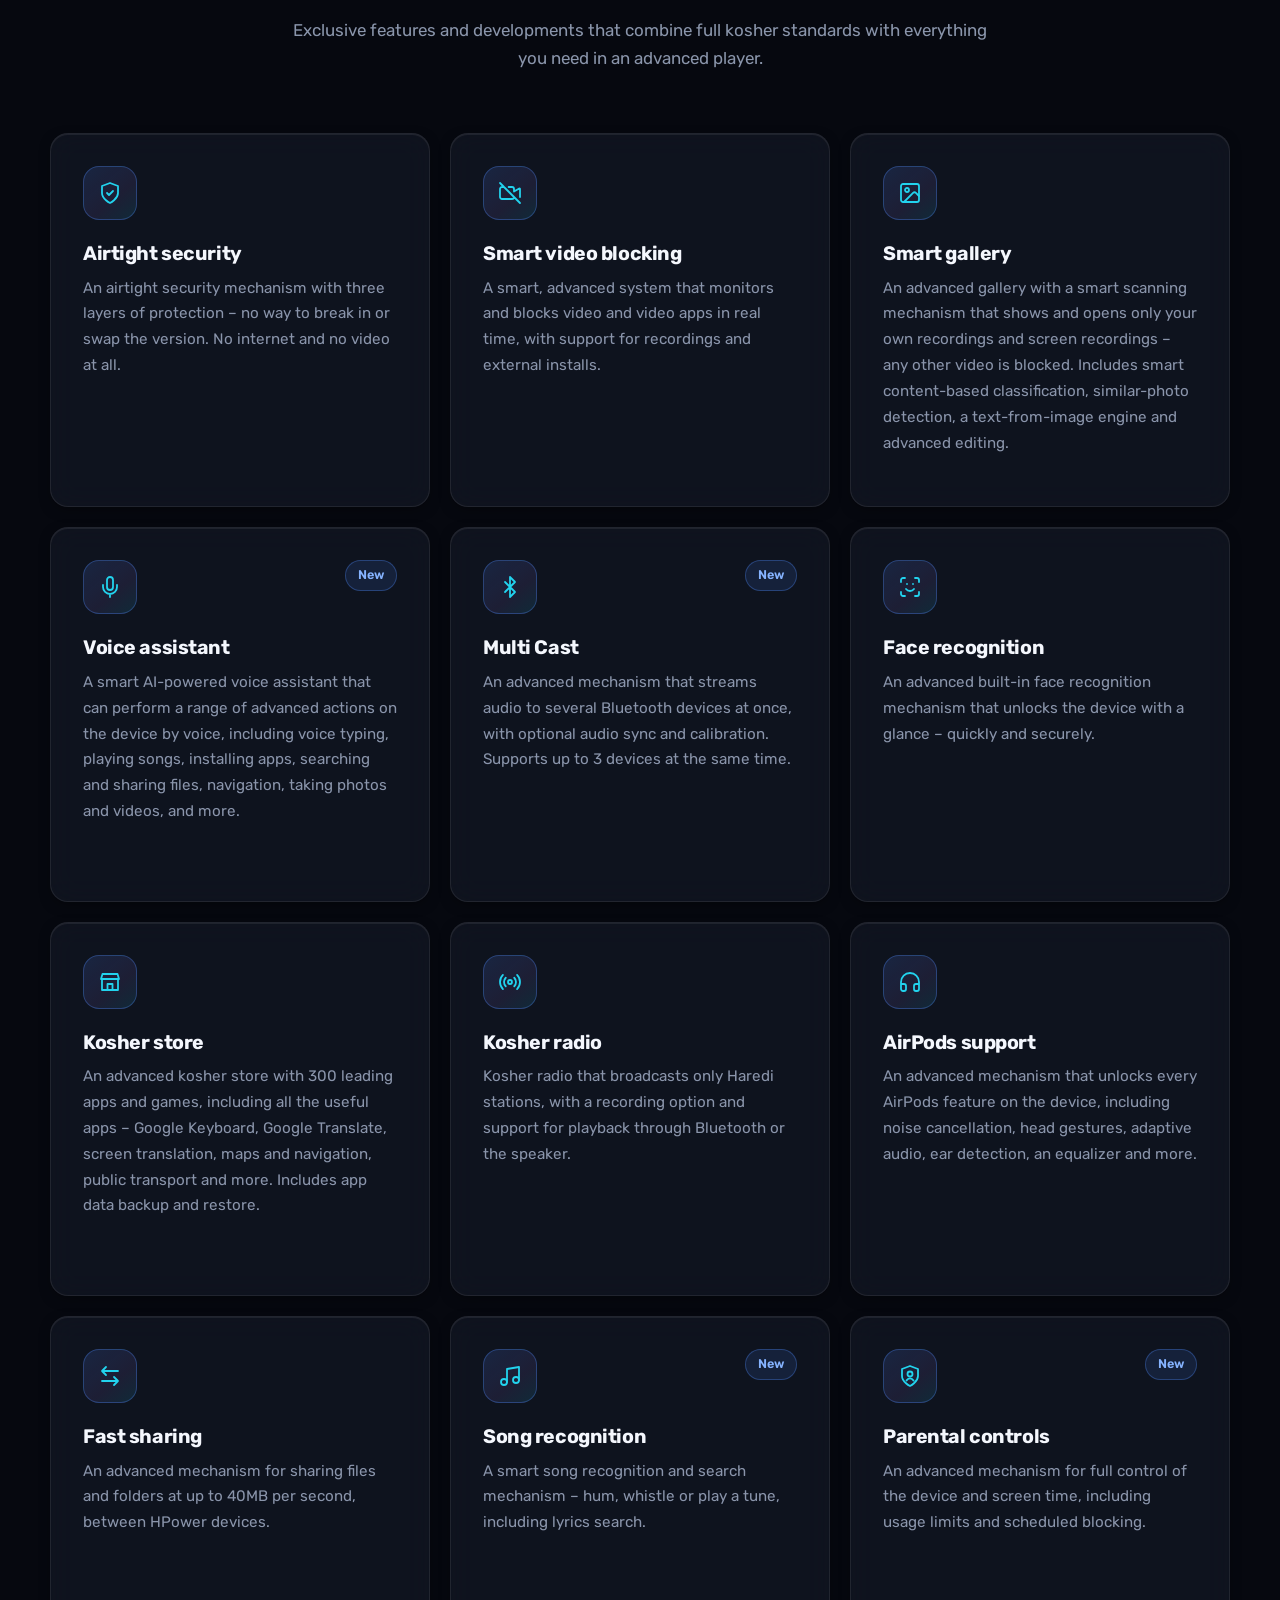
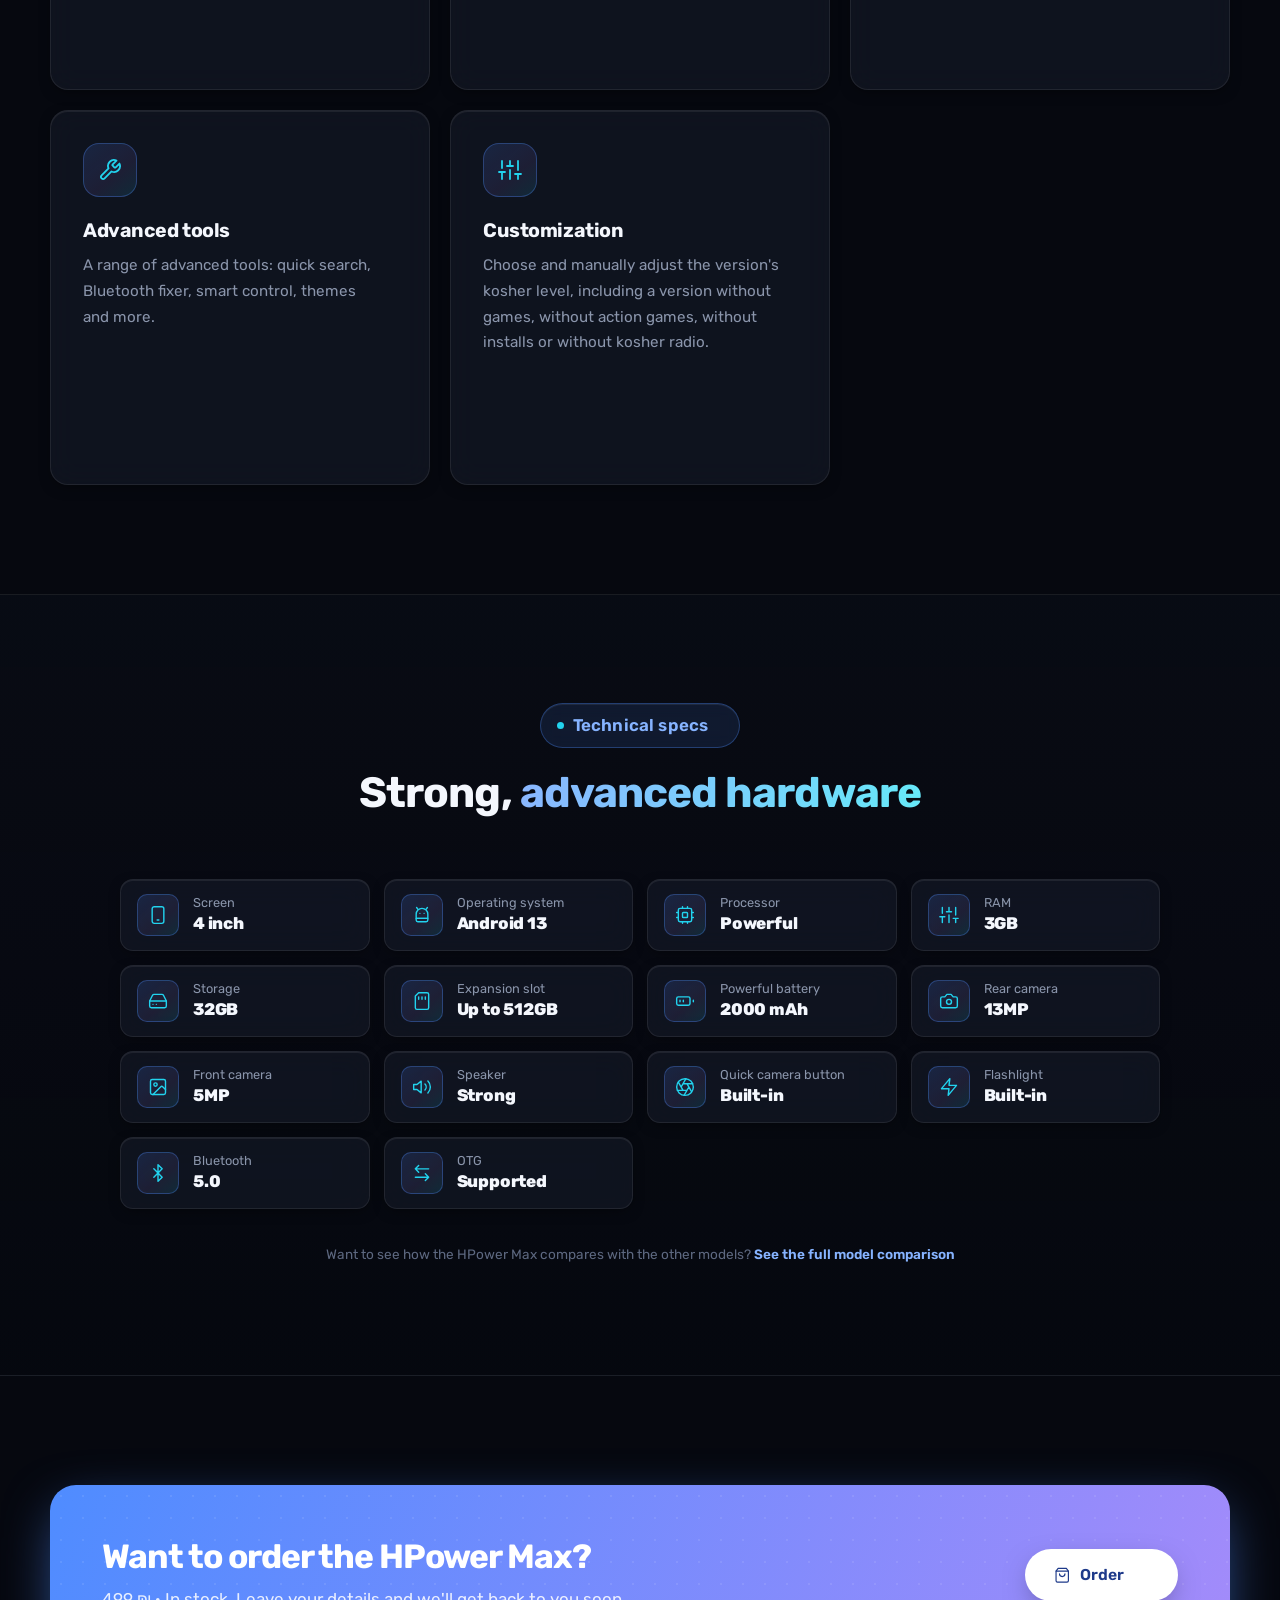
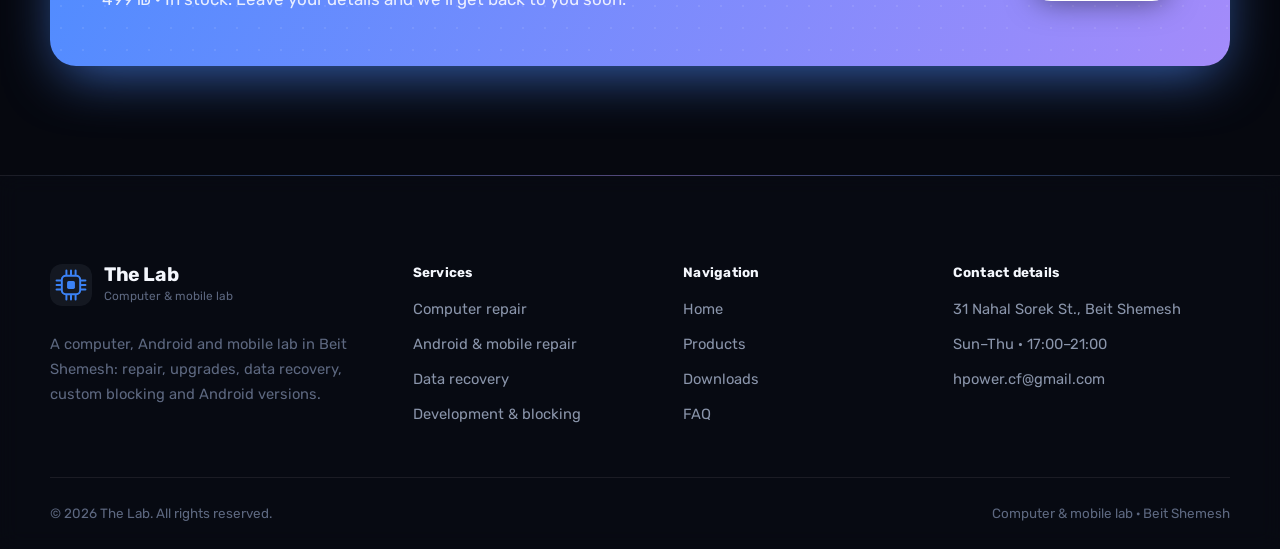
<file: en/hpower-max.html>
<!DOCTYPE html>
<html lang="en" dir="ltr">
<head>
  <meta charset="UTF-8">
  <meta name="viewport" content="width=device-width, initial-scale=1">
  <title>HPower Max – the most advanced kosher player | The Lab</title>
  <meta name="description" content="HPower Max – a kosher Android player with no internet and no video at all: exclusive video blocking in every app, three-layer security, a smart AI-powered voice assistant, a kosher store with 300 apps and games, and 32GB of storage.">
  <meta name="robots" content="index, follow, max-image-preview:large">
  <link rel="canonical" href="https://www.yosef-mobile.co.il/en/hpower-max.html">
  <link rel="alternate" hreflang="he" href="https://www.yosef-mobile.co.il/hpower-max.html">
  <link rel="alternate" hreflang="en" href="https://www.yosef-mobile.co.il/en/hpower-max.html">
  <link rel="alternate" hreflang="x-default" href="https://www.yosef-mobile.co.il/hpower-max.html">
  <meta name="theme-color" content="#06080f">

  <meta property="og:type" content="product">
  <meta property="og:locale" content="en_US">
  <meta property="og:site_name" content="The Lab">
  <meta property="og:title" content="HPower Max – the most advanced kosher player | The Lab">
  <meta property="og:description" content="No internet and no video at all. An exclusive three-layer security mechanism, a smart AI-powered voice assistant and a kosher store with 300 apps and games.">
  <meta property="og:url" content="https://www.yosef-mobile.co.il/en/hpower-max.html">
  <meta property="og:image" content="https://www.yosef-mobile.co.il/assets/img/og-image.jpg">
  <meta property="og:image:width" content="1200">
  <meta property="og:image:height" content="630">
  <meta name="twitter:card" content="summary_large_image">

  <link rel="icon" href="../assets/img/favicon.svg" type="image/svg+xml">
  <link rel="icon" href="../assets/img/favicon-32.png" sizes="32x32" type="image/png">
  <link rel="apple-touch-icon" href="../assets/img/apple-touch-icon.png">
  <link rel="manifest" href="../site.webmanifest">

  <link rel="preconnect" href="https://fonts.googleapis.com">
  <link rel="preconnect" href="https://fonts.gstatic.com" crossorigin>
  <link rel="stylesheet" href="https://fonts.googleapis.com/css2?family=Rubik:wght@300..900&display=swap">
  <link rel="stylesheet" href="../assets/css/style.css">
  <script>document.documentElement.classList.add("js")</script>

  <script type="application/ld+json">
  {
    "@context": "https://schema.org",
    "@graph": [
      {
        "@type": "BreadcrumbList",
        "itemListElement": [
          {
            "@type": "ListItem",
            "position": 1,
            "name": "Home",
            "item": "https://www.yosef-mobile.co.il/en/"
          },
          {
            "@type": "ListItem",
            "position": 2,
            "name": "Products",
            "item": "https://www.yosef-mobile.co.il/en/products.html"
          },
          {
            "@type": "ListItem",
            "position": 3,
            "name": "HPower Max",
            "item": "https://www.yosef-mobile.co.il/en/hpower-max.html"
          }
        ]
      },
      {
        "@type": "Product",
        "name": "HPower Max",
        "sku": "HPOWER-MAX",
        "brand": {
          "@type": "Brand",
          "name": "HPower"
        },
        "image": "https://www.yosef-mobile.co.il/assets/img/hpower-max.jpg",
        "description": "Kosher Android player. 4-inch screen. Android 13. Powerful processor. 3GB RAM | 32GB storage. Powerful 2000 mAh battery. Rear camera 13MP | front 5MP. Built-in flashlight. OTG support. Loud speaker. Expansion slot up to 512GB. Quick camera button. Bluetooth 5.0. Smart AI-powered voice assistant. Advanced kosher store with 300 leading apps and games. Smart active video blocking in real time, with support for recordings and external installs. Smart gallery that shows only your own recordings and screen recordings. Kosher radio (Haredi stations only). Smart built-in face recognition. Built-in quick search across the whole device. Customizable themes. Exclusive mechanism that unlocks every AirPods feature on the device. Exclusive fast file sharing (between 'HPower' devices). Built-in Bluetooth address fixer. Smart button: a separate action for a short, long and double press of the camera button. Exclusive three-layer security mechanism with no way to break in or swap the version. Custom version.",
        "offers": {
          "@type": "Offer",
          "price": "499",
          "priceCurrency": "ILS",
          "availability": "https://schema.org/InStock",
          "itemCondition": "https://schema.org/NewCondition",
          "url": "https://www.yosef-mobile.co.il/en/hpower-max.html"
        }
      }
    ]
  }
  </script>
</head>
<body>
  <svg xmlns="http://www.w3.org/2000/svg" style="position:absolute;width:0;height:0;overflow:hidden" aria-hidden="true" focusable="false">
<symbol id="i-monitor" viewBox="0 0 24 24"><rect x="2" y="3" width="20" height="14" rx="2"/><path d="M8 21h8M12 17v4"/></symbol>
  <symbol id="i-phone" viewBox="0 0 24 24"><rect x="5" y="2" width="14" height="20" rx="2.5"/><path d="M11 18h2"/></symbol>
  <symbol id="i-drive" viewBox="0 0 24 24"><path d="M22 12H2"/><path d="M5.45 5.11 2 12v6a2 2 0 0 0 2 2h16a2 2 0 0 0 2-2v-6l-3.45-6.89A2 2 0 0 0 16.76 4H7.24a2 2 0 0 0-1.79 1.11z"/><path d="M6 16h.01M10 16h.01"/></symbol>
  <symbol id="i-code" viewBox="0 0 24 24"><path d="m16 18 6-6-6-6M8 6l-6 6 6 6"/></symbol>
  <symbol id="i-shield" viewBox="0 0 24 24"><path d="M12 22s8-4 8-10V5l-8-3-8 3v7c0 6 8 10 8 10z"/><path d="m9 12 2 2 4-4"/></symbol>
  <symbol id="i-sliders" viewBox="0 0 24 24"><path d="M4 21v-7M4 10V3M12 21v-9M12 8V3M20 21v-5M20 12V3M1 14h6M9 8h6M17 16h6"/></symbol>
  <symbol id="i-headphones" viewBox="0 0 24 24"><path d="M3 14h3a2 2 0 0 1 2 2v3a2 2 0 0 1-2 2H5a2 2 0 0 1-2-2v-7a9 9 0 0 1 18 0v7a2 2 0 0 1-2 2h-1a2 2 0 0 1-2-2v-3a2 2 0 0 1 2-2h3"/></symbol>
  <symbol id="i-mail" viewBox="0 0 24 24"><rect x="2" y="4" width="20" height="16" rx="2"/><path d="m22 7-8.97 5.7a1.94 1.94 0 0 1-2.06 0L2 7"/></symbol>
  <symbol id="i-pin" viewBox="0 0 24 24"><path d="M20 10c0 6-8 12-8 12s-8-6-8-12a8 8 0 0 1 16 0z"/><circle cx="12" cy="10" r="3"/></symbol>
  <symbol id="i-clock" viewBox="0 0 24 24"><circle cx="12" cy="12" r="10"/><path d="M12 6v6l4 2"/></symbol>
  <symbol id="i-arrow" viewBox="0 0 24 24"><path d="M19 12H5M12 19l-7-7 7-7"/></symbol>
  <symbol id="i-check" viewBox="0 0 24 24"><path d="M20 6 9 17l-5-5"/></symbol>
  <symbol id="i-x" viewBox="0 0 24 24"><path d="M18 6 6 18M6 6l12 12"/></symbol>
  <symbol id="i-minus" viewBox="0 0 24 24"><path d="M6 12h12"/></symbol>
  <symbol id="i-menu" viewBox="0 0 24 24"><path d="M4 7h16M4 12h16M4 17h16"/></symbol>
  <symbol id="i-download" viewBox="0 0 24 24"><path d="M21 15v4a2 2 0 0 1-2 2H5a2 2 0 0 1-2-2v-4M7 10l5 5 5-5M12 15V3"/></symbol>
  <symbol id="i-bag" viewBox="0 0 24 24"><path d="M6 2 3 6v14a2 2 0 0 0 2 2h14a2 2 0 0 0 2-2V6l-3-4z"/><path d="M3 6h18M16 10a4 4 0 0 1-8 0"/></symbol>
  <symbol id="i-external" viewBox="0 0 24 24"><path d="M15 3h6v6M10 14 21 3M18 13v6a2 2 0 0 1-2 2H5a2 2 0 0 1-2-2V8a2 2 0 0 1 2-2h6"/></symbol>
  <symbol id="i-zap" viewBox="0 0 24 24"><path d="M13 2 3 14h9l-1 8 10-12h-9l1-8z"/></symbol>
  <symbol id="i-award" viewBox="0 0 24 24"><circle cx="12" cy="8" r="6"/><path d="M15.48 12.89 17 22l-5-3-5 3 1.52-9.11"/></symbol>
  <symbol id="i-users" viewBox="0 0 24 24"><path d="M16 21v-2a4 4 0 0 0-4-4H6a4 4 0 0 0-4 4v2"/><circle cx="9" cy="7" r="4"/><path d="M22 21v-2a4 4 0 0 0-3-3.87M16 3.13a4 4 0 0 1 0 7.75"/></symbol>
  <symbol id="i-wrench" viewBox="0 0 24 24"><path d="M14.7 6.3a1 1 0 0 0 0 1.4l1.6 1.6a1 1 0 0 0 1.4 0l3.77-3.77a6 6 0 0 1-7.94 7.94l-6.91 6.91a2.12 2.12 0 0 1-3-3l6.91-6.91a6 6 0 0 1 7.94-7.94l-3.76 3.76z"/></symbol>
  <symbol id="i-globe" viewBox="0 0 24 24"><circle cx="12" cy="12" r="10"/><path d="M2 12h20M12 2a15.3 15.3 0 0 1 4 10 15.3 15.3 0 0 1-4 10 15.3 15.3 0 0 1-4-10 15.3 15.3 0 0 1 4-10z"/></symbol>
  <symbol id="i-play" viewBox="0 0 24 24"><rect x="2" y="4" width="20" height="16" rx="3"/><path d="m10 9 5 3-5 3z"/></symbol>
  <symbol id="i-video-off" viewBox="0 0 24 24"><path d="M10.66 6H14a2 2 0 0 1 2 2v2.5l5.25-3.06a.5.5 0 0 1 .75.43v8.2M16 16a2 2 0 0 1-2 2H4a2 2 0 0 1-2-2V8a2 2 0 0 1 2-2h2M2 2l20 20"/></symbol>
  <symbol id="i-store" viewBox="0 0 24 24"><path d="M3 9 4.5 4h15L21 9M4 9v11h16V9M3 9h18M9.5 20v-6h5v6"/></symbol>
  <symbol id="i-radio" viewBox="0 0 24 24"><circle cx="12" cy="12" r="2"/><path d="M16.24 7.76a6 6 0 0 1 0 8.49M7.76 16.24a6 6 0 0 1 0-8.49M19.07 4.93a10 10 0 0 1 0 14.14M4.93 19.07a10 10 0 0 1 0-14.14"/></symbol>
  <symbol id="i-face" viewBox="0 0 24 24"><path d="M3 7V5a2 2 0 0 1 2-2h2M17 3h2a2 2 0 0 1 2 2v2M21 17v2a2 2 0 0 1-2 2h-2M7 21H5a2 2 0 0 1-2-2v-2M8 14s1.5 2 4 2 4-2 4-2M9 9h.01M15 9h.01"/></symbol>
  <symbol id="i-filter" viewBox="0 0 24 24"><path d="M22 3H2l8 9.46V19l4 2v-8.54L22 3z"/></symbol>
  <symbol id="i-transfer" viewBox="0 0 24 24"><path d="M8 3 4 7l4 4M4 7h16M16 21l4-4-4-4M20 17H4"/></symbol>
  <symbol id="i-image" viewBox="0 0 24 24"><rect x="3" y="3" width="18" height="18" rx="2"/><circle cx="9" cy="9" r="2"/><path d="m21 15-3.09-3.09a2 2 0 0 0-2.82 0L6 21"/></symbol>
  <symbol id="i-mic" viewBox="0 0 24 24"><rect x="9" y="2" width="6" height="13" rx="3"/><path d="M19 10v2a7 7 0 0 1-14 0v-2M12 19v3"/></symbol>
  <symbol id="i-lock" viewBox="0 0 24 24"><rect x="3" y="11" width="18" height="11" rx="2"/><path d="M7 11V7a5 5 0 0 1 10 0v4"/></symbol>
  <symbol id="i-cpu" viewBox="0 0 24 24"><rect x="4" y="4" width="16" height="16" rx="2"/><rect x="9" y="9" width="6" height="6" rx="1"/><path d="M15 2v2M15 20v2M2 15h2M2 9h2M20 15h2M20 9h2M9 2v2M9 20v2"/></symbol>
  <symbol id="i-battery" viewBox="0 0 24 24"><rect x="2" y="7" width="16" height="10" rx="2"/><path d="M22 11v2M6 11v2M10 11v2"/></symbol>
  <symbol id="i-camera" viewBox="0 0 24 24"><path d="M14.5 4h-5L7 7H4a2 2 0 0 0-2 2v9a2 2 0 0 0 2 2h16a2 2 0 0 0 2-2V9a2 2 0 0 0-2-2h-3l-2.5-3z"/><circle cx="12" cy="13" r="3"/></symbol>
  <symbol id="i-layers" viewBox="0 0 24 24"><path d="m12 2 10 5-10 5L2 7l10-5z"/><path d="m2 17 10 5 10-5M2 12l10 5 10-5"/></symbol>
  <symbol id="i-android" viewBox="0 0 24 24"><path d="M5 16V11a7 7 0 0 1 14 0v5z"/><path d="M5 16h14v2a2 2 0 0 1-2 2H7a2 2 0 0 1-2-2zM7 5 5.5 3M17 5l1.5-2"/><path d="M9.5 10h.01M14.5 10h.01"/></symbol>
  <symbol id="i-bluetooth" viewBox="0 0 24 24"><path d="m7 7 10 10-5 5V2l5 5L7 17"/></symbol>
  <symbol id="i-send" viewBox="0 0 24 24"><path d="M22 2 11 13M22 2l-7 20-4-9-9-4 20-7z"/></symbol>
  <symbol id="i-nav" viewBox="0 0 24 24"><path d="m3 11 19-9-9 19-2-8-8-2z"/></symbol>
  <symbol id="i-sparkle" viewBox="0 0 24 24"><path d="M12 3v4M12 17v4M3 12h4M17 12h4M6.3 6.3l2.1 2.1M15.6 15.6l2.1 2.1M6.3 17.7l2.1-2.1M15.6 8.4l2.1-2.1"/></symbol>
  <symbol id="i-message" viewBox="0 0 24 24"><path d="M21 15a2 2 0 0 1-2 2H7l-4 4V5a2 2 0 0 1 2-2h14a2 2 0 0 1 2 2z"/></symbol>
  <symbol id="i-search" viewBox="0 0 24 24"><circle cx="11" cy="11" r="8"/><path d="m21 21-4.35-4.35"/></symbol>
  <symbol id="i-bug" viewBox="0 0 24 24"><rect x="8" y="6" width="8" height="14" rx="4"/><path d="M12 20v-9M3 13h5M16 13h5M4 7l4 2M20 7l-4 2M4 19l4-2M20 19l-4-2M9 3l1.5 3M15 3l-1.5 3"/></symbol>
  <symbol id="i-speaker" viewBox="0 0 24 24"><path d="M11 5 6 9H2v6h4l5 4V5z"/><path d="M15.54 8.46a5 5 0 0 1 0 7.07M19.07 4.93a10 10 0 0 1 0 14.14"/></symbol>
  <symbol id="i-sdcard" viewBox="0 0 24 24"><path d="M6 22a2 2 0 0 1-2-2V6l4-4h10a2 2 0 0 1 2 2v16a2 2 0 0 1-2 2z"/><path d="M8 10V7M12 10V7M16 10V7"/></symbol>
  <symbol id="i-aperture" viewBox="0 0 24 24"><circle cx="12" cy="12" r="10"/><path d="m14.31 8 5.74 9.94M9.69 8h11.48M7.38 12l5.74-9.94M9.69 16 3.95 6.06M14.31 16H2.83M16.62 12l-5.74 9.94"/></symbol>
  <symbol id="i-music" viewBox="0 0 24 24"><path d="M9 18V5l12-2v13"/><circle cx="6" cy="18" r="3"/><circle cx="18" cy="16" r="3"/></symbol>
  <symbol id="i-parental" viewBox="0 0 24 24"><path d="M12 22s8-4 8-10V5l-8-3-8 3v7c0 6 8 10 8 10z"/><circle cx="12" cy="10" r="2.5"/><path d="M8.5 16.5a4 4 0 0 1 7 0"/></symbol>
  <symbol id="i-pointer" viewBox="0 0 24 24"><path d="M14 4.1 12 6M5.1 8l-2.9-.8M6 12l-1.9 2M7.2 2.2 8 5.1"/><path d="M9.04 9.69a.5.5 0 0 1 .65-.65l11 4.5a.5.5 0 0 1-.07.95l-4.35 1.04a1 1 0 0 0-.74.74l-1.04 4.35a.5.5 0 0 1-.95.07z"/></symbol>
</svg>
  <a class="skip-link" href="#main">Skip to main content</a>

  <header class="site-header">
    <div class="container header-inner">
      <a class="brand" href="./" aria-label="The Lab – home page">
        <img class="brand-mark" src="../assets/img/favicon.svg" width="42" height="42" alt="">
        <span>
          <span class="brand-name">The Lab</span>
          <span class="brand-tag">Computer & mobile lab</span>
        </span>
      </a>

      <nav class="main-nav" id="main-nav" aria-label="Main navigation">
        <ul>
          <li><a href="./">Home</a></li>
          <li><a href="./#services">Services</a></li>
          <li><a href="products.html">Products</a></li>
          <li><a href="downloads.html">Downloads</a></li>
          <li><a href="./#about">About</a></li>
          <li><a href="./#faq">FAQ</a></li>
        </ul>
      </nav>

      <div class="header-actions">
        <a class="lang-switch" href="../hpower-max.html" hreflang="he" lang="he" dir="rtl" aria-label="גרסה עברית"><svg class="icon" aria-hidden="true"><use href="#i-globe"/></svg>עברית</a>
        <a class="btn btn-primary btn-sm" href="./#contact">Contact us</a>
        <button class="nav-toggle" type="button" aria-controls="main-nav" aria-expanded="false" aria-label="Open menu">
          <svg class="icon icon-open" aria-hidden="true"><use href="#i-menu"/></svg>
          <svg class="icon icon-close" aria-hidden="true"><use href="#i-x"/></svg>
        </button>
      </div>
    </div>
  </header>

  <main id="main">

    <!-- Hero -->
    <section class="hero lp-hero" aria-labelledby="page-title">
      <div class="ai-pennant lp-pennant" role="img" aria-label="New: smart voice assistant powered by AI">
        <div class="ai-pennant-body">
          <span class="ai-pennant-icon" aria-hidden="true"><svg class="icon"><use href="#i-mic"/></svg></span>
          <span class="ai-pennant-new">New</span>
          <span class="ai-pennant-title">Smart voice<br>assistant</span>
          <span class="ai-pennant-ai">powered by <b>AI</b></span>
        </div>
      </div>
      <div class="container lp-hero-grid">
        <div class="lp-hero-text reveal">
          <nav class="breadcrumbs" aria-label="Breadcrumbs">
            <ol>
              <li><a href="./">Home</a></li>
              <li><a href="products.html">Products</a></li>
              <li><span aria-current="page">HPower Max</span></li>
            </ol>
          </nav>
          <div class="badge-row">
            <span class="badge badge-accent">New!</span>
            <span class="badge badge-ok"><svg class="icon" aria-hidden="true"><use href="#i-check"/></svg>In stock</span>
          </div>
          <h1 id="page-title">
            <span class="lp-model">HPower <span class="grad-text">Max</span></span>
            <span class="lp-tagline">The most advanced kosher player</span>
          </h1>
          <p class="lp-lead">The only player on the market with 100% protection. An advanced, exclusive three-layer security mechanism with no way to break in or swap the version. Includes a smart, exclusive active video-blocking system that monitors and blocks video and video apps in real time, with support for recordings and external installs. Includes a range of exclusive features and developments.</p>
          <ul class="lp-quick" aria-label="Specs at a glance">
            <li><svg class="icon" aria-hidden="true"><use href="#i-android"/></svg>Android 13</li>
            <li><svg class="icon" aria-hidden="true"><use href="#i-sliders"/></svg>3GB RAM</li>
            <li><svg class="icon" aria-hidden="true"><use href="#i-drive"/></svg>32GB storage</li>
            <li><svg class="icon" aria-hidden="true"><use href="#i-battery"/></svg><span class="ltr">2000 mAh</span></li>
            <li><svg class="icon" aria-hidden="true"><use href="#i-camera"/></svg>13MP camera</li>
          </ul>
          <div class="lp-buy">
            <div class="product-price lp-price"><strong>499<small>₪</small></strong></div>
            <a class="btn btn-primary" href="./?product=HPower%20Max#contact"><svg class="icon" aria-hidden="true"><use href="#i-bag"/></svg>Order</a>
            <a class="btn btn-ghost" href="#features">All features</a>
          </div>
        </div>

        <div class="lp-hero-visual reveal" style="--d:.12s">
          <span class="lp-ring" aria-hidden="true"></span>
          <img src="../assets/img/hpower-max-600.webp" srcset="../assets/img/hpower-max-400.webp 400w, ../assets/img/hpower-max-600.webp 600w" sizes="(max-width: 640px) 200px, 270px" width="400" height="600" fetchpriority="high" decoding="async" alt="HPower Max kosher Android player">
          <div class="patent-seal" role="img" aria-label="Exclusive patent: VidBlocker – smart video blocking, with recordings and app installs">
            <svg viewBox="0 0 200 200" aria-hidden="true">
              <defs>
                <radialGradient id="seal-face" cx="40%" cy="35%" r="75%"><stop offset="0" stop-color="#2a1f0b"/><stop offset="1" stop-color="#0c0904"/></radialGradient>
                <linearGradient id="seal-gold" x1="0" y1="0" x2="1" y2="1"><stop offset="0" stop-color="#fff3c4"/><stop offset=".35" stop-color="#f5d27a"/><stop offset=".7" stop-color="#c9962e"/><stop offset="1" stop-color="#f5d27a"/></linearGradient>
                <linearGradient id="seal-rim" x1="0" y1="0" x2="1" y2="1"><stop offset="0" stop-color="#fff6d2"/><stop offset=".22" stop-color="#e9bf5c"/><stop offset=".45" stop-color="#a87a22"/><stop offset=".62" stop-color="#f7dc8c"/><stop offset=".8" stop-color="#b8892c"/><stop offset="1" stop-color="#fbe7a6"/></linearGradient>
                <path id="seal-arc-top" d="M 32,100 A 68,68 0 0 1 168,100"/>
                <path id="seal-arc-bot" d="M 23,100 A 77,77 0 0 0 177,100"/>
              </defs>
              <path class="seal-rim" d="M100.0,11.0A7.8 7.8 0 0 1 113.9,12.1A7.8 7.8 0 0 1 127.5,15.4A7.8 7.8 0 0 1 140.4,20.7A7.8 7.8 0 0 1 152.3,28.0A7.8 7.8 0 0 1 162.9,37.1A7.8 7.8 0 0 1 172.0,47.7A7.8 7.8 0 0 1 179.3,59.6A7.8 7.8 0 0 1 184.6,72.5A7.8 7.8 0 0 1 187.9,86.1A7.8 7.8 0 0 1 189.0,100.0A7.8 7.8 0 0 1 187.9,113.9A7.8 7.8 0 0 1 184.6,127.5A7.8 7.8 0 0 1 179.3,140.4A7.8 7.8 0 0 1 172.0,152.3A7.8 7.8 0 0 1 162.9,162.9A7.8 7.8 0 0 1 152.3,172.0A7.8 7.8 0 0 1 140.4,179.3A7.8 7.8 0 0 1 127.5,184.6A7.8 7.8 0 0 1 113.9,187.9A7.8 7.8 0 0 1 100.0,189.0A7.8 7.8 0 0 1 86.1,187.9A7.8 7.8 0 0 1 72.5,184.6A7.8 7.8 0 0 1 59.6,179.3A7.8 7.8 0 0 1 47.7,172.0A7.8 7.8 0 0 1 37.1,162.9A7.8 7.8 0 0 1 28.0,152.3A7.8 7.8 0 0 1 20.7,140.4A7.8 7.8 0 0 1 15.4,127.5A7.8 7.8 0 0 1 12.1,113.9A7.8 7.8 0 0 1 11.0,100.0A7.8 7.8 0 0 1 12.1,86.1A7.8 7.8 0 0 1 15.4,72.5A7.8 7.8 0 0 1 20.7,59.6A7.8 7.8 0 0 1 28.0,47.7A7.8 7.8 0 0 1 37.1,37.1A7.8 7.8 0 0 1 47.7,28.0A7.8 7.8 0 0 1 59.6,20.7A7.8 7.8 0 0 1 72.5,15.4A7.8 7.8 0 0 1 86.1,12.1A7.8 7.8 0 0 1 100.0,11.0Z"/>
              <circle class="seal-rim-line" cx="100" cy="100" r="85.5"/>
              <circle class="seal-face" cx="100" cy="100" r="82"/>
              <circle class="seal-ring" cx="100" cy="100" r="79" stroke-width="1.2"/>
              <circle class="seal-ring dotted" cx="100" cy="100" r="62" stroke-width="1.2"/>
              <text class="seal-arc seal-arc-top"><textPath href="#seal-arc-top" startOffset="50%">EXCLUSIVE PATENT</textPath></text>
              <text class="seal-arc seal-arc-bot"><textPath href="#seal-arc-bot" startOffset="50%">*With recordings &amp; installs</textPath></text>
              <text class="seal-star" x="27" y="104">★</text>
              <text class="seal-star" x="173" y="104">★</text>
              <use class="seal-icon" href="#i-video-off" x="87" y="58" width="26" height="26"/>
              <text class="seal-title" x="100" y="113">VidBlocker</text>
              <text class="seal-sub" x="100" y="130">Smart video blocking</text>
            </svg>
          </div>
        </div>
      </div>
    </section>

    <!-- עדכון גרסה אחרון: כדי לפרסם עדכון חדש מחליפים את התאריך (גם ב-datetime) ואת הרשימה -->
    <section class="section lp-update-section" id="update" aria-labelledby="update-title">
      <div class="container">
        <div class="lp-update glow-border reveal">
          <div class="lp-update-aside">
            <span class="lu-live"><span class="lu-dot"></span>New update</span>
            <h2 id="update-title">Latest <span class="grad-text">update</span></h2>
            <p class="lu-date">
              <svg class="icon" aria-hidden="true"><use href="#i-clock"/></svg>
              <time datetime="2026-11-24">November 24, 2026</time>
            </p>
            <p class="lu-lead">The features and upgrades added in the latest update.</p>
          </div>
          <div class="lp-update-main">
            <p class="lu-label">What's new:</p>
            <ul class="lu-list">
              <li class="reveal" style="--d:0s">
                <span class="lu-ico"><svg class="icon" aria-hidden="true"><use href="#i-parental"/></svg></span>
                <div><strong>Parental controls</strong><span>Full control of the device and screen time</span></div>
              </li>
              <li class="reveal" style="--d:.05s">
                <span class="lu-ico"><svg class="icon" aria-hidden="true"><use href="#i-music"/></svg></span>
                <div><strong>Song recognition</strong><span>Recognize songs by humming, whistling or playing</span></div>
              </li>
              <li class="reveal" style="--d:.10s">
                <span class="lu-ico"><svg class="icon" aria-hidden="true"><use href="#i-layers"/></svg></span>
                <div><strong>App sorting</strong><span>Sort and arrange your apps</span></div>
              </li>
            </ul>
            <p class="lu-label lu-label-next">Upgraded:</p>
            <ul class="lu-list">
              <li class="reveal" style="--d:.15s">
                <span class="lu-ico"><svg class="icon" aria-hidden="true"><use href="#i-bluetooth"/></svg></span>
                <div><strong>Multi Cast</strong><span>Upgraded Multi Cast</span></div>
              </li>
              <li class="reveal" style="--d:.20s">
                <span class="lu-ico"><svg class="icon" aria-hidden="true"><use href="#i-headphones"/></svg></span>
                <div><strong>AirPods support</strong><span>Upgraded AirPods support</span></div>
              </li>
              <li class="reveal" style="--d:.25s">
                <span class="lu-ico"><svg class="icon" aria-hidden="true"><use href="#i-pointer"/></svg></span>
                <div><strong>Smart control</strong><span>Upgraded smart control</span></div>
              </li>
            </ul>
          </div>
        </div>
      </div>
    </section>

    <!-- Features -->
    <section class="section" id="features" aria-labelledby="features-title">
      <div class="container">
        <div class="section-head center reveal">
          <p class="eyebrow">Special features</p>
          <h2 id="features-title">All the features of <span class="grad-text">HPower Max</span></h2>
          <p>Exclusive features and developments that combine full kosher standards with everything you need in an advanced player.</p>
        </div>

        <div class="card-grid lp-features">
          <article class="card reveal">
            <div class="card-icon"><svg class="icon" aria-hidden="true"><use href="#i-shield"/></svg></div>
            <h3>Airtight security</h3>
            <p>An airtight security mechanism with three layers of protection – no way to break in or swap the version. No internet and no video at all.</p>
          </article>
          <article class="card reveal" style="--d:.06s">
            <div class="card-icon"><svg class="icon" aria-hidden="true"><use href="#i-video-off"/></svg></div>
            <h3>Smart video blocking</h3>
            <p>A smart, advanced system that monitors and blocks video and video apps in real time, with support for recordings and external installs.</p>
          </article>
          <article class="card reveal" style="--d:.12s">
            <div class="card-icon"><svg class="icon" aria-hidden="true"><use href="#i-image"/></svg></div>
            <h3>Smart gallery</h3>
            <p>An advanced gallery with a smart scanning mechanism that shows and opens only your own recordings and screen recordings – any other video is blocked. Includes smart content-based classification, similar-photo detection, a text-from-image engine and advanced editing.</p>
          </article>
          <article class="card reveal">
            <span class="badge badge-accent lp-card-badge">New</span>
            <div class="card-icon"><svg class="icon" aria-hidden="true"><use href="#i-mic"/></svg></div>
            <h3>Voice assistant</h3>
            <p>A smart AI-powered voice assistant that can perform a range of advanced actions on the device by voice, including voice typing, playing songs, installing apps, searching and sharing files, navigation, taking photos and videos, and more.</p>
          </article>
          <article class="card reveal" style="--d:.06s">
            <span class="badge badge-accent lp-card-badge">New</span>
            <div class="card-icon"><svg class="icon" aria-hidden="true"><use href="#i-bluetooth"/></svg></div>
            <h3>Multi Cast</h3>
            <p>An advanced mechanism that streams audio to several Bluetooth devices at once, with optional audio sync and calibration. Supports up to 3 devices at the same time.</p>
          </article>
          <article class="card reveal" style="--d:.12s">
            <div class="card-icon"><svg class="icon" aria-hidden="true"><use href="#i-face"/></svg></div>
            <h3>Face recognition</h3>
            <p>An advanced built-in face recognition mechanism that unlocks the device with a glance – quickly and securely.</p>
          </article>
          <article class="card reveal">
            <div class="card-icon"><svg class="icon" aria-hidden="true"><use href="#i-store"/></svg></div>
            <h3>Kosher store</h3>
            <p>An advanced kosher store with 300 leading apps and games, including all the useful apps – Google Keyboard, Google Translate, screen translation, maps and navigation, public transport and more. Includes app data backup and restore.</p>
          </article>
          <article class="card reveal" style="--d:.06s">
            <div class="card-icon"><svg class="icon" aria-hidden="true"><use href="#i-radio"/></svg></div>
            <h3>Kosher radio</h3>
            <p>Kosher radio that broadcasts only Haredi stations, with a recording option and support for playback through Bluetooth or the speaker.</p>
          </article>
          <article class="card reveal" style="--d:.12s">
            <div class="card-icon"><svg class="icon" aria-hidden="true"><use href="#i-headphones"/></svg></div>
            <h3>AirPods support</h3>
            <p>An advanced mechanism that unlocks every AirPods feature on the device, including noise cancellation, head gestures, adaptive audio, ear detection, an equalizer and more.</p>
          </article>
          <article class="card reveal">
            <div class="card-icon"><svg class="icon" aria-hidden="true"><use href="#i-transfer"/></svg></div>
            <h3>Fast sharing</h3>
            <p>An advanced mechanism for sharing files and folders at up to <span class="ltr">40MB</span> per second, between HPower devices.</p>
          </article>
          <article class="card reveal" style="--d:.06s">
            <span class="badge badge-accent lp-card-badge">New</span>
            <div class="card-icon"><svg class="icon" aria-hidden="true"><use href="#i-music"/></svg></div>
            <h3>Song recognition</h3>
            <p>A smart song recognition and search mechanism – hum, whistle or play a tune, including lyrics search.</p>
          </article>
          <article class="card reveal" style="--d:.12s">
            <span class="badge badge-accent lp-card-badge">New</span>
            <div class="card-icon"><svg class="icon" aria-hidden="true"><use href="#i-parental"/></svg></div>
            <h3>Parental controls</h3>
            <p>An advanced mechanism for full control of the device and screen time, including usage limits and scheduled blocking.</p>
          </article>
          <article class="card reveal">
            <div class="card-icon"><svg class="icon" aria-hidden="true"><use href="#i-wrench"/></svg></div>
            <h3>Advanced tools</h3>
            <p>A range of advanced tools: quick search, Bluetooth fixer, smart control, themes and more.</p>
          </article>
          <article class="card reveal" style="--d:.06s">
            <div class="card-icon"><svg class="icon" aria-hidden="true"><use href="#i-sliders"/></svg></div>
            <h3>Customization</h3>
            <p>Choose and manually adjust the version's kosher level, including a version without games, without action games, without installs or without kosher radio.</p>
          </article>
        </div>
      </div>
    </section>

    <!-- Specs -->
    <section class="section section-alt" id="specs" aria-labelledby="specs-title">
      <div class="container">
        <div class="section-head center reveal">
          <p class="eyebrow">Technical specs</p>
          <h2 id="specs-title">Strong, <span class="grad-text">advanced hardware</span></h2>
        </div>

        <ul class="lp-specs">
          <li class="spec-tile reveal"><svg class="icon" aria-hidden="true"><use href="#i-phone"/></svg><span>Screen</span><strong>4 inch</strong></li>
          <li class="spec-tile reveal" style="--d:.05s"><svg class="icon" aria-hidden="true"><use href="#i-android"/></svg><span>Operating system</span><strong>Android 13</strong></li>
          <li class="spec-tile reveal" style="--d:.1s"><svg class="icon" aria-hidden="true"><use href="#i-cpu"/></svg><span>Processor</span><strong>Powerful</strong></li>
          <li class="spec-tile reveal" style="--d:.15s"><svg class="icon" aria-hidden="true"><use href="#i-sliders"/></svg><span>RAM</span><strong>3GB</strong></li>
          <li class="spec-tile reveal"><svg class="icon" aria-hidden="true"><use href="#i-drive"/></svg><span>Storage</span><strong>32GB</strong></li>
          <li class="spec-tile reveal" style="--d:.05s"><svg class="icon" aria-hidden="true"><use href="#i-sdcard"/></svg><span>Expansion slot</span><strong>Up to 512GB</strong></li>
          <li class="spec-tile reveal" style="--d:.1s"><svg class="icon" aria-hidden="true"><use href="#i-battery"/></svg><span>Powerful battery</span><strong class="ltr">2000 mAh</strong></li>
          <li class="spec-tile reveal" style="--d:.15s"><svg class="icon" aria-hidden="true"><use href="#i-camera"/></svg><span>Rear camera</span><strong>13MP</strong></li>
          <li class="spec-tile reveal"><svg class="icon" aria-hidden="true"><use href="#i-image"/></svg><span>Front camera</span><strong>5MP</strong></li>
          <li class="spec-tile reveal" style="--d:.05s"><svg class="icon" aria-hidden="true"><use href="#i-speaker"/></svg><span>Speaker</span><strong>Strong</strong></li>
          <li class="spec-tile reveal" style="--d:.1s"><svg class="icon" aria-hidden="true"><use href="#i-aperture"/></svg><span>Quick camera button</span><strong>Built-in</strong></li>
          <li class="spec-tile reveal" style="--d:.15s"><svg class="icon" aria-hidden="true"><use href="#i-zap"/></svg><span>Flashlight</span><strong>Built-in</strong></li>
          <li class="spec-tile reveal"><svg class="icon" aria-hidden="true"><use href="#i-bluetooth"/></svg><span>Bluetooth</span><strong>5.0</strong></li>
          <li class="spec-tile reveal" style="--d:.05s"><svg class="icon" aria-hidden="true"><use href="#i-transfer"/></svg><span>OTG</span><strong>Supported</strong></li>
        </ul>

        <p class="note reveal">Want to see how the HPower Max compares with the other models? <a href="products.html#compare">See the full model comparison</a></p>
      </div>
    </section>

    <section class="section" aria-labelledby="cta-title">
      <div class="container">
        <div class="cta-band reveal">
          <div>
            <h2 id="cta-title">Want to order the HPower Max?</h2>
            <p>499 ₪ · In stock. Leave your details and we'll get back to you soon.</p>
          </div>
          <a class="btn btn-primary" href="./?product=HPower%20Max#contact">
            <svg class="icon" aria-hidden="true"><use href="#i-bag"/></svg>
            Order
          </a>
        </div>
      </div>
    </section>

  </main>

  <footer class="site-footer">
    <div class="container">
      <div class="footer-grid">
        <div class="footer-about">
          <a class="brand" href="./">
            <img class="brand-mark" src="../assets/img/favicon.svg" width="42" height="42" alt="">
            <span><span class="brand-name">The Lab</span><span class="brand-tag">Computer & mobile lab</span></span>
          </a>
          <p>A computer, Android and mobile lab in Beit Shemesh: repair, upgrades, data recovery, custom blocking and Android versions.</p>
        </div>
        <nav class="footer-col" aria-label="Services">
          <h2>Services</h2>
          <ul>
            <li><a href="./#services">Computer repair</a></li>
            <li><a href="./#services">Android & mobile repair</a></li>
            <li><a href="./#services">Data recovery</a></li>
            <li><a href="./#development">Development & blocking</a></li>
          </ul>
        </nav>
        <nav class="footer-col" aria-label="Pages">
          <h2>Navigation</h2>
          <ul>
            <li><a href="./">Home</a></li>
            <li><a href="products.html">Products</a></li>
            <li><a href="downloads.html">Downloads</a></li>
            <li><a href="./#faq">FAQ</a></li>
          </ul>
        </nav>
        <div class="footer-col">
          <h2>Contact details</h2>
          <address>
            <span>31 Nahal Sorek St., Beit Shemesh</span>
            <span>Sun–Thu · 17:00–21:00</span>
            <a class="ltr" href="mailto:hpower.cf@gmail.com">hpower.cf@gmail.com</a>
          </address>
        </div>
      </div>
      <div class="footer-bottom">
        <span>© <span data-year>2026</span> The Lab. All rights reserved.</span>
        <span>Computer & mobile lab · Beit Shemesh</span>
      </div>
    </div>
  </footer>

  <script src="../assets/js/main.js" defer></script>
</body>
</html>
</file>
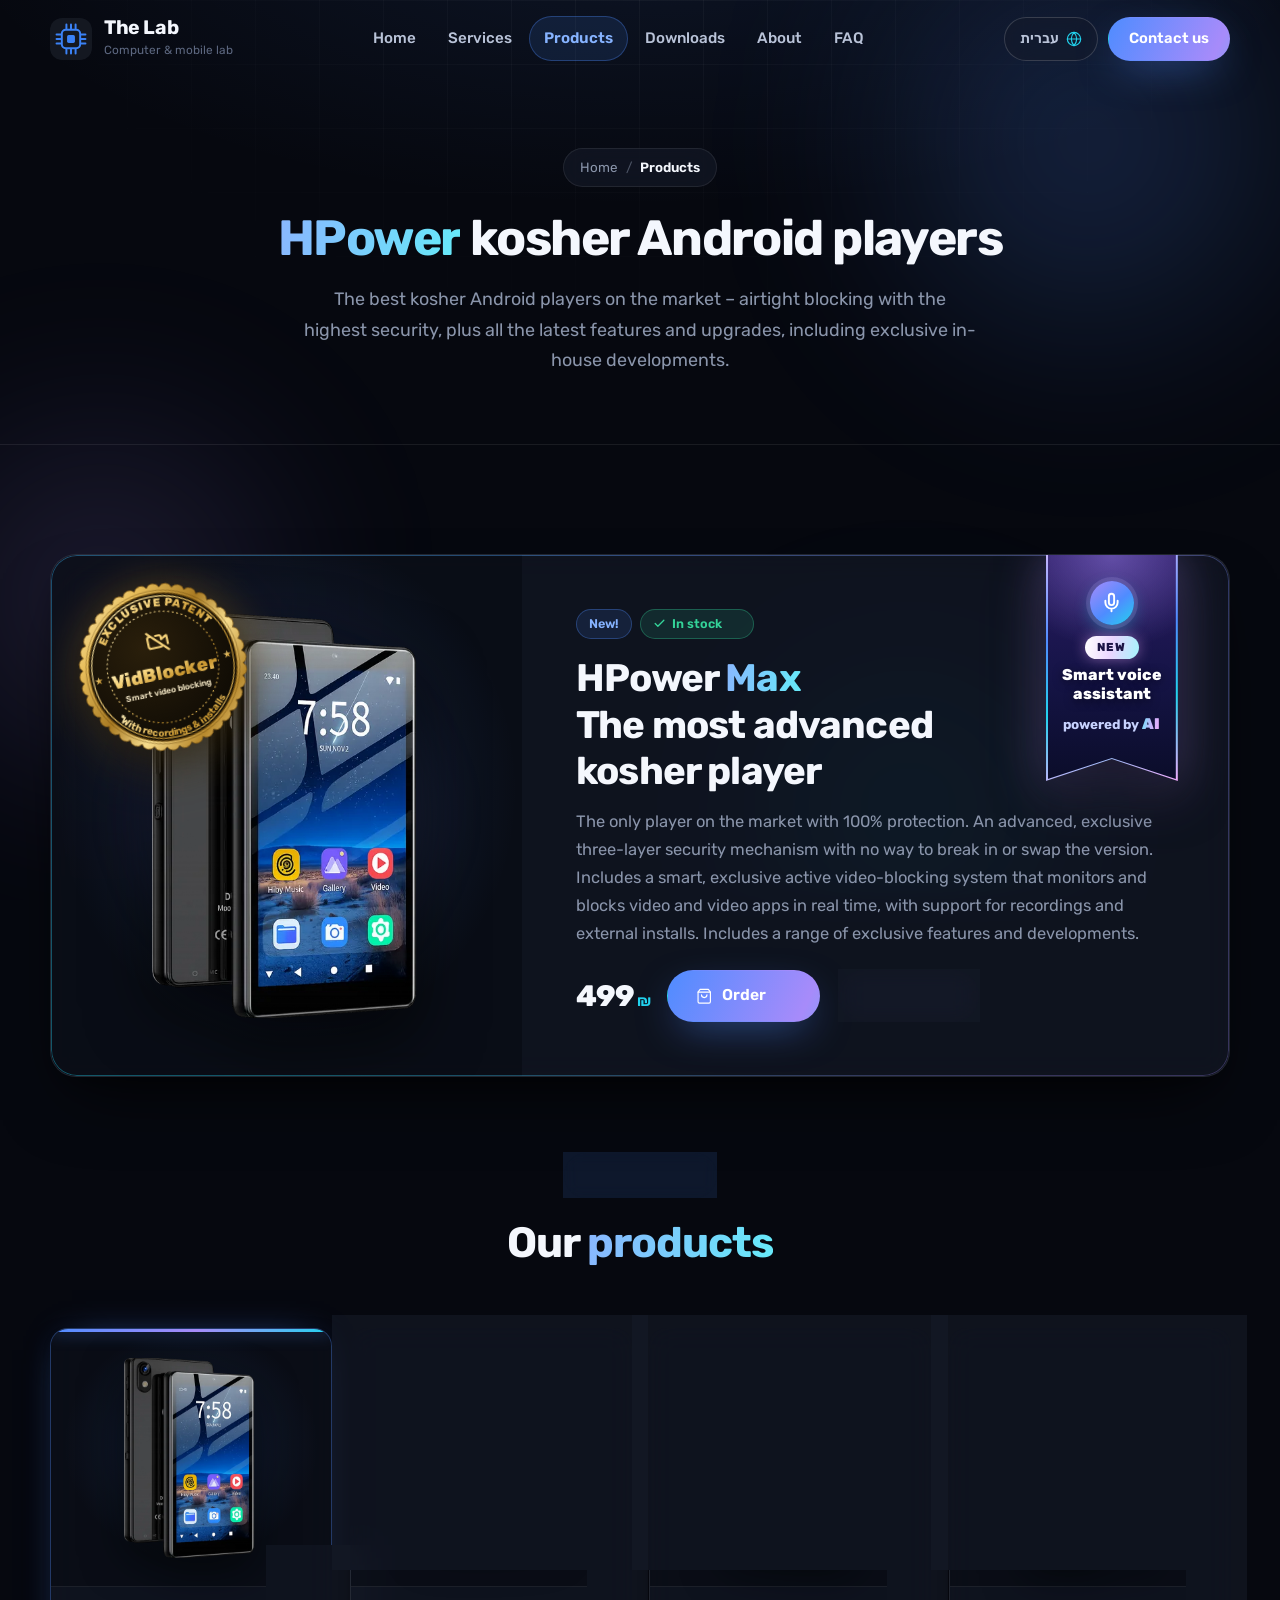
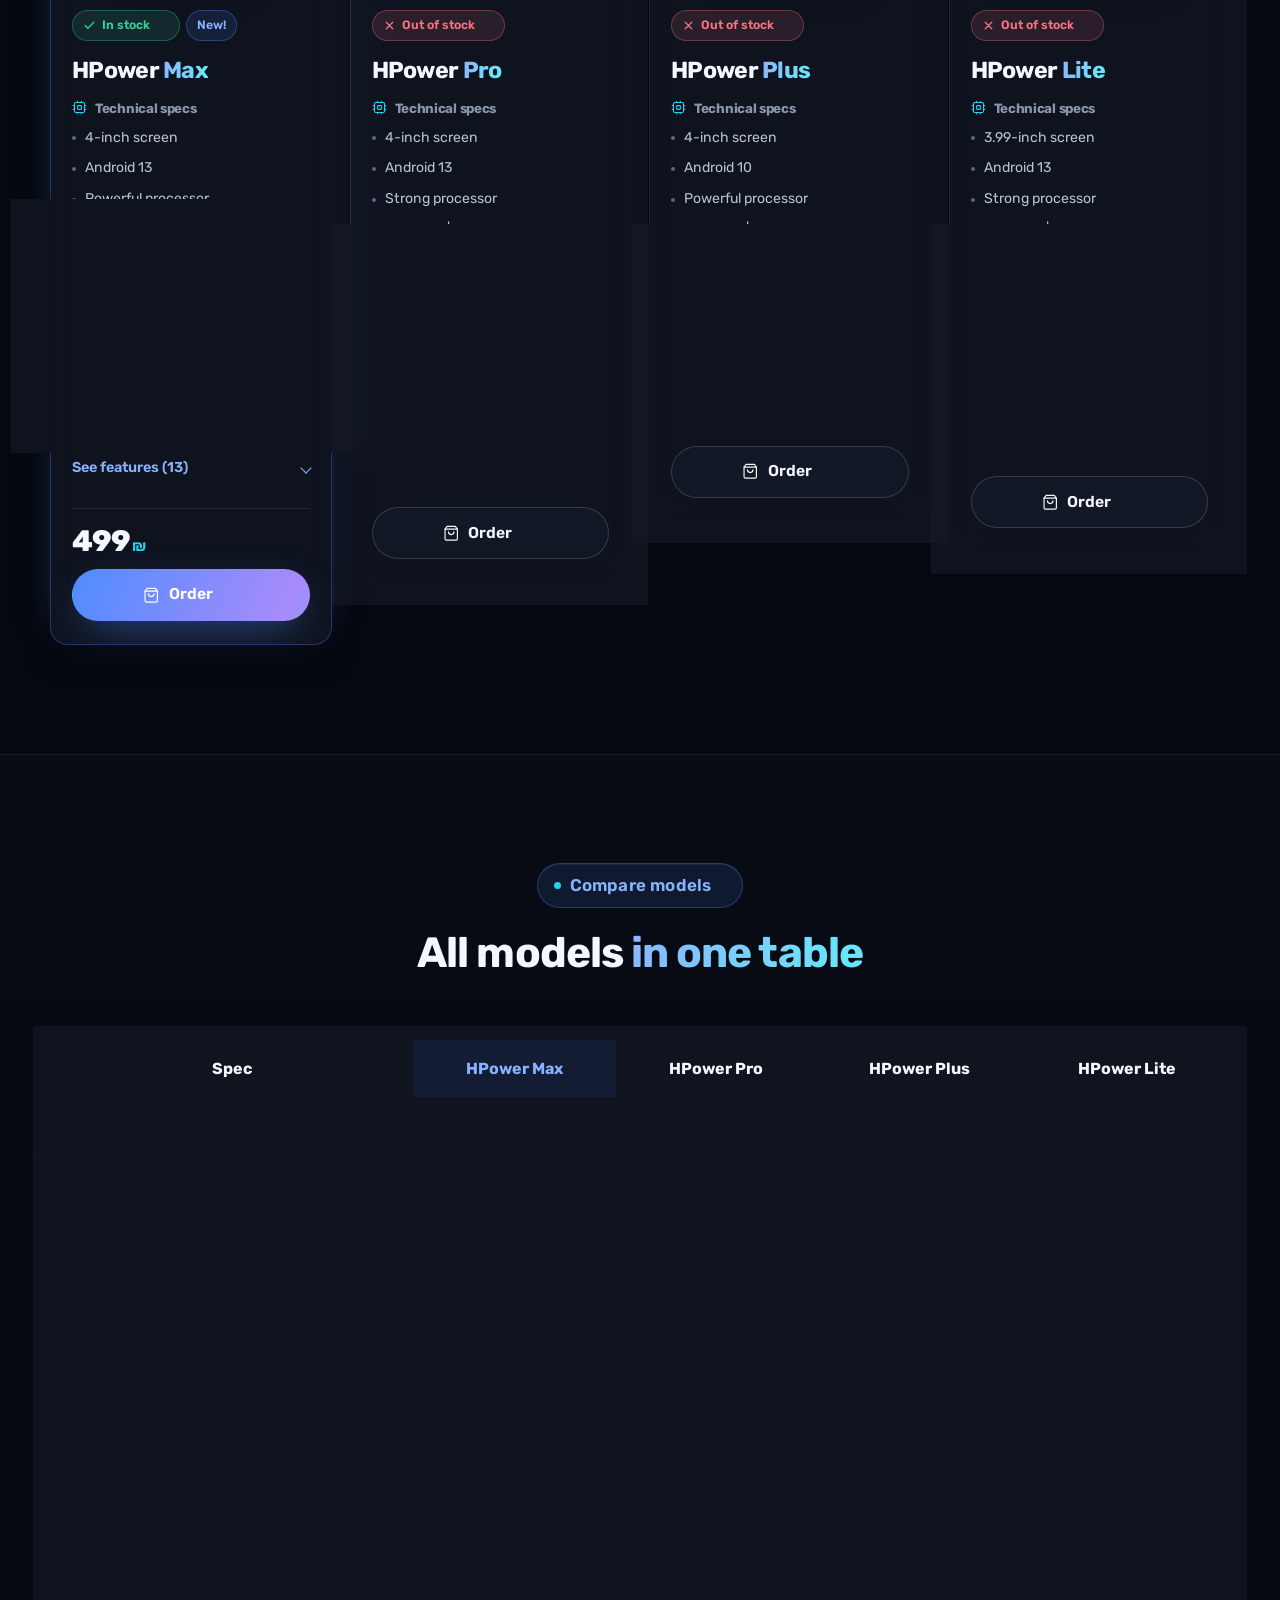
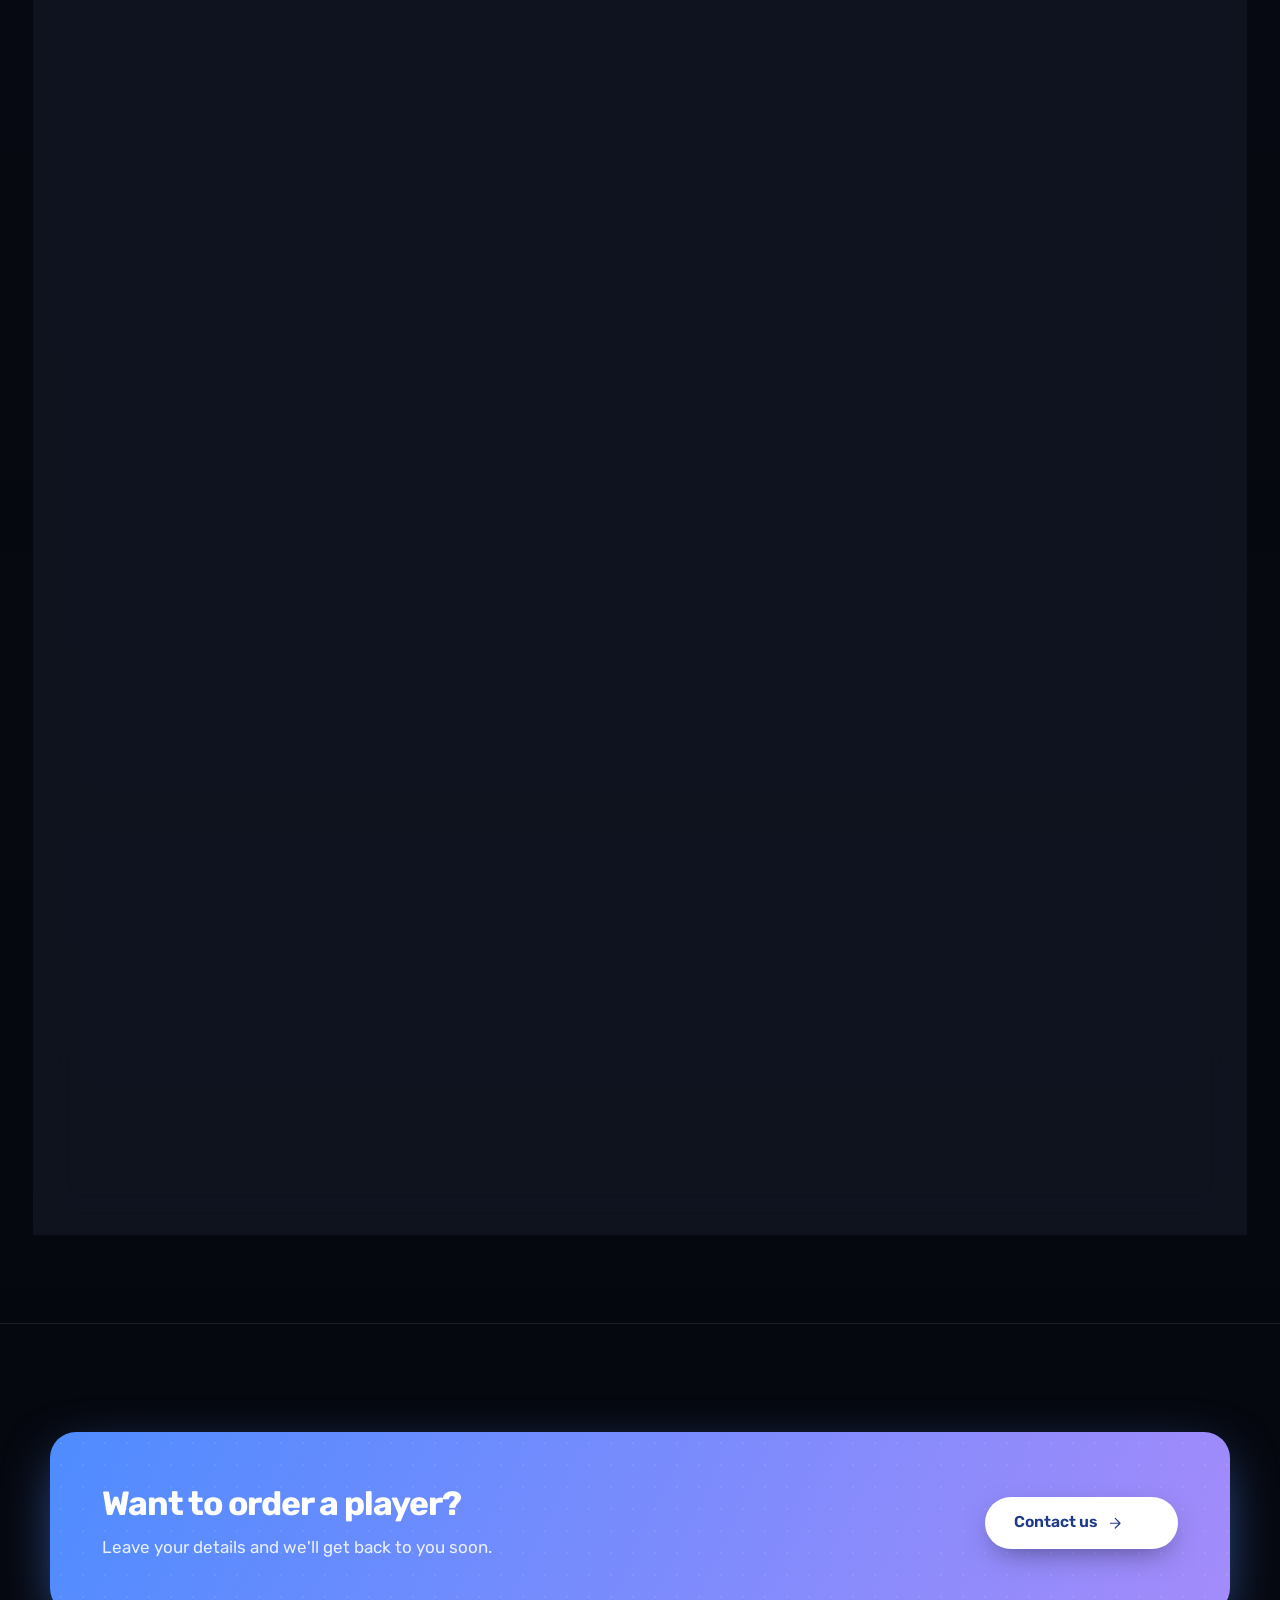
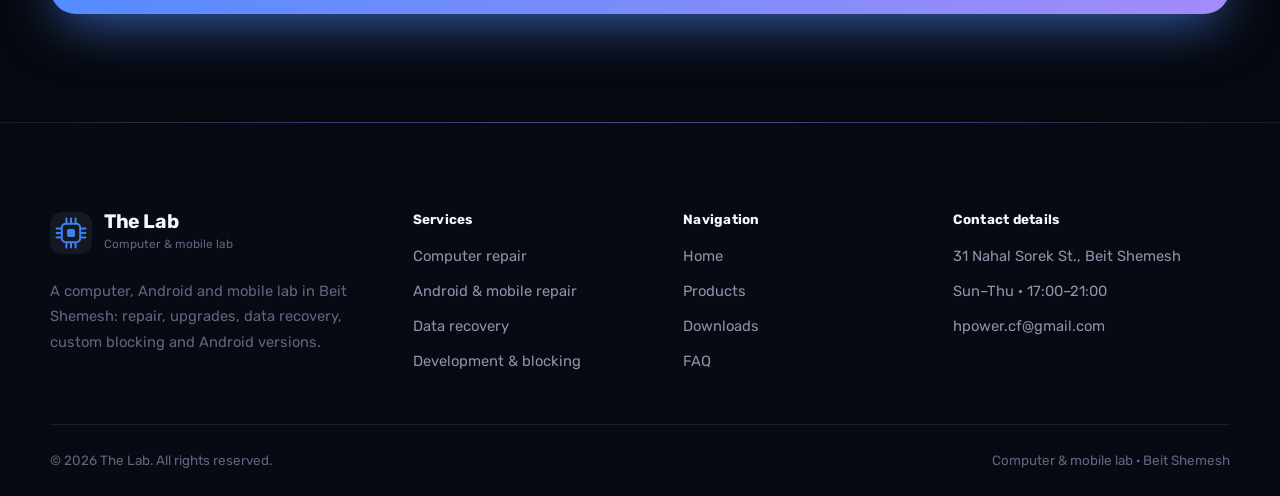
<file: en/products.html>
<!DOCTYPE html>
<html lang="en" dir="ltr">
<head>
  <meta charset="UTF-8">
  <meta name="viewport" content="width=device-width, initial-scale=1">
  <title>HPower kosher Android players – kosher player with video blocking | The Lab</title>
  <meta name="description" content="HPower Max, Pro, Plus and Lite kosher Android players: exclusive video blocking in every app with app installs left open, an advanced kosher app store, exclusive kosher radio and anti-tamper protection.">
  <meta name="robots" content="index, follow, max-image-preview:large">
  <link rel="canonical" href="https://www.yosef-mobile.co.il/en/products.html">
  <link rel="alternate" hreflang="he" href="https://www.yosef-mobile.co.il/products.html">
  <link rel="alternate" hreflang="en" href="https://www.yosef-mobile.co.il/en/products.html">
  <link rel="alternate" hreflang="x-default" href="https://www.yosef-mobile.co.il/products.html">
  <meta name="theme-color" content="#06080f">

  <meta property="og:type" content="website">
  <meta property="og:locale" content="en_US">
  <meta property="og:site_name" content="The Lab">
  <meta property="og:title" content="HPower kosher Android players | The Lab">
  <meta property="og:description" content="Video blocking in every app with open installs, a kosher app store and anti-tamper security. Every model, fully compared.">
  <meta property="og:url" content="https://www.yosef-mobile.co.il/en/products.html">
  <meta property="og:image" content="https://www.yosef-mobile.co.il/assets/img/og-image.jpg">
  <meta property="og:image:width" content="1200">
  <meta property="og:image:height" content="630">
  <meta name="twitter:card" content="summary_large_image">

  <link rel="icon" href="../assets/img/favicon.svg" type="image/svg+xml">
  <link rel="icon" href="../assets/img/favicon-32.png" sizes="32x32" type="image/png">
  <link rel="apple-touch-icon" href="../assets/img/apple-touch-icon.png">
  <link rel="manifest" href="../site.webmanifest">

  <link rel="preconnect" href="https://fonts.googleapis.com">
  <link rel="preconnect" href="https://fonts.gstatic.com" crossorigin>
  <link rel="stylesheet" href="https://fonts.googleapis.com/css2?family=Rubik:wght@300..900&display=swap">
  <link rel="stylesheet" href="../assets/css/style.css">
  <script>document.documentElement.classList.add("js")</script>

  <script type="application/ld+json">
  {
    "@context": "https://schema.org",
    "@graph": [
      {
        "@type": "BreadcrumbList",
        "itemListElement": [
          {
            "@type": "ListItem",
            "position": 1,
            "name": "Home",
            "item": "https://www.yosef-mobile.co.il/en/"
          },
          {
            "@type": "ListItem",
            "position": 2,
            "name": "Products",
            "item": "https://www.yosef-mobile.co.il/en/products.html"
          }
        ]
      },
      {
        "@type": "ItemList",
        "name": "HPower kosher Android players",
        "itemListElement": [
          {
            "@type": "ListItem",
            "position": 1,
            "item": {
              "@type": "Product",
              "name": "HPower Max",
              "sku": "HPOWER-MAX",
              "brand": {
                "@type": "Brand",
                "name": "HPower"
              },
              "image": "https://www.yosef-mobile.co.il/assets/img/hpower-max.jpg",
              "description": "Kosher Android player. 4-inch screen. Android 13. Powerful processor. 3GB RAM | 32GB storage. Powerful 2000 mAh battery. Bluetooth 5.0. Rear camera 13MP | front 5MP. Built-in flashlight. OTG support. Advanced kosher store with 300 leading apps and games. Exclusive video blocking in every app, with app installs left open. Smart full support for camera recordings, with video blocked. Exclusive kosher radio (Haredi stations only). Exclusive built-in face recognition. Exclusive unlocking of all AirPods features on the device. Exclusive fast file sharing (between HPower devices). Built-in Bluetooth address fixer. Exclusive three-layer security mechanism with no way to break in or swap the version. Custom version.",
              "offers": {
                "@type": "Offer",
                "price": "499",
                "priceCurrency": "ILS",
                "availability": "https://schema.org/InStock",
                "itemCondition": "https://schema.org/NewCondition",
                "url": "https://www.yosef-mobile.co.il/en/products.html#hpower-max"
              }
            }
          },
          {
            "@type": "ListItem",
            "position": 2,
            "item": {
              "@type": "Product",
              "name": "HPower Pro",
              "sku": "HPOWER-PRO",
              "brand": {
                "@type": "Brand",
                "name": "HPower"
              },
              "image": "https://www.yosef-mobile.co.il/assets/img/hpower-pro.jpg",
              "description": "Kosher Android player. 4-inch screen. Android 13. Strong processor. 3GB RAM | 16GB storage. Powerful 2000 mAh battery. Bluetooth 5.0. Rear camera 13MP | front 5MP. OTG support. Advanced kosher store with 150 leading apps and games. Exclusive video blocking in every app, with app installs left open. Smart full support for camera recordings, with video blocked. Exclusive kosher radio (Haredi stations only). Exclusive built-in face recognition. Exclusive unlocking of all AirPods features on the device. Exclusive fast file sharing (between HPower devices). Built-in Bluetooth address fixer. Unique anti-tamper mechanism. Custom version.",
              "offers": {
                "@type": "Offer",
                "price": "399",
                "priceCurrency": "ILS",
                "availability": "https://schema.org/OutOfStock",
                "itemCondition": "https://schema.org/NewCondition",
                "url": "https://www.yosef-mobile.co.il/en/products.html#hpower-pro"
              }
            }
          },
          {
            "@type": "ListItem",
            "position": 3,
            "item": {
              "@type": "Product",
              "name": "HPower Plus",
              "sku": "HPOWER-PLUS",
              "brand": {
                "@type": "Brand",
                "name": "HPower"
              },
              "image": "https://www.yosef-mobile.co.il/assets/img/hpower-plus.jpg",
              "description": "Kosher Android player. 4-inch screen. Android 10. Powerful processor. 2GB RAM | 16GB storage. Powerful 2050 mAh battery. Bluetooth 5.0. Advanced kosher store with 170 leading apps and games. Exclusive video blocking in every app, with app installs left open. Smart full support for camera recordings, with video blocked. Exclusive kosher radio (Haredi stations only). Exclusive fast file sharing (between HPower devices). Built-in Bluetooth address fixer. Unique anti-tamper mechanism. Custom version.",
              "offers": {
                "@type": "Offer",
                "price": "390",
                "priceCurrency": "ILS",
                "availability": "https://schema.org/OutOfStock",
                "itemCondition": "https://schema.org/NewCondition",
                "url": "https://www.yosef-mobile.co.il/en/products.html#hpower-plus"
              }
            }
          },
          {
            "@type": "ListItem",
            "position": 4,
            "item": {
              "@type": "Product",
              "name": "HPower Lite",
              "sku": "HPOWER-LITE",
              "brand": {
                "@type": "Brand",
                "name": "HPower"
              },
              "image": "https://www.yosef-mobile.co.il/assets/img/hpower-lite.jpg",
              "description": "Kosher Android player. 3.99-inch screen. Android 13. Strong processor. 3GB RAM | 16GB storage. Powerful 1950 mAh battery. Bluetooth 5.0. Compact, comfortable design. Advanced kosher store with 150 leading apps and games. Exclusive video blocking in every app, with app installs left open. Smart full support for camera recordings, with video blocked. Exclusive kosher radio (Haredi stations only). Exclusive unlocking of all AirPods features on the device. Exclusive fast file sharing (between HPower devices). Built-in Bluetooth address fixer. Unique anti-tamper mechanism. Custom version.",
              "offers": {
                "@type": "Offer",
                "price": "380",
                "priceCurrency": "ILS",
                "availability": "https://schema.org/OutOfStock",
                "itemCondition": "https://schema.org/NewCondition",
                "url": "https://www.yosef-mobile.co.il/en/products.html#hpower-lite"
              }
            }
          }
        ]
      }
    ]
  }
  </script>
</head>
<body>
  <svg xmlns="http://www.w3.org/2000/svg" style="position:absolute;width:0;height:0;overflow:hidden" aria-hidden="true" focusable="false">
<symbol id="i-monitor" viewBox="0 0 24 24"><rect x="2" y="3" width="20" height="14" rx="2"/><path d="M8 21h8M12 17v4"/></symbol>
  <symbol id="i-phone" viewBox="0 0 24 24"><rect x="5" y="2" width="14" height="20" rx="2.5"/><path d="M11 18h2"/></symbol>
  <symbol id="i-drive" viewBox="0 0 24 24"><path d="M22 12H2"/><path d="M5.45 5.11 2 12v6a2 2 0 0 0 2 2h16a2 2 0 0 0 2-2v-6l-3.45-6.89A2 2 0 0 0 16.76 4H7.24a2 2 0 0 0-1.79 1.11z"/><path d="M6 16h.01M10 16h.01"/></symbol>
  <symbol id="i-code" viewBox="0 0 24 24"><path d="m16 18 6-6-6-6M8 6l-6 6 6 6"/></symbol>
  <symbol id="i-shield" viewBox="0 0 24 24"><path d="M12 22s8-4 8-10V5l-8-3-8 3v7c0 6 8 10 8 10z"/><path d="m9 12 2 2 4-4"/></symbol>
  <symbol id="i-sliders" viewBox="0 0 24 24"><path d="M4 21v-7M4 10V3M12 21v-9M12 8V3M20 21v-5M20 12V3M1 14h6M9 8h6M17 16h6"/></symbol>
  <symbol id="i-headphones" viewBox="0 0 24 24"><path d="M3 14h3a2 2 0 0 1 2 2v3a2 2 0 0 1-2 2H5a2 2 0 0 1-2-2v-7a9 9 0 0 1 18 0v7a2 2 0 0 1-2 2h-1a2 2 0 0 1-2-2v-3a2 2 0 0 1 2-2h3"/></symbol>
  <symbol id="i-mail" viewBox="0 0 24 24"><rect x="2" y="4" width="20" height="16" rx="2"/><path d="m22 7-8.97 5.7a1.94 1.94 0 0 1-2.06 0L2 7"/></symbol>
  <symbol id="i-pin" viewBox="0 0 24 24"><path d="M20 10c0 6-8 12-8 12s-8-6-8-12a8 8 0 0 1 16 0z"/><circle cx="12" cy="10" r="3"/></symbol>
  <symbol id="i-clock" viewBox="0 0 24 24"><circle cx="12" cy="12" r="10"/><path d="M12 6v6l4 2"/></symbol>
  <symbol id="i-arrow" viewBox="0 0 24 24"><path d="M19 12H5M12 19l-7-7 7-7"/></symbol>
  <symbol id="i-check" viewBox="0 0 24 24"><path d="M20 6 9 17l-5-5"/></symbol>
  <symbol id="i-x" viewBox="0 0 24 24"><path d="M18 6 6 18M6 6l12 12"/></symbol>
  <symbol id="i-minus" viewBox="0 0 24 24"><path d="M6 12h12"/></symbol>
  <symbol id="i-menu" viewBox="0 0 24 24"><path d="M4 7h16M4 12h16M4 17h16"/></symbol>
  <symbol id="i-download" viewBox="0 0 24 24"><path d="M21 15v4a2 2 0 0 1-2 2H5a2 2 0 0 1-2-2v-4M7 10l5 5 5-5M12 15V3"/></symbol>
  <symbol id="i-bag" viewBox="0 0 24 24"><path d="M6 2 3 6v14a2 2 0 0 0 2 2h14a2 2 0 0 0 2-2V6l-3-4z"/><path d="M3 6h18M16 10a4 4 0 0 1-8 0"/></symbol>
  <symbol id="i-external" viewBox="0 0 24 24"><path d="M15 3h6v6M10 14 21 3M18 13v6a2 2 0 0 1-2 2H5a2 2 0 0 1-2-2V8a2 2 0 0 1 2-2h6"/></symbol>
  <symbol id="i-zap" viewBox="0 0 24 24"><path d="M13 2 3 14h9l-1 8 10-12h-9l1-8z"/></symbol>
  <symbol id="i-award" viewBox="0 0 24 24"><circle cx="12" cy="8" r="6"/><path d="M15.48 12.89 17 22l-5-3-5 3 1.52-9.11"/></symbol>
  <symbol id="i-users" viewBox="0 0 24 24"><path d="M16 21v-2a4 4 0 0 0-4-4H6a4 4 0 0 0-4 4v2"/><circle cx="9" cy="7" r="4"/><path d="M22 21v-2a4 4 0 0 0-3-3.87M16 3.13a4 4 0 0 1 0 7.75"/></symbol>
  <symbol id="i-wrench" viewBox="0 0 24 24"><path d="M14.7 6.3a1 1 0 0 0 0 1.4l1.6 1.6a1 1 0 0 0 1.4 0l3.77-3.77a6 6 0 0 1-7.94 7.94l-6.91 6.91a2.12 2.12 0 0 1-3-3l6.91-6.91a6 6 0 0 1 7.94-7.94l-3.76 3.76z"/></symbol>
  <symbol id="i-globe" viewBox="0 0 24 24"><circle cx="12" cy="12" r="10"/><path d="M2 12h20M12 2a15.3 15.3 0 0 1 4 10 15.3 15.3 0 0 1-4 10 15.3 15.3 0 0 1-4-10 15.3 15.3 0 0 1 4-10z"/></symbol>
  <symbol id="i-play" viewBox="0 0 24 24"><rect x="2" y="4" width="20" height="16" rx="3"/><path d="m10 9 5 3-5 3z"/></symbol>
  <symbol id="i-video-off" viewBox="0 0 24 24"><path d="M10.66 6H14a2 2 0 0 1 2 2v2.5l5.25-3.06a.5.5 0 0 1 .75.43v8.2M16 16a2 2 0 0 1-2 2H4a2 2 0 0 1-2-2V8a2 2 0 0 1 2-2h2M2 2l20 20"/></symbol>
  <symbol id="i-store" viewBox="0 0 24 24"><path d="M3 9 4.5 4h15L21 9M4 9v11h16V9M3 9h18M9.5 20v-6h5v6"/></symbol>
  <symbol id="i-radio" viewBox="0 0 24 24"><circle cx="12" cy="12" r="2"/><path d="M16.24 7.76a6 6 0 0 1 0 8.49M7.76 16.24a6 6 0 0 1 0-8.49M19.07 4.93a10 10 0 0 1 0 14.14M4.93 19.07a10 10 0 0 1 0-14.14"/></symbol>
  <symbol id="i-face" viewBox="0 0 24 24"><path d="M3 7V5a2 2 0 0 1 2-2h2M17 3h2a2 2 0 0 1 2 2v2M21 17v2a2 2 0 0 1-2 2h-2M7 21H5a2 2 0 0 1-2-2v-2M8 14s1.5 2 4 2 4-2 4-2M9 9h.01M15 9h.01"/></symbol>
  <symbol id="i-filter" viewBox="0 0 24 24"><path d="M22 3H2l8 9.46V19l4 2v-8.54L22 3z"/></symbol>
  <symbol id="i-transfer" viewBox="0 0 24 24"><path d="M8 3 4 7l4 4M4 7h16M16 21l4-4-4-4M20 17H4"/></symbol>
  <symbol id="i-image" viewBox="0 0 24 24"><rect x="3" y="3" width="18" height="18" rx="2"/><circle cx="9" cy="9" r="2"/><path d="m21 15-3.09-3.09a2 2 0 0 0-2.82 0L6 21"/></symbol>
  <symbol id="i-mic" viewBox="0 0 24 24"><rect x="9" y="2" width="6" height="13" rx="3"/><path d="M19 10v2a7 7 0 0 1-14 0v-2M12 19v3"/></symbol>
  <symbol id="i-lock" viewBox="0 0 24 24"><rect x="3" y="11" width="18" height="11" rx="2"/><path d="M7 11V7a5 5 0 0 1 10 0v4"/></symbol>
  <symbol id="i-cpu" viewBox="0 0 24 24"><rect x="4" y="4" width="16" height="16" rx="2"/><rect x="9" y="9" width="6" height="6" rx="1"/><path d="M15 2v2M15 20v2M2 15h2M2 9h2M20 15h2M20 9h2M9 2v2M9 20v2"/></symbol>
  <symbol id="i-battery" viewBox="0 0 24 24"><rect x="2" y="7" width="16" height="10" rx="2"/><path d="M22 11v2M6 11v2M10 11v2"/></symbol>
  <symbol id="i-camera" viewBox="0 0 24 24"><path d="M14.5 4h-5L7 7H4a2 2 0 0 0-2 2v9a2 2 0 0 0 2 2h16a2 2 0 0 0 2-2V9a2 2 0 0 0-2-2h-3l-2.5-3z"/><circle cx="12" cy="13" r="3"/></symbol>
  <symbol id="i-layers" viewBox="0 0 24 24"><path d="m12 2 10 5-10 5L2 7l10-5z"/><path d="m2 17 10 5 10-5M2 12l10 5 10-5"/></symbol>
  <symbol id="i-android" viewBox="0 0 24 24"><path d="M5 16V11a7 7 0 0 1 14 0v5z"/><path d="M5 16h14v2a2 2 0 0 1-2 2H7a2 2 0 0 1-2-2zM7 5 5.5 3M17 5l1.5-2"/><path d="M9.5 10h.01M14.5 10h.01"/></symbol>
  <symbol id="i-bluetooth" viewBox="0 0 24 24"><path d="m7 7 10 10-5 5V2l5 5L7 17"/></symbol>
  <symbol id="i-send" viewBox="0 0 24 24"><path d="M22 2 11 13M22 2l-7 20-4-9-9-4 20-7z"/></symbol>
  <symbol id="i-nav" viewBox="0 0 24 24"><path d="m3 11 19-9-9 19-2-8-8-2z"/></symbol>
  <symbol id="i-sparkle" viewBox="0 0 24 24"><path d="M12 3v4M12 17v4M3 12h4M17 12h4M6.3 6.3l2.1 2.1M15.6 15.6l2.1 2.1M6.3 17.7l2.1-2.1M15.6 8.4l2.1-2.1"/></symbol>
  <symbol id="i-message" viewBox="0 0 24 24"><path d="M21 15a2 2 0 0 1-2 2H7l-4 4V5a2 2 0 0 1 2-2h14a2 2 0 0 1 2 2z"/></symbol>
  <symbol id="i-search" viewBox="0 0 24 24"><circle cx="11" cy="11" r="8"/><path d="m21 21-4.35-4.35"/></symbol>
  <symbol id="i-bug" viewBox="0 0 24 24"><rect x="8" y="6" width="8" height="14" rx="4"/><path d="M12 20v-9M3 13h5M16 13h5M4 7l4 2M20 7l-4 2M4 19l4-2M20 19l-4-2M9 3l1.5 3M15 3l-1.5 3"/></symbol>
</svg>
  <a class="skip-link" href="#main">Skip to main content</a>

  <header class="site-header">
    <div class="container header-inner">
      <a class="brand" href="./" aria-label="The Lab – home page">
        <img class="brand-mark" src="../assets/img/favicon.svg" width="42" height="42" alt="">
        <span>
          <span class="brand-name">The Lab</span>
          <span class="brand-tag">Computer & mobile lab</span>
        </span>
      </a>

      <nav class="main-nav" id="main-nav" aria-label="Main navigation">
        <ul>
          <li><a href="./">Home</a></li>
          <li><a href="./#services">Services</a></li>
          <li><a href="products.html" aria-current="page">Products</a></li>
          <li><a href="downloads.html">Downloads</a></li>
          <li><a href="./#about">About</a></li>
          <li><a href="./#faq">FAQ</a></li>
        </ul>
      </nav>

      <div class="header-actions">
        <a class="lang-switch" href="../products.html" hreflang="he" lang="he" dir="rtl" aria-label="גרסה עברית"><svg class="icon" aria-hidden="true"><use href="#i-globe"/></svg>עברית</a>
        <a class="btn btn-primary btn-sm" href="./#contact">Contact us</a>
        <button class="nav-toggle" type="button" aria-controls="main-nav" aria-expanded="false" aria-label="Open menu">
          <svg class="icon icon-open" aria-hidden="true"><use href="#i-menu"/></svg>
          <svg class="icon icon-close" aria-hidden="true"><use href="#i-x"/></svg>
        </button>
      </div>
    </div>
  </header>

  <main id="main">

    <section class="page-hero" aria-labelledby="page-title">
      <div class="container">
        <nav class="breadcrumbs reveal" aria-label="Breadcrumbs">
          <ol>
            <li><a href="./">Home</a></li>
            <li><span aria-current="page">Products</span></li>
          </ol>
        </nav>
        <h1 id="page-title" class="reveal" style="--d:.06s"><span class="grad-text">HPower</span> kosher Android players</h1>
        <p class="reveal" style="--d:.12s">The best kosher Android players on the market – airtight blocking with the highest security, plus all the latest features and upgrades, including exclusive in-house developments.</p>
      </div>
    </section>

    <section class="section" aria-label="Models">
      <div class="container">

        <!-- Featured -->
        <article class="featured glow-border reveal" id="featured">
          <div class="ai-pennant" role="img" aria-label="New: smart voice assistant powered by AI">
            <div class="ai-pennant-body">
              <span class="ai-pennant-icon" aria-hidden="true"><svg class="icon"><use href="#i-mic"/></svg></span>
              <span class="ai-pennant-new">New</span>
              <span class="ai-pennant-title">Smart voice<br>assistant</span>
              <span class="ai-pennant-ai">powered by <b>AI</b></span>
            </div>
          </div>
          <div class="featured-media">
            <img src="../assets/img/hpower-max-400.webp" srcset="../assets/img/hpower-max-400.webp 400w, ../assets/img/hpower-max-600.webp 600w" sizes="290px" width="400" height="600" fetchpriority="high" decoding="async" alt="HPower Max kosher Android player">
            <div class="patent-seal" role="img" aria-label="Exclusive patent: VidBlocker – smart video blocking, with recordings and app installs">
              <svg viewBox="0 0 200 200" aria-hidden="true">
                <defs>
                  <radialGradient id="seal-face" cx="40%" cy="35%" r="75%"><stop offset="0" stop-color="#2a1f0b"/><stop offset="1" stop-color="#0c0904"/></radialGradient>
                  <linearGradient id="seal-gold" x1="0" y1="0" x2="1" y2="1"><stop offset="0" stop-color="#fff3c4"/><stop offset=".35" stop-color="#f5d27a"/><stop offset=".7" stop-color="#c9962e"/><stop offset="1" stop-color="#f5d27a"/></linearGradient>
                  <linearGradient id="seal-rim" x1="0" y1="0" x2="1" y2="1"><stop offset="0" stop-color="#fff6d2"/><stop offset=".22" stop-color="#e9bf5c"/><stop offset=".45" stop-color="#a87a22"/><stop offset=".62" stop-color="#f7dc8c"/><stop offset=".8" stop-color="#b8892c"/><stop offset="1" stop-color="#fbe7a6"/></linearGradient>
                  <path id="seal-arc-top" d="M 32,100 A 68,68 0 0 1 168,100"/>
                  <path id="seal-arc-bot" d="M 23,100 A 77,77 0 0 0 177,100"/>
                </defs>
                <path class="seal-rim" d="M100.0,11.0A7.8 7.8 0 0 1 113.9,12.1A7.8 7.8 0 0 1 127.5,15.4A7.8 7.8 0 0 1 140.4,20.7A7.8 7.8 0 0 1 152.3,28.0A7.8 7.8 0 0 1 162.9,37.1A7.8 7.8 0 0 1 172.0,47.7A7.8 7.8 0 0 1 179.3,59.6A7.8 7.8 0 0 1 184.6,72.5A7.8 7.8 0 0 1 187.9,86.1A7.8 7.8 0 0 1 189.0,100.0A7.8 7.8 0 0 1 187.9,113.9A7.8 7.8 0 0 1 184.6,127.5A7.8 7.8 0 0 1 179.3,140.4A7.8 7.8 0 0 1 172.0,152.3A7.8 7.8 0 0 1 162.9,162.9A7.8 7.8 0 0 1 152.3,172.0A7.8 7.8 0 0 1 140.4,179.3A7.8 7.8 0 0 1 127.5,184.6A7.8 7.8 0 0 1 113.9,187.9A7.8 7.8 0 0 1 100.0,189.0A7.8 7.8 0 0 1 86.1,187.9A7.8 7.8 0 0 1 72.5,184.6A7.8 7.8 0 0 1 59.6,179.3A7.8 7.8 0 0 1 47.7,172.0A7.8 7.8 0 0 1 37.1,162.9A7.8 7.8 0 0 1 28.0,152.3A7.8 7.8 0 0 1 20.7,140.4A7.8 7.8 0 0 1 15.4,127.5A7.8 7.8 0 0 1 12.1,113.9A7.8 7.8 0 0 1 11.0,100.0A7.8 7.8 0 0 1 12.1,86.1A7.8 7.8 0 0 1 15.4,72.5A7.8 7.8 0 0 1 20.7,59.6A7.8 7.8 0 0 1 28.0,47.7A7.8 7.8 0 0 1 37.1,37.1A7.8 7.8 0 0 1 47.7,28.0A7.8 7.8 0 0 1 59.6,20.7A7.8 7.8 0 0 1 72.5,15.4A7.8 7.8 0 0 1 86.1,12.1A7.8 7.8 0 0 1 100.0,11.0Z"/>
                <circle class="seal-rim-line" cx="100" cy="100" r="85.5"/>
                <circle class="seal-face" cx="100" cy="100" r="82"/>
                <circle class="seal-ring" cx="100" cy="100" r="79" stroke-width="1.2"/>
                <circle class="seal-ring dotted" cx="100" cy="100" r="62" stroke-width="1.2"/>
                <text class="seal-arc seal-arc-top"><textPath href="#seal-arc-top" startOffset="50%">EXCLUSIVE PATENT</textPath></text>
                <text class="seal-arc seal-arc-bot"><textPath href="#seal-arc-bot" startOffset="50%">*With recordings &amp; installs</textPath></text>
                <text class="seal-star" x="27" y="104">★</text>
                <text class="seal-star" x="173" y="104">★</text>
                <use class="seal-icon" href="#i-video-off" x="87" y="58" width="26" height="26"/>
                <text class="seal-title" x="100" y="113">VidBlocker</text>
                <text class="seal-sub" x="100" y="130">Smart video blocking</text>
              </svg>
            </div>
          </div>
          <div class="featured-text">
            <div class="badge-row">
              <span class="badge badge-accent">New!</span>
              <span class="badge badge-ok"><svg class="icon" aria-hidden="true"><use href="#i-check"/></svg>In stock</span>
            </div>
            <h2>HPower <span class="grad-text">Max</span><br>The most advanced kosher player</h2>
            <p>The only player on the market with 100% protection. An advanced, exclusive three-layer security mechanism with no way to break in or swap the version. Includes a smart, exclusive active video-blocking system that monitors and blocks video and video apps in real time, with support for recordings and external installs. Includes a range of exclusive features and developments.</p>
            <div class="featured-buy">
              <div class="product-price"><strong>499<small>₪</small></strong></div>
              <a class="btn btn-primary" href="./?product=HPower%20Max#contact"><svg class="icon" aria-hidden="true"><use href="#i-bag"/></svg>Order</a>
              <a class="btn btn-ghost" href="hpower-max.html">Full details</a>
            </div>
          </div>
        </article>

        <div class="section-head center reveal">
          <p class="eyebrow">All models</p>
          <h2>Our <span class="grad-text">products</span></h2>
        </div>

        <div class="product-grid">
          <article class="product is-top reveal" id="hpower-max">
            <div class="product-media">
              <img src="../assets/img/hpower-max-400.webp" width="400" height="600" loading="lazy" decoding="async" alt="HPower Max kosher Android player">
            </div>
            <div class="product-body">
              <div class="badge-row">
                <span class="badge badge-ok"><svg class="icon" aria-hidden="true"><use href="#i-check"/></svg>In stock</span>
                <span class="badge badge-accent">New!</span>
              </div>
              <h3>HPower <span>Max</span></h3>
              <h4 class="spec-title"><svg class="icon" aria-hidden="true"><use href="#i-cpu"/></svg>Technical specs</h4>
              <ul class="spec-rows">
                <li><span>4-inch screen</span></li>
                <li><span>Android 13</span></li>
                <li><span>Powerful processor</span></li>
                <li><span>3GB RAM | 32GB storage</span></li>
                <li><span>Powerful battery <span class="ltr">2000 mAh</span></span></li>
                <li><span>Rear camera 13MP | front 5MP</span></li>
                <li><span>Bluetooth 5.0</span></li>
                <li><span>Built-in flashlight</span></li>
                <li><span>Quick camera button</span></li>
                <li><span>OTG support</span></li>
              </ul>
              <details class="more">
                <summary>
                  <span class="more-label-open">See features (13)</span>
                  <span class="more-label-close">Hide details</span>
                </summary>
                <h4 class="spec-title"><svg class="icon" aria-hidden="true"><use href="#i-sparkle"/></svg>Special features</h4>
                <ul class="feature-rows">
                  <li><span>Smart AI-powered voice assistant.</span><span class="badge badge-accent feature-new">New</span></li>
                  <li><span>Multi Cast – stream audio to several Bluetooth devices at once.</span><span class="badge badge-accent feature-new">New</span></li>
                  <li><span>Advanced kosher store with 300 leading apps and games.</span></li>
                  <li><span>Smart active video blocking, with support for recordings and installs.</span></li>
                  <li><span>Kosher radio (Haredi stations only).</span></li>
                  <li><span>Built-in face recognition.</span></li>
                  <li><span>Unlocks every AirPods feature on the device.</span></li>
                  <li><span>Fast file sharing between HPower devices.</span></li>
                  <li><span>Smart song recognition and search by humming, whistling or playing.</span><span class="badge badge-accent feature-new">New</span></li>
                  <li><span>Parental controls for full control of the device and screen time.</span><span class="badge badge-accent feature-new">New</span></li>
                  <li><span>Advanced tools: quick search, Bluetooth fixer, smart control, themes and more.</span></li>
                  <li><span>Exclusive three-layer security mechanism with no way to break in or swap the version.</span></li>
                  <li><span>Custom version.</span></li>
                </ul>
                <a class="more-link" href="hpower-max.html">Full details<svg class="icon icon-arrow" aria-hidden="true"><use href="#i-arrow"/></svg></a>
              </details>
              <div class="product-foot">
                <div class="product-price"><strong>499<small>₪</small></strong></div>
                <a class="btn btn-primary btn-block" href="./?product=HPower%20Max#contact"><svg class="icon" aria-hidden="true"><use href="#i-bag"/></svg>Order</a>
              </div>
            </div>
          </article>

          <article class="product reveal" style="--d:0.06s" id="hpower-pro">
            <div class="product-media">
              <img src="../assets/img/hpower-pro-400.webp" width="400" height="597" loading="lazy" decoding="async" alt="HPower Pro kosher Android player">
            </div>
            <div class="product-body">
              <div class="badge-row">
                <span class="badge badge-no"><svg class="icon" aria-hidden="true"><use href="#i-x"/></svg>Out of stock</span>
              </div>
              <h3>HPower <span>Pro</span></h3>
              <h4 class="spec-title"><svg class="icon" aria-hidden="true"><use href="#i-cpu"/></svg>Technical specs</h4>
              <ul class="spec-rows">
                <li><span>4-inch screen</span></li>
                <li><span>Android 13</span></li>
                <li><span>Strong processor</span></li>
                <li><span>3GB RAM | 16GB storage</span></li>
                <li><span>Powerful battery <span class="ltr">2000 mAh</span></span></li>
                <li><span>Rear camera 13MP | front 5MP</span></li>
                <li><span>Bluetooth 5.0</span></li>
                <li><span>OTG support</span></li>
              </ul>
              <details class="more">
                <summary>
                  <span class="more-label-open">See features (9)</span>
                  <span class="more-label-close">Hide details</span>
                </summary>
                <h4 class="spec-title"><svg class="icon" aria-hidden="true"><use href="#i-sparkle"/></svg>Special features</h4>
                <ul class="feature-rows">
                  <li><span>Advanced kosher store with 150 leading apps and games.</span></li>
                  <li><span>Smart active video blocking, with support for recordings and installs.</span></li>
                  <li><span>Kosher radio (Haredi stations only).</span></li>
                  <li><span>Built-in face recognition.</span></li>
                  <li><span>Unlocks every AirPods feature on the device.</span></li>
                  <li><span>Fast file sharing between HPower devices.</span></li>
                  <li><span>Built-in Bluetooth address fixer.</span></li>
                  <li><span>Unique anti-tamper mechanism.</span></li>
                  <li><span>Custom version.</span></li>
                </ul>
              </details>
              <div class="product-foot">
                <div class="product-price"><strong>399<small>₪</small></strong></div>
                <a class="btn btn-ghost btn-block" href="./?product=HPower%20Pro#contact"><svg class="icon" aria-hidden="true"><use href="#i-bag"/></svg>Order</a>
              </div>
            </div>
          </article>

          <article class="product reveal" style="--d:0.12s" id="hpower-plus">
            <div class="product-media">
              <img src="../assets/img/hpower-plus-400.webp" width="400" height="598" loading="lazy" decoding="async" alt="HPower Plus kosher Android player">
            </div>
            <div class="product-body">
              <div class="badge-row">
                <span class="badge badge-no"><svg class="icon" aria-hidden="true"><use href="#i-x"/></svg>Out of stock</span>
              </div>
              <h3>HPower <span>Plus</span></h3>
              <h4 class="spec-title"><svg class="icon" aria-hidden="true"><use href="#i-cpu"/></svg>Technical specs</h4>
              <ul class="spec-rows">
                <li><span>4-inch screen</span></li>
                <li><span>Android 10</span></li>
                <li><span>Powerful processor</span></li>
                <li><span>2GB RAM | 16GB storage</span></li>
                <li><span>Powerful battery <span class="ltr">2050 mAh</span></span></li>
                <li><span>Bluetooth 5.0</span></li>
              </ul>
              <details class="more">
                <summary>
                  <span class="more-label-open">See features (7)</span>
                  <span class="more-label-close">Hide details</span>
                </summary>
                <h4 class="spec-title"><svg class="icon" aria-hidden="true"><use href="#i-sparkle"/></svg>Special features</h4>
                <ul class="feature-rows">
                  <li><span>Advanced kosher store with 170 leading apps and games.</span></li>
                  <li><span>Smart active video blocking, with support for recordings and installs.</span></li>
                  <li><span>Kosher radio (Haredi stations only).</span></li>
                  <li><span>Fast file sharing between HPower devices.</span></li>
                  <li><span>Built-in Bluetooth address fixer.</span></li>
                  <li><span>Unique anti-tamper mechanism.</span></li>
                  <li><span>Custom version.</span></li>
                </ul>
              </details>
              <div class="product-foot">
                <div class="product-price"><strong>390<small>₪</small></strong></div>
                <a class="btn btn-ghost btn-block" href="./?product=HPower%20Plus#contact"><svg class="icon" aria-hidden="true"><use href="#i-bag"/></svg>Order</a>
              </div>
            </div>
          </article>

          <article class="product reveal" style="--d:0.18s" id="hpower-lite">
            <div class="product-media">
              <img src="../assets/img/hpower-lite-400.webp" width="400" height="600" loading="lazy" decoding="async" alt="HPower Lite kosher Android player">
            </div>
            <div class="product-body">
              <div class="badge-row">
                <span class="badge badge-no"><svg class="icon" aria-hidden="true"><use href="#i-x"/></svg>Out of stock</span>
              </div>
              <h3>HPower <span>Lite</span></h3>
              <h4 class="spec-title"><svg class="icon" aria-hidden="true"><use href="#i-cpu"/></svg>Technical specs</h4>
              <ul class="spec-rows">
                <li><span>3.99-inch screen</span></li>
                <li><span>Android 13</span></li>
                <li><span>Strong processor</span></li>
                <li><span>3GB RAM | 16GB storage</span></li>
                <li><span>Powerful battery <span class="ltr">1950 mAh</span></span></li>
                <li><span>Bluetooth 5.0</span></li>
                <li><span>Compact, comfortable design</span></li>
              </ul>
              <details class="more">
                <summary>
                  <span class="more-label-open">See features (8)</span>
                  <span class="more-label-close">Hide details</span>
                </summary>
                <h4 class="spec-title"><svg class="icon" aria-hidden="true"><use href="#i-sparkle"/></svg>Special features</h4>
                <ul class="feature-rows">
                  <li><span>Advanced kosher store with 150 leading apps and games.</span></li>
                  <li><span>Smart active video blocking, with support for recordings and installs.</span></li>
                  <li><span>Kosher radio (Haredi stations only).</span></li>
                  <li><span>Unlocks every AirPods feature on the device.</span></li>
                  <li><span>Fast file sharing between HPower devices.</span></li>
                  <li><span>Built-in Bluetooth address fixer.</span></li>
                  <li><span>Unique anti-tamper mechanism.</span></li>
                  <li><span>Custom version.</span></li>
                </ul>
              </details>
              <div class="product-foot">
                <div class="product-price"><strong>380<small>₪</small></strong></div>
                <a class="btn btn-ghost btn-block" href="./?product=HPower%20Lite#contact"><svg class="icon" aria-hidden="true"><use href="#i-bag"/></svg>Order</a>
              </div>
            </div>
          </article>
        </div>
      </div>
    </section>

    <!-- Compare -->
    <section class="section section-alt" id="compare" aria-labelledby="compare-title">
      <div class="container">
        <div class="section-head center reveal">
          <p class="eyebrow">Compare models</p>
          <h2 id="compare-title">All models <span class="grad-text">in one table</span></h2>
        </div>

        <div class="table-wrap reveal" tabindex="0" role="region" aria-labelledby="compare-title">
          <table class="compare">
            <caption>✓ Included · — Not included. On small screens you can scroll the table sideways.</caption>
            <thead>
              <tr>
                <th scope="col">Spec</th>
                <th scope="col" class="top">HPower Max</th>
                <th scope="col">HPower Pro</th>
                <th scope="col">HPower Plus</th>
                <th scope="col">HPower Lite</th>
              </tr>
            </thead>
            <tbody>
              <tr class="row-group"><th colspan="5" scope="colgroup">Specs</th></tr>
              <tr><th scope="row">Screen</th><td class="col-top">4 inch</td><td>4 inch</td><td>4 inch</td><td>3.99 inch</td></tr>
              <tr><th scope="row">Operating system</th><td class="col-top">Android 13</td><td>Android 13</td><td>Android 10</td><td>Android 13</td></tr>
              <tr><th scope="row">Processor</th><td class="col-top">Powerful</td><td>Strong</td><td>Powerful</td><td>Strong</td></tr>
              <tr><th scope="row">RAM</th><td class="col-top">3GB</td><td>3GB</td><td>2GB</td><td>3GB</td></tr>
              <tr><th scope="row">Storage</th><td class="col-top">32GB</td><td>16GB</td><td>16GB</td><td>16GB</td></tr>
              <tr><th scope="row">Battery</th><td class="col-top"><span class="ltr">2000 mAh</span></td><td><span class="ltr">2000 mAh</span></td><td><span class="ltr">2050 mAh</span></td><td><span class="ltr">1950 mAh</span></td></tr>
              <tr><th scope="row">Rear camera</th><td class="col-top">13MP</td><td>13MP</td><td>—</td><td>—</td></tr>
              <tr><th scope="row">Front camera</th><td class="col-top">5MP</td><td>5MP</td><td>—</td><td>—</td></tr>
              <tr><th scope="row">Bluetooth</th><td class="col-top">5.0</td><td>5.0</td><td>5.0</td><td>5.0</td></tr>
              <tr><th scope="row">Flashlight</th><td class="col-top yes"><svg class="icon" role="img" aria-label="Included"><use href="#i-check"/></svg></td><td class="no"><svg class="icon" role="img" aria-label="Not included"><use href="#i-minus"/></svg></td><td class="no"><svg class="icon" role="img" aria-label="Not included"><use href="#i-minus"/></svg></td><td class="no"><svg class="icon" role="img" aria-label="Not included"><use href="#i-minus"/></svg></td></tr>
              <tr><th scope="row">Quick camera button</th><td class="col-top yes"><svg class="icon" role="img" aria-label="Included"><use href="#i-check"/></svg></td><td class="no"><svg class="icon" role="img" aria-label="Not included"><use href="#i-minus"/></svg></td><td class="no"><svg class="icon" role="img" aria-label="Not included"><use href="#i-minus"/></svg></td><td class="no"><svg class="icon" role="img" aria-label="Not included"><use href="#i-minus"/></svg></td></tr>
              <tr><th scope="row">OTG</th><td class="col-top yes"><svg class="icon" role="img" aria-label="Included"><use href="#i-check"/></svg></td><td class="yes"><svg class="icon" role="img" aria-label="Included"><use href="#i-check"/></svg></td><td class="no"><svg class="icon" role="img" aria-label="Not included"><use href="#i-minus"/></svg></td><td class="no"><svg class="icon" role="img" aria-label="Not included"><use href="#i-minus"/></svg></td></tr>
              <tr class="row-group"><th colspan="5" scope="colgroup">Features</th></tr>
              <tr><th scope="row">Smart voice</th><td class="col-top yes"><svg class="icon" role="img" aria-label="Included"><use href="#i-check"/></svg></td><td class="no"><svg class="icon" role="img" aria-label="Not included"><use href="#i-minus"/></svg></td><td class="no"><svg class="icon" role="img" aria-label="Not included"><use href="#i-minus"/></svg></td><td class="no"><svg class="icon" role="img" aria-label="Not included"><use href="#i-minus"/></svg></td></tr>
              <tr><th scope="row">Multi Cast</th><td class="col-top yes"><svg class="icon" role="img" aria-label="Included"><use href="#i-check"/></svg></td><td class="no"><svg class="icon" role="img" aria-label="Not included"><use href="#i-minus"/></svg></td><td class="no"><svg class="icon" role="img" aria-label="Not included"><use href="#i-minus"/></svg></td><td class="no"><svg class="icon" role="img" aria-label="Not included"><use href="#i-minus"/></svg></td></tr>
              <tr><th scope="row">Kosher store</th><td class="col-top yes"><svg class="icon" role="img" aria-label="Included"><use href="#i-check"/></svg></td><td class="yes"><svg class="icon" role="img" aria-label="Included"><use href="#i-check"/></svg></td><td class="yes"><svg class="icon" role="img" aria-label="Included"><use href="#i-check"/></svg></td><td class="yes"><svg class="icon" role="img" aria-label="Included"><use href="#i-check"/></svg></td></tr>
              <tr><th scope="row">Apps & games</th><td class="col-top">300</td><td>150</td><td>170</td><td>150</td></tr>
              <tr><th scope="row">Smart video blocking</th><td class="col-top yes"><svg class="icon" role="img" aria-label="Included"><use href="#i-check"/></svg></td><td class="yes"><svg class="icon" role="img" aria-label="Included"><use href="#i-check"/></svg></td><td class="yes"><svg class="icon" role="img" aria-label="Included"><use href="#i-check"/></svg></td><td class="yes"><svg class="icon" role="img" aria-label="Included"><use href="#i-check"/></svg></td></tr>
              <tr><th scope="row">Kosher radio</th><td class="col-top yes"><svg class="icon" role="img" aria-label="Included"><use href="#i-check"/></svg></td><td class="yes"><svg class="icon" role="img" aria-label="Included"><use href="#i-check"/></svg></td><td class="yes"><svg class="icon" role="img" aria-label="Included"><use href="#i-check"/></svg></td><td class="yes"><svg class="icon" role="img" aria-label="Included"><use href="#i-check"/></svg></td></tr>
              <tr><th scope="row">Face recognition</th><td class="col-top yes"><svg class="icon" role="img" aria-label="Included"><use href="#i-check"/></svg></td><td class="yes"><svg class="icon" role="img" aria-label="Included"><use href="#i-check"/></svg></td><td class="no"><svg class="icon" role="img" aria-label="Not included"><use href="#i-minus"/></svg></td><td class="no"><svg class="icon" role="img" aria-label="Not included"><use href="#i-minus"/></svg></td></tr>
              <tr><th scope="row">AirPods support</th><td class="col-top yes"><svg class="icon" role="img" aria-label="Included"><use href="#i-check"/></svg></td><td class="yes"><svg class="icon" role="img" aria-label="Included"><use href="#i-check"/></svg></td><td class="no"><svg class="icon" role="img" aria-label="Not included"><use href="#i-minus"/></svg></td><td class="yes"><svg class="icon" role="img" aria-label="Included"><use href="#i-check"/></svg></td></tr>
              <tr><th scope="row">Fast sharing</th><td class="col-top yes"><svg class="icon" role="img" aria-label="Included"><use href="#i-check"/></svg></td><td class="yes"><svg class="icon" role="img" aria-label="Included"><use href="#i-check"/></svg></td><td class="yes"><svg class="icon" role="img" aria-label="Included"><use href="#i-check"/></svg></td><td class="yes"><svg class="icon" role="img" aria-label="Included"><use href="#i-check"/></svg></td></tr>
              <tr><th scope="row">Song recognition</th><td class="col-top yes"><svg class="icon" role="img" aria-label="Included"><use href="#i-check"/></svg></td><td class="no"><svg class="icon" role="img" aria-label="Not included"><use href="#i-minus"/></svg></td><td class="no"><svg class="icon" role="img" aria-label="Not included"><use href="#i-minus"/></svg></td><td class="no"><svg class="icon" role="img" aria-label="Not included"><use href="#i-minus"/></svg></td></tr>
              <tr><th scope="row">Parental controls</th><td class="col-top yes"><svg class="icon" role="img" aria-label="Included"><use href="#i-check"/></svg></td><td class="no"><svg class="icon" role="img" aria-label="Not included"><use href="#i-minus"/></svg></td><td class="no"><svg class="icon" role="img" aria-label="Not included"><use href="#i-minus"/></svg></td><td class="no"><svg class="icon" role="img" aria-label="Not included"><use href="#i-minus"/></svg></td></tr>
              <tr><th scope="row">Bluetooth fixer</th><td class="col-top yes"><svg class="icon" role="img" aria-label="Included"><use href="#i-check"/></svg></td><td class="yes"><svg class="icon" role="img" aria-label="Included"><use href="#i-check"/></svg></td><td class="yes"><svg class="icon" role="img" aria-label="Included"><use href="#i-check"/></svg></td><td class="yes"><svg class="icon" role="img" aria-label="Included"><use href="#i-check"/></svg></td></tr>
              <tr><th scope="row">Quick search</th><td class="col-top yes"><svg class="icon" role="img" aria-label="Included"><use href="#i-check"/></svg></td><td class="no"><svg class="icon" role="img" aria-label="Not included"><use href="#i-minus"/></svg></td><td class="no"><svg class="icon" role="img" aria-label="Not included"><use href="#i-minus"/></svg></td><td class="no"><svg class="icon" role="img" aria-label="Not included"><use href="#i-minus"/></svg></td></tr>
              <tr><th scope="row">Airtight security</th><td class="col-top yes"><svg class="icon" role="img" aria-label="Included"><use href="#i-check"/></svg></td><td class="no"><svg class="icon" role="img" aria-label="Not included"><use href="#i-minus"/></svg></td><td class="no"><svg class="icon" role="img" aria-label="Not included"><use href="#i-minus"/></svg></td><td class="no"><svg class="icon" role="img" aria-label="Not included"><use href="#i-minus"/></svg></td></tr>
              <tr><th scope="row">Anti-tamper protection</th><td class="col-top yes"><svg class="icon" role="img" aria-label="Included"><use href="#i-check"/></svg></td><td class="yes"><svg class="icon" role="img" aria-label="Included"><use href="#i-check"/></svg></td><td class="yes"><svg class="icon" role="img" aria-label="Included"><use href="#i-check"/></svg></td><td class="yes"><svg class="icon" role="img" aria-label="Included"><use href="#i-check"/></svg></td></tr>
              <tr><th scope="row">Customization</th><td class="col-top yes"><svg class="icon" role="img" aria-label="Included"><use href="#i-check"/></svg></td><td class="yes"><svg class="icon" role="img" aria-label="Included"><use href="#i-check"/></svg></td><td class="yes"><svg class="icon" role="img" aria-label="Included"><use href="#i-check"/></svg></td><td class="yes"><svg class="icon" role="img" aria-label="Included"><use href="#i-check"/></svg></td></tr>
            </tbody>
          </table>
        </div>
      </div>
    </section>

    <section class="section" aria-labelledby="cta-title">
      <div class="container">
        <div class="cta-band reveal">
          <div>
            <h2 id="cta-title">Want to order a player?</h2>
            <p>Leave your details and we'll get back to you soon.</p>
          </div>
          <a class="btn btn-primary" href="./#contact">
            Contact us
            <svg class="icon icon-arrow" aria-hidden="true"><use href="#i-arrow"/></svg>
          </a>
        </div>
      </div>
    </section>

  </main>

  <footer class="site-footer">
    <div class="container">
      <div class="footer-grid">
        <div class="footer-about">
          <a class="brand" href="./">
            <img class="brand-mark" src="../assets/img/favicon.svg" width="42" height="42" alt="">
            <span><span class="brand-name">The Lab</span><span class="brand-tag">Computer & mobile lab</span></span>
          </a>
          <p>A computer, Android and mobile lab in Beit Shemesh: repair, upgrades, data recovery, custom blocking and Android versions.</p>
        </div>
        <nav class="footer-col" aria-label="Services">
          <h2>Services</h2>
          <ul>
            <li><a href="./#services">Computer repair</a></li>
            <li><a href="./#services">Android & mobile repair</a></li>
            <li><a href="./#services">Data recovery</a></li>
            <li><a href="./#development">Development & blocking</a></li>
          </ul>
        </nav>
        <nav class="footer-col" aria-label="Pages">
          <h2>Navigation</h2>
          <ul>
            <li><a href="./">Home</a></li>
            <li><a href="products.html">Products</a></li>
            <li><a href="downloads.html">Downloads</a></li>
            <li><a href="./#faq">FAQ</a></li>
          </ul>
        </nav>
        <div class="footer-col">
          <h2>Contact details</h2>
          <address>
            <span>31 Nahal Sorek St., Beit Shemesh</span>
            <span>Sun–Thu · 17:00–21:00</span>
            <a class="ltr" href="mailto:hpower.cf@gmail.com">hpower.cf@gmail.com</a>
          </address>
        </div>
      </div>
      <div class="footer-bottom">
        <span>© <span data-year>2026</span> The Lab. All rights reserved.</span>
        <span>Computer & mobile lab · Beit Shemesh</span>
      </div>
    </div>
  </footer>

  <script src="../assets/js/main.js" defer></script>
</body>
</html>
</file>
<file: assets/css/style.css>
/* ==========================================================================
   המעבדה — מעבדת מחשבים וסלולר
   גיליון עיצוב משותף · עיצוב כהה, חי ומודרני עם זכוכית, גרדיאנטים ואנימציות
   ========================================================================== */

/* ---------- משתני עיצוב ---------- */
:root {
  /* רקעים */
  --bg: #06080f;
  --bg-alt: #090c15;
  --bg-deep: #04050a;

  /* משטחי זכוכית */
  --surface: rgba(21, 26, 40, 0.62);
  --surface-2: rgba(30, 37, 55, 0.6);
  --surface-solid: #131826;
  --glass-blur: blur(14px) saturate(140%);

  --border: rgba(255, 255, 255, 0.08);
  --border-strong: rgba(255, 255, 255, 0.16);
  --highlight: rgba(255, 255, 255, 0.07);

  /* טקסט */
  --text: #f4f7fd;
  --text-body: #b9c3d8;
  --text-muted: #8a95ab;
  --text-faint: #5d6880;

  /* צבעי מותג */
  --a1: #4f8cff;
  --a2: #22d3ee;
  --a3: #a78bfa;
  --accent: #4f8cff;
  --accent-hover: #86b3ff;
  --accent-soft: rgba(79, 140, 255, 0.12);
  --accent-soft-2: rgba(79, 140, 255, 0.2);
  --accent-line: rgba(79, 140, 255, 0.32);
  --accent-ring: rgba(79, 140, 255, 0.25);
  --accent-light: rgba(79, 140, 255, 0.16);

  --grad: linear-gradient(115deg, var(--a1), var(--a3) 52%, var(--a2));
  --grad-text: linear-gradient(100deg, #8ab6ff, #67e8f9 45%, #c4b5fd 80%, #8ab6ff);
  --grad-soft: linear-gradient(140deg, rgba(79, 140, 255, 0.16), rgba(167, 139, 250, 0.1) 60%, rgba(34, 211, 238, 0.12));

  /* מצבים */
  --ok: #34d399;
  --ok-bg: rgba(52, 211, 153, 0.12);
  --ok-border: rgba(52, 211, 153, 0.32);
  --no: #fb7185;
  --no-bg: rgba(251, 113, 133, 0.12);
  --no-border: rgba(251, 113, 133, 0.32);

  --radius-xs: 10px;
  --radius-sm: 13px;
  --radius: 18px;
  --radius-lg: 26px;

  --shadow-xs: 0 1px 2px rgba(0, 0, 0, 0.4);
  --shadow-sm: 0 4px 14px -4px rgba(0, 0, 0, 0.5);
  --shadow: 0 16px 34px -12px rgba(0, 0, 0, 0.6), 0 4px 12px -6px rgba(0, 0, 0, 0.45);
  --shadow-lg: 0 34px 70px -24px rgba(0, 0, 0, 0.75), 0 12px 28px -14px rgba(0, 0, 0, 0.5);
  --glow: 0 14px 40px -12px rgba(79, 140, 255, 0.55);
  --glow-strong: 0 18px 55px -12px rgba(79, 140, 255, 0.7);

  --ease: cubic-bezier(0.22, 1, 0.36, 1);
  --ease-out: cubic-bezier(0.16, 1, 0.3, 1);
  --spring: cubic-bezier(0.34, 1.56, 0.64, 1);
  --header-h: 78px;
  --section-y: clamp(68px, 8.5vw, 116px);
  --font: "Rubik", "Segoe UI", Arial, sans-serif;
}

@property --ang {
  syntax: "<angle>";
  inherits: false;
  initial-value: 0deg;
}

/* ---------- איפוס ובסיס ---------- */
*, *::before, *::after { box-sizing: border-box; }
* { margin: 0; }
html {
  scroll-behavior: smooth;
  scroll-padding-top: calc(var(--header-h) + 20px);
  -webkit-text-size-adjust: 100%;
}
body {
  position: relative;
  font-family: var(--font);
  font-size: 1.0625rem;
  font-weight: 400;
  line-height: 1.7;
  color: var(--text-body);
  background: var(--bg);
  overflow-x: hidden;
  -webkit-font-smoothing: antialiased;
  -moz-osx-font-smoothing: grayscale;
}
img, svg { display: block; max-width: 100%; }
img { height: auto; }
a { color: inherit; text-decoration: none; }
ul, ol { padding: 0; list-style: none; }
button, input, select, textarea { font: inherit; color: inherit; }
h1, h2, h3, h4 {
  line-height: 1.2;
  font-weight: 700;
  letter-spacing: -0.022em;
  color: var(--text);
  text-wrap: balance;
}
strong { font-weight: 600; }
p { text-wrap: pretty; }
::selection { background: var(--a1); color: #fff; }
:focus-visible { outline: 2px solid var(--a2); outline-offset: 3px; border-radius: 8px; }

::-webkit-scrollbar { width: 11px; height: 11px; }
::-webkit-scrollbar-track { background: var(--bg-deep); }
::-webkit-scrollbar-thumb { background: #232a3d; border-radius: 99px; border: 3px solid var(--bg-deep); }
::-webkit-scrollbar-thumb:hover { background: #33405c; }

.icon {
  width: 1.2em; height: 1.2em; flex-shrink: 0;
  fill: none; stroke: currentColor; stroke-width: 1.7; stroke-linecap: round; stroke-linejoin: round;
}
.flip { transform: scaleX(-1); }

.container { width: 100%; max-width: 1220px; margin-inline: auto; padding-inline: 20px; }
.sr-only { position: absolute; width: 1px; height: 1px; padding: 0; margin: -1px; overflow: hidden; clip: rect(0 0 0 0); white-space: nowrap; border: 0; }
.skip-link {
  position: absolute; top: -100px; inset-inline-start: 16px; z-index: 3000;
  background: var(--grad); color: #fff; padding: 11px 20px; border-radius: 999px; font-weight: 600;
}
.skip-link:focus { top: 12px; }

.ltr { direction: ltr; unicode-bidi: isolate; }

/* טקסט גרדיאנט חי */
.grad-text {
  background: var(--grad-text);
  background-size: 220% 100%;
  -webkit-background-clip: text;
  background-clip: text;
  color: transparent;
  -webkit-text-fill-color: transparent;
  animation: grad-slide 9s linear infinite;
}
@keyframes grad-slide {
  to { background-position: -220% 0; }
}

/* ---------- אפקטי רקע גלובליים ---------- */
.bg-fx {
  position: fixed; inset: 0; z-index: -1; pointer-events: none; overflow: hidden;
  background:
    radial-gradient(90% 55% at 50% -10%, rgba(79, 140, 255, 0.1), transparent 60%),
    var(--bg);
}
.bg-fx::after {
  content: ""; position: absolute; inset: 0; opacity: 0.5;
  background-image:
    linear-gradient(to left, var(--border) 1px, transparent 1px),
    linear-gradient(to bottom, var(--border) 1px, transparent 1px);
  background-size: 64px 64px;
  -webkit-mask-image: radial-gradient(70% 55% at 50% 0%, #000, transparent 75%);
  mask-image: radial-gradient(70% 55% at 50% 0%, #000, transparent 75%);
}
.orb {
  position: absolute; border-radius: 50%; filter: blur(90px); opacity: 0.5;
  will-change: transform;
}
.orb.o1 { width: 46vw; height: 46vw; inset-block-start: -12vw; inset-inline-end: -8vw; background: radial-gradient(circle, rgba(79, 140, 255, 0.55), transparent 65%); animation: drift-a 26s ease-in-out infinite; }
.orb.o2 { width: 40vw; height: 40vw; inset-block-start: 38vh; inset-inline-start: -12vw; background: radial-gradient(circle, rgba(167, 139, 250, 0.42), transparent 65%); animation: drift-b 32s ease-in-out infinite; }
.orb.o3 { width: 34vw; height: 34vw; inset-block-end: -10vw; inset-inline-end: 12vw; background: radial-gradient(circle, rgba(34, 211, 238, 0.3), transparent 65%); animation: drift-c 38s ease-in-out infinite; }
@keyframes drift-a { 50% { transform: translate3d(-6vw, 5vh, 0) scale(1.15); } }
@keyframes drift-b { 50% { transform: translate3d(7vw, -6vh, 0) scale(0.88); } }
@keyframes drift-c { 50% { transform: translate3d(-5vw, -4vh, 0) scale(1.12); } }

/* פס התקדמות גלילה */
.scroll-progress {
  position: fixed; inset-block-start: 0; inset-inline: 0; z-index: 1200;
  height: 3px; transform-origin: right center; transform: scaleX(var(--p, 0));
  background: var(--grad); box-shadow: 0 0 14px rgba(79, 140, 255, 0.7);
  pointer-events: none;
}
html[dir="ltr"] .scroll-progress { transform-origin: left center; }

/* ---------- כפתורים ---------- */
.btn {
  position: relative; overflow: hidden; isolation: isolate;
  display: inline-flex; align-items: center; justify-content: center; gap: 9px;
  min-height: 52px; padding: 13px 28px; border-radius: 999px;
  font-size: 0.98rem; font-weight: 600; line-height: 1.2; white-space: nowrap;
  border: 1px solid transparent; cursor: pointer;
  transition: transform 0.3s var(--spring), box-shadow 0.3s var(--ease), background-color 0.25s, border-color 0.25s, color 0.25s;
}
.btn .icon { width: 1.05em; height: 1.05em; transition: transform 0.3s var(--ease); }
.btn:hover .icon-arrow { transform: translateX(-4px); }
.btn::before {
  content: ""; position: absolute; inset: 0; z-index: -1;
  background: linear-gradient(115deg, transparent 32%, rgba(255, 255, 255, 0.32) 50%, transparent 68%);
  transform: translateX(-130%);
  transition: transform 0.75s var(--ease);
}
.btn:hover::before { transform: translateX(130%); }

.btn-primary {
  background: var(--grad); background-size: 180% 100%; color: #fff;
  box-shadow: var(--glow);
}
.btn-primary:hover { background-position: 100% 0; box-shadow: var(--glow-strong); transform: translateY(-2px); }
.btn-primary:active { transform: translateY(0) scale(0.985); }

.btn-ghost {
  background: var(--surface); border-color: var(--border-strong); color: var(--text);
  -webkit-backdrop-filter: var(--glass-blur); backdrop-filter: var(--glass-blur);
}
.btn-ghost:hover { border-color: var(--accent-line); background: var(--accent-soft); color: var(--accent-hover); transform: translateY(-2px); box-shadow: var(--shadow-sm); }
.btn-sm { min-height: 44px; padding: 10px 20px; font-size: 0.92rem; }
.btn-block { width: 100%; }

/* מרכוז מדויק של כיתוב: כשיש אייקון בצד אחד, רווח שקוף שווה בצד השני */
.btn, .badge, .eyebrow, .filter-btn, .app-pill, .map-links a { text-align: center; }
.btn:has(> .icon)::after { content: ""; width: 1.05em; flex-shrink: 0; }
.badge:has(> .icon)::after { content: ""; width: 13px; flex-shrink: 0; }
.eyebrow::after { content: ""; width: 6px; flex-shrink: 0; }
.app-pill::after { content: ""; width: 16px; flex-shrink: 0; }
.map-links a::after { content: ""; width: 13px; flex-shrink: 0; }

/* ---------- כותרות מקטעים ---------- */
.eyebrow {
  position: relative;
  display: inline-flex; align-items: center; justify-content: center; gap: 9px;
  padding: 7px 16px; border-radius: 999px; margin-bottom: 20px;
  font-size: 1.06rem; font-weight: 600; letter-spacing: 0.01em; color: var(--accent-hover);
  background: var(--accent-soft); border: 1px solid var(--accent-line);
  -webkit-backdrop-filter: blur(8px); backdrop-filter: blur(8px);
  box-shadow: inset 0 1px 0 var(--highlight);
}
.eyebrow::before {
  content: ""; width: 7px; height: 7px; border-radius: 50%; background: var(--a2); flex-shrink: 0;
  box-shadow: 0 0 0 0 rgba(34, 211, 238, 0.55);
  animation: ping 2.8s var(--ease) infinite;
}
@keyframes ping {
  0% { box-shadow: 0 0 0 0 rgba(34, 211, 238, 0.5); }
  70%, 100% { box-shadow: 0 0 0 9px rgba(34, 211, 238, 0); }
}

.section { padding-block: var(--section-y); position: relative; }
.section-alt { background: linear-gradient(180deg, rgba(9, 12, 21, 0.85), rgba(6, 8, 15, 0.7)); border-block: 1px solid var(--border); }
.section-head { max-width: 720px; margin-bottom: clamp(38px, 5vw, 60px); }
.section-head.center { margin-inline: auto; text-align: center; }
.section-head.center .eyebrow { margin-inline: auto; }
/* בועת מקטע עצמאית, ממורכזת מעל תוכן המקטע.
   flex ולא text-align: הבועה היא inline-flex ויושבת על קו הבסיס, ולכן בתוך בלוק
   היא גולשת מתחת לתיבת השורה והמרג'ין התחתון שלה לא נכנס לפועל. */
.eyebrow-row { display: flex; justify-content: center; margin-bottom: clamp(26px, 2.8vw, 36px); }
.eyebrow-row .eyebrow { margin-bottom: 0; }
.section-head h2 { font-size: clamp(1.8rem, 3.4vw, 2.65rem); margin-bottom: 15px; }
.section-head > p:not(.eyebrow) { color: var(--text-muted); font-size: 1.06rem; }

/* ---------- כותרת עליונה ---------- */
.site-header {
  position: fixed; inset: 0 0 auto; z-index: 1000; height: var(--header-h);
  display: flex; align-items: center;
  background: transparent; border-bottom: 1px solid transparent;
  transition: background-color 0.35s var(--ease), border-color 0.35s, box-shadow 0.35s, height 0.35s var(--ease);
}
.site-header::before {
  content: ""; position: absolute; inset: 0; z-index: -1; opacity: 0;
  background: rgba(8, 10, 18, 0.72);
  -webkit-backdrop-filter: blur(18px) saturate(160%); backdrop-filter: blur(18px) saturate(160%);
  transition: opacity 0.35s var(--ease);
}
.site-header.is-scrolled::before { opacity: 1; }
.site-header.is-scrolled { border-bottom-color: var(--border); box-shadow: 0 10px 30px -18px rgba(0, 0, 0, 0.9); }
.header-inner { display: flex; align-items: center; justify-content: space-between; gap: 24px; height: 100%; }

.brand { display: inline-flex; align-items: center; gap: 12px; flex-shrink: 0; }
.brand-mark {
  width: 42px; height: 42px; border-radius: 12px;
  transition: transform 0.45s var(--spring), box-shadow 0.35s;
}
.brand:hover .brand-mark { transform: rotate(-8deg) scale(1.08); box-shadow: var(--glow); }
.brand-name { display: block; font-size: 1.22rem; font-weight: 700; line-height: 1.15; color: var(--text); letter-spacing: -0.02em; }
.brand-tag { display: block; font-size: 0.74rem; color: var(--text-faint); }

.main-nav ul { display: flex; align-items: center; gap: 2px; }
.main-nav a {
  position: relative; display: block; padding: 10px 15px; border-radius: 999px;
  color: var(--text-body); font-size: 0.95rem; font-weight: 500;
  transition: color 0.25s, background-color 0.25s;
}
.main-nav a::after {
  content: ""; position: absolute; inset-block-end: 4px; inset-inline: 15px; height: 2px; border-radius: 2px;
  background: var(--grad); transform: scaleX(0); transform-origin: center;
  transition: transform 0.35s var(--ease);
}
.main-nav a:hover { color: var(--text); }
.main-nav a:hover::after { transform: scaleX(1); }
.main-nav a.is-active { color: var(--text); }
.main-nav a.is-active::after { transform: scaleX(1); }
.main-nav a[aria-current="page"] {
  color: var(--accent-hover); background: var(--accent-soft); font-weight: 600;
  box-shadow: inset 0 0 0 1px var(--accent-line);
}
.main-nav a[aria-current="page"]::after { display: none; }
.header-actions { display: flex; align-items: center; gap: 10px; }

/* מתג שפה */
.lang-switch {
  display: inline-flex; align-items: center; gap: 7px; min-height: 44px; padding: 0 15px; border-radius: 999px;
  font-size: 0.88rem; font-weight: 600; color: var(--text-body);
  background: var(--surface); border: 1px solid var(--border-strong);
  -webkit-backdrop-filter: var(--glass-blur); backdrop-filter: var(--glass-blur);
  transition: color 0.25s, border-color 0.25s, background-color 0.25s, transform 0.3s var(--spring);
}
.lang-switch:hover { color: var(--accent-hover); border-color: var(--accent-line); background: var(--accent-soft); transform: translateY(-2px); }
.lang-switch .icon { width: 16px; height: 16px; color: var(--a2); transition: transform 0.6s var(--ease); }
.lang-switch:hover .icon { transform: rotate(180deg); }

.nav-toggle {
  display: none; width: 46px; height: 46px; border-radius: 14px;
  align-items: center; justify-content: center;
  background: var(--surface); border: 1px solid var(--border-strong); color: var(--text); cursor: pointer;
  -webkit-backdrop-filter: var(--glass-blur); backdrop-filter: var(--glass-blur);
  transition: border-color 0.25s, background-color 0.25s, transform 0.3s var(--spring);
}
.nav-toggle:hover { border-color: var(--accent-line); background: var(--accent-soft); }
.nav-toggle:active { transform: scale(0.94); }
.nav-toggle .icon { width: 22px; height: 22px; transition: transform 0.35s var(--ease), opacity 0.25s; }
.nav-toggle .icon-close { display: none; }
.site-header.is-open .nav-toggle .icon-open { display: none; }
.site-header.is-open .nav-toggle .icon-close { display: block; transform: rotate(90deg); }

/* ---------- Hero ראשי ---------- */
.hero {
  position: relative; overflow: hidden;
  padding: calc(var(--header-h) + clamp(44px, 6.5vw, 82px)) 0 clamp(60px, 8vw, 104px);
}
.hero::before {
  content: ""; position: absolute; inset-block-start: -30%; right: 50%;
  width: 120vw; aspect-ratio: 1; translate: -50% 0; z-index: -1; pointer-events: none;
  background: conic-gradient(from var(--ang), transparent 0 18%, rgba(79, 140, 255, 0.14) 28%, transparent 42%, rgba(167, 139, 250, 0.12) 62%, transparent 78%);
  -webkit-mask-image: radial-gradient(closest-side, #000, transparent 72%);
  mask-image: radial-gradient(closest-side, #000, transparent 72%);
  animation: spin-slow 44s linear infinite;
}
@keyframes spin-slow { to { --ang: 360deg; } }

.hero-grid { display: grid; grid-template-columns: 1.05fr 0.95fr; gap: clamp(40px, 6vw, 76px); align-items: center; }
.hero h1 { font-size: clamp(2.2rem, 4.4vw, 3.55rem); line-height: 1.12; font-weight: 700; margin-bottom: 24px; letter-spacing: -0.032em; }
.hero h1 .line-2 { display: block; font-size: 0.64em; font-weight: 600; line-height: 1.3; margin-top: 0.3em; letter-spacing: -0.02em; }
.hero-lead { font-size: clamp(1.05rem, 1.5vw, 1.16rem); color: var(--text-muted); max-width: 545px; margin-bottom: 36px; }
.hero-actions { display: flex; flex-wrap: wrap; gap: 14px; margin-bottom: 42px; }
.hero-points { display: flex; flex-wrap: wrap; gap: 12px 26px; padding-top: 28px; border-top: 1px solid var(--border); }
.hero-points li {
  display: inline-flex; align-items: center; gap: 9px;
  color: var(--text-body); font-size: 0.94rem; font-weight: 500;
  transition: color 0.25s, transform 0.3s var(--ease);
}
.hero-points li:hover { color: var(--text); transform: translateY(-2px); }
.hero-points .icon { color: var(--a2); }

/* ---------- מוקאפ מחשב בהירו: קוד שנכתב ונבנה ---------- */
.hero-visual { position: relative; display: grid; place-items: center; padding-block: 12px; }
.hero-visual::before {
  content: ""; position: absolute; width: 74%; aspect-ratio: 1; border-radius: 50%;
  background: radial-gradient(circle, rgba(79, 140, 255, 0.3), transparent 62%);
  filter: blur(34px); animation: breathe 7s ease-in-out infinite;
}

.pc {
  position: relative; width: min(520px, 94%);
  display: grid; justify-items: center;
}
.pc-screen {
  position: relative; overflow: hidden; width: 100%; aspect-ratio: 16 / 10.4;
  display: flex; flex-direction: column;
  border: 10px solid #121726; border-radius: 22px;
  background: radial-gradient(120% 80% at 0% 0%, rgba(79, 140, 255, 0.16), transparent 60%), #080b14;
  box-shadow: var(--shadow-lg), 0 0 0 1px var(--border-strong), inset 0 1px 0 rgba(255, 255, 255, 0.06);
  font-family: ui-monospace, "Cascadia Code", Consolas, "Courier New", monospace;
  text-align: left;
}
.pc-neck {
  width: 16%; height: 30px; margin-top: -1px;
  background: linear-gradient(180deg, #0c1019, #1a2033);
  clip-path: polygon(14% 0, 86% 0, 100% 100%, 0 100%);
}
.pc-base {
  width: 40%; height: 9px; border-radius: 6px 6px 10px 10px;
  background: linear-gradient(180deg, #262d44, #121726);
  border: 1px solid var(--border-strong);
  box-shadow: 0 16px 26px -10px rgba(0, 0, 0, 0.8);
}

/* הבהוב אור עדין על המסך */
.pc-sheen {
  position: absolute; inset: 0; pointer-events: none; z-index: 5;
  background-image: linear-gradient(180deg, transparent, rgba(255, 255, 255, 0.04) 55%, rgba(34, 211, 238, 0.1));
  background-repeat: no-repeat; background-size: 100% 90px; background-position: 0 -100px;
  animation: scan 7s var(--ease) infinite;
}
@keyframes scan {
  0% { background-position: 0 -100px; opacity: 0; }
  15%, 72% { opacity: 1; }
  100% { background-position: 0 calc(100% + 100px); opacity: 0; }
}

.pc-bar {
  display: flex; align-items: center; gap: 6px; padding: 0 10px;
  min-height: 30px; border-bottom: 1px solid var(--border); background: rgba(255, 255, 255, 0.025);
}
.pc-dots { display: inline-flex; gap: 5px; margin-inline-end: 6px; }
.pc-dots i { width: 8px; height: 8px; border-radius: 50%; background: #fb7185; }
.pc-dots i:nth-child(2) { background: #fbbf24; }
.pc-dots i:nth-child(3) { background: var(--ok); }
.pc-tab {
  display: inline-flex; align-items: center; gap: 5px; padding: 4px 9px; border-radius: 7px;
  font-size: 0.64rem; color: var(--text); background: var(--accent-soft); border: 1px solid var(--accent-line);
}
.pc-tab .icon { width: 11px; height: 11px; color: var(--a2); }
.pc-tab.is-dim { color: var(--text-faint); background: none; border-color: transparent; }

.pc-code { display: grid; align-content: start; gap: 3px; padding: 14px 14px 0; flex: 1; }
.cl {
  display: block; white-space: pre; overflow: hidden;
  font-size: 0.78rem; line-height: 1.6; color: var(--text-body);
}
/* כל שורה "מוקלדת" בתורה בכל פעם שהמחשב מופיע */
.scene-pc.is-active .cl {
  animation: type-line 0.7s steps(24, end) both;
  animation-delay: calc(0.35s + var(--i) * 0.5s);
}
@keyframes type-line {
  from { clip-path: inset(0 100% 0 0); }
  to { clip-path: inset(0 0 0 0); }
}
.cl b { display: inline-block; width: 2.2em; font-weight: 400; color: var(--text-faint); }
.cl em { font-style: normal; }
.cl .k { color: #c4b5fd; }
.cl .t { color: #67e8f9; }
.cl .f { color: #8ab6ff; }
.cl .n { color: #fbbf24; }

.pc-term {
  display: grid; gap: 4px; margin: 10px; padding: 9px 11px; border-radius: 10px;
  font-size: 0.68rem; background: rgba(0, 0, 0, 0.38); border: 1px solid var(--border);
}
.pc-cmd { color: var(--text-muted); }
.pc-cmd .p { font-style: normal; color: var(--a2); }
.pc-caret {
  display: inline-block; width: 6px; height: 1em; margin-inline-start: 3px; vertical-align: -2px;
  background: var(--a2); animation: caret 1s steps(1) infinite;
}
@keyframes caret { 50% { opacity: 0; } }
.pc-ok {
  display: inline-flex; align-items: center; gap: 6px; font-weight: 700; color: var(--ok);
}
.scene-pc.is-active .pc-ok { animation: build-ok 0.6s var(--ease) 4.4s both; }
.pc-ok .icon { width: 13px; height: 13px; }
@keyframes build-ok {
  from { opacity: 0; transform: translateY(4px); }
  to { opacity: 1; transform: none; }
}

/* שתי סצנות באותו מקום: מחשב וטלפון, מתחלפות כל כמה שניות (main.js) */
.hero-stage { position: relative; display: grid; place-items: center; width: 100%; animation: float 9s ease-in-out infinite; }
.hero-scene {
  grid-area: 1 / 1; width: 100%; display: grid; place-items: center;
  opacity: 0; visibility: hidden; transform: scale(0.94) translateY(12px);
  transition: opacity 0.7s var(--ease), transform 0.9s var(--ease), visibility 0s linear 0.9s;
}
.hero-scene.is-active {
  opacity: 1; visibility: visible; transform: none;
  transition: opacity 0.8s var(--ease) 0.25s, transform 1s var(--ease) 0.25s, visibility 0s;
}

.phone {
  position: relative; width: min(252px, 66%); aspect-ratio: 9 / 18.6;
  padding: 9px; border-radius: 36px;
  background: linear-gradient(155deg, #262d44, #0c1019 55%, #161b2a);
  border: 1px solid var(--border-strong);
  box-shadow: var(--shadow-lg), inset 0 1px 0 rgba(255, 255, 255, 0.14);
}
/* לחצני צד */
.phone::before, .phone::after {
  content: ""; position: absolute; left: -2px; width: 3px; border-radius: 99px;
  background: linear-gradient(180deg, #2c3348, #151a27);
}
.phone::before { top: 21%; height: 7%; }
.phone::after { top: 32%; height: 12%; }

.phone-cam {
  position: absolute; z-index: 4; top: 22px; left: 50%; translate: -50% 0;
  width: 9px; height: 9px; border-radius: 50%;
  background: #04060c; box-shadow: inset 0 0 0 1px rgba(255, 255, 255, 0.14);
}
.phone-screen {
  position: relative; overflow: hidden; height: 100%; border-radius: 28px;
  display: flex; flex-direction: column; padding: 11px 12px 14px;
  background: radial-gradient(120% 70% at 50% 0%, rgba(79, 140, 255, 0.2), transparent 62%), #080b14;
}
/* הבהוב אור עדין על המסך */
.phone-sheen {
  position: absolute; inset: 0; border-radius: inherit; pointer-events: none; z-index: 5;
  background-image: linear-gradient(180deg, transparent, rgba(255, 255, 255, 0.05) 55%, rgba(34, 211, 238, 0.12));
  background-repeat: no-repeat; background-size: 100% 120px; background-position: 0 -130px;
  animation: scan 7s var(--ease) infinite;
}
@keyframes scan {
  0% { background-position: 0 -130px; opacity: 0; }
  15%, 72% { opacity: 1; }
  100% { background-position: 0 calc(100% + 130px); opacity: 0; }
}
.phone-home {
  position: absolute; z-index: 4; bottom: 7px; left: 50%; translate: -50% 0;
  width: 88px; height: 4px; border-radius: 99px; background: rgba(255, 255, 255, 0.22);
}

.ph-status {
  display: flex; align-items: center; justify-content: space-between; direction: ltr;
  padding: 2px 8px 0; font-size: 0.64rem; font-weight: 600; color: var(--text-muted);
}
.ph-sig { display: inline-flex; align-items: center; gap: 5px; }
.ph-sig .icon { width: 12px; height: 12px; }

.ph-head { text-align: center; padding: 7px 0 10px; }
.ph-head strong { display: block; font-size: 0.9rem; letter-spacing: -0.03em; direction: ltr; }
.ph-head span { font-size: 0.6rem; color: var(--a2); }

/* שלוש עמודות, והשורה האחרונה ממורכזת גם כשאין בה שלוש אפליקציות */
.ph-apps { display: flex; flex-wrap: wrap; justify-content: center; gap: 6px 0; }
.ph-app { flex: 0 0 33.333%; display: grid; justify-items: center; align-content: start; gap: 6px; direction: ltr; }
/* שתי שורות שמורות לשם, כדי שכל השורות בגריד יישארו בגובה אחיד */
.ph-name {
  font-size: 0.48rem; font-weight: 500; line-height: 1.15; min-height: 2.3em;
  color: var(--text-muted); text-align: center;
}
.ph-ico {
  width: 34px; height: 34px; border-radius: 11px; display: grid; place-items: center;
  background: var(--surface-2); border: 1px solid var(--border); color: var(--a2);
  transition: color 0.3s, border-color 0.3s;
}
.ph-ico .icon { width: 16px; height: 16px; }
/* האפליקציות מופיעות אחת אחרי השנייה בכל פעם שהטלפון מופיע */
.scene-phone.is-active .ph-app {
  animation: ph-pop 0.55s var(--spring) both;
  animation-delay: calc(0.35s + var(--i) * 0.12s);
}
@keyframes ph-pop {
  from { opacity: 0; transform: translateY(10px) scale(0.6); }
  to { opacity: 1; transform: none; }
}
.scene-phone.is-active .ph-live { animation: ph-live-in 0.6s var(--ease) 1.9s both; }
@keyframes ph-live-in {
  from { opacity: 0; transform: translateY(8px); }
  to { opacity: 1; transform: none; }
}

.ph-live {
  margin-top: auto; display: flex; align-items: center; justify-content: center; gap: 7px;
  padding: 8px; border-radius: 12px; font-size: 0.6rem; font-weight: 600;
  color: var(--ok); background: var(--ok-bg); border: 1px solid var(--ok-border);
}
.ph-dot { width: 6px; height: 6px; border-radius: 50%; background: var(--ok); animation: ping-ok 2.2s var(--ease) infinite; }


@keyframes float { 50% { transform: translateY(-9px); } }
/* ---------- פס אמון ---------- */
.trust { position: relative; border-block: 1px solid var(--border); background: rgba(9, 12, 21, 0.55); -webkit-backdrop-filter: blur(10px); backdrop-filter: blur(10px); }
.trust-grid { display: grid; grid-template-columns: repeat(4, 1fr); }
.trust-item {
  display: flex; align-items: center; gap: 15px; padding: 28px 20px;
  transition: background-color 0.3s;
}
.trust-item:hover { background: rgba(79, 140, 255, 0.05); }
.trust-item + .trust-item { border-inline-start: 1px solid var(--border); }
.trust-item > .icon {
  width: 44px; height: 44px; padding: 10px; flex-shrink: 0; border-radius: 14px;
  color: var(--a2); background: var(--accent-soft); border: 1px solid var(--accent-line);
  transition: transform 0.45s var(--spring), box-shadow 0.35s;
}
.trust-item:hover > .icon { transform: translateY(-3px) rotate(-6deg); box-shadow: var(--glow); }
.trust-item strong { display: block; font-weight: 700; color: var(--text); line-height: 1.35; }
.trust-item span { font-size: 0.85rem; color: var(--text-muted); }

/* ---------- כרטיסים ---------- */
.card-grid { display: grid; grid-template-columns: repeat(3, 1fr); gap: 20px; }

/* משטח זכוכית משותף לכל הכרטיסים */
.card, .step, .contact-card, .form-card, .product, .app, .dev-visual, .showcase, .featured, .faq details, .table-wrap, .stat {
  position: relative;
  background: var(--surface);
  border: 1px solid var(--border);
  -webkit-backdrop-filter: var(--glass-blur); backdrop-filter: var(--glass-blur);
  box-shadow: var(--shadow-sm), inset 0 1px 0 var(--highlight);
}

/* זוהר עוקב-עכבר */
.spot::after {
  content: ""; position: absolute; inset: 0; border-radius: inherit; pointer-events: none;
  background: radial-gradient(420px circle at var(--mx, 50%) var(--my, 0%), rgba(79, 140, 255, 0.14), transparent 62%);
  opacity: 0; transition: opacity 0.4s var(--ease);
}
.spot:hover::after { opacity: 1; }

.card {
  display: flex; flex-direction: column; overflow: hidden;
  padding: clamp(26px, 3vw, 32px); border-radius: var(--radius);
  transition: border-color 0.3s, transform 0.45s var(--ease), box-shadow 0.45s var(--ease);
}
.card::before {
  content: ""; position: absolute; inset-block-start: 0; inset-inline: 0; height: 2px;
  background: var(--grad); transform: scaleX(0); transform-origin: right center;
  transition: transform 0.55s var(--ease);
}
.card:hover { border-color: var(--border-strong); transform: translateY(-6px); box-shadow: var(--shadow-lg); }
.card:hover::before { transform: scaleX(1); }
.card-icon {
  position: relative; width: 54px; height: 54px; border-radius: 16px; display: grid; place-items: center; margin-bottom: 22px;
  color: var(--a2); background: var(--grad-soft); border: 1px solid var(--accent-line);
  transition: transform 0.5s var(--spring), box-shadow 0.4s, color 0.3s;
}
.card:hover .card-icon { transform: translateY(-3px) rotate(-7deg) scale(1.06); box-shadow: var(--glow); color: #fff; }
.card-icon .icon { width: 24px; height: 24px; stroke-width: 1.8; }
.card h3 { font-size: 1.22rem; margin-bottom: 10px; }
.card > p { color: var(--text-muted); margin-bottom: 18px; font-size: 0.95rem; }
.ticks { display: grid; gap: 9px; margin-top: auto; }
.ticks li { display: flex; gap: 11px; align-items: flex-start; font-size: 0.92rem; color: var(--text-body); }
.ticks li::before {
  content: ""; flex-shrink: 0; width: 6px; height: 6px; margin-top: 0.62em; border-radius: 50%;
  background: var(--grad); box-shadow: 0 0 8px rgba(79, 140, 255, 0.6);
}
.ticks a { color: var(--accent-hover); font-weight: 600; }
.ticks a:hover { color: var(--a2); }

/* ---------- מקטע מפוצל ---------- */
.split { display: grid; grid-template-columns: 1fr 1fr; gap: clamp(40px, 6vw, 80px); align-items: center; }
.split-text h2 { font-size: clamp(1.8rem, 3.4vw, 2.6rem); margin-bottom: 18px; }
.split-text > p { color: var(--text-muted); font-size: 1.05rem; margin-bottom: 16px; }
.feature-list { display: grid; gap: 18px; margin: 30px 0 34px; }
.feature-list li {
  display: grid; grid-template-columns: 46px 1fr; gap: 15px; align-items: start;
  transition: transform 0.35s var(--ease);
}
.feature-list li:hover { transform: translateX(-5px); }
.feature-list .fi {
  width: 46px; height: 46px; border-radius: 14px; display: grid; place-items: center;
  background: var(--grad-soft); color: var(--a2); border: 1px solid var(--accent-line);
  transition: box-shadow 0.35s, transform 0.45s var(--spring);
}
.feature-list li:hover .fi { box-shadow: var(--glow); transform: rotate(-6deg); }
.feature-list .fi .icon { width: 21px; height: 21px; }
.feature-list strong { display: block; font-weight: 700; color: var(--text); margin-bottom: 4px; }
.feature-list span { color: var(--text-muted); font-size: 0.93rem; }

.app-cloud { display: flex; flex-wrap: wrap; gap: 10px; }
.app-pill {
  display: inline-flex; align-items: center; gap: 8px; padding: 10px 16px;
  border-radius: 999px; background: var(--surface-2); border: 1px solid var(--border);
  font-size: 0.9rem; font-weight: 500; color: var(--text-body); direction: ltr;
  transition: border-color 0.25s, color 0.25s, transform 0.35s var(--spring), background-color 0.25s, box-shadow 0.3s;
}
.app-pill .icon { width: 16px; height: 16px; color: var(--a2); transition: transform 0.4s var(--spring); }
.app-pill:hover {
  border-color: var(--accent-line); color: var(--text); background: var(--accent-soft);
  transform: translateY(-3px) scale(1.03); box-shadow: var(--glow);
}
.app-pill:hover .icon { transform: rotate(-10deg) scale(1.12); }

.dev-visual, .glow-border { border-radius: var(--radius-lg); }
.dev-visual { padding: clamp(26px, 3vw, 34px); overflow: hidden; }
.dev-visual h3 { font-size: 0.95rem; font-weight: 700; color: var(--text-muted); margin-bottom: 20px; }

/* מסגרת זוהרת מונפשת */
.glow-border { position: relative; }
.glow-border::before {
  content: ""; position: absolute; inset: 0; border-radius: inherit; padding: 1px; pointer-events: none; z-index: 1;
  background: conic-gradient(from var(--ang), rgba(79, 140, 255, 0.7), rgba(167, 139, 250, 0.5), rgba(34, 211, 238, 0.7), rgba(79, 140, 255, 0.7));
  -webkit-mask: linear-gradient(#000 0 0) content-box, linear-gradient(#000 0 0);
  -webkit-mask-composite: xor; mask-composite: exclude;
  opacity: 0.55; animation: spin-slow 12s linear infinite;
}

/* ---------- טיזר מוצר ---------- */
.showcase {
  overflow: hidden; border-radius: var(--radius-lg);
  display: grid; grid-template-columns: 1.05fr 0.95fr; align-items: center;
}
.showcase-text { position: relative; z-index: 2; padding: clamp(32px, 5vw, 58px); }
.showcase-text h2 { font-size: clamp(1.85rem, 3.6vw, 2.7rem); margin-bottom: 16px; }
.showcase-text > p { color: var(--text-muted); font-size: 1.05rem; margin-bottom: 26px; max-width: 480px; }
.showcase-media {
  position: relative; align-self: stretch; display: grid; place-items: center; padding: 46px 24px; min-height: 400px;
  background: radial-gradient(70% 70% at 50% 40%, rgba(79, 140, 255, 0.16), transparent 70%), rgba(6, 8, 15, 0.55);
  border-inline-start: 1px solid var(--border);
}
.showcase-media::before {
  content: ""; position: absolute; width: 74%; aspect-ratio: 1; border-radius: 50%;
  background: radial-gradient(circle, rgba(79, 140, 255, 0.3), transparent 62%);
  filter: blur(26px); animation: breathe 7s ease-in-out infinite;
}
@keyframes breathe { 50% { transform: scale(1.14); opacity: 0.7; } }
.showcase-media img {
  position: relative; width: min(280px, 68%);
  filter: drop-shadow(0 26px 36px rgba(0, 0, 0, 0.6));
  animation: float 8s ease-in-out infinite;
}
.price-line { display: flex; align-items: baseline; gap: 10px; flex-wrap: wrap; margin-bottom: 28px; }
.price-from { color: var(--text-muted); font-size: 0.92rem; }
.price-big { font-size: 2.4rem; font-weight: 800; line-height: 1; letter-spacing: -0.04em; color: var(--text); }
.price-big small { font-size: 1.1rem; color: var(--a2); margin-inline-start: 3px; font-weight: 600; }

/* ---------- תהליך ---------- */
.steps { display: grid; grid-template-columns: repeat(4, 1fr); gap: 20px; counter-reset: step; }
.step {
  padding: 30px 26px; border-radius: var(--radius); overflow: hidden;
  transition: border-color 0.3s, box-shadow 0.4s, transform 0.45s var(--ease);
}
.step:hover { border-color: var(--border-strong); box-shadow: var(--shadow-lg); transform: translateY(-6px); }
.step::before {
  counter-increment: step; content: "0" counter(step);
  display: grid; place-items: center; width: 46px; height: 46px; border-radius: 14px; margin-bottom: 20px;
  font-size: 1.02rem; font-weight: 700; color: var(--a2);
  background: var(--grad-soft); border: 1px solid var(--accent-line);
  transition: box-shadow 0.4s, transform 0.45s var(--spring), color 0.3s;
}
.step:hover::before { box-shadow: var(--glow); transform: scale(1.08) rotate(-6deg); color: #fff; }
.step h3 { font-size: 1.1rem; margin-bottom: 9px; }
.step p { color: var(--text-muted); font-size: 0.92rem; }

/* ---------- אודות וסטטיסטיקה ---------- */
.stats { display: grid; grid-template-columns: repeat(2, 1fr); gap: 15px; }
.stat {
  border-radius: var(--radius); padding: clamp(26px, 3.4vw, 36px) 20px; text-align: center; overflow: hidden;
  transition: border-color 0.3s, transform 0.45s var(--ease), box-shadow 0.4s;
}
.stat:hover { border-color: var(--accent-line); transform: translateY(-5px); box-shadow: var(--shadow-lg); }
.stat::before {
  content: ""; position: absolute; inset-inline: 0; top: 0; height: 3px; background: var(--grad);
  box-shadow: 0 0 16px rgba(79, 140, 255, 0.55);
}
.stat-num {
  display: block; font-size: clamp(2.1rem, 3.8vw, 2.9rem); font-weight: 800; line-height: 1;
  margin-bottom: 10px; direction: ltr; letter-spacing: -0.04em;
}
.stat-label { color: var(--text-muted); font-size: 0.92rem; font-weight: 500; }

/* ---------- שאלות נפוצות ---------- */
.faq { max-width: 840px; margin-inline: auto; display: grid; gap: 11px; }
.faq details {
  border-radius: var(--radius); overflow: hidden;
  transition: border-color 0.3s, box-shadow 0.3s, background-color 0.3s;
}
.faq details:hover { border-color: var(--border-strong); }
.faq details[open] { border-color: var(--accent-line); box-shadow: var(--shadow); background: var(--surface-2); }
.faq summary {
  list-style: none; cursor: pointer; display: flex; align-items: center; justify-content: space-between; gap: 18px;
  padding: 21px 25px; font-size: 1.02rem; font-weight: 600; color: var(--text);
  transition: color 0.25s;
}
.faq summary:hover { color: var(--accent-hover); }
.faq summary::-webkit-details-marker { display: none; }
.faq summary::after {
  content: ""; flex-shrink: 0; width: 26px; height: 26px; border-radius: 50%;
  border: 1px solid var(--border-strong);
  background:
    linear-gradient(currentColor 0 0) center / 11px 1.8px no-repeat,
    linear-gradient(currentColor 0 0) center / 1.8px 11px no-repeat;
  color: var(--text-muted);
  transition: transform 0.4s var(--ease), color 0.25s, border-color 0.25s, background-size 0.4s;
}
.faq summary:hover::after { color: var(--accent-hover); border-color: var(--accent-line); }
.faq details[open] summary::after {
  transform: rotate(180deg); color: var(--a2); border-color: var(--accent-line);
  background-size: 11px 1.8px, 0 11px;
}
.faq .answer { padding: 0 25px 23px; color: var(--text-muted); }
.js .faq details[open] .answer { animation: answer-in 0.45s var(--ease-out); }
@keyframes answer-in {
  from { opacity: 0; transform: translateY(-8px); }
}
.faq .answer a { color: var(--accent-hover); font-weight: 600; border-bottom: 1px solid var(--accent-line); }
.faq .answer a:hover { color: var(--a2); border-color: var(--a2); }

/* ---------- יצירת קשר ---------- */
.contact-grid { display: grid; grid-template-columns: 0.85fr 1.15fr; gap: 22px; align-items: start; }
.contact-cards { display: grid; gap: 13px; }
.contact-card {
  display: grid; grid-template-columns: 52px 1fr; gap: 17px; align-items: center;
  padding: 21px 23px; border-radius: var(--radius);
  transition: border-color 0.3s, box-shadow 0.35s, transform 0.4s var(--ease);
}
.contact-card:hover { border-color: var(--accent-line); box-shadow: var(--shadow); transform: translateX(-4px); }
.contact-card .ci {
  width: 52px; height: 52px; border-radius: 15px; display: grid; place-items: center;
  background: var(--grad-soft); color: var(--a2); border: 1px solid var(--accent-line);
  transition: transform 0.45s var(--spring), box-shadow 0.35s;
}
.contact-card:hover .ci { transform: rotate(-7deg) scale(1.05); box-shadow: var(--glow); }
.contact-card .ci .icon { width: 23px; height: 23px; }
.contact-card h3 { font-size: 0.82rem; font-weight: 500; color: var(--text-faint); margin-bottom: 2px; }
.contact-card p, .contact-card address { font-style: normal; font-size: 1.02rem; font-weight: 600; color: var(--text); overflow-wrap: anywhere; }
.contact-card a:hover { color: var(--accent-hover); }
.map-links { display: flex; flex-wrap: wrap; gap: 8px; margin-top: 11px; }
.map-links a {
  display: inline-flex; align-items: center; gap: 6px; font-size: 0.83rem; font-weight: 500;
  padding: 6px 13px; border-radius: 999px; border: 1px solid var(--border); color: var(--text-muted);
  transition: border-color 0.25s, color 0.25s, background-color 0.25s, transform 0.3s var(--ease);
}
.map-links a:hover { border-color: var(--accent-line); color: var(--accent-hover); background: var(--accent-soft); transform: translateY(-2px); }
.map-links .icon { width: 14px; height: 14px; }

.form-card { padding: clamp(28px, 4vw, 42px); border-radius: var(--radius-lg); box-shadow: var(--shadow-lg), inset 0 1px 0 var(--highlight); }
.form-card h3 { font-size: 1.45rem; margin-bottom: 6px; }
.form-card > p { color: var(--text-muted); margin-bottom: 26px; font-size: 0.96rem; }
.form-row { display: grid; grid-template-columns: 1fr 1fr; gap: 16px; }
.field { margin-bottom: 16px; }
.field label { display: block; font-size: 0.88rem; font-weight: 600; color: var(--text-body); margin-bottom: 8px; }
.field .req { color: var(--a2); }
.input {
  width: 100%; min-height: 50px; padding: 13px 17px; border-radius: 14px;
  background: rgba(6, 8, 15, 0.6); border: 1px solid var(--border); color: var(--text);
  transition: border-color 0.25s, box-shadow 0.25s, background-color 0.25s, transform 0.25s var(--ease);
}
.input::placeholder { color: var(--text-faint); }
.input:hover { border-color: var(--border-strong); }
.input:focus {
  outline: none; border-color: var(--accent); background: rgba(10, 14, 24, 0.85);
  box-shadow: 0 0 0 4px var(--accent-ring);
}
select.input {
  appearance: none; -webkit-appearance: none; cursor: pointer; padding-left: 44px;
  background-image: url("data:image/svg+xml,%3Csvg xmlns='http://www.w3.org/2000/svg' width='16' height='16' fill='none' stroke='%238a95ab' stroke-width='1.8' stroke-linecap='round' viewBox='0 0 24 24'%3E%3Cpath d='m6 9 6 6 6-6'/%3E%3C/svg%3E");
  background-repeat: no-repeat; background-position: left 15px center;
}
select.input option { background: var(--surface-solid); color: var(--text); }
textarea.input { min-height: 132px; resize: vertical; }
input[type="tel"].input, input[type="email"].input { direction: ltr; text-align: right; }
.hp-field { position: absolute; width: 1px; height: 1px; overflow: hidden; clip: rect(0 0 0 0); opacity: 0; pointer-events: none; }
.form-status { margin-top: 15px; font-size: 0.94rem; min-height: 1.5em; text-align: center; font-weight: 500; }
.form-status.ok { color: var(--ok); }
.form-status.err { color: var(--no); }
.js .form-status.ok, .js .form-status.err { animation: answer-in 0.45s var(--ease-out); }

/* ---------- רצועת קריאה לפעולה ---------- */
.cta-band {
  position: relative; overflow: hidden;
  display: flex; align-items: center; justify-content: space-between; gap: 28px; flex-wrap: wrap;
  padding: clamp(32px, 4.8vw, 52px); border-radius: var(--radius-lg);
  background: var(--grad); background-size: 200% 200%; color: #fff;
  box-shadow: var(--glow-strong);
  animation: cta-shift 14s ease-in-out infinite;
}
@keyframes cta-shift { 50% { background-position: 100% 100%; } }
.cta-band::before {
  content: ""; position: absolute; inset: 0;
  background-image: radial-gradient(rgba(255, 255, 255, 0.25) 1px, transparent 1px);
  background-size: 22px 22px; opacity: 0.35;
}
.cta-band > * { position: relative; z-index: 1; }
.cta-band h2 { font-size: clamp(1.55rem, 2.7vw, 2.1rem); margin-bottom: 8px; color: #fff; letter-spacing: -0.03em; }
.cta-band p { color: rgba(255, 255, 255, 0.86); }
.cta-band .btn-primary { background: #fff; color: #1e3a8a; box-shadow: 0 10px 30px -10px rgba(0, 0, 0, 0.5); }
.cta-band .btn-primary:hover { background: #eef4ff; color: #1e3a8a; }

/* ---------- כותרת עמוד פנימי ---------- */
.page-hero {
  position: relative; overflow: hidden;
  padding: calc(var(--header-h) + clamp(40px, 5.5vw, 70px)) 0 clamp(44px, 6vw, 68px);
  border-bottom: 1px solid var(--border);
}
.page-hero::before {
  content: ""; position: absolute; inset-block-start: -60%; right: 50%;
  width: 100vw; aspect-ratio: 1; translate: -50% 0; z-index: -1;
  background: radial-gradient(closest-side, rgba(79, 140, 255, 0.16), transparent 70%);
}
.page-hero .container { text-align: center; }
.page-hero h1 { font-size: clamp(2.05rem, 4.4vw, 3.1rem); margin-bottom: 16px; letter-spacing: -0.032em; }
.page-hero p { color: var(--text-muted); font-size: clamp(1.02rem, 1.5vw, 1.12rem); max-width: 720px; margin-inline: auto; }
.breadcrumbs ol {
  display: inline-flex; justify-content: center; flex-wrap: wrap; gap: 8px;
  font-size: 0.84rem; color: var(--text-muted); margin-bottom: 22px; padding: 7px 16px;
  border-radius: 999px; border: 1px solid var(--border); background: var(--surface);
  -webkit-backdrop-filter: var(--glass-blur); backdrop-filter: var(--glass-blur);
}
.breadcrumbs li + li::before { content: "/"; margin-inline-end: 8px; opacity: 0.5; }
.breadcrumbs a:hover { color: var(--accent-hover); }
.breadcrumbs [aria-current] { color: var(--text); font-weight: 600; }

/* ---------- מוצרים ---------- */
.featured {
  display: grid; grid-template-columns: 0.8fr 1.2fr; align-items: center; overflow: hidden;
  border-radius: var(--radius-lg); margin-bottom: clamp(48px, 6vw, 76px);
  box-shadow: var(--shadow-lg), inset 0 1px 0 var(--highlight);
}
.featured-media {
  position: relative; display: grid; place-items: center; padding: 46px 24px; align-self: stretch;
  background: radial-gradient(70% 70% at 50% 45%, rgba(79, 140, 255, 0.18), transparent 70%), rgba(6, 8, 15, 0.5);
}
.featured-media::before {
  content: ""; position: absolute; width: 78%; aspect-ratio: 1; border-radius: 50%;
  background: radial-gradient(circle, rgba(167, 139, 250, 0.28), transparent 62%);
  filter: blur(28px); animation: breathe 8s ease-in-out infinite;
}
.featured-media img {
  position: relative; width: min(270px, 78%);
  filter: drop-shadow(0 26px 32px rgba(0, 0, 0, 0.6));
  animation: float 9s ease-in-out infinite;
}
.featured-text { position: relative; z-index: 2; padding: clamp(30px, 4.5vw, 54px); }
.featured-text h2 { font-size: clamp(1.75rem, 3.3vw, 2.4rem); margin-bottom: 14px; }
.featured-text > p { color: var(--text-muted); font-size: 1.03rem; margin-bottom: 22px; }
.featured-text .ticks { margin: 0 0 26px; }
.featured-buy { display: flex; align-items: center; gap: 18px; flex-wrap: wrap; }

/* דגלון יוקרה תלוי — עוזר קולי AI חדש, יורד מהקצה העליון של הבועה */
.ai-pennant {
  position: absolute; z-index: 4; inset-block-start: 0; inset-inline-end: clamp(26px, 4vw, 52px);
  width: 132px; transform-origin: 50% 0;
  filter: drop-shadow(0 18px 24px rgba(0, 0, 0, 0.55)) drop-shadow(0 0 20px rgba(167, 139, 250, 0.4));
  animation: pennant-drop 1.2s cubic-bezier(.25, 1.45, .45, 1) 0.5s both, pennant-sway 7s ease-in-out 1.9s infinite;
}
.ai-pennant-body {
  --notch: 22px;
  position: relative; isolation: isolate; overflow: hidden;
  display: flex; flex-direction: column; align-items: center; gap: 7px;
  padding: 26px 12px calc(var(--notch) + 22px); text-align: center;
  /* מסגרת קשת-בענן: הרקע הוא הגבול, ‎::before הוא הפנים הכהה */
  background: linear-gradient(170deg, #c4b5fd, #4f8cff 35%, #22d3ee 65%, #f0abfc);
  clip-path: polygon(0 0, 100% 0, 100% 100%, 50% calc(100% - var(--notch)), 0 100%);
}
.ai-pennant-body::before {
  content: ""; position: absolute; inset: 0 2px 2px; z-index: -2;
  background:
    radial-gradient(120% 60% at 50% 0, rgba(167, 139, 250, 0.45), transparent 70%),
    linear-gradient(180deg, #2a1b63, #151446 55%, #0b0d2a);
  clip-path: polygon(0 0, 100% 0, 100% 100%, 50% calc(100% - var(--notch) + 1px), 0 100%);
}
/* ברק שחולף מלמעלה למטה */
.ai-pennant-body::after {
  content: ""; position: absolute; inset: -40% 0; z-index: -1; pointer-events: none;
  background: linear-gradient(170deg, transparent 38%, rgba(255, 255, 255, 0.2) 50%, transparent 62%);
  transform: translateY(-70%); animation: pennant-shine 6s ease-in-out 2.2s infinite;
}
.ai-pennant-icon {
  display: grid; place-items: center; width: 44px; height: 44px; border-radius: 50%;
  background: linear-gradient(140deg, #a78bfa, #4f8cff 55%, #22d3ee);
  box-shadow: 0 0 0 4px rgba(196, 181, 253, 0.16), 0 6px 16px rgba(34, 211, 238, 0.35);
  animation: pennant-pulse 2.6s ease-in-out infinite;
}
.ai-pennant-icon .icon { width: 21px; height: 21px; stroke: #fff; stroke-width: 2.2; }
.ai-pennant-new {
  margin-top: 4px; padding: 2px 12px; border-radius: 999px;
  font-size: 0.72rem; font-weight: 800; letter-spacing: 0.12em; text-transform: uppercase;
  color: #1b1446; background: linear-gradient(100deg, #fff, #e9d5ff 50%, #a5f3fc);
  box-shadow: 0 0 14px rgba(240, 171, 252, 0.45);
}
.ai-pennant-title { font-size: 1.06rem; font-weight: 800; line-height: 1.2; color: #fff; text-shadow: 0 2px 10px rgba(0, 0, 0, 0.5); }
.ai-pennant-ai { font-size: 0.84rem; font-weight: 700; color: #c7d2fe; }
.ai-pennant-ai b {
  font-size: 1.15em; font-weight: 900;
  background: linear-gradient(100deg, #67e8f9, #c4b5fd 50%, #f0abfc);
  -webkit-background-clip: text; background-clip: text; color: transparent;
}
:lang(en) .ai-pennant-title { font-size: 0.98rem; }
/* בדף הבית הדגלון יורד בפינה החיצונית של התמונה, והחותמת עוברת לפינה הפנימית */
.showcase-media .ai-pennant { inset-inline-end: clamp(16px, 2vw, 24px); }
/* כשהבועה בשני טורים הדגלון יושב מעל צד הטקסט — שומרים לו מקום שהכותרת לא תיכנס מתחתיו */
@media (min-width: 961px) {
  .featured-text .badge-row, .featured-text h2 { padding-inline-end: clamp(150px, 15vw, 180px); }
}
@keyframes pennant-drop { from { translate: 0 -110%; } }
@keyframes pennant-sway { 0%, 100% { rotate: -1.2deg; } 50% { rotate: 1.2deg; } }
@keyframes pennant-shine { 0%, 50% { transform: translateY(-70%); } 100% { transform: translateY(70%); } }
@keyframes pennant-pulse { 50% { box-shadow: 0 0 0 9px rgba(196, 181, 253, 0), 0 6px 16px rgba(34, 211, 238, 0.35); } }
@media (max-width: 640px) {
  .ai-pennant { width: 106px; inset-inline-end: 16px; }
  .ai-pennant-body { --notch: 16px; gap: 5px; padding: 18px 8px calc(var(--notch) + 16px); }
  .ai-pennant-icon { width: 36px; height: 36px; }
  .ai-pennant-icon .icon { width: 18px; height: 18px; }
  .ai-pennant-title { font-size: 0.9rem; }
  :lang(en) .ai-pennant-title { font-size: 0.84rem; }
  .ai-pennant-ai { font-size: 0.74rem; }
}
/* חותמת יוקרה עגולה — פטנט VidBlocker */
.patent-seal {
  --gold-2: #f5d27a; --gold-3: #c9962e;
  position: absolute; z-index: 3; inset-block-start: 22px; inset-inline-end: 22px;
  width: clamp(140px, 15vw, 180px); aspect-ratio: 1;
  transform: rotate(12deg);
  filter: drop-shadow(0 14px 22px rgba(0, 0, 0, 0.55)) drop-shadow(0 0 18px rgba(201, 150, 46, 0.35));
  animation: seal-in 0.9s cubic-bezier(.2, 1.4, .4, 1) 0.4s both;
}
[dir="ltr"] .patent-seal { transform: rotate(-12deg); }
.patent-seal svg { position: relative; display: block; width: 100%; height: 100%; overflow: visible; }
/* מסגרת רוזטה מזהב מלוטש — מסתובבת לאט כך שהברק נע עליה */
.seal-rim {
  fill: url(#seal-rim); stroke: #7a5414; stroke-width: 0.8;
  transform-box: view-box; transform-origin: 50% 50%; animation: seal-turn 30s linear infinite;
}
.seal-rim-line { fill: none; stroke: rgba(90, 60, 10, 0.55); stroke-width: 0.8; }
.seal-face { fill: url(#seal-face); stroke: #5c3f0c; stroke-width: 1.4; }
.seal-ring { fill: none; stroke: url(#seal-gold); }
.seal-ring.dotted { stroke-dasharray: 1 4; stroke-linecap: round; }
.patent-seal text { fill: url(#seal-gold); font-family: inherit; text-anchor: middle; }
.seal-arc-top { font-size: 14px; font-weight: 800; letter-spacing: 1.5px; }
.seal-arc-bot { font-size: 12px; font-weight: 700; }
.seal-star { font-size: 11px; }
.seal-icon { fill: none; stroke: var(--gold-2); stroke-width: 2.2; stroke-linecap: round; stroke-linejoin: round; }
.patent-seal .seal-title { font-size: 21px; font-weight: 800; }
.patent-seal .seal-sub { fill: #f3e6c4; font-size: 11.5px; font-weight: 600; }
/* באנגלית הטקסט ארוך יותר — מקטינים כדי שיישב בתוך הטבעת */
:lang(en) .seal-arc-top { font-size: 12.5px; letter-spacing: 1px; }
:lang(en) .seal-arc-bot { font-size: 11px; }
:lang(en) .patent-seal .seal-sub { font-size: 9.4px; }
@keyframes seal-turn { to { transform: rotate(360deg); } }
@keyframes seal-in { from { opacity: 0; scale: 1.6; } }
/* בשתי הבועות החותמת בצד inline-start של התמונה: בדף המוצרים זו הפינה החיצונית, בדף הבית הפנימית (הדגלון בחיצונית) */
.featured-media .patent-seal, .showcase-media .patent-seal { inset-inline-end: auto; inset-inline-start: 22px; }
@media (max-width: 640px) {
  .patent-seal { width: 132px; inset-block-start: 14px; inset-inline-end: 12px; }
  .featured-media .patent-seal, .showcase-media .patent-seal { inset-inline-end: auto; inset-inline-start: 12px; }
}

.badge {
  display: inline-flex; align-items: center; justify-content: center; gap: 6px; padding: 5px 12px; border-radius: 999px;
  font-size: 0.79rem; font-weight: 600; line-height: 1.5; border: 1px solid transparent;
}
.badge .icon { width: 13px; height: 13px; stroke-width: 2.4; }
.badge-accent { color: var(--accent-hover); background: var(--accent-soft); border-color: var(--accent-line); }
.badge-ok { color: var(--ok); background: var(--ok-bg); border-color: var(--ok-border); }
.badge-no { color: var(--no); background: var(--no-bg); border-color: var(--no-border); }
.badge-row { display: flex; flex-wrap: wrap; gap: 8px; margin-bottom: 16px; }
/* בכרטיסי הדגמים התגיות תמיד באותה שורה, גם כשהכרטיס צר (4 עמודות) */
.product .badge-row { flex-wrap: nowrap; gap: 6px; }
.product .badge { white-space: nowrap; padding: 5px 10px; font-size: 0.76rem; }

/* align-items: start — אחרת כל הכרטיסים בשורה נמתחים יחד כשנפתח פירוט באחד מהם */
.product-grid { display: grid; grid-template-columns: repeat(4, 1fr); gap: 18px; align-items: start; }
.product {
  display: flex; flex-direction: column; overflow: hidden; border-radius: var(--radius);
  transition: border-color 0.3s, transform 0.45s var(--ease), box-shadow 0.45s var(--ease);
}
.product:hover { border-color: var(--border-strong); transform: translateY(-7px); box-shadow: var(--shadow-lg); }
.product.is-top { border-color: var(--accent-line); box-shadow: var(--shadow), 0 0 40px -22px rgba(79, 140, 255, 0.9); }
.product.is-top::before {
  content: ""; position: absolute; inset: 0 0 auto; height: 3px; z-index: 3;
  background: var(--grad); box-shadow: 0 0 16px rgba(79, 140, 255, 0.7);
}
.product-media {
  position: relative; height: 258px; display: grid; place-items: center; padding: 22px;
  background: radial-gradient(65% 65% at 50% 45%, rgba(79, 140, 255, 0.14), transparent 70%), rgba(6, 8, 15, 0.45);
  border-bottom: 1px solid var(--border);
}
.product-media img {
  max-height: 200px; width: auto;
  filter: drop-shadow(0 16px 20px rgba(0, 0, 0, 0.5));
  transition: transform 0.55s var(--ease), filter 0.45s;
}
.product:hover .product-media img { transform: translateY(-8px) scale(1.05); filter: drop-shadow(0 26px 30px rgba(0, 0, 0, 0.6)); }
.product-body { position: relative; z-index: 2; display: flex; flex-direction: column; flex-grow: 1; padding: 23px 21px; }
.product-body h3 { font-size: 1.45rem; direction: ltr; text-align: right; margin-bottom: 15px; letter-spacing: -0.03em; }
.product-body h3 span {
  background: var(--grad-text); background-size: 220% 100%;
  -webkit-background-clip: text; background-clip: text; color: transparent; -webkit-text-fill-color: transparent;
  animation: grad-slide 9s linear infinite;
}
.spec-title { display: flex; align-items: center; gap: 8px; font-size: 0.84rem; font-weight: 700; color: var(--text-muted); margin-bottom: 11px; }
.spec-title .icon { width: 15px; height: 15px; color: var(--a2); }
.spec-rows, .feature-rows { display: grid; gap: 9px; margin-bottom: 15px; }
.spec-rows li, .feature-rows li { display: flex; align-items: flex-start; gap: 9px; font-size: 0.88rem; line-height: 1.55; color: var(--text-body); }
.spec-rows li::before, .feature-rows li::before { content: ""; flex-shrink: 0; width: 4px; height: 4px; margin-top: 0.68em; border-radius: 50%; background: var(--text-faint); }
.feature-rows li::before { background: var(--grad); box-shadow: 0 0 7px rgba(79, 140, 255, 0.6); }
.feature-rows .feature-new { flex: none; padding: 0 8px; font-size: 0.7rem; margin-top: 2px; }

.more { margin-top: auto; border-top: 1px solid var(--border); margin-bottom: 14px; }
.more summary {
  list-style: none; cursor: pointer; display: flex; align-items: center; justify-content: space-between; gap: 10px;
  padding: 14px 0; font-size: 0.9rem; font-weight: 600; color: var(--accent-hover);
  transition: color 0.25s;
}
.more summary::-webkit-details-marker { display: none; }
.more summary::after {
  content: ""; width: 8px; height: 8px;
  border-right: 1.8px solid currentColor; border-bottom: 1.8px solid currentColor;
  transform: rotate(45deg); transition: transform 0.35s var(--ease);
}
.more[open] summary::after { transform: rotate(225deg); margin-top: 5px; }
.more summary:hover { color: var(--a2); }
.more .more-label-close, .more[open] .more-label-open { display: none; }
.more[open] .more-label-close { display: inline; }
.more .feature-rows { margin-bottom: 2px; }
.more-link {
  display: inline-flex; align-items: center; gap: 7px; margin: 10px 0 4px;
  font-size: 0.9rem; font-weight: 600; color: var(--accent-hover); transition: color 0.25s;
}
.more-link:hover { color: var(--a2); }
.more-link .icon { width: 16px; height: 16px; transition: transform 0.3s var(--ease); }
.more-link:hover .icon-arrow { transform: translateX(-4px); }
[dir="ltr"] .more-link:hover .icon-arrow { transform: scaleX(-1) translateX(-4px); }
.js .more[open] .feature-rows, .js .more[open] .spec-title { animation: answer-in 0.4s var(--ease-out); }

.product-foot { display: grid; gap: 13px; padding-top: 17px; border-top: 1px solid var(--border); }
.product-price { display: flex; align-items: baseline; justify-content: space-between; }
.product-price strong { font-size: 1.85rem; line-height: 1; font-weight: 800; color: var(--text); letter-spacing: -0.04em; }
.product-price strong small { font-size: 0.95rem; color: var(--a2); margin-inline-start: 3px; font-weight: 600; }
.product-price span { font-size: 0.82rem; color: var(--text-faint); }

.table-wrap {
  overflow-x: auto; border-radius: var(--radius); -webkit-overflow-scrolling: touch;
  scrollbar-width: thin;
}
.compare { width: 100%; min-width: 900px; border-collapse: collapse; font-size: 0.92rem; }
.compare caption { text-align: start; padding: 16px 20px; color: var(--text-faint); font-size: 0.82rem; caption-side: bottom; border-top: 1px solid var(--border); }
.compare th, .compare td { padding: 15px 16px; text-align: center; border-bottom: 1px solid var(--border); vertical-align: middle; }
.compare tbody tr:last-child th, .compare tbody tr:last-child td { border-bottom: 0; }
.compare tbody tr:not(.row-group) { transition: background-color 0.2s; }
.compare tbody tr:not(.row-group):hover { background: rgba(79, 140, 255, 0.07); }
.compare thead th {
  position: sticky; top: 0; z-index: 3;
  background: #10141f; font-size: 1rem; font-weight: 700; color: var(--text);
  direction: ltr; white-space: nowrap; border-bottom: 2px solid var(--border-strong);
}
.compare thead th:first-child { direction: inherit; }
.compare thead th.top { color: var(--accent-hover); background: #131c33; }
.compare tbody th { text-align: start; font-weight: 500; color: var(--text-body); min-width: 230px; }
.compare td .icon { margin-inline: auto; width: 19px; height: 19px; stroke-width: 2.4; }
.compare .yes .icon { color: var(--ok); }
.compare .no { color: var(--text-faint); }
.compare .row-group th { background: rgba(9, 12, 21, 0.9); color: var(--a2); font-size: 0.82rem; font-weight: 700; padding-block: 11px; letter-spacing: 0.04em; }
.compare td.col-top { background: rgba(79, 140, 255, 0.08); }
.compare tbody tr:not(.row-group):hover td.col-top { background: rgba(79, 140, 255, 0.14); }

/* ---------- דף נחיתה: HPower Max ---------- */
.lp-hero { padding-top: calc(var(--header-h) + clamp(28px, 4vw, 52px)); border-bottom: 1px solid var(--border); }
.lp-hero-grid { display: grid; grid-template-columns: 1fr 1fr; gap: clamp(32px, 5vw, 70px); align-items: center; }
.lp-hero-text .breadcrumbs ol { margin-bottom: 26px; }
.lp-hero h1 { margin-bottom: 20px; }
.lp-model { display: block; font-size: clamp(2.9rem, 6.6vw, 5.2rem); font-weight: 800; line-height: 1.02; letter-spacing: -0.045em; }
.lp-tagline { display: block; margin-top: 12px; font-size: clamp(1.4rem, 2.6vw, 2.05rem); font-weight: 600; color: var(--text-body); letter-spacing: -0.025em; }
.lp-lead { color: var(--text-muted); font-size: clamp(1.02rem, 1.4vw, 1.1rem); max-width: 540px; margin-bottom: 26px; }
.lp-quick { display: flex; flex-wrap: wrap; gap: 8px; margin-bottom: 30px; }
.lp-quick li {
  display: inline-flex; align-items: center; gap: 7px; padding: 7px 14px; border-radius: 999px;
  font-size: 0.86rem; font-weight: 500; color: var(--text-body);
  background: var(--surface-2); border: 1px solid var(--border);
}
.lp-quick .icon { width: 15px; height: 15px; color: var(--a2); }
.lp-buy { display: flex; align-items: center; gap: 16px; flex-wrap: wrap; padding-top: 26px; border-top: 1px solid var(--border); }
.lp-price strong { font-size: 2.6rem; }

/* הנגן עצמו: טבעות זוהרות מאחור וכיתובים מרחפים סביבו */
.lp-hero-visual { position: relative; display: grid; place-items: center; min-height: 540px; }
.lp-hero-visual::before {
  content: ""; position: absolute; width: 80%; aspect-ratio: 1; border-radius: 50%;
  background: radial-gradient(circle, rgba(79, 140, 255, 0.34), rgba(167, 139, 250, 0.14) 45%, transparent 66%);
  filter: blur(30px); animation: breathe 7s ease-in-out infinite;
}
.lp-ring {
  position: absolute; width: min(470px, 94%); aspect-ratio: 1; border-radius: 50%;
  border: 1px solid var(--accent-line); background: radial-gradient(circle, rgba(79, 140, 255, 0.07), transparent 70%);
  box-shadow: inset 0 0 70px rgba(79, 140, 255, 0.12), 0 0 90px -30px rgba(167, 139, 250, 0.6);
}
.lp-ring::after {
  content: ""; position: absolute; inset: 11%; border-radius: 50%;
  border: 1px dashed rgba(255, 255, 255, 0.12); animation: seal-turn 70s linear infinite;
}
.lp-hero-visual img {
  position: relative; z-index: 2; width: min(270px, 54%);
  filter: drop-shadow(0 34px 44px rgba(0, 0, 0, 0.65));
  animation: float 8s ease-in-out infinite;
}
/* הדגלון יורד מקו הכותרת בפינה החיצונית של צד הנגן, והחותמת בפינה הפנימית (כמו בדף הבית) */
.lp-pennant { inset-block-start: var(--header-h); inset-inline-end: max(20px, calc((100% - 1220px) / 2 + 20px)); }
.lp-hero-visual .patent-seal { inset-block-start: 6%; inset-inline-end: auto; inset-inline-start: 2%; }
/* כל כרטיסי התכונות באותו גודל */
.lp-features { grid-auto-rows: 1fr; }
/* ---------- עדכון גרסה אחרון: פאנל נפרד ומודגש ---------- */
.lp-update-section { padding-block: clamp(36px, 5vw, 64px) 0; }
.lp-update {
  display: grid; grid-template-columns: minmax(230px, 0.8fr) 2fr; gap: clamp(24px, 4vw, 52px); align-items: center;
  padding: clamp(26px, 4vw, 44px); overflow: hidden;
  background:
    radial-gradient(80% 120% at 100% 0%, rgba(79, 140, 255, 0.2), transparent 60%),
    radial-gradient(60% 100% at 0% 100%, rgba(167, 139, 250, 0.14), transparent 60%),
    var(--surface-solid);
  box-shadow: var(--shadow-lg);
}
.lp-update-aside { position: relative; z-index: 2; }
.lu-live {
  display: inline-flex; align-items: center; gap: 8px; margin-bottom: 16px;
  padding: 7px 14px; border-radius: 999px; font-size: 0.82rem; font-weight: 700;
  color: var(--a2); background: rgba(34, 211, 238, 0.1); border: 1px solid rgba(34, 211, 238, 0.32);
}
.lu-dot {
  width: 7px; height: 7px; border-radius: 50%; background: var(--a2);
  animation: ping 2.2s var(--ease) infinite;
}
.lp-update-aside h2 { font-size: clamp(1.7rem, 3vw, 2.3rem); line-height: 1.15; margin-bottom: 14px; }
.lu-date {
  display: inline-flex; align-items: center; gap: 8px; margin-bottom: 14px;
  font-weight: 600; color: var(--text);
}
.lu-date .icon { width: 18px; height: 18px; color: var(--a2); }
.lu-lead { color: var(--text-muted); font-size: 0.95rem; }

.lp-update-main { position: relative; z-index: 2; }
.lu-label { font-size: 0.82rem; font-weight: 700; letter-spacing: 0.04em; color: var(--text-muted); margin-bottom: 14px; }
.lu-label-next { margin-top: 22px; }
.lu-list { display: grid; grid-template-columns: repeat(3, 1fr); grid-auto-rows: 1fr; gap: 12px; }
/* שתי רשימות (נוספו / שודרגו): שורות 1fr באותו גובה, כך שכל הבועות בשתיהן שוות בגודל */
.lp-update-main:has(.lu-label-next) { display: grid; grid-template-rows: auto 1fr auto 1fr; }
.lu-list li {
  display: flex; align-items: center; gap: 14px; padding: 13px 15px; border-radius: var(--radius-sm);
  background: rgba(255, 255, 255, 0.03); border: 1px solid var(--border);
  transition: border-color 0.3s, background 0.3s, transform 0.4s var(--ease);
}
.lu-list li:hover { border-color: var(--accent-line); background: var(--accent-soft); transform: translateY(-3px); }
.lu-ico {
  flex-shrink: 0; width: 40px; height: 40px; border-radius: 12px; display: grid; place-items: center;
  color: var(--a2); background: var(--grad-soft); border: 1px solid var(--accent-line);
}
.lu-ico .icon { width: 19px; height: 19px; }
.lu-list strong { display: block; font-size: 0.98rem; color: var(--text); }
.lu-list span:not(.lu-ico) { display: block; font-size: 0.84rem; line-height: 1.5; color: var(--text-muted); }
.lp-card-badge { position: absolute; z-index: 2; inset-block-start: clamp(26px, 3vw, 32px); inset-inline-end: clamp(26px, 3vw, 32px); }
.lp-specs { --g: 14px; display: grid; grid-template-columns: repeat(4, 1fr); gap: var(--g); max-width: 1040px; margin-inline: auto; }
/* אריח מפרט קומפקטי: אייקון בצד, כותרת וערך אחד מתחת לשני */
.spec-tile {
  display: grid; grid-template-columns: auto 1fr; align-items: center; column-gap: 14px; row-gap: 1px;
  padding: 14px 16px; border-radius: var(--radius-sm);
  background: var(--surface); border: 1px solid var(--border);
  -webkit-backdrop-filter: var(--glass-blur); backdrop-filter: var(--glass-blur);
  box-shadow: var(--shadow-sm), inset 0 1px 0 var(--highlight);
  transition: border-color 0.3s, transform 0.45s var(--ease);
}
.spec-tile:hover { border-color: var(--accent-line); transform: translateY(-3px); }
.spec-tile > .icon {
  grid-row: 1 / 3; width: 42px; height: 42px; padding: 10px; border-radius: var(--radius-xs);
  color: var(--a2); background: var(--grad-soft); border: 1px solid var(--accent-line);
}
.spec-tile span { align-self: end; font-size: 0.8rem; line-height: 1.3; color: var(--text-muted); }
.spec-tile strong { align-self: start; justify-self: start; font-size: 1.05rem; font-weight: 800; line-height: 1.3; color: var(--text); letter-spacing: -0.01em; }
.note a { color: var(--accent-hover); font-weight: 600; }
.note a:hover { color: var(--a2); }
@media (max-width: 960px) {
  .lp-hero-grid { grid-template-columns: 1fr; }
  .lp-hero-visual { order: -1; min-height: 460px; }
  .lp-specs { grid-template-columns: repeat(2, 1fr); }
}
@media (max-width: 640px) {
  /* בטלפון הכיתובים יושבים בפינות, מעל ומתחת לנגן, כדי לא להסתיר את המסך */
  /* טור אחד: כל כרטיס בגובה התוכן שלו */
  .lp-features { grid-auto-rows: auto; }
  /* הדגלון והחותמת יושבים מעל הנגן, והנגן יורד מתחתיהם */
  .lp-hero-visual { min-height: 480px; padding-top: 130px; }
  .lp-hero-visual img { width: min(200px, 52%); }
  .lp-hero-visual .patent-seal { inset-block-start: 0; inset-inline-start: 0; }
  .lp-price strong { font-size: 2.2rem; }
  .lp-buy .btn { flex: 1 1 100%; }
  .lp-specs { --g: 10px; }
  .spec-tile { column-gap: 10px; padding: 12px; }
  .spec-tile > .icon { width: 36px; height: 36px; padding: 8px; }
  .spec-tile strong { font-size: 0.98rem; }
  .lp-card-badge { inset-block-start: 26px; inset-inline-end: 26px; }
}

/* ---------- הורדות ---------- */
.filters { display: flex; justify-content: center; flex-wrap: wrap; gap: 9px; margin-bottom: 42px; }
.filter-btn {
  position: relative; overflow: hidden; min-height: 44px; padding: 10px 24px; border-radius: 999px; cursor: pointer;
  background: var(--surface); border: 1px solid var(--border-strong); color: var(--text-body); font-weight: 600; font-size: 0.92rem;
  -webkit-backdrop-filter: var(--glass-blur); backdrop-filter: var(--glass-blur);
  transition: color 0.25s, border-color 0.25s, background-color 0.25s, transform 0.3s var(--spring), box-shadow 0.3s;
}
.filter-btn:hover { border-color: var(--accent-line); color: var(--accent-hover); transform: translateY(-2px); }
.filter-btn[aria-pressed="true"] {
  background: var(--grad); color: #fff; border-color: transparent; box-shadow: var(--glow);
}

.app-grid { display: grid; grid-template-columns: repeat(3, 1fr); gap: 18px; }
.app {
  display: flex; flex-direction: column; padding: 27px 25px; border-radius: var(--radius); overflow: hidden;
  transition: border-color 0.3s, transform 0.45s var(--ease), box-shadow 0.45s var(--ease), opacity 0.35s;
}
.app::before {
  content: ""; position: absolute; inset-block-start: 0; inset-inline: 0; height: 2px;
  background: var(--grad); transform: scaleX(0); transform-origin: right center;
  transition: transform 0.55s var(--ease);
}
.app:hover { border-color: var(--border-strong); transform: translateY(-6px); box-shadow: var(--shadow-lg); }
.app:hover::before { transform: scaleX(1); }
.app[hidden] { display: none; }
.app-head { position: relative; z-index: 2; display: flex; align-items: center; gap: 15px; margin-bottom: 16px; }
.app-icon {
  width: 56px; height: 56px; border-radius: 17px; display: grid; place-items: center; flex-shrink: 0;
  color: var(--a2); background: var(--grad-soft); border: 1px solid var(--accent-line);
  transition: transform 0.5s var(--spring), box-shadow 0.4s, color 0.3s;
}
.app:hover .app-icon { transform: rotate(-7deg) scale(1.07); box-shadow: var(--glow); color: #fff; }
.app-icon .icon { width: 25px; height: 25px; stroke-width: 1.8; }
.app-head h2 { font-size: 1.26rem; direction: ltr; text-align: right; margin-bottom: 6px; letter-spacing: -0.02em; }
.app > p { position: relative; z-index: 2; color: var(--text-muted); font-size: 0.93rem; margin-bottom: 15px; }
.tags { position: relative; z-index: 2; display: flex; flex-wrap: wrap; gap: 7px; margin-bottom: 19px; }
.tag {
  font-size: 0.78rem; padding: 5px 11px; border-radius: 999px;
  background: rgba(6, 8, 15, 0.5); border: 1px solid var(--border); color: var(--text-muted); font-weight: 500;
  transition: border-color 0.25s, color 0.25s;
}
.app:hover .tag { border-color: var(--border-strong); }
.app-foot { position: relative; z-index: 2; margin-top: auto; display: grid; gap: 13px; }
.app-meta { display: flex; justify-content: space-between; align-items: center; font-size: 0.82rem; color: var(--text-faint); }
.app-meta a { display: inline-flex; align-items: center; gap: 5px; color: var(--accent-hover); font-weight: 600; transition: color 0.25s; }
.app-meta a:hover { color: var(--a2); }
.app-meta .icon { width: 14px; height: 14px; }
.app-ribbon { position: absolute; top: 17px; inset-inline-end: 17px; z-index: 3; }
.note { text-align: center; color: var(--text-faint); font-size: 0.85rem; margin-top: 34px; }

/* ---------- 404 ---------- */
.notfound { min-height: 100vh; display: grid; place-items: center; text-align: center; padding: calc(var(--header-h) + 40px) 20px 60px; }
.notfound .code { font-size: clamp(5rem, 16vw, 9rem); font-weight: 800; line-height: 1; margin-bottom: 6px; letter-spacing: -0.05em; }
.notfound h1 { font-size: clamp(1.45rem, 3vw, 2rem); margin-bottom: 6px; }
.notfound p { color: var(--text-muted); margin: 12px auto 34px; max-width: 460px; }

/* ---------- פוטר ---------- */
.site-footer {
  position: relative; background: rgba(9, 12, 21, 0.6); color: var(--text-muted);
  padding-top: clamp(58px, 7vw, 88px); border-top: 1px solid var(--border);
  -webkit-backdrop-filter: blur(10px); backdrop-filter: blur(10px);
}
.site-footer::before {
  content: ""; position: absolute; inset-block-start: -1px; inset-inline: 0; height: 1px;
  background: linear-gradient(90deg, transparent, var(--accent-line) 25%, rgba(167, 139, 250, 0.4) 50%, var(--accent-line) 75%, transparent);
}
.footer-grid { display: grid; grid-template-columns: 1.4fr 1fr 1fr 1.2fr; gap: 40px; padding-bottom: 50px; }
.footer-about .brand-name { color: var(--text); }
.footer-about .brand-tag { color: var(--text-faint); }
.footer-about p { color: var(--text-faint); font-size: 0.92rem; margin-top: 17px; max-width: 320px; }
.footer-col h2 { font-size: 0.84rem; font-weight: 700; color: var(--text); margin-bottom: 17px; letter-spacing: 0.02em; }
.footer-col ul { display: grid; gap: 10px; }
.footer-col a, .footer-col li { color: var(--text-muted); font-size: 0.92rem; }
.footer-col a { transition: color 0.25s, padding-inline-start 0.25s; }
.footer-col a:hover { color: var(--accent-hover); }
.footer-col address { font-style: normal; display: grid; gap: 10px; color: var(--text-muted); font-size: 0.92rem; }
.footer-bottom { display: flex; justify-content: space-between; flex-wrap: wrap; gap: 12px; padding-block: 24px; border-top: 1px solid var(--border); color: var(--text-faint); font-size: 0.84rem; }

/* ---------- כפתור חזרה למעלה ---------- */
.to-top {
  position: fixed; inset-block-end: 24px; inset-inline-start: 24px; z-index: 900;
  width: 48px; height: 48px; display: grid; place-items: center; border-radius: 50%; cursor: pointer;
  background: var(--surface); border: 1px solid var(--border-strong); color: var(--text);
  -webkit-backdrop-filter: var(--glass-blur); backdrop-filter: var(--glass-blur);
  box-shadow: var(--shadow);
  opacity: 0; visibility: hidden; transform: translateY(14px) scale(0.85);
  transition: opacity 0.35s var(--ease), transform 0.4s var(--spring), visibility 0.35s, border-color 0.25s, background-color 0.25s;
}
.to-top.is-on { opacity: 1; visibility: visible; transform: none; }
.to-top:hover { border-color: var(--accent-line); background: var(--accent-soft); color: var(--accent-hover); }
.to-top .icon { width: 20px; height: 20px; transform: rotate(90deg); }

/* ---------- אנימציות כניסה (רק כש-JS פעיל) ---------- */
.js .reveal {
  opacity: 0;
  transform: translateY(26px) scale(0.985);
  filter: blur(6px);
  transition:
    opacity 0.8s var(--ease-out),
    transform 0.8s var(--ease-out),
    filter 0.8s var(--ease-out);
  transition-delay: var(--d, 0s);
  will-change: opacity, transform;
}
.js .reveal.is-visible { opacity: 1; transform: none; filter: none; will-change: auto; }

/* טלפונים צרים במיוחד (320px): השורה המשנית של הלוגו יורדת כדי שהכותרת תיכנס */
@media (max-width: 346px) {
  .brand-tag { display: none; }
}

/* ---------- גרסת LTR (אנגלית) ---------- */
[dir="ltr"] .flip { transform: none; }
[dir="ltr"] .icon-arrow { transform: scaleX(-1); }
[dir="ltr"] .btn:hover .icon-arrow { transform: scaleX(-1) translateX(-4px); }
[dir="ltr"] .feature-list li:hover { transform: translateX(5px); }
[dir="ltr"] .contact-card:hover { transform: translateX(4px); }
[dir="ltr"] .card::before, [dir="ltr"] .app::before { transform-origin: left center; }
[dir="ltr"] select.input { padding-left: 17px; padding-right: 44px; background-position: right 15px center; }
[dir="ltr"] input[type="tel"].input, [dir="ltr"] input[type="email"].input,
[dir="ltr"] .product-body h3, [dir="ltr"] .app-head h2 { text-align: left; }

/* עצירת מעברים בזמן שינוי גודל החלון, למניעת ריצוד */
.is-resizing *, .is-resizing *::before, .is-resizing *::after { transition: none !important; }

/* ---------- העדפת תנועה מופחתת ---------- */
@media (prefers-reduced-motion: reduce) {
  html { scroll-behavior: auto; }
  *, *::before, *::after { animation: none !important; transition-duration: 0.01ms !important; }
  .js .reveal { opacity: 1; transform: none; filter: none; }
  .bg-fx, .pc-sheen, .phone-sheen { display: none; }
  .grad-text, .product-body h3 span { background-position: 0 0; }
}

/* ---------- רספונסיביות ---------- */
@media (max-width: 1080px) {
  .product-grid { grid-template-columns: repeat(2, 1fr); }
  .footer-grid { grid-template-columns: 1fr 1fr; }
}

/* פס צר של דסקטופ: פחות מרווח בכותרת, כדי שהניווט, מתג השפה והכפתור ייכנסו גם באנגלית */
@media (min-width: 961px) and (max-width: 1100px) {
  .header-inner { gap: 14px; }
  .main-nav a { padding-inline: 10px; font-size: 0.92rem; }
  .main-nav a::after { inset-inline: 10px; }
  .lang-switch { padding: 0 12px; }
  .header-actions .btn-sm { padding: 10px 16px; }
}

/* בועת העדכון: מתחת ל-1100px הכותרת עולה מעל הרשימות, כדי שכל הבועות יישארו באותו גודל */
@media (max-width: 1100px) {
  .lp-update { grid-template-columns: 1fr; }
}

@media (max-width: 960px) {
  .main-nav {
    position: fixed; top: var(--header-h); inset-inline: 0; bottom: 0;
    background: rgba(6, 8, 15, 0.92);
    -webkit-backdrop-filter: blur(22px) saturate(160%); backdrop-filter: blur(22px) saturate(160%);
    padding: 24px 20px; overflow-y: auto; box-shadow: var(--shadow-lg);
    opacity: 0; visibility: hidden; transform: translateY(-10px);
    transition: opacity 0.35s var(--ease), transform 0.35s var(--ease), visibility 0.35s;
  }
  .site-header.is-open .main-nav { opacity: 1; visibility: visible; transform: none; }
  .main-nav ul { flex-direction: column; align-items: stretch; gap: 6px; }
  .main-nav a {
    font-size: 1.12rem; padding: 16px 18px; border-radius: var(--radius-sm);
    background: var(--surface); border: 1px solid var(--border);
  }
  .main-nav a::after { display: none; }
  .js .site-header.is-open .main-nav li { animation: nav-in 0.45s var(--ease-out) backwards; animation-delay: calc(var(--i, 0) * 0.055s + 0.06s); }
  @keyframes nav-in {
    from { opacity: 0; transform: translateY(-14px); }
  }
  .nav-toggle { display: inline-flex; }
  .header-actions .btn { display: none; }

  .hero-grid, .split, .contact-grid { grid-template-columns: 1fr; }
  .hero-visual { max-width: 560px; margin-inline: auto; width: 100%; }
  .card-grid, .app-grid { grid-template-columns: repeat(2, 1fr); }
  .lp-update { grid-template-columns: 1fr; }
  .steps { grid-template-columns: repeat(2, 1fr); }
  .trust-grid { grid-template-columns: repeat(2, 1fr); }
  .trust-item:nth-child(3) { border-inline-start: 0; }
  .trust-item:nth-child(n+3) { border-top: 1px solid var(--border); }
  .showcase, .featured { grid-template-columns: 1fr; }
  .showcase-media { min-height: 330px; order: -1; border-inline-start: 0; border-bottom: 1px solid var(--border); }
  .featured-media { padding-bottom: 34px; }
  .compare thead th { position: static; }
}

@media (max-width: 640px) {
  body { font-size: 1rem; }
  :root { --header-h: 70px; --radius-lg: 22px; }
  /* כותרת קומפקטית: המילה "English"/"עברית" נשארת, רק האייקון יורד כדי שהכול ייכנס בשורה */
  .header-inner { gap: 12px; }
  .header-actions { gap: 8px; }
  .lang-switch { min-height: 46px; padding: 0 13px; }
  .lang-switch .icon { display: none; }
  .brand-mark { width: 38px; height: 38px; }
  .brand-name { font-size: 1.1rem; }
  .hero-actions .btn { flex: 1 1 100%; }
  .hero-points { gap: 12px 20px; }
  .pc-screen { border-width: 7px; border-radius: 16px; }
  .pc-bar { min-height: 24px; padding: 0 8px; }
  .pc-dots i { width: 6px; height: 6px; }
  .pc-tab { font-size: 0.54rem; padding: 3px 7px; }
  .pc-code { padding: 9px 10px 0; gap: 1px; }
  .cl { font-size: 0.62rem; }
  .pc-term { margin: 7px; padding: 7px 9px; font-size: 0.56rem; }
  .pc-neck { height: 20px; }
  .phone { width: min(222px, 62%); }
  .ph-ico { width: 30px; height: 30px; border-radius: 10px; }
  .ph-ico .icon { width: 14px; height: 14px; }
  .ph-apps { gap: 7px 0; }
  .ph-name { font-size: 0.44rem; }
  .ph-head { padding: 5px 0 8px; }
  .ph-head strong { font-size: 0.92rem; }
  .card-grid, .app-grid, .product-grid, .steps, .form-row { grid-template-columns: 1fr; }
  .lu-list { grid-template-columns: 1fr; }
  .trust-grid { grid-template-columns: 1fr; }
  .trust-item + .trust-item { border-inline-start: 0; border-top: 1px solid var(--border); }
  .trust-item { padding: 19px 6px; }
  .footer-grid { grid-template-columns: 1fr; gap: 34px; }
  .cta-band .btn { width: 100%; }
  .featured-buy .btn { width: 100%; }
  .faq summary { padding: 18px 19px; font-size: 0.98rem; }
  .faq .answer { padding: 0 19px 20px; }
  .contact-card { grid-template-columns: 46px 1fr; gap: 14px; padding: 18px; }
  .contact-card .ci { width: 46px; height: 46px; }
  .contact-card:hover, [dir="ltr"] .contact-card:hover { transform: none; }
  .to-top { inset-block-end: 18px; inset-inline-start: 18px; width: 44px; height: 44px; }
  .orb { filter: blur(70px); opacity: 0.4; }

  /* במסכי טלפון עשרות שכבות טשטוש פוגעות בחלקות הגלילה — מחליפים במשטח אטום */
  .card, .step, .contact-card, .form-card, .product, .app, .dev-visual, .showcase, .featured, .faq details, .table-wrap, .stat {
    -webkit-backdrop-filter: none; backdrop-filter: none;
    background: rgba(17, 21, 33, 0.94);
  }
}
</file>
